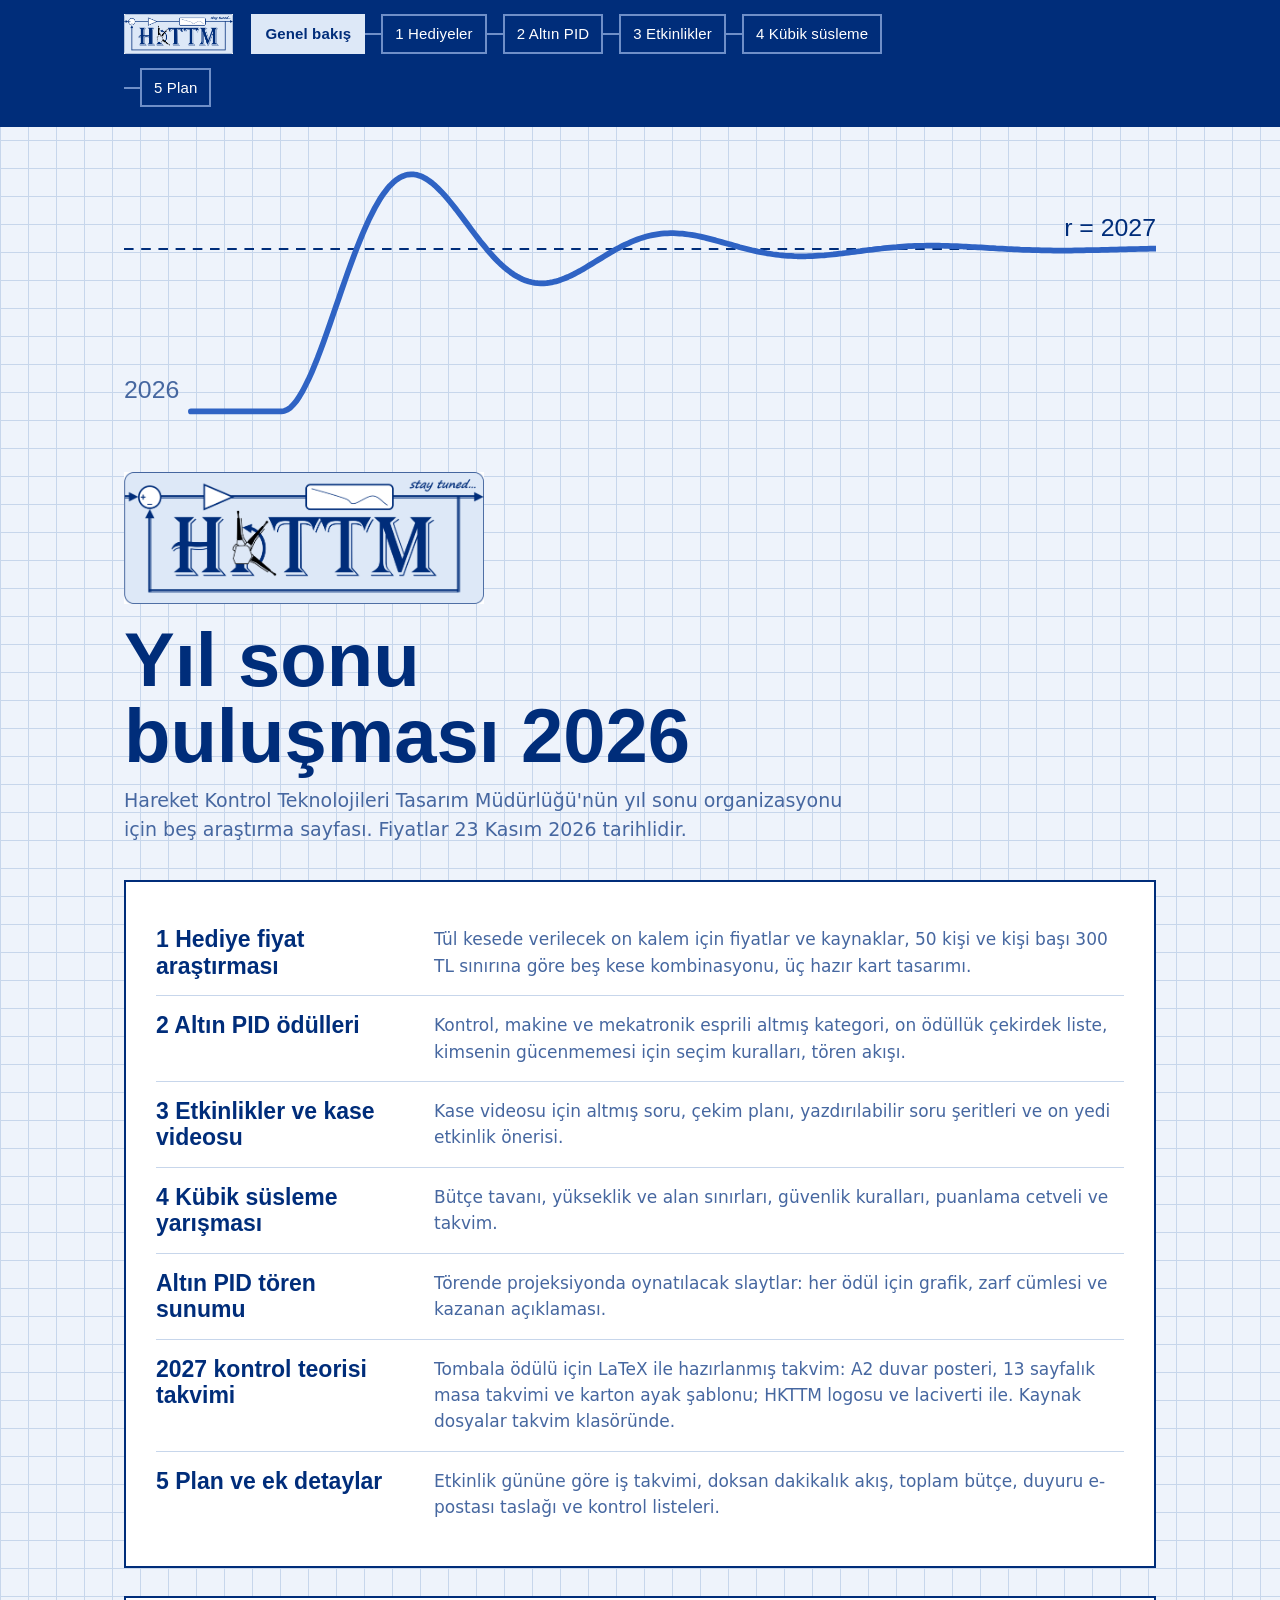
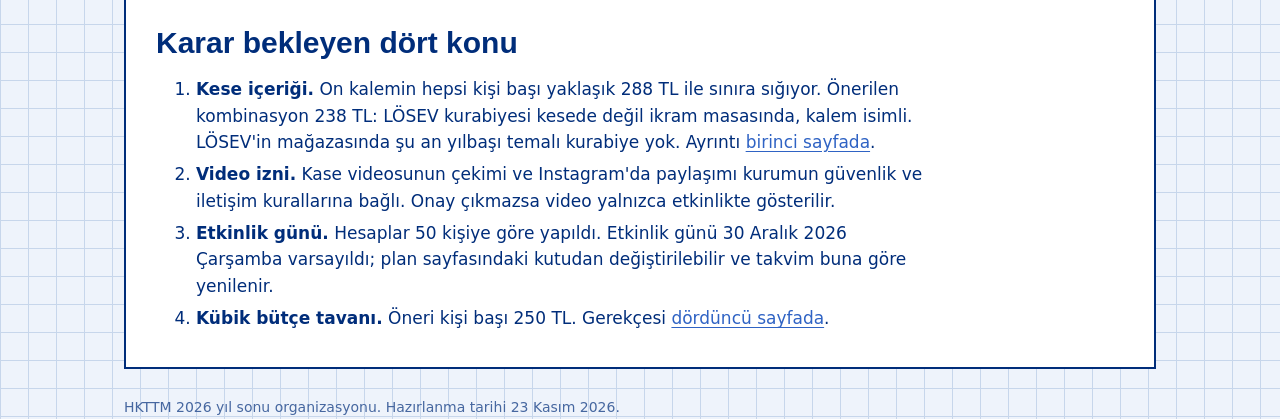
<file: index.html>
<!doctype html>
<html lang="tr">
<head>
<meta charset="utf-8">
<meta name="viewport" content="width=device-width, initial-scale=1">
<title>HKTTM 2026 yıl sonu organizasyonu</title>
<link rel="stylesheet" href="style.css">
<style>
  .hero { padding-top: 36px; padding-bottom: 8px; }
  .hero svg { width: 100%; height: auto; display: block; }
  .hero .curve { stroke-dasharray: 2400; stroke-dashoffset: 2400; animation: ciz 2.6s ease-out 0.2s forwards; }
  @keyframes ciz { to { stroke-dashoffset: 0; } }
  @media (prefers-reduced-motion: reduce) { .hero .curve { stroke-dashoffset: 0; } }
  .hero h1 {
    font-family: var(--head);
    font-size: clamp(38px, 6.4vw, 76px);
    line-height: 1;
    margin: 18px 0 12px;
    max-width: 16ch;
  }
  .hero p { font-size: 19px; color: var(--ink-soft); max-width: 62ch; margin: 0 0 28px; }
  .toc { list-style: none; padding: 0; margin: 0; max-width: none; }
  .toc li { border-top: 1px solid var(--grid); margin: 0; }
  .toc li:first-child { border-top: 0; }
  .toc a {
    display: grid;
    grid-template-columns: 250px 1fr;
    gap: 6px 28px;
    padding: 16px 0;
    text-decoration: none;
    color: var(--ink);
  }
  .toc a:hover b { color: var(--berry); text-decoration: underline; }
  .toc b { font-family: var(--head); font-size: 23px; line-height: 1.15; }
  .toc span { color: var(--ink-soft); }
  @media (max-width: 700px) { .toc a { grid-template-columns: 1fr; } }
</style>
</head>
<body>
<main>
<div class="wrap hero">
  <svg viewBox="0 0 1080 300" role="img" aria-label="2026 seviyesinden 2027 referansına aşım yaparak oturan basamak yanıtı eğrisi">
    <line x1="0" y1="90" x2="1080" y2="90" stroke="#002d7a" stroke-width="2" stroke-dasharray="10 8"/>
    <text x="1080" y="76" text-anchor="end" font-family="Bahnschrift, 'Arial Narrow', sans-serif" font-size="26" fill="#002d7a">r = 2027</text>
    <text x="0" y="246" font-family="Bahnschrift, 'Arial Narrow', sans-serif" font-size="26" fill="#4667a0">2026</text>
    <path id="curve" class="curve" fill="none" stroke="#2f63c4" stroke-width="6" stroke-linecap="round" stroke-linejoin="round"/>
  </svg>
  <img src="HKTTM_final.png" alt="HKTTM logosu" style="display:block;width:min(360px,70%);height:auto;margin:22px 0 4px">
  <h1>Yıl sonu buluşması 2026</h1>
  <p>Hareket Kontrol Teknolojileri Tasarım Müdürlüğü'nün yıl sonu organizasyonu için beş araştırma sayfası. Fiyatlar 23 Kasım 2026 tarihlidir.</p>
</div>

<div class="wrap">
<section>
  <ul class="toc">
    <li><a href="1-hediye.html"><b>1 Hediye fiyat araştırması</b><span>Tül kesede verilecek on kalem için fiyatlar ve kaynaklar, 50 kişi ve kişi başı 300 TL sınırına göre beş kese kombinasyonu, üç hazır kart tasarımı.</span></a></li>
    <li><a href="2-altin-pid.html"><b>2 Altın PID ödülleri</b><span>Kontrol, makine ve mekatronik esprili altmış kategori, on ödüllük çekirdek liste, kimsenin gücenmemesi için seçim kuralları, tören akışı.</span></a></li>
    <li><a href="3-etkinlikler.html"><b>3 Etkinlikler ve kase videosu</b><span>Kase videosu için altmış soru, çekim planı, yazdırılabilir soru şeritleri ve on yedi etkinlik önerisi.</span></a></li>
    <li><a href="4-kubik-susleme.html"><b>4 Kübik süsleme yarışması</b><span>Bütçe tavanı, yükseklik ve alan sınırları, güvenlik kuralları, puanlama cetveli ve takvim.</span></a></li>
    <li><a href="altin-pid-sunum.html"><b>Altın PID tören sunumu</b><span>Törende projeksiyonda oynatılacak slaytlar: her ödül için grafik, zarf cümlesi ve kazanan açıklaması.</span></a></li>
    <li><a href="takvim/takvim-poster.pdf"><b>2027 kontrol teorisi takvimi</b><span>Tombala ödülü için LaTeX ile hazırlanmış takvim: A2 duvar posteri, 13 sayfalık masa takvimi ve karton ayak şablonu; HKTTM logosu ve laciverti ile. Kaynak dosyalar takvim klasöründe.</span></a></li>
    <li><a href="5-ek-detaylar.html"><b>5 Plan ve ek detaylar</b><span>Etkinlik gününe göre iş takvimi, doksan dakikalık akış, toplam bütçe, duyuru e-postası taslağı ve kontrol listeleri.</span></a></li>
  </ul>
</section>

<section>
  <h2>Karar bekleyen dört konu</h2>
  <ol>
    <li><b>Kese içeriği.</b> On kalemin hepsi kişi başı yaklaşık 288 TL ile sınıra sığıyor. Önerilen kombinasyon 238 TL: LÖSEV kurabiyesi kesede değil ikram masasında, kalem isimli. LÖSEV'in mağazasında şu an yılbaşı temalı kurabiye yok. Ayrıntı <a href="1-hediye.html">birinci sayfada</a>.</li>
    <li><b>Video izni.</b> Kase videosunun çekimi ve Instagram'da paylaşımı kurumun güvenlik ve iletişim kurallarına bağlı. Onay çıkmazsa video yalnızca etkinlikte gösterilir.</li>
    <li><b>Etkinlik günü.</b> Hesaplar 50 kişiye göre yapıldı. Etkinlik günü 30 Aralık 2026 Çarşamba varsayıldı; plan sayfasındaki kutudan değiştirilebilir ve takvim buna göre yenilenir.</li>
    <li><b>Kübik bütçe tavanı.</b> Öneri kişi başı 250 TL. Gerekçesi <a href="4-kubik-susleme.html">dördüncü sayfada</a>.</li>
  </ol>
</section>
</div>
</main>
<footer class="wrap">HKTTM 2026 yıl sonu organizasyonu. Hazırlanma tarihi 23 Kasım 2026.</footer>

<script src="common.js"></script>
<script>
(function () {
  var z = 0.24, w = 1.5, wd = w * Math.sqrt(1 - z * z), t0 = 1.5, T = 16, d = "";
  for (var i = 0; i <= 320; i++) {
    var t = (i / 320) * T, y = 0;
    if (t > t0) {
      var s = t - t0;
      y = 1 - Math.exp(-z * w * s) * (Math.cos(wd * s) + (z / Math.sqrt(1 - z * z)) * Math.sin(wd * s));
    }
    d += (i ? "L" : "M") + (70 + (1010 * t) / T).toFixed(1) + " " + (260 - 170 * y).toFixed(1);
  }
  document.getElementById("curve").setAttribute("d", d);
})();
</script>
</body>
</html>
</file>
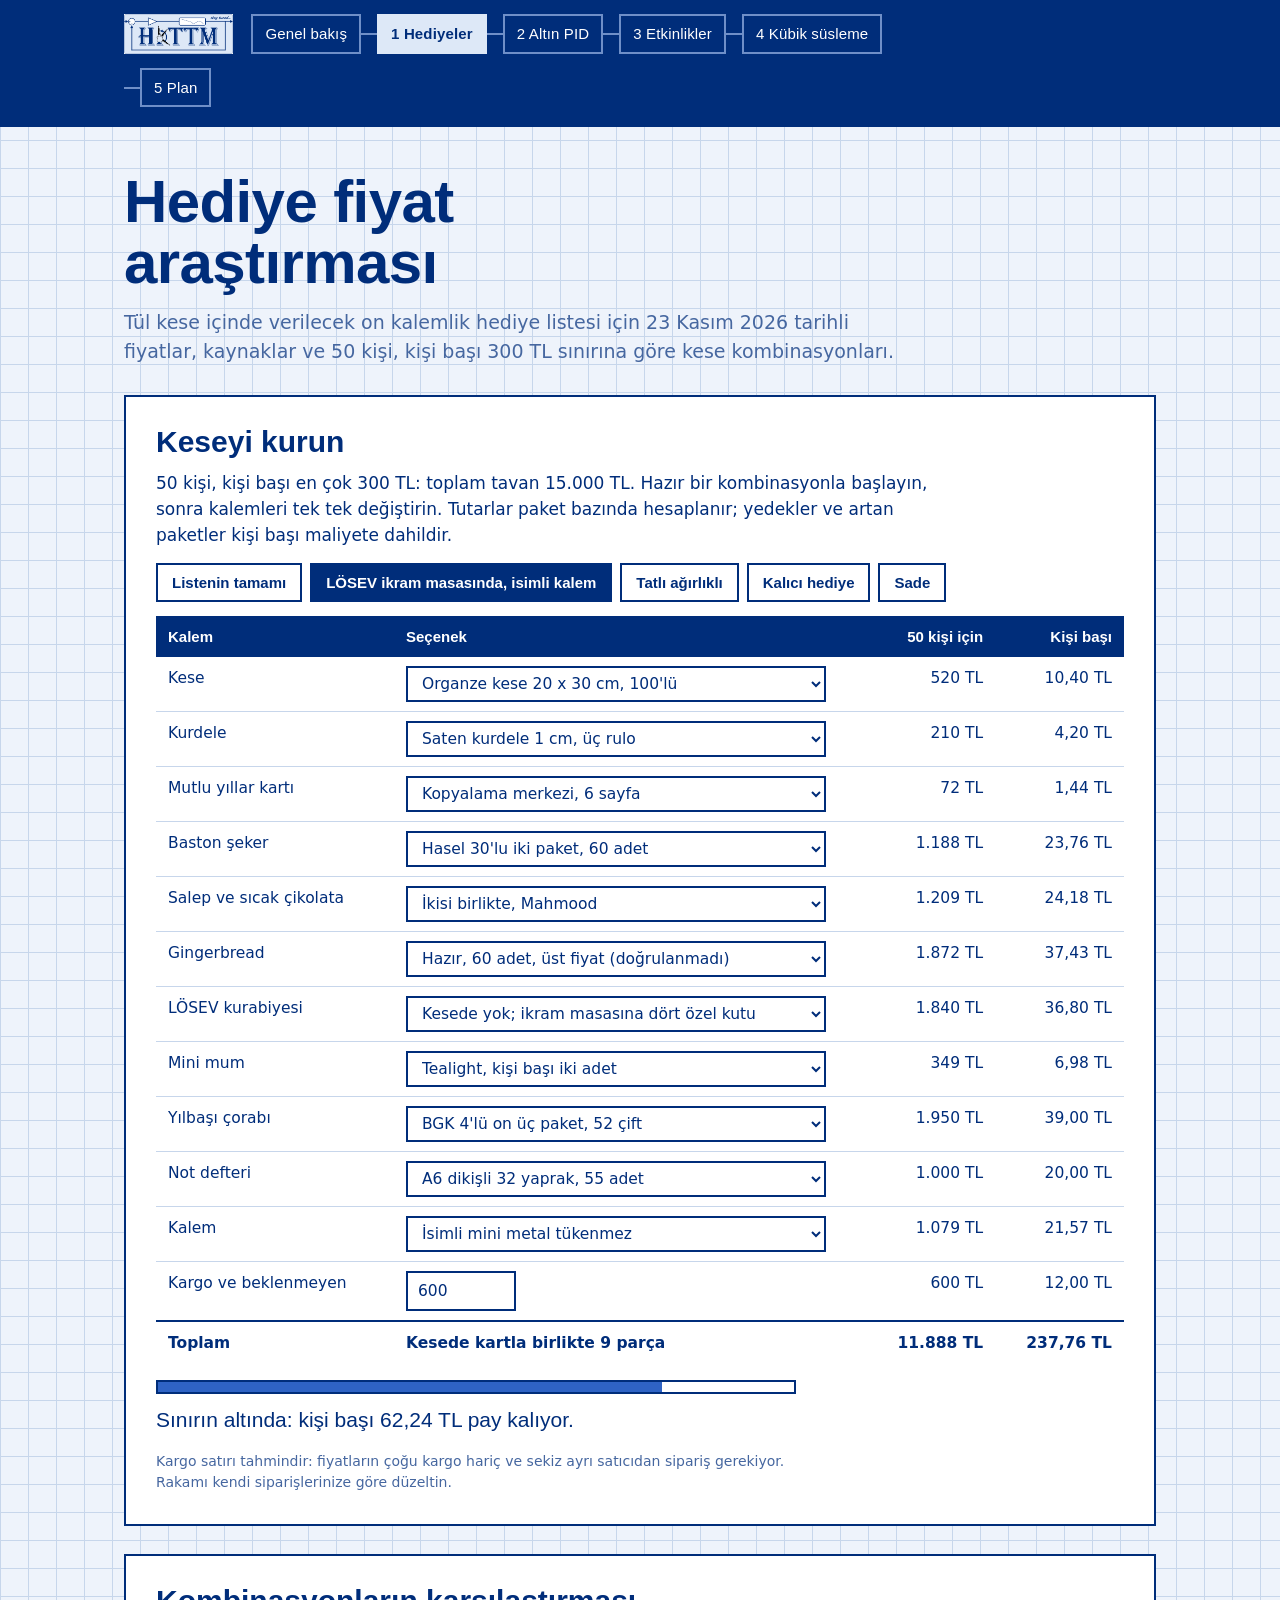
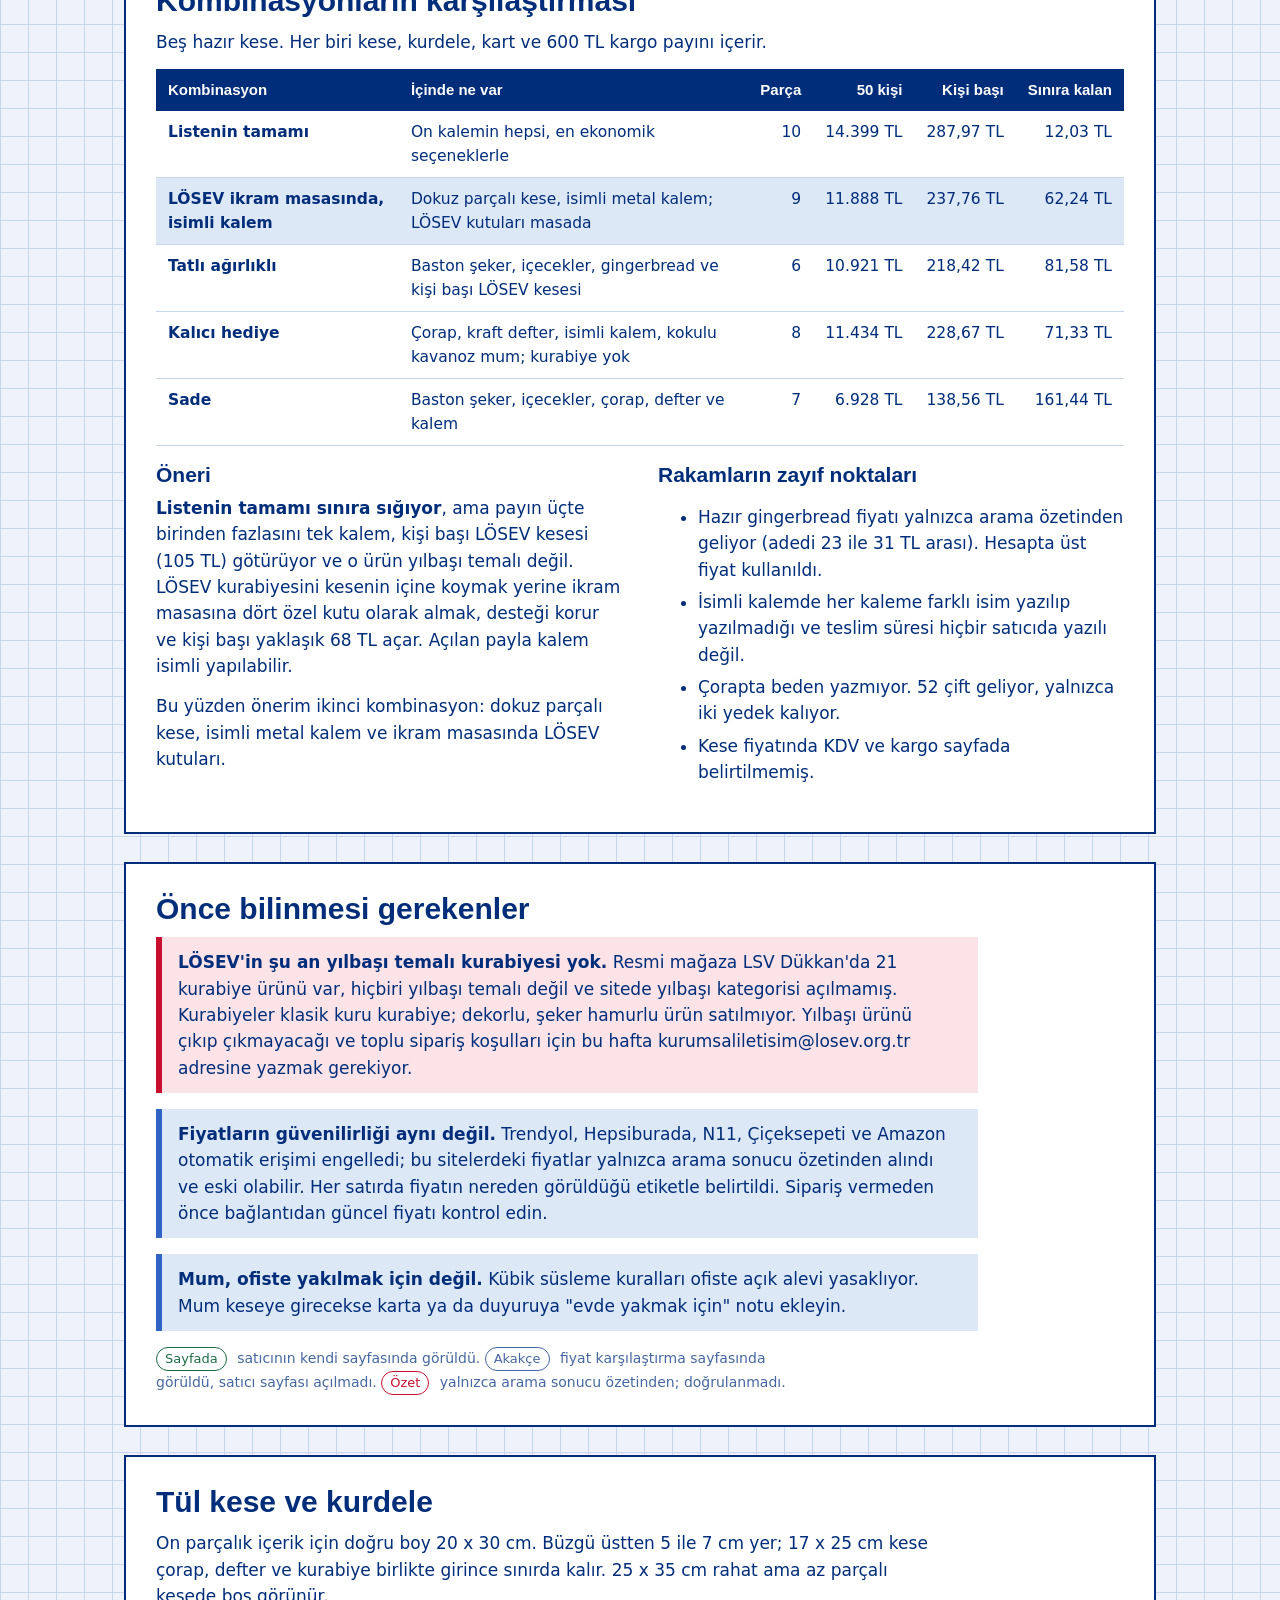
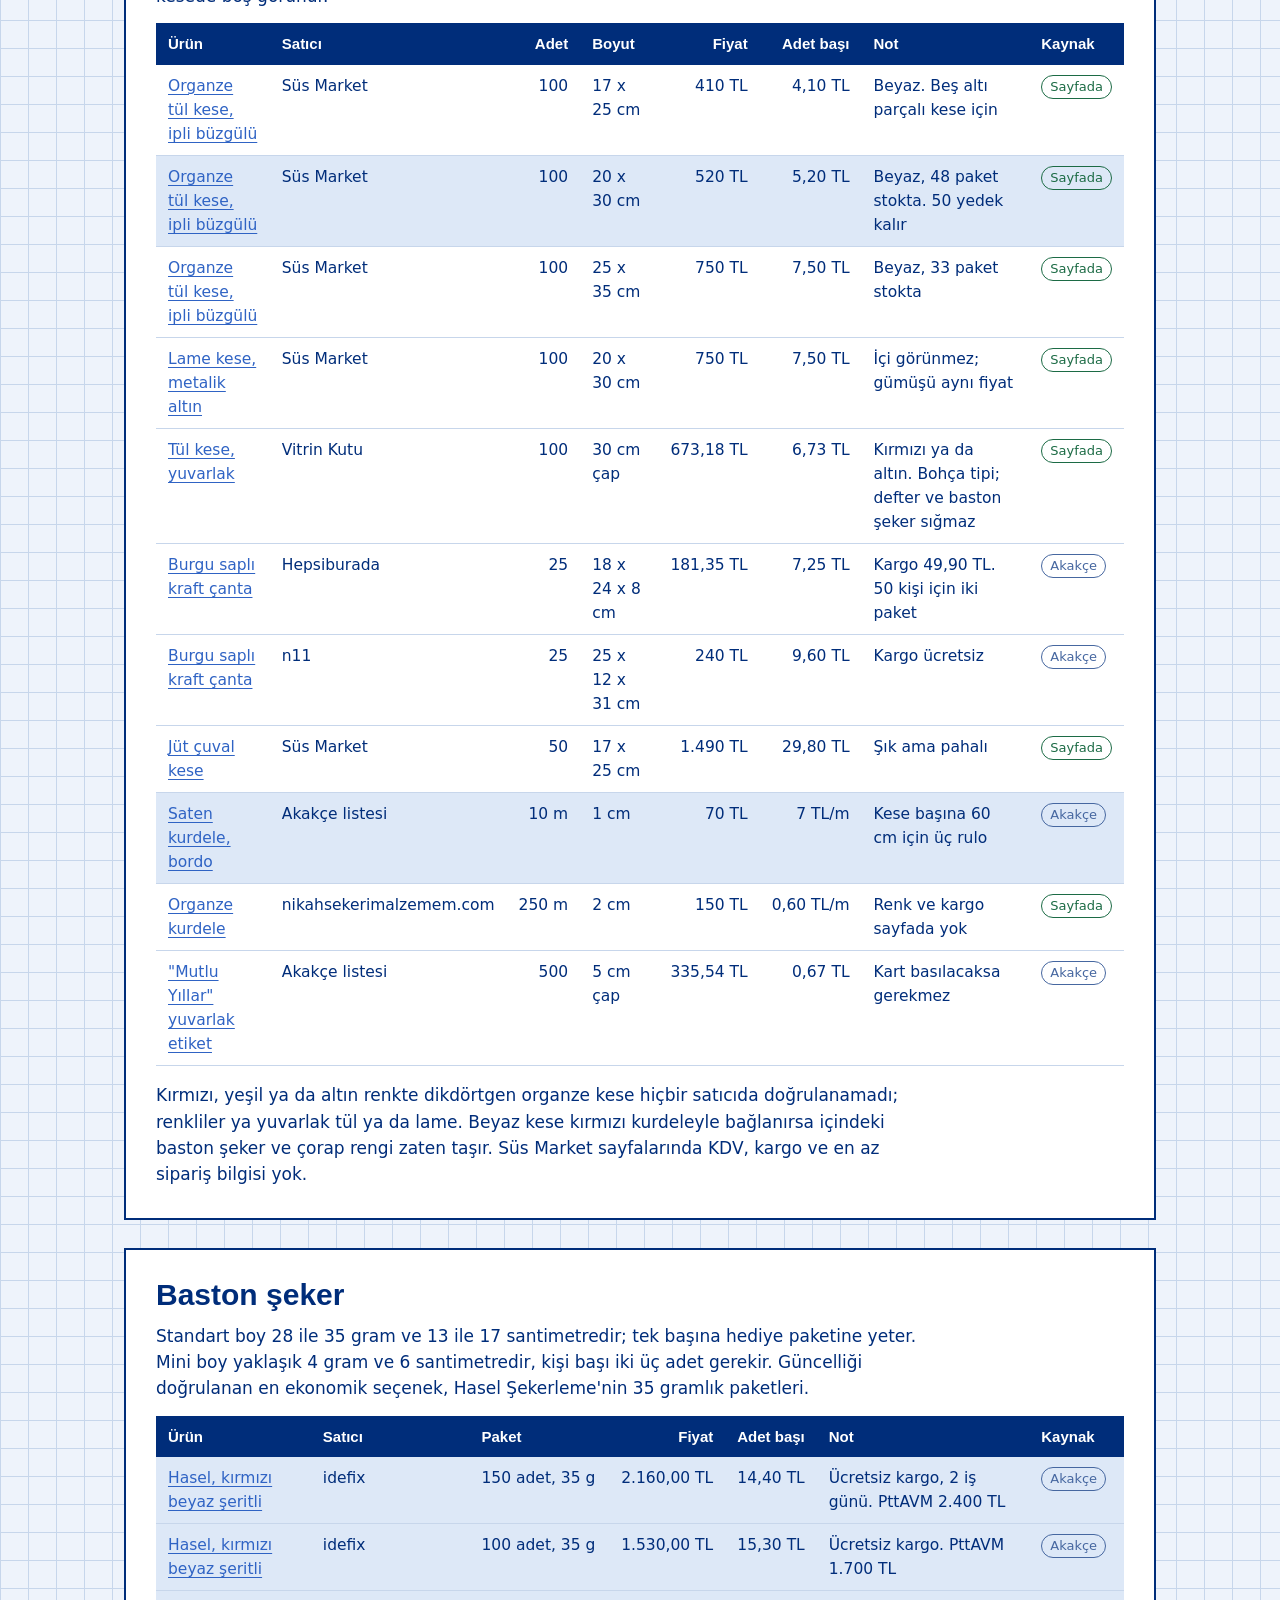
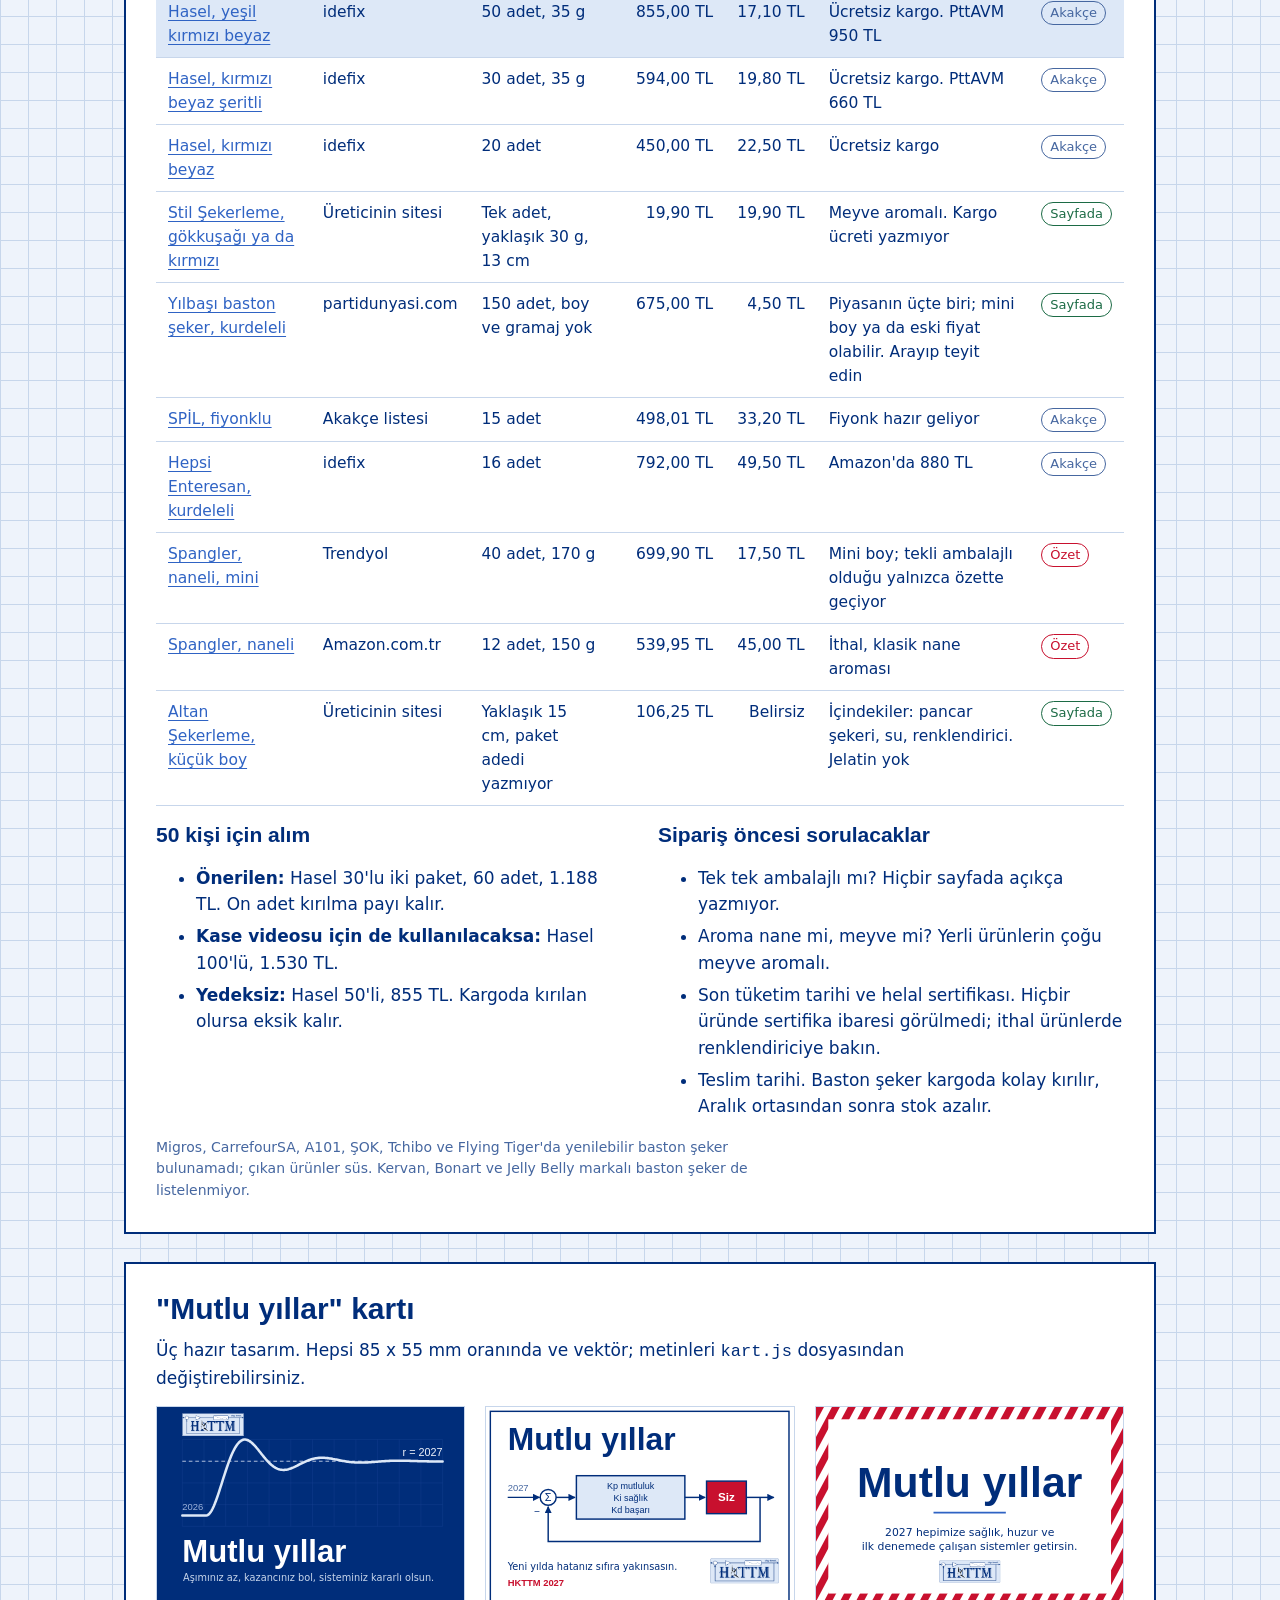
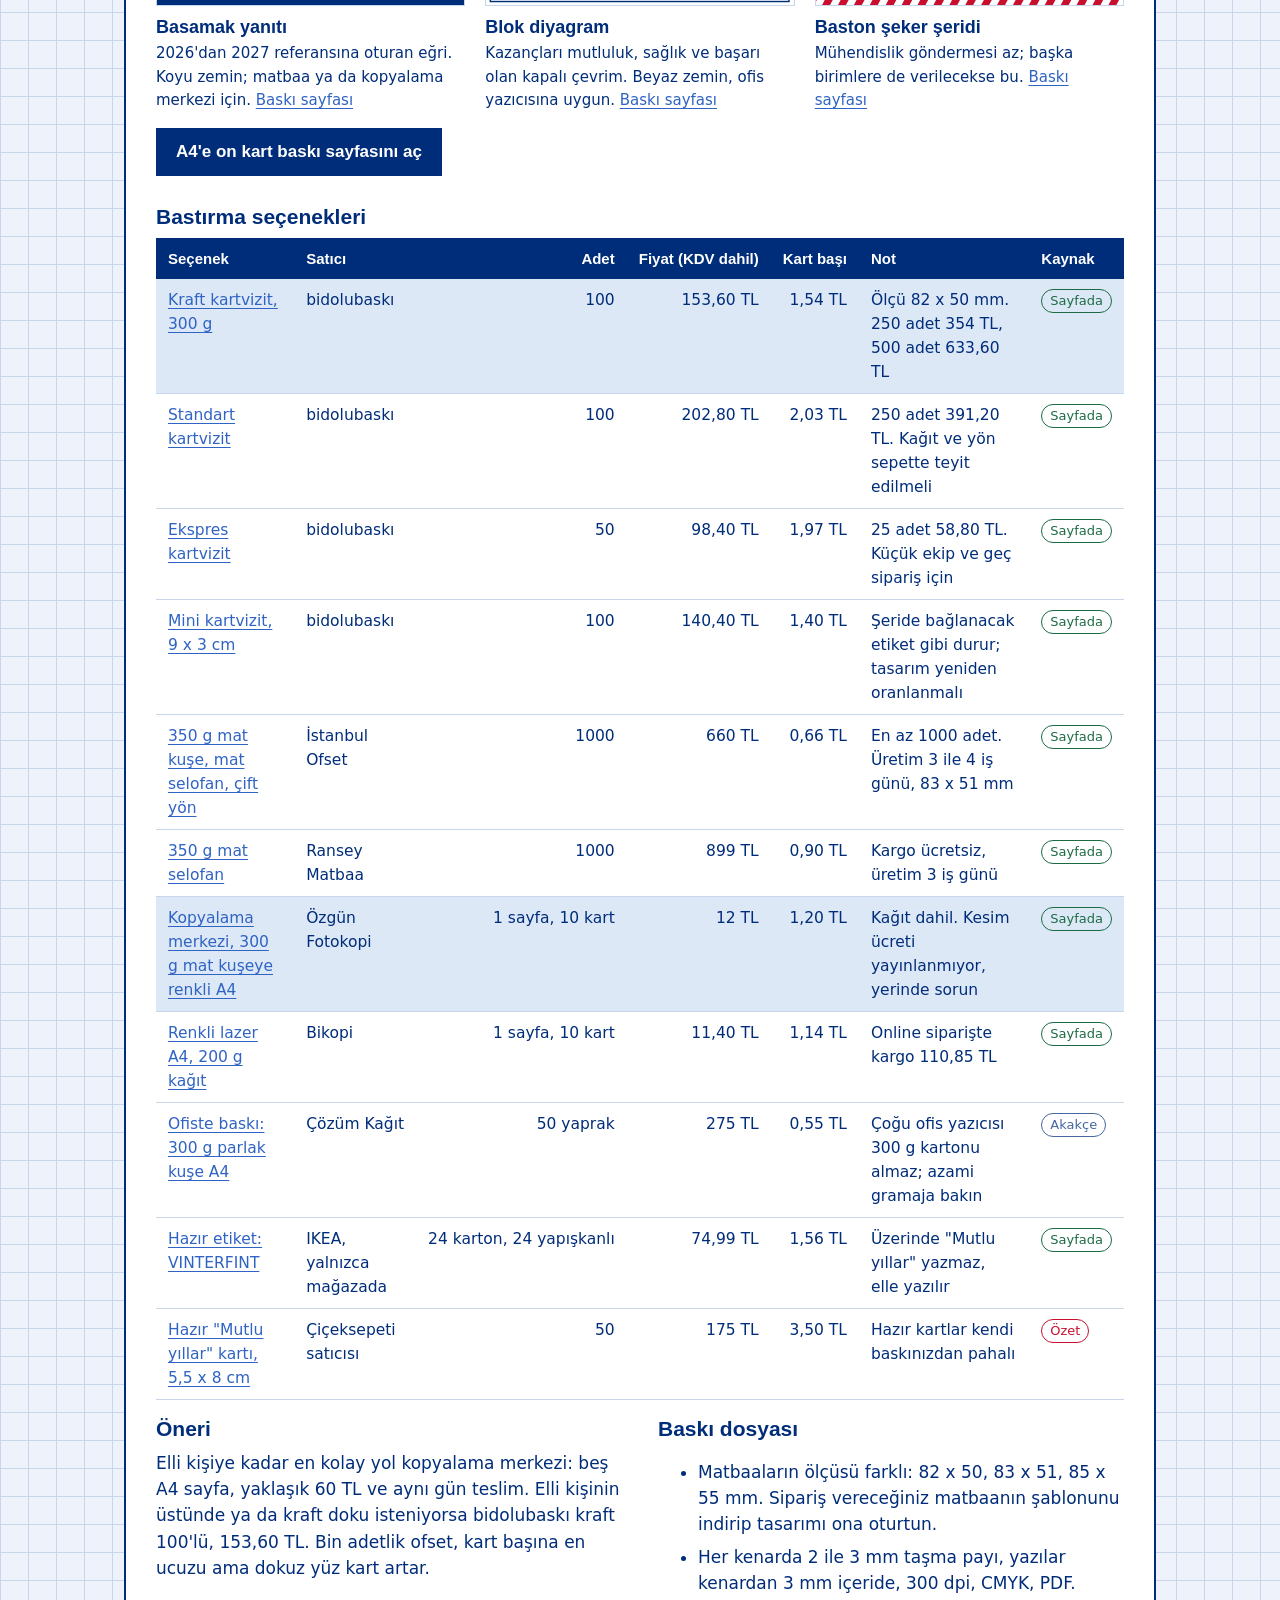
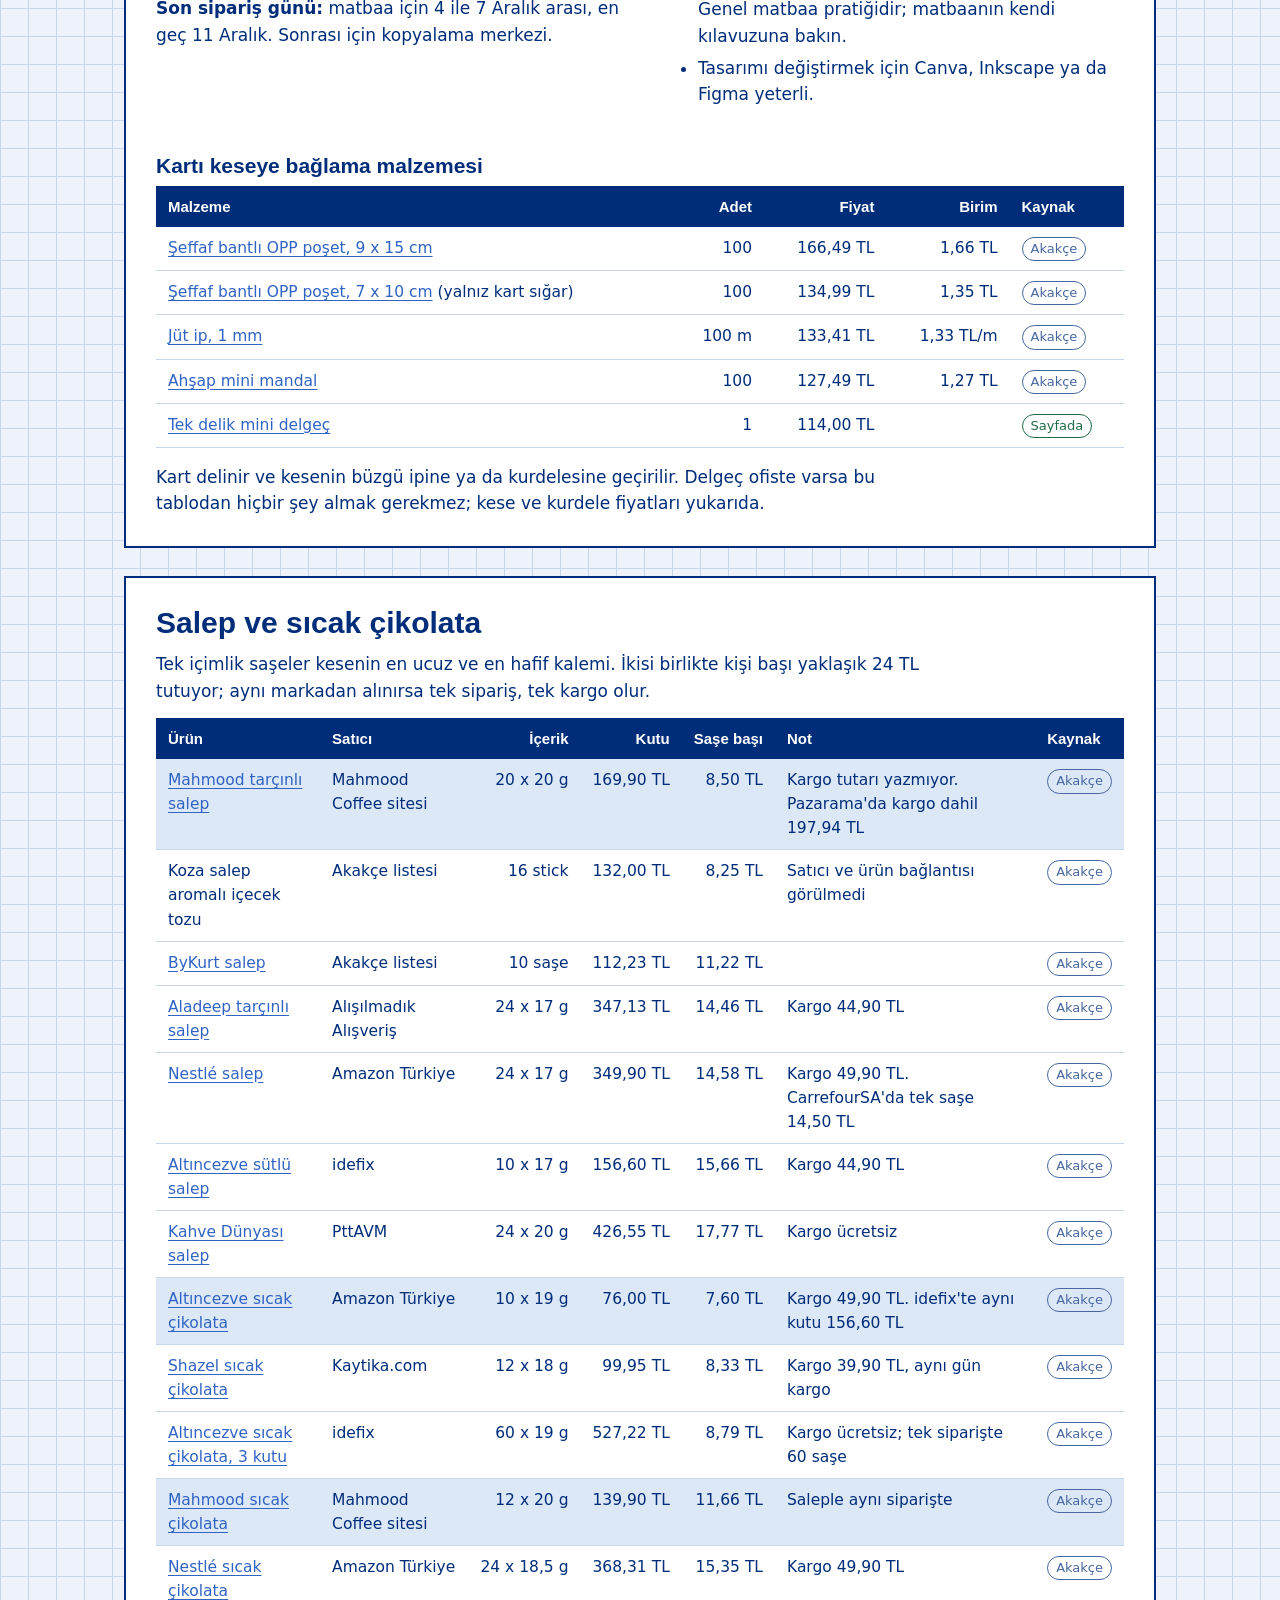
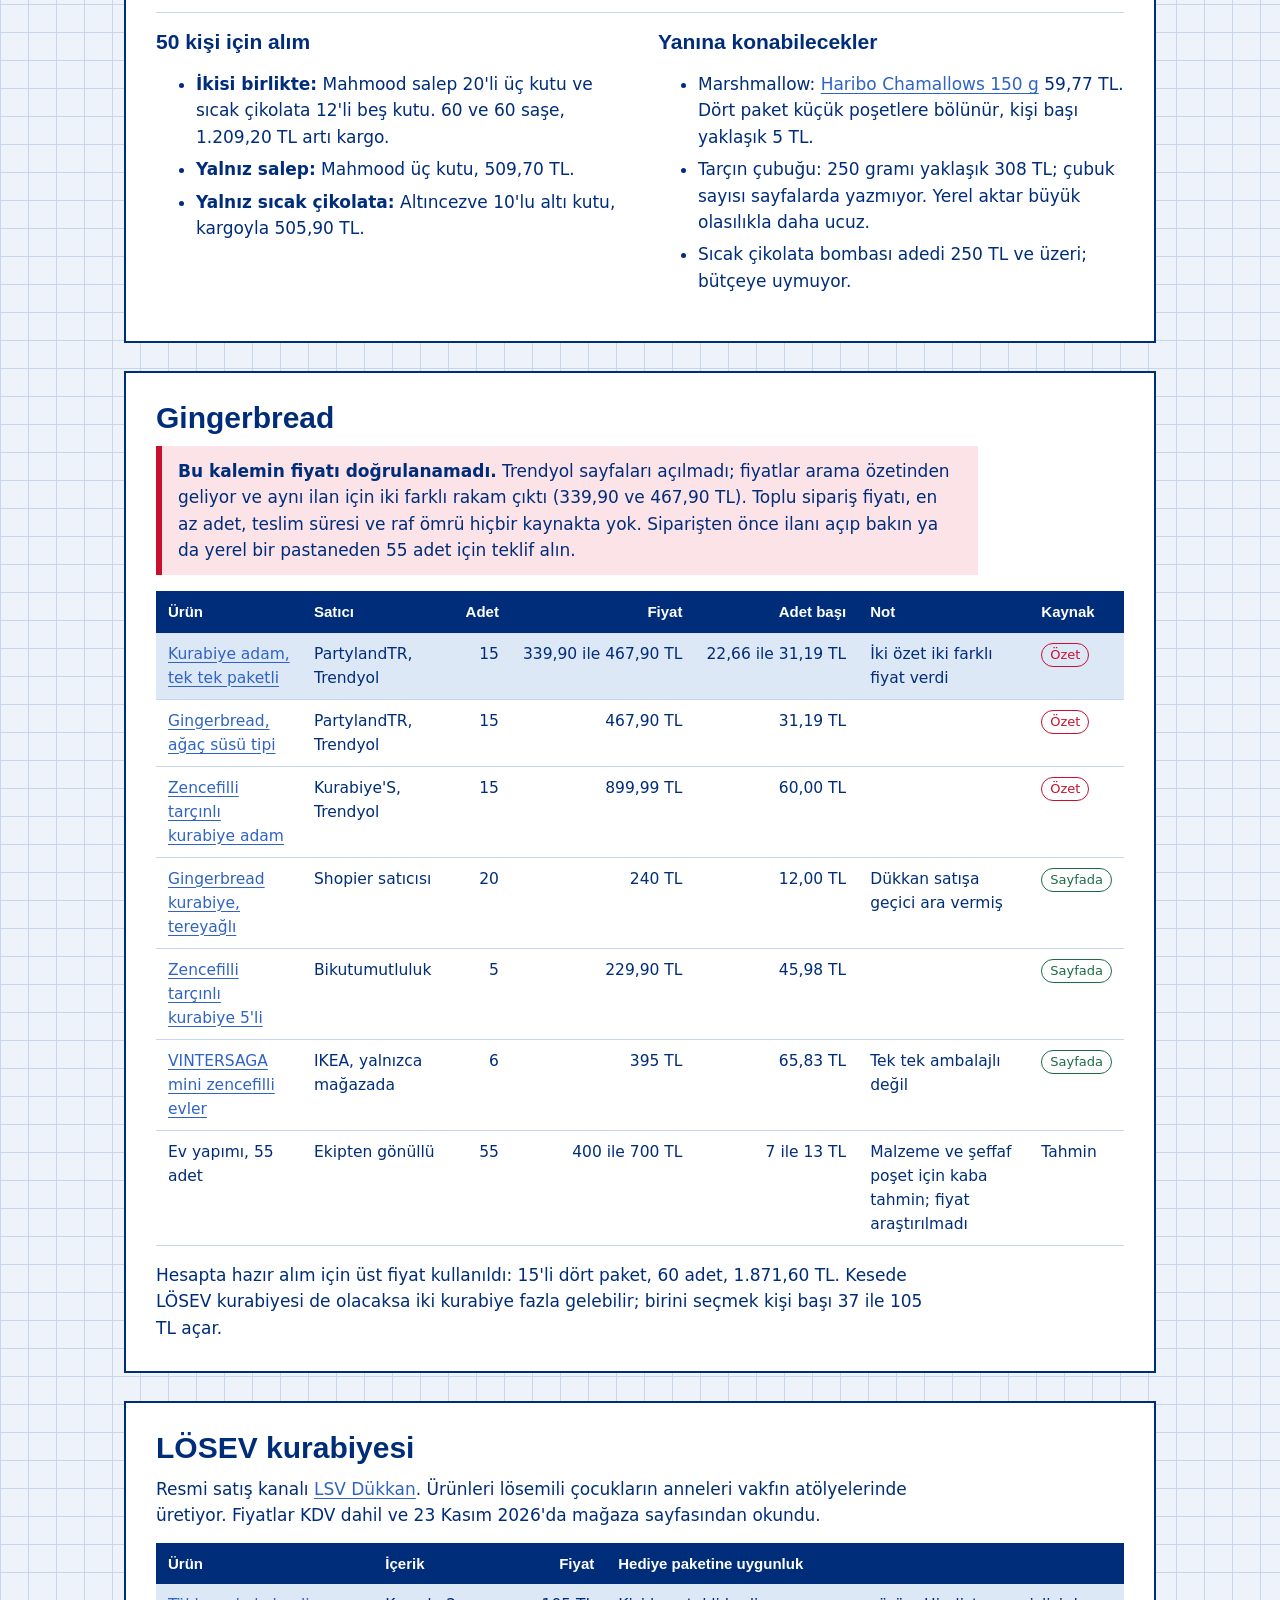
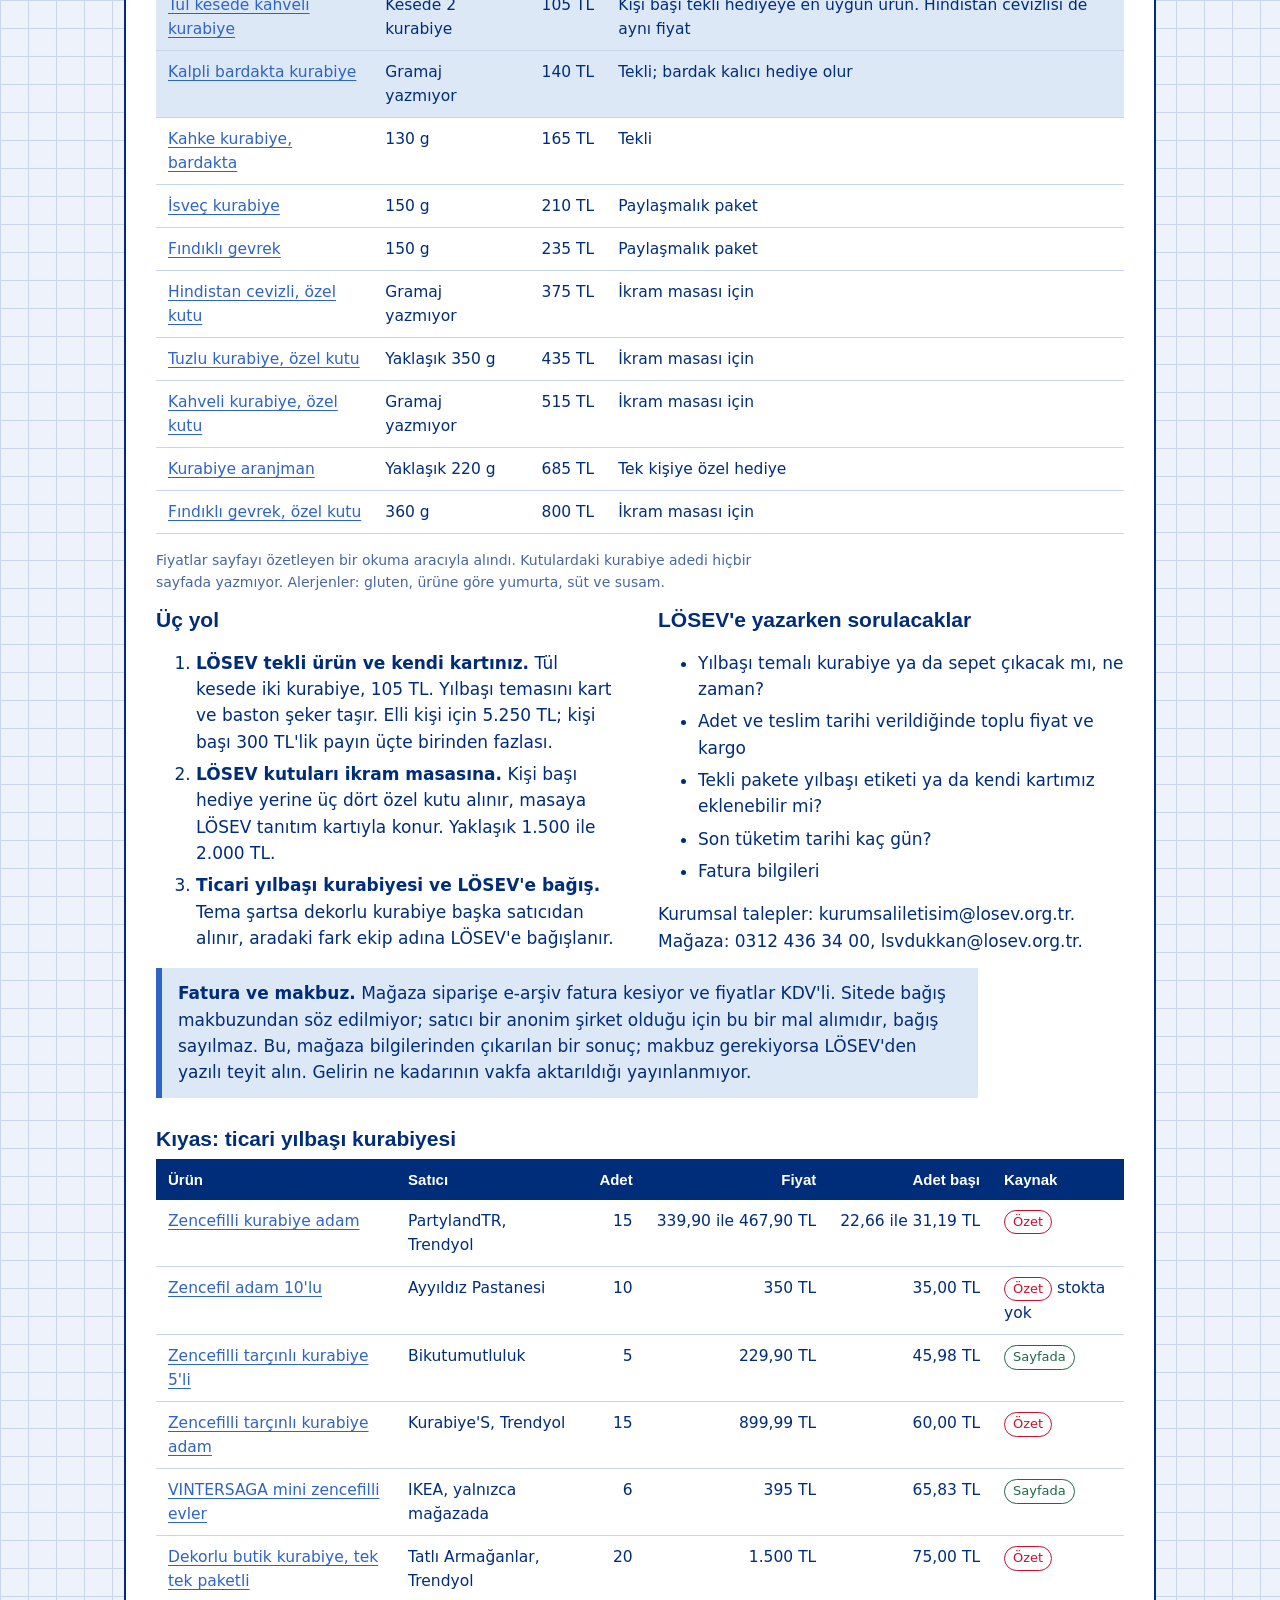
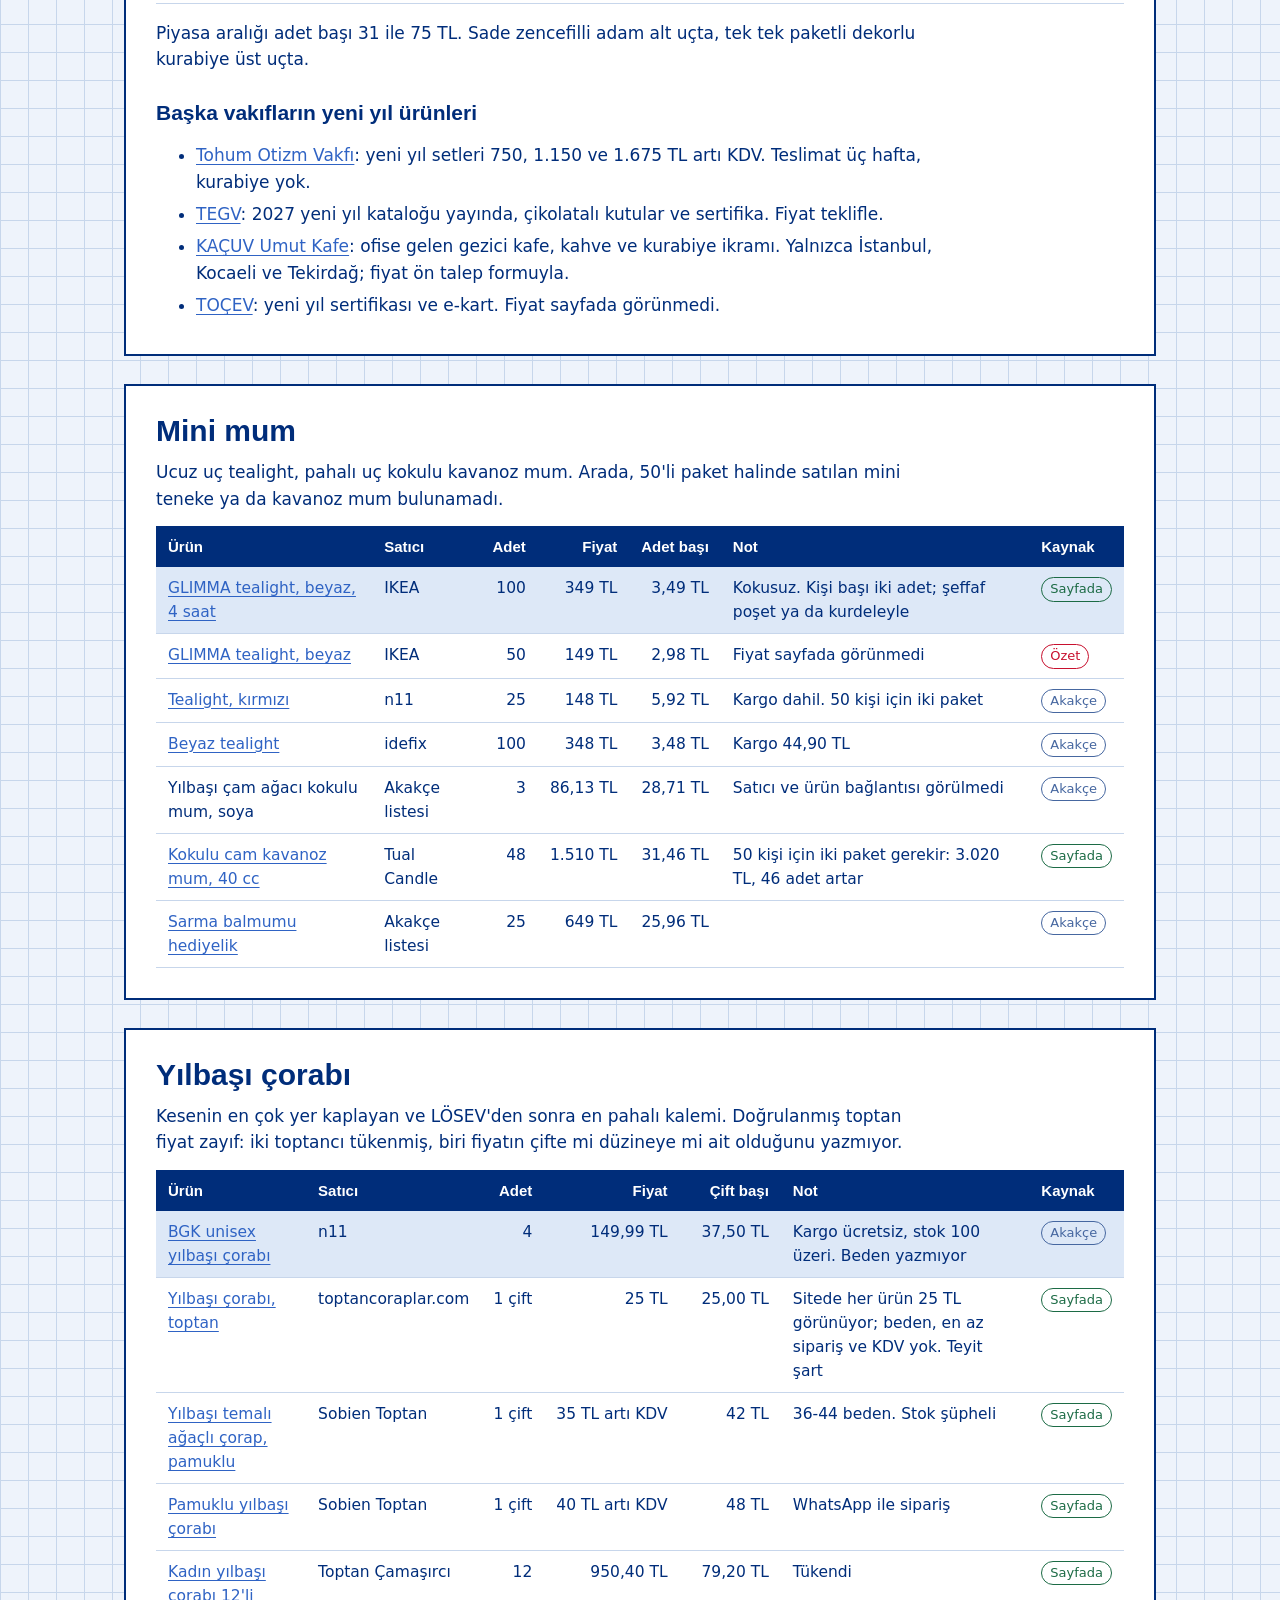
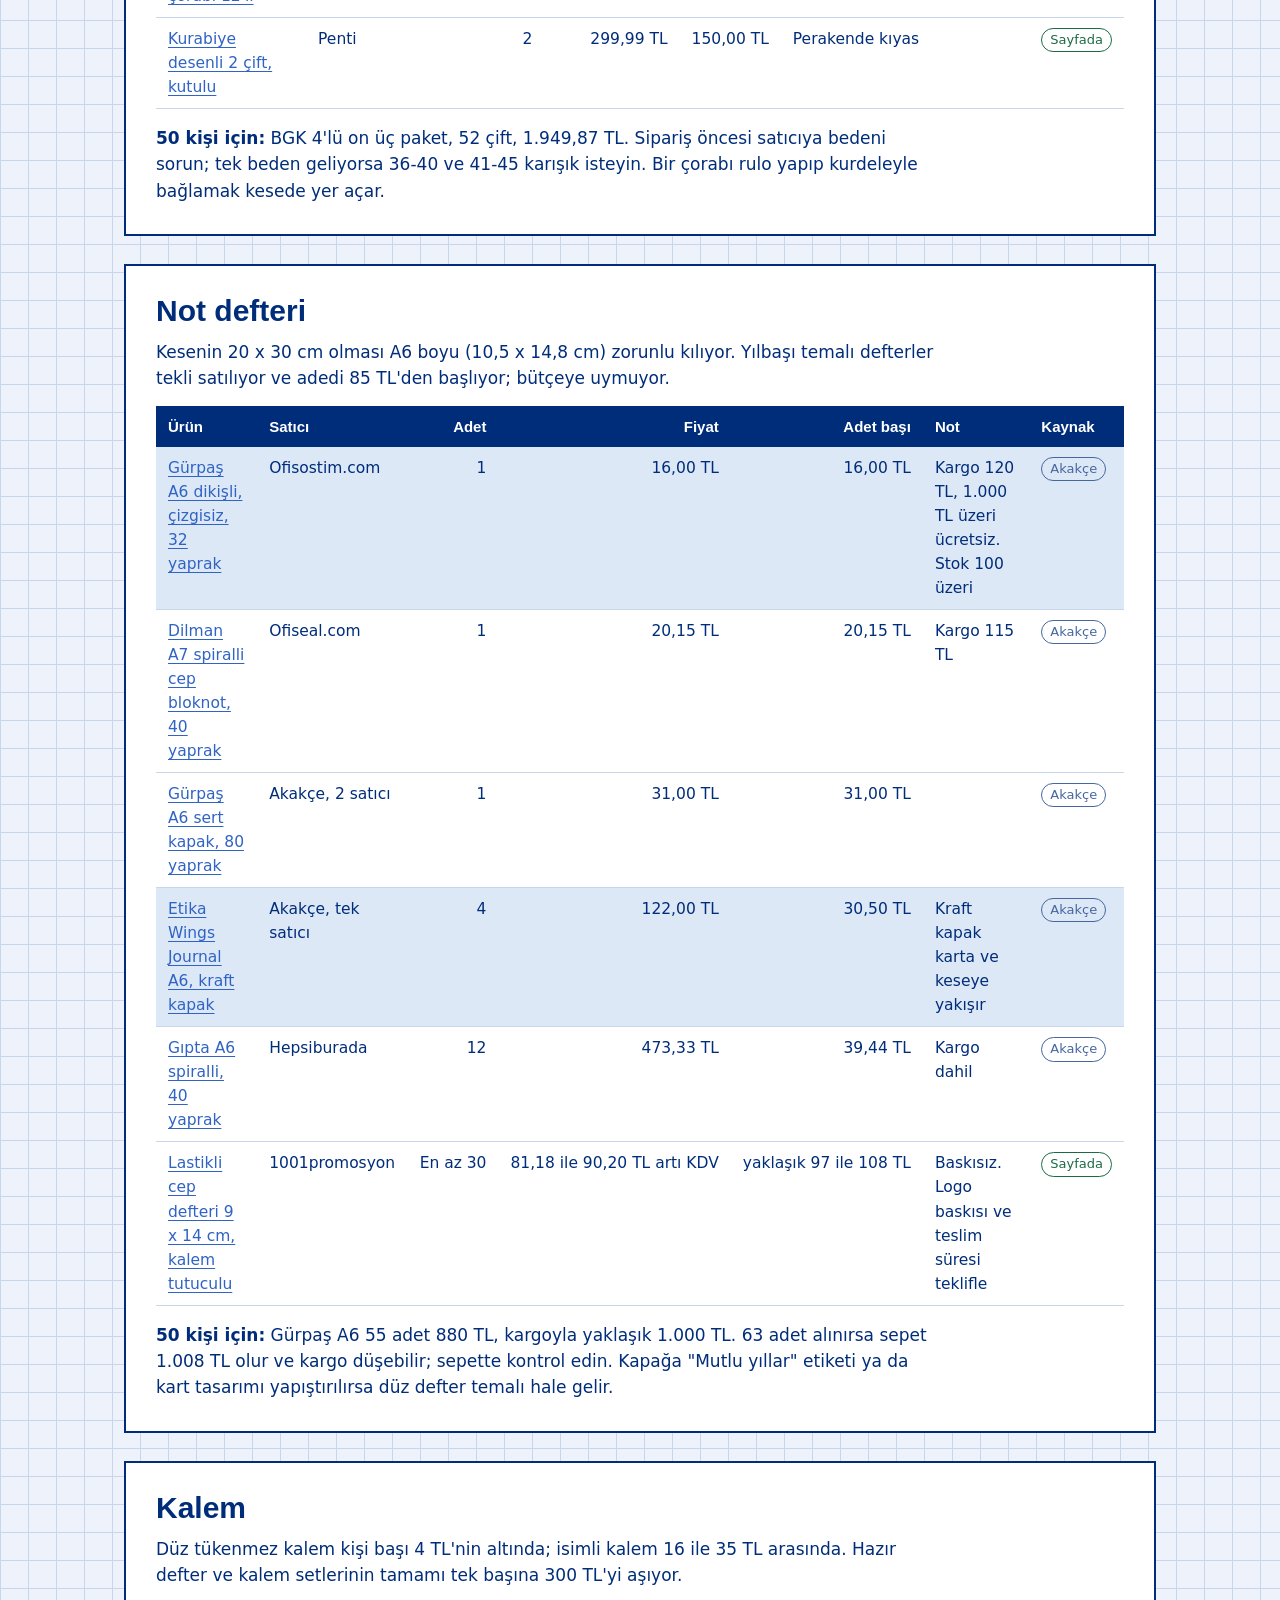
<file: 1-hediye.html>
<!doctype html>
<html lang="tr">
<head>
<meta charset="utf-8">
<meta name="viewport" content="width=device-width, initial-scale=1">
<title>Hediye fiyat araştırması: baston şeker, kart, LÖSEV kurabiyesi</title>
<link rel="stylesheet" href="style.css">
<style>
  .cards { display: grid; grid-template-columns: repeat(auto-fit, minmax(270px, 1fr)); gap: 20px; margin: 0 0 16px; }
  .cards figure { margin: 0; }
  .cards svg { width: 100%; height: auto; display: block; border: 1px solid var(--grid); }
  .cards figcaption { font-size: 15px; padding-top: 8px; }
  .cards figcaption b { font-family: var(--head); font-size: 18px; display: block; }
  .sum td:last-child { font-weight: 700; }
  .legend .tag { margin-right: 6px; }
  .presets { display: flex; flex-wrap: wrap; gap: 8px; margin: 0 0 14px; }
  .presets button { padding: 6px 14px; font-size: 15px; }
  .presets button[aria-pressed="false"] { background: #fff; color: var(--ink); }
  .build select { width: 100%; max-width: 420px; margin: 0; }
  .build input { width: 110px; margin: 0; }
  .build tr.off td { color: #8a9bb8; }
  .meter { height: 14px; border: 2px solid var(--ink); background: #fff; margin: 0 0 10px; max-width: 640px; }
  .meter div { height: 100%; background: var(--accent); width: 0; }
  .meter div.over { background: var(--berry); }
  #bMsg { font-family: var(--head); font-size: 21px; }
</style>
</head>
<body>
<main>
<header class="top wrap">
  <h1>Hediye fiyat araştırması</h1>
  <p>Tül kese içinde verilecek on kalemlik hediye listesi için 23 Kasım 2026 tarihli fiyatlar, kaynaklar ve 50 kişi, kişi başı 300 TL sınırına göre kese kombinasyonları.</p>
</header>

<div class="wrap">

<section>
  <h2>Keseyi kurun</h2>
  <p>50 kişi, kişi başı en çok 300 TL: toplam tavan 15.000 TL. Hazır bir kombinasyonla başlayın, sonra kalemleri tek tek değiştirin. Tutarlar paket bazında hesaplanır; yedekler ve artan paketler kişi başı maliyete dahildir.</p>
  <div class="presets no-print" id="presets"></div>
  <div class="scroll">
  <table class="build">
    <thead><tr><th>Kalem</th><th>Seçenek</th><th class="num">50 kişi için</th><th class="num">Kişi başı</th></tr></thead>
    <tbody id="buildBody"></tbody>
    <tfoot>
      <tr><td>Toplam</td><td id="bNote"></td><td class="num" id="bTot"></td><td class="num" id="bPer"></td></tr>
    </tfoot>
  </table>
  </div>
  <div class="meter" aria-hidden="true"><div id="bBar"></div></div>
  <p id="bMsg" aria-live="polite"></p>
  <p class="small">Kargo satırı tahmindir: fiyatların çoğu kargo hariç ve sekiz ayrı satıcıdan sipariş gerekiyor. Rakamı kendi siparişlerinize göre düzeltin.</p>
</section>

<section>
  <h2>Kombinasyonların karşılaştırması</h2>
  <p>Beş hazır kese. Her biri kese, kurdele, kart ve 600 TL kargo payını içerir.</p>
  <div class="scroll">
  <table>
    <thead><tr><th>Kombinasyon</th><th>İçinde ne var</th><th class="num">Parça</th><th class="num">50 kişi</th><th class="num">Kişi başı</th><th class="num">Sınıra kalan</th></tr></thead>
    <tbody id="cmpBody"></tbody>
  </table>
  </div>
  <div class="cols">
    <div>
      <h3>Öneri</h3>
      <p><b>Listenin tamamı sınıra sığıyor</b>, ama payın üçte birinden fazlasını tek kalem, kişi başı LÖSEV kesesi (105 TL) götürüyor ve o ürün yılbaşı temalı değil. LÖSEV kurabiyesini kesenin içine koymak yerine ikram masasına dört özel kutu olarak almak, desteği korur ve kişi başı yaklaşık 68 TL açar. Açılan payla kalem isimli yapılabilir.</p>
      <p>Bu yüzden önerim ikinci kombinasyon: dokuz parçalı kese, isimli metal kalem ve ikram masasında LÖSEV kutuları.</p>
    </div>
    <div>
      <h3>Rakamların zayıf noktaları</h3>
      <ul>
        <li>Hazır gingerbread fiyatı yalnızca arama özetinden geliyor (adedi 23 ile 31 TL arası). Hesapta üst fiyat kullanıldı.</li>
        <li>İsimli kalemde her kaleme farklı isim yazılıp yazılmadığı ve teslim süresi hiçbir satıcıda yazılı değil.</li>
        <li>Çorapta beden yazmıyor. 52 çift geliyor, yalnızca iki yedek kalıyor.</li>
        <li>Kese fiyatında KDV ve kargo sayfada belirtilmemiş.</li>
      </ul>
    </div>
  </div>
</section>

<section>
  <h2>Önce bilinmesi gerekenler</h2>
  <div class="note warn">
    <p><b>LÖSEV'in şu an yılbaşı temalı kurabiyesi yok.</b> Resmi mağaza LSV Dükkan'da 21 kurabiye ürünü var, hiçbiri yılbaşı temalı değil ve sitede yılbaşı kategorisi açılmamış. Kurabiyeler klasik kuru kurabiye; dekorlu, şeker hamurlu ürün satılmıyor. Yılbaşı ürünü çıkıp çıkmayacağı ve toplu sipariş koşulları için bu hafta kurumsaliletisim@losev.org.tr adresine yazmak gerekiyor.</p>
  </div>
  <div class="note">
    <p><b>Fiyatların güvenilirliği aynı değil.</b> Trendyol, Hepsiburada, N11, Çiçeksepeti ve Amazon otomatik erişimi engelledi; bu sitelerdeki fiyatlar yalnızca arama sonucu özetinden alındı ve eski olabilir. Her satırda fiyatın nereden görüldüğü etiketle belirtildi. Sipariş vermeden önce bağlantıdan güncel fiyatı kontrol edin.</p>
  </div>
  <div class="note">
    <p><b>Mum, ofiste yakılmak için değil.</b> Kübik süsleme kuralları ofiste açık alevi yasaklıyor. Mum keseye girecekse karta ya da duyuruya "evde yakmak için" notu ekleyin.</p>
  </div>
  <p class="legend small">
    <span class="tag ok">Sayfada</span> satıcının kendi sayfasında görüldü.
    <span class="tag">Akakçe</span> fiyat karşılaştırma sayfasında görüldü, satıcı sayfası açılmadı.
    <span class="tag q">Özet</span> yalnızca arama sonucu özetinden; doğrulanmadı.
  </p>
</section>

<section>
  <h2>Tül kese ve kurdele</h2>
  <p>On parçalık içerik için doğru boy 20 x 30 cm. Büzgü üstten 5 ile 7 cm yer; 17 x 25 cm kese çorap, defter ve kurabiye birlikte girince sınırda kalır. 25 x 35 cm rahat ama az parçalı kesede boş görünür.</p>
  <div class="scroll">
  <table>
    <thead><tr><th>Ürün</th><th>Satıcı</th><th class="num">Adet</th><th>Boyut</th><th class="num">Fiyat</th><th class="num">Adet başı</th><th>Not</th><th>Kaynak</th></tr></thead>
    <tbody>
      <tr><td><a href="https://susmarket.com/organze-tul-kese-ipli-buzgulu-kese-beyaz-17x25-cm-100-adet/">Organze tül kese, ipli büzgülü</a></td><td>Süs Market</td><td class="num">100</td><td>17 x 25 cm</td><td class="num">410 TL</td><td class="num">4,10 TL</td><td>Beyaz. Beş altı parçalı kese için</td><td><span class="tag ok">Sayfada</span></td></tr>
      <tr class="pick"><td><a href="https://susmarket.com/organze-tul-kese-ipli-buzgulu-kese-beyaz-20x30-cm-100-adet/">Organze tül kese, ipli büzgülü</a></td><td>Süs Market</td><td class="num">100</td><td>20 x 30 cm</td><td class="num">520 TL</td><td class="num">5,20 TL</td><td>Beyaz, 48 paket stokta. 50 yedek kalır</td><td><span class="tag ok">Sayfada</span></td></tr>
      <tr><td><a href="https://susmarket.com/organze-tul-kese-ipli-buzgulu-kese-beyaz-25x35-cm-100-adet/">Organze tül kese, ipli büzgülü</a></td><td>Süs Market</td><td class="num">100</td><td>25 x 35 cm</td><td class="num">750 TL</td><td class="num">7,50 TL</td><td>Beyaz, 33 paket stokta</td><td><span class="tag ok">Sayfada</span></td></tr>
      <tr><td><a href="https://susmarket.com/lame-kese-metalik-gold-kese-20x30-cm-100-adet/">Lame kese, metalik altın</a></td><td>Süs Market</td><td class="num">100</td><td>20 x 30 cm</td><td class="num">750 TL</td><td class="num">7,50 TL</td><td>İçi görünmez; gümüşü aynı fiyat</td><td><span class="tag ok">Sayfada</span></td></tr>
      <tr><td><a href="https://www.vitrinkutu.com/tul-kese-hediyelik-30-cm-cap-100lu-paket-kirmizi-1">Tül kese, yuvarlak</a></td><td>Vitrin Kutu</td><td class="num">100</td><td>30 cm çap</td><td class="num">673,18 TL</td><td class="num">6,73 TL</td><td>Kırmızı ya da altın. Bohça tipi; defter ve baston şeker sığmaz</td><td><span class="tag ok">Sayfada</span></td></tr>
      <tr><td><a href="https://www.akakce.com/poset/en-ucuz-kagit-canta-burgu-sapli-18x24x8cm-koruk-kraft-25-adet-fiyati,1144289684.html">Burgu saplı kraft çanta</a></td><td>Hepsiburada</td><td class="num">25</td><td>18 x 24 x 8 cm</td><td class="num">181,35 TL</td><td class="num">7,25 TL</td><td>Kargo 49,90 TL. 50 kişi için iki paket</td><td><span class="tag">Akakçe</span></td></tr>
      <tr><td><a href="https://www.akakce.com/poset/en-ucuz-burgu-sapli-kraft-kagit-canta-25x12x31-cm-25-adet-fiyati,74040048.html">Burgu saplı kraft çanta</a></td><td>n11</td><td class="num">25</td><td>25 x 12 x 31 cm</td><td class="num">240 TL</td><td class="num">9,60 TL</td><td>Kargo ücretsiz</td><td><span class="tag">Akakçe</span></td></tr>
      <tr><td><a href="https://susmarket.com/cuval-kese-17x25-cm-50-adet/">Jüt çuval kese</a></td><td>Süs Market</td><td class="num">50</td><td>17 x 25 cm</td><td class="num">1.490 TL</td><td class="num">29,80 TL</td><td>Şık ama pahalı</td><td><span class="tag ok">Sayfada</span></td></tr>
      <tr class="pick"><td><a href="https://www.akakce.com/kurdele/en-ucuz-benim-marifetlerim-bordo-saten-1-cm-10-metre-1-adet-fiyati,1127018955.html">Saten kurdele, bordo</a></td><td>Akakçe listesi</td><td class="num">10 m</td><td>1 cm</td><td class="num">70 TL</td><td class="num">7 TL/m</td><td>Kese başına 60 cm için üç rulo</td><td><span class="tag">Akakçe</span></td></tr>
      <tr><td><a href="https://www.nikahsekerimalzemem.com/2-cm-organze-kurdele-250-mt.html">Organze kurdele</a></td><td>nikahsekerimalzemem.com</td><td class="num">250 m</td><td>2 cm</td><td class="num">150 TL</td><td class="num">0,60 TL/m</td><td>Renk ve kargo sayfada yok</td><td><span class="tag ok">Sayfada</span></td></tr>
      <tr><td><a href="https://www.akakce.com/etiket/en-ucuz-hazir-ler-hazir-al-hizli-al-mutlu-yillar-i-5cm-capinda-500-adet-dogum-gunu-yilbasi-gecesi-ve-nice-yaslar-icin-kuse-fiyati,879946418.html">"Mutlu Yıllar" yuvarlak etiket</a></td><td>Akakçe listesi</td><td class="num">500</td><td>5 cm çap</td><td class="num">335,54 TL</td><td class="num">0,67 TL</td><td>Kart basılacaksa gerekmez</td><td><span class="tag">Akakçe</span></td></tr>
    </tbody>
  </table>
  </div>
  <p>Kırmızı, yeşil ya da altın renkte dikdörtgen organze kese hiçbir satıcıda doğrulanamadı; renkliler ya yuvarlak tül ya da lame. Beyaz kese kırmızı kurdeleyle bağlanırsa içindeki baston şeker ve çorap rengi zaten taşır. Süs Market sayfalarında KDV, kargo ve en az sipariş bilgisi yok.</p>
</section>

<section>
  <h2>Baston şeker</h2>
  <p>Standart boy 28 ile 35 gram ve 13 ile 17 santimetredir; tek başına hediye paketine yeter. Mini boy yaklaşık 4 gram ve 6 santimetredir, kişi başı iki üç adet gerekir. Güncelliği doğrulanan en ekonomik seçenek, Hasel Şekerleme'nin 35 gramlık paketleri.</p>
  <div class="scroll">
  <table>
    <thead><tr><th>Ürün</th><th>Satıcı</th><th>Paket</th><th class="num">Fiyat</th><th class="num">Adet başı</th><th>Not</th><th>Kaynak</th></tr></thead>
    <tbody>
      <tr class="pick"><td><a href="https://www.akakce.com/sekerleme/en-ucuz-baston-sekeri-150-adet-kirmizi-beyaz-seritli-yilbasi-hediyelik-kermes-35-gram-fiyati,1661581916.html">Hasel, kırmızı beyaz şeritli</a></td><td>idefix</td><td>150 adet, 35 g</td><td class="num">2.160,00 TL</td><td class="num">14,40 TL</td><td>Ücretsiz kargo, 2 iş günü. PttAVM 2.400 TL</td><td><span class="tag">Akakçe</span></td></tr>
      <tr class="pick"><td><a href="https://www.akakce.com/sekerleme/en-ucuz-baston-sekeri-100-adet-kirmizi-beyaz-seritli-yilbasi-hediyelik-kermes-35-gram-fiyati,1661581917.html">Hasel, kırmızı beyaz şeritli</a></td><td>idefix</td><td>100 adet, 35 g</td><td class="num">1.530,00 TL</td><td class="num">15,30 TL</td><td>Ücretsiz kargo. PttAVM 1.700 TL</td><td><span class="tag">Akakçe</span></td></tr>
      <tr class="pick"><td><a href="https://www.akakce.com/sekerleme/en-ucuz-baston-sekeri-50-adet-yesil-kirmizi-beyaz-seritli-yilbasi-hediyelik-kermes-35-gram-fiyati,1645800662.html">Hasel, yeşil kırmızı beyaz</a></td><td>idefix</td><td>50 adet, 35 g</td><td class="num">855,00 TL</td><td class="num">17,10 TL</td><td>Ücretsiz kargo. PttAVM 950 TL</td><td><span class="tag">Akakçe</span></td></tr>
      <tr><td><a href="https://www.akakce.com/sekerleme/en-ucuz-baston-sekeri-kirmizi-beyaz-seritli-30-adet-yilbasi-hediyelik-kermes-35-gram-fiyati,1661571143.html">Hasel, kırmızı beyaz şeritli</a></td><td>idefix</td><td>30 adet, 35 g</td><td class="num">594,00 TL</td><td class="num">19,80 TL</td><td>Ücretsiz kargo. PttAVM 660 TL</td><td><span class="tag">Akakçe</span></td></tr>
      <tr><td><a href="https://www.akakce.com/sekerleme/en-ucuz-baston-sekeri-20-adet-kirmizi-beyaz-yilbasi-hediye-kermes-parti-fiyati,1660705037.html">Hasel, kırmızı beyaz</a></td><td>idefix</td><td>20 adet</td><td class="num">450,00 TL</td><td class="num">22,50 TL</td><td>Ücretsiz kargo</td><td><span class="tag">Akakçe</span></td></tr>
      <tr><td><a href="https://www.stilsekerleme.com.tr/baston-%C5%9Feker-g%C3%B6kku%C5%9Fa%C4%9Fi">Stil Şekerleme, gökkuşağı ya da kırmızı</a></td><td>Üreticinin sitesi</td><td>Tek adet, yaklaşık 30 g, 13 cm</td><td class="num">19,90 TL</td><td class="num">19,90 TL</td><td>Meyve aromalı. Kargo ücreti yazmıyor</td><td><span class="tag ok">Sayfada</span></td></tr>
      <tr><td><a href="https://www.partidunyasi.com/yilbasi-baston-seker-150-adet">Yılbaşı baston şeker, kurdeleli</a></td><td>partidunyasi.com</td><td>150 adet, boy ve gramaj yok</td><td class="num">675,00 TL</td><td class="num">4,50 TL</td><td>Piyasanın üçte biri; mini boy ya da eski fiyat olabilir. Arayıp teyit edin</td><td><span class="tag ok">Sayfada</span></td></tr>
      <tr><td><a href="https://www.akakce.com/sekerleme/baston-seker.html">SPİL, fiyonklu</a></td><td>Akakçe listesi</td><td>15 adet</td><td class="num">498,01 TL</td><td class="num">33,20 TL</td><td>Fiyonk hazır geliyor</td><td><span class="tag">Akakçe</span></td></tr>
      <tr><td><a href="https://www.akakce.com/sekerleme/en-ucuz-hepsi-enteresan-16-adet-kurdeleli-baston-seker-yilbasi-hediyesi-yeni-yil-hediyesi-fiyati,1158692882.html">Hepsi Enteresan, kurdeleli</a></td><td>idefix</td><td>16 adet</td><td class="num">792,00 TL</td><td class="num">49,50 TL</td><td>Amazon'da 880 TL</td><td><span class="tag">Akakçe</span></td></tr>
      <tr><td><a href="https://www.trendyol.com/spangler/peppermint-candy-canes-40-adet-mini-baston-seker-170-gr-p-457102807">Spangler, naneli, mini</a></td><td>Trendyol</td><td>40 adet, 170 g</td><td class="num">699,90 TL</td><td class="num">17,50 TL</td><td>Mini boy; tekli ambalajlı olduğu yalnızca özette geçiyor</td><td><span class="tag q">Özet</span></td></tr>
      <tr><td><a href="https://www.amazon.com.tr/Spangler-Peppermint-Aromal%C4%B1-Baston-%C5%9Eeker/dp/B01NAGNO9H">Spangler, naneli</a></td><td>Amazon.com.tr</td><td>12 adet, 150 g</td><td class="num">539,95 TL</td><td class="num">45,00 TL</td><td>İthal, klasik nane aroması</td><td><span class="tag q">Özet</span></td></tr>
      <tr><td><a href="https://www.altansekerleme.com/urun/baston-seker">Altan Şekerleme, küçük boy</a></td><td>Üreticinin sitesi</td><td>Yaklaşık 15 cm, paket adedi yazmıyor</td><td class="num">106,25 TL</td><td class="num">Belirsiz</td><td>İçindekiler: pancar şekeri, su, renklendirici. Jelatin yok</td><td><span class="tag ok">Sayfada</span></td></tr>
    </tbody>
  </table>
  </div>
  <div class="cols">
    <div>
      <h3>50 kişi için alım</h3>
      <ul>
        <li><b>Önerilen:</b> Hasel 30'lu iki paket, 60 adet, 1.188 TL. On adet kırılma payı kalır.</li>
        <li><b>Kase videosu için de kullanılacaksa:</b> Hasel 100'lü, 1.530 TL.</li>
        <li><b>Yedeksiz:</b> Hasel 50'li, 855 TL. Kargoda kırılan olursa eksik kalır.</li>
      </ul>
    </div>
    <div>
      <h3>Sipariş öncesi sorulacaklar</h3>
      <ul>
        <li>Tek tek ambalajlı mı? Hiçbir sayfada açıkça yazmıyor.</li>
        <li>Aroma nane mi, meyve mi? Yerli ürünlerin çoğu meyve aromalı.</li>
        <li>Son tüketim tarihi ve helal sertifikası. Hiçbir üründe sertifika ibaresi görülmedi; ithal ürünlerde renklendiriciye bakın.</li>
        <li>Teslim tarihi. Baston şeker kargoda kolay kırılır, Aralık ortasından sonra stok azalır.</li>
      </ul>
    </div>
  </div>
  <p class="small">Migros, CarrefourSA, A101, ŞOK, Tchibo ve Flying Tiger'da yenilebilir baston şeker bulunamadı; çıkan ürünler süs. Kervan, Bonart ve Jelly Belly markalı baston şeker de listelenmiyor.</p>
</section>

<section>
  <h2>"Mutlu yıllar" kartı</h2>
  <p>Üç hazır tasarım. Hepsi 85 x 55 mm oranında ve vektör; metinleri <code>kart.js</code> dosyasından değiştirebilirsiniz.</p>
  <div class="cards" id="cards"></div>
  <p class="no-print"><a class="btn" href="kart-baski.html">A4'e on kart baskı sayfasını aç</a></p>

  <h3>Bastırma seçenekleri</h3>
  <div class="scroll">
  <table>
    <thead><tr><th>Seçenek</th><th>Satıcı</th><th class="num">Adet</th><th class="num">Fiyat (KDV dahil)</th><th class="num">Kart başı</th><th>Not</th><th>Kaynak</th></tr></thead>
    <tbody>
      <tr class="pick"><td><a href="https://www.bidolubaski.com/tr/kartvizit/kraft">Kraft kartvizit, 300 g</a></td><td>bidolubaskı</td><td class="num">100</td><td class="num">153,60 TL</td><td class="num">1,54 TL</td><td>Ölçü 82 x 50 mm. 250 adet 354 TL, 500 adet 633,60 TL</td><td><span class="tag ok">Sayfada</span></td></tr>
      <tr><td><a href="https://www.bidolubaski.com/tr/kartvizit/standart">Standart kartvizit</a></td><td>bidolubaskı</td><td class="num">100</td><td class="num">202,80 TL</td><td class="num">2,03 TL</td><td>250 adet 391,20 TL. Kağıt ve yön sepette teyit edilmeli</td><td><span class="tag ok">Sayfada</span></td></tr>
      <tr><td><a href="https://www.bidolubaski.com/tr/kartvizit/ekspres-baski">Ekspres kartvizit</a></td><td>bidolubaskı</td><td class="num">50</td><td class="num">98,40 TL</td><td class="num">1,97 TL</td><td>25 adet 58,80 TL. Küçük ekip ve geç sipariş için</td><td><span class="tag ok">Sayfada</span></td></tr>
      <tr><td><a href="https://www.bidolubaski.com/tr/kartvizit/mini">Mini kartvizit, 9 x 3 cm</a></td><td>bidolubaskı</td><td class="num">100</td><td class="num">140,40 TL</td><td class="num">1,40 TL</td><td>Şeride bağlanacak etiket gibi durur; tasarım yeniden oranlanmalı</td><td><span class="tag ok">Sayfada</span></td></tr>
      <tr><td><a href="https://istanbulofset.net/ekonomik-kartvizit-html">350 g mat kuşe, mat selofan, çift yön</a></td><td>İstanbul Ofset</td><td class="num">1000</td><td class="num">660 TL</td><td class="num">0,66 TL</td><td>En az 1000 adet. Üretim 3 ile 4 iş günü, 83 x 51 mm</td><td><span class="tag ok">Sayfada</span></td></tr>
      <tr><td><a href="https://www.ranseymatbaa.com/urun/1000-adet-mat-kartvizit">350 g mat selofan</a></td><td>Ransey Matbaa</td><td class="num">1000</td><td class="num">899 TL</td><td class="num">0,90 TL</td><td>Kargo ücretsiz, üretim 3 iş günü</td><td><span class="tag ok">Sayfada</span></td></tr>
      <tr class="pick"><td><a href="https://www.ozgunfotokopi.com/renkli-kuse-kagit-baski-fiyatlari/">Kopyalama merkezi, 300 g mat kuşeye renkli A4</a></td><td>Özgün Fotokopi</td><td class="num">1 sayfa, 10 kart</td><td class="num">12 TL</td><td class="num">1,20 TL</td><td>Kağıt dahil. Kesim ücreti yayınlanmıyor, yerinde sorun</td><td><span class="tag ok">Sayfada</span></td></tr>
      <tr><td><a href="https://www.bikopi.com/fiyatlar">Renkli lazer A4, 200 g kağıt</a></td><td>Bikopi</td><td class="num">1 sayfa, 10 kart</td><td class="num">11,40 TL</td><td class="num">1,14 TL</td><td>Online siparişte kargo 110,85 TL</td><td><span class="tag ok">Sayfada</span></td></tr>
      <tr><td><a href="https://www.akakce.com/arama/?q=a4+300+gr+ku%C5%9Fe+ka%C4%9F%C4%B1t">Ofiste baskı: 300 g parlak kuşe A4</a></td><td>Çözüm Kağıt</td><td class="num">50 yaprak</td><td class="num">275 TL</td><td class="num">0,55 TL</td><td>Çoğu ofis yazıcısı 300 g kartonu almaz; azami gramaja bakın</td><td><span class="tag">Akakçe</span></td></tr>
      <tr><td><a href="https://www.ikea.com.tr/urun/vinterfint-cok-renkli-hediye-etiketi-80604341">Hazır etiket: VINTERFINT</a></td><td>IKEA, yalnızca mağazada</td><td class="num">24 karton, 24 yapışkanlı</td><td class="num">74,99 TL</td><td class="num">1,56 TL</td><td>Üzerinde "Mutlu yıllar" yazmaz, elle yazılır</td><td><span class="tag ok">Sayfada</span></td></tr>
      <tr><td><a href="https://www.ciceksepeti.com/mutlu-yillar-yeni-yil-karti-5-5-x-8-cm-50-adet-kcm97566494">Hazır "Mutlu yıllar" kartı, 5,5 x 8 cm</a></td><td>Çiçeksepeti satıcısı</td><td class="num">50</td><td class="num">175 TL</td><td class="num">3,50 TL</td><td>Hazır kartlar kendi baskınızdan pahalı</td><td><span class="tag q">Özet</span></td></tr>
    </tbody>
  </table>
  </div>
  <div class="cols">
    <div>
      <h3>Öneri</h3>
      <p>Elli kişiye kadar en kolay yol kopyalama merkezi: beş A4 sayfa, yaklaşık 60 TL ve aynı gün teslim. Elli kişinin üstünde ya da kraft doku isteniyorsa bidolubaskı kraft 100'lü, 153,60 TL. Bin adetlik ofset, kart başına en ucuzu ama dokuz yüz kart artar.</p>
      <p><b>Son sipariş günü:</b> matbaa için 4 ile 7 Aralık arası, en geç 11 Aralık. Sonrası için kopyalama merkezi.</p>
    </div>
    <div>
      <h3>Baskı dosyası</h3>
      <ul>
        <li>Matbaaların ölçüsü farklı: 82 x 50, 83 x 51, 85 x 55 mm. Sipariş vereceğiniz matbaanın şablonunu indirip tasarımı ona oturtun.</li>
        <li>Her kenarda 2 ile 3 mm taşma payı, yazılar kenardan 3 mm içeride, 300 dpi, CMYK, PDF. Genel matbaa pratiğidir; matbaanın kendi kılavuzuna bakın.</li>
        <li>Tasarımı değiştirmek için Canva, Inkscape ya da Figma yeterli.</li>
      </ul>
    </div>
  </div>

  <h3>Kartı keseye bağlama malzemesi</h3>
  <div class="scroll">
  <table>
    <thead><tr><th>Malzeme</th><th class="num">Adet</th><th class="num">Fiyat</th><th class="num">Birim</th><th>Kaynak</th></tr></thead>
    <tbody>
      <tr><td><a href="https://www.akakce.com/arama/?q=bantl%C4%B1+%C5%9Feffaf+opp+po%C5%9Fet+100+adet">Şeffaf bantlı OPP poşet, 9 x 15 cm</a></td><td class="num">100</td><td class="num">166,49 TL</td><td class="num">1,66 TL</td><td><span class="tag">Akakçe</span></td></tr>
      <tr><td><a href="https://www.akakce.com/arama/?q=bantl%C4%B1+%C5%9Feffaf+opp+po%C5%9Fet+100+adet">Şeffaf bantlı OPP poşet, 7 x 10 cm</a> (yalnız kart sığar)</td><td class="num">100</td><td class="num">134,99 TL</td><td class="num">1,35 TL</td><td><span class="tag">Akakçe</span></td></tr>
      <tr><td><a href="https://www.akakce.com/arama/?q=j%C3%BCt+ip+100+metre">Jüt ip, 1 mm</a></td><td class="num">100 m</td><td class="num">133,41 TL</td><td class="num">1,33 TL/m</td><td><span class="tag">Akakçe</span></td></tr>
      <tr><td><a href="https://www.akakce.com/arama/?q=mini+ah%C5%9Fap+mandal+100">Ahşap mini mandal</a></td><td class="num">100</td><td class="num">127,49 TL</td><td class="num">1,27 TL</td><td><span class="tag">Akakçe</span></td></tr>
      <tr><td><a href="https://halsa.com.tr/urun/kw-trio-tek-delik-mini-delgec-81092/">Tek delik mini delgeç</a></td><td class="num">1</td><td class="num">114,00 TL</td><td class="num"></td><td><span class="tag ok">Sayfada</span></td></tr>
    </tbody>
  </table>
  </div>
  <p>Kart delinir ve kesenin büzgü ipine ya da kurdelesine geçirilir. Delgeç ofiste varsa bu tablodan hiçbir şey almak gerekmez; kese ve kurdele fiyatları yukarıda.</p>
</section>

<section>
  <h2>Salep ve sıcak çikolata</h2>
  <p>Tek içimlik saşeler kesenin en ucuz ve en hafif kalemi. İkisi birlikte kişi başı yaklaşık 24 TL tutuyor; aynı markadan alınırsa tek sipariş, tek kargo olur.</p>
  <div class="scroll">
  <table>
    <thead><tr><th>Ürün</th><th>Satıcı</th><th class="num">İçerik</th><th class="num">Kutu</th><th class="num">Saşe başı</th><th>Not</th><th>Kaynak</th></tr></thead>
    <tbody>
      <tr class="pick"><td><a href="https://www.akakce.com/salep/en-ucuz-mahmood-coffee-20-gr-20-li-tarcinli-salep-fiyati,1211647482.html">Mahmood tarçınlı salep</a></td><td>Mahmood Coffee sitesi</td><td class="num">20 x 20 g</td><td class="num">169,90 TL</td><td class="num">8,50 TL</td><td>Kargo tutarı yazmıyor. Pazarama'da kargo dahil 197,94 TL</td><td><span class="tag">Akakçe</span></td></tr>
      <tr><td>Koza salep aromalı içecek tozu</td><td>Akakçe listesi</td><td class="num">16 stick</td><td class="num">132,00 TL</td><td class="num">8,25 TL</td><td>Satıcı ve ürün bağlantısı görülmedi</td><td><span class="tag">Akakçe</span></td></tr>
      <tr><td><a href="https://www.akakce.com/salep/en-ucuz-bykurt-tek-icimlik-10-lu-paket-lezzetli-ve-pratik-keyfi-fiyati,949856542.html">ByKurt salep</a></td><td>Akakçe listesi</td><td class="num">10 saşe</td><td class="num">112,23 TL</td><td class="num">11,22 TL</td><td></td><td><span class="tag">Akakçe</span></td></tr>
      <tr><td><a href="https://www.akakce.com/salep/en-ucuz-tarcinli-tozu-24-lu-paket-hazir-tek-icimlik-kis-icecegi-17-gr-x-24-lu-fiyati,1641020084.html">Aladeep tarçınlı salep</a></td><td>Alışılmadık Alışveriş</td><td class="num">24 x 17 g</td><td class="num">347,13 TL</td><td class="num">14,46 TL</td><td>Kargo 44,90 TL</td><td><span class="tag">Akakçe</span></td></tr>
      <tr><td><a href="https://www.akakce.com/salep/en-ucuz-nestle-17-gr-24-lu-paket-salep-fiyati,32521698.html">Nestlé salep</a></td><td>Amazon Türkiye</td><td class="num">24 x 17 g</td><td class="num">349,90 TL</td><td class="num">14,58 TL</td><td>Kargo 49,90 TL. CarrefourSA'da tek saşe 14,50 TL</td><td><span class="tag">Akakçe</span></td></tr>
      <tr><td><a href="https://www.akakce.com/salep/en-ucuz-altincezve-salep-10x17-gr-fiyati,674263836.html">Altıncezve sütlü salep</a></td><td>idefix</td><td class="num">10 x 17 g</td><td class="num">156,60 TL</td><td class="num">15,66 TL</td><td>Kargo 44,90 TL</td><td><span class="tag">Akakçe</span></td></tr>
      <tr><td><a href="https://www.akakce.com/salep/en-ucuz-kahve-dunyasi-20gr-x-24-adet-fiyati,1790161196.html">Kahve Dünyası salep</a></td><td>PttAVM</td><td class="num">24 x 20 g</td><td class="num">426,55 TL</td><td class="num">17,77 TL</td><td>Kargo ücretsiz</td><td><span class="tag">Akakçe</span></td></tr>
      <tr class="pick"><td><a href="https://www.akakce.com/toz-icecek/en-ucuz-altincezve-sicak-cikolata-tek-icimlik-10-x-19-gr-fiyati,725005837.html">Altıncezve sıcak çikolata</a></td><td>Amazon Türkiye</td><td class="num">10 x 19 g</td><td class="num">76,00 TL</td><td class="num">7,60 TL</td><td>Kargo 49,90 TL. idefix'te aynı kutu 156,60 TL</td><td><span class="tag">Akakçe</span></td></tr>
      <tr><td><a href="https://www.akakce.com/toz-icecek/en-ucuz-shazel-sicak-cikolata-18-gr-x-12-adet-fiyati,1349236984.html">Shazel sıcak çikolata</a></td><td>Kaytika.com</td><td class="num">12 x 18 g</td><td class="num">99,95 TL</td><td class="num">8,33 TL</td><td>Kargo 39,90 TL, aynı gün kargo</td><td><span class="tag">Akakçe</span></td></tr>
      <tr><td><a href="https://www.akakce.com/toz-icecek/en-ucuz-altincezve-tek-icimlik-sicak-cikolata-20-x-19-gr-3-lu-paket-fiyati,1647334972.html">Altıncezve sıcak çikolata, 3 kutu</a></td><td>idefix</td><td class="num">60 x 19 g</td><td class="num">527,22 TL</td><td class="num">8,79 TL</td><td>Kargo ücretsiz; tek siparişte 60 saşe</td><td><span class="tag">Akakçe</span></td></tr>
      <tr class="pick"><td><a href="https://www.akakce.com/toz-icecek/en-ucuz-mahmood-sicak-cikolata-12-x-20-g-fiyati,1125009526.html">Mahmood sıcak çikolata</a></td><td>Mahmood Coffee sitesi</td><td class="num">12 x 20 g</td><td class="num">139,90 TL</td><td class="num">11,66 TL</td><td>Saleple aynı siparişte</td><td><span class="tag">Akakçe</span></td></tr>
      <tr><td><a href="https://www.akakce.com/toz-icecek/en-ucuz-nestle-18-5-gr-24-lu-paket-sicak-cikolata-fiyati,540652202.html">Nestlé sıcak çikolata</a></td><td>Amazon Türkiye</td><td class="num">24 x 18,5 g</td><td class="num">368,31 TL</td><td class="num">15,35 TL</td><td>Kargo 49,90 TL</td><td><span class="tag">Akakçe</span></td></tr>
    </tbody>
  </table>
  </div>
  <div class="cols">
    <div>
      <h3>50 kişi için alım</h3>
      <ul>
        <li><b>İkisi birlikte:</b> Mahmood salep 20'li üç kutu ve sıcak çikolata 12'li beş kutu. 60 ve 60 saşe, 1.209,20 TL artı kargo.</li>
        <li><b>Yalnız salep:</b> Mahmood üç kutu, 509,70 TL.</li>
        <li><b>Yalnız sıcak çikolata:</b> Altıncezve 10'lu altı kutu, kargoyla 505,90 TL.</li>
      </ul>
    </div>
    <div>
      <h3>Yanına konabilecekler</h3>
      <ul>
        <li>Marshmallow: <a href="https://www.akakce.com/sekerleme/en-ucuz-haribo-chamallows-pembe-beyaz-150-gr-marshmallow-fiyati,574474106.html">Haribo Chamallows 150 g</a> 59,77 TL. Dört paket küçük poşetlere bölünür, kişi başı yaklaşık 5 TL.</li>
        <li>Tarçın çubuğu: 250 gramı yaklaşık 308 TL; çubuk sayısı sayfalarda yazmıyor. Yerel aktar büyük olasılıkla daha ucuz.</li>
        <li>Sıcak çikolata bombası adedi 250 TL ve üzeri; bütçeye uymuyor.</li>
      </ul>
    </div>
  </div>
</section>

<section>
  <h2>Gingerbread</h2>
  <div class="note warn">
    <p><b>Bu kalemin fiyatı doğrulanamadı.</b> Trendyol sayfaları açılmadı; fiyatlar arama özetinden geliyor ve aynı ilan için iki farklı rakam çıktı (339,90 ve 467,90 TL). Toplu sipariş fiyatı, en az adet, teslim süresi ve raf ömrü hiçbir kaynakta yok. Siparişten önce ilanı açıp bakın ya da yerel bir pastaneden 55 adet için teklif alın.</p>
  </div>
  <div class="scroll">
  <table>
    <thead><tr><th>Ürün</th><th>Satıcı</th><th class="num">Adet</th><th class="num">Fiyat</th><th class="num">Adet başı</th><th>Not</th><th>Kaynak</th></tr></thead>
    <tbody>
      <tr class="pick"><td><a href="https://www.trendyol.com/partylandtr/15-adet-kurabiye-adam-gingerbread-zencefilli-kurabiye-yilbasi-kurabiyesi-p-65121043">Kurabiye adam, tek tek paketli</a></td><td>PartylandTR, Trendyol</td><td class="num">15</td><td class="num">339,90 ile 467,90 TL</td><td class="num">22,66 ile 31,19 TL</td><td>İki özet iki farklı fiyat verdi</td><td><span class="tag q">Özet</span></td></tr>
      <tr><td><a href="https://www.trendyol.com/partylandtr/15-adet-gingerbread-zencefilli-kurabiye-yilbasi-agaci-susleme-kurabiyesi-p-410454531">Gingerbread, ağaç süsü tipi</a></td><td>PartylandTR, Trendyol</td><td class="num">15</td><td class="num">467,90 TL</td><td class="num">31,19 TL</td><td></td><td><span class="tag q">Özet</span></td></tr>
      <tr><td><a href="https://www.trendyol.com/kurabiye-s/zencefilli-tarcinli-yeni-yil-kurabiye-adam-gingerbread-i-15-adet-kurabiye-p-754020001">Zencefilli tarçınlı kurabiye adam</a></td><td>Kurabiye'S, Trendyol</td><td class="num">15</td><td class="num">899,99 TL</td><td class="num">60,00 TL</td><td></td><td><span class="tag q">Özet</span></td></tr>
      <tr><td><a href="https://www.shopier.com/5210656">Gingerbread kurabiye, tereyağlı</a></td><td>Shopier satıcısı</td><td class="num">20</td><td class="num">240 TL</td><td class="num">12,00 TL</td><td>Dükkan satışa geçici ara vermiş</td><td><span class="tag ok">Sayfada</span></td></tr>
      <tr><td><a href="https://www.bikutumutluluk.com/urun/zencefilli-tarcinli-kagit-kurabiye-5li">Zencefilli tarçınlı kurabiye 5'li</a></td><td>Bikutumutluluk</td><td class="num">5</td><td class="num">229,90 TL</td><td class="num">45,98 TL</td><td></td><td><span class="tag ok">Sayfada</span></td></tr>
      <tr><td><a href="https://www.ikea.com.tr/p60504861">VINTERSAGA mini zencefilli evler</a></td><td>IKEA, yalnızca mağazada</td><td class="num">6</td><td class="num">395 TL</td><td class="num">65,83 TL</td><td>Tek tek ambalajlı değil</td><td><span class="tag ok">Sayfada</span></td></tr>
      <tr><td>Ev yapımı, 55 adet</td><td>Ekipten gönüllü</td><td class="num">55</td><td class="num">400 ile 700 TL</td><td class="num">7 ile 13 TL</td><td>Malzeme ve şeffaf poşet için kaba tahmin; fiyat araştırılmadı</td><td>Tahmin</td></tr>
    </tbody>
  </table>
  </div>
  <p>Hesapta hazır alım için üst fiyat kullanıldı: 15'li dört paket, 60 adet, 1.871,60 TL. Kesede LÖSEV kurabiyesi de olacaksa iki kurabiye fazla gelebilir; birini seçmek kişi başı 37 ile 105 TL açar.</p>
</section>

<section>
  <h2>LÖSEV kurabiyesi</h2>
  <p>Resmi satış kanalı <a href="https://www.lsvdukkan.com/kategori/kurabiye">LSV Dükkan</a>. Ürünleri lösemili çocukların anneleri vakfın atölyelerinde üretiyor. Fiyatlar KDV dahil ve 23 Kasım 2026'da mağaza sayfasından okundu.</p>
  <div class="scroll">
  <table>
    <thead><tr><th>Ürün</th><th>İçerik</th><th class="num">Fiyat</th><th>Hediye paketine uygunluk</th></tr></thead>
    <tbody>
      <tr class="pick"><td><a href="https://www.lsvdukkan.com/urun/nikah-sekeri-kahveli-kurabiye">Tül kesede kahveli kurabiye</a></td><td>Kesede 2 kurabiye</td><td class="num">105 TL</td><td>Kişi başı tekli hediyeye en uygun ürün. Hindistan cevizlisi de aynı fiyat</td></tr>
      <tr class="pick"><td><a href="https://www.lsvdukkan.com/urun/sevgi-gunu-kurabiye-kalpli-bardakta">Kalpli bardakta kurabiye</a></td><td>Gramaj yazmıyor</td><td class="num">140 TL</td><td>Tekli; bardak kalıcı hediye olur</td></tr>
      <tr><td><a href="https://www.lsvdukkan.com/urun/kahke-bardak-kurabiye-130g">Kahke kurabiye, bardakta</a></td><td>130 g</td><td class="num">165 TL</td><td>Tekli</td></tr>
      <tr><td><a href="https://www.lsvdukkan.com/urun/lsv-isvec-kurabiye">İsveç kurabiye</a></td><td>150 g</td><td class="num">210 TL</td><td>Paylaşmalık paket</td></tr>
      <tr><td><a href="https://www.lsvdukkan.com/urun/findikli-gevrek-150-gr">Fındıklı gevrek</a></td><td>150 g</td><td class="num">235 TL</td><td>Paylaşmalık paket</td></tr>
      <tr><td><a href="https://www.lsvdukkan.com/urun/hindistan-cevizli-kurabiye-ozel-kutu">Hindistan cevizli, özel kutu</a></td><td>Gramaj yazmıyor</td><td class="num">375 TL</td><td>İkram masası için</td></tr>
      <tr><td><a href="https://www.lsvdukkan.com/urun/tuzlu-kurabiye-ozel-kutu">Tuzlu kurabiye, özel kutu</a></td><td>Yaklaşık 350 g</td><td class="num">435 TL</td><td>İkram masası için</td></tr>
      <tr><td><a href="https://www.lsvdukkan.com/urun/kahveli-kurabiye-ozel-kutu">Kahveli kurabiye, özel kutu</a></td><td>Gramaj yazmıyor</td><td class="num">515 TL</td><td>İkram masası için</td></tr>
      <tr><td><a href="https://www.lsvdukkan.com/urun/kurabiye-aranjman-1">Kurabiye aranjman</a></td><td>Yaklaşık 220 g</td><td class="num">685 TL</td><td>Tek kişiye özel hediye</td></tr>
      <tr><td><a href="https://www.lsvdukkan.com/urun/findikli-gevrek-ozel-kutu">Fındıklı gevrek, özel kutu</a></td><td>360 g</td><td class="num">800 TL</td><td>İkram masası için</td></tr>
    </tbody>
  </table>
  </div>
  <p class="small">Fiyatlar sayfayı özetleyen bir okuma aracıyla alındı. Kutulardaki kurabiye adedi hiçbir sayfada yazmıyor. Alerjenler: gluten, ürüne göre yumurta, süt ve susam.</p>

  <div class="cols">
    <div>
      <h3>Üç yol</h3>
      <ol>
        <li><b>LÖSEV tekli ürün ve kendi kartınız.</b> Tül kesede iki kurabiye, 105 TL. Yılbaşı temasını kart ve baston şeker taşır. Elli kişi için 5.250 TL; kişi başı 300 TL'lik payın üçte birinden fazlası.</li>
        <li><b>LÖSEV kutuları ikram masasına.</b> Kişi başı hediye yerine üç dört özel kutu alınır, masaya LÖSEV tanıtım kartıyla konur. Yaklaşık 1.500 ile 2.000 TL.</li>
        <li><b>Ticari yılbaşı kurabiyesi ve LÖSEV'e bağış.</b> Tema şartsa dekorlu kurabiye başka satıcıdan alınır, aradaki fark ekip adına LÖSEV'e bağışlanır.</li>
      </ol>
    </div>
    <div>
      <h3>LÖSEV'e yazarken sorulacaklar</h3>
      <ul>
        <li>Yılbaşı temalı kurabiye ya da sepet çıkacak mı, ne zaman?</li>
        <li>Adet ve teslim tarihi verildiğinde toplu fiyat ve kargo</li>
        <li>Tekli pakete yılbaşı etiketi ya da kendi kartımız eklenebilir mi?</li>
        <li>Son tüketim tarihi kaç gün?</li>
        <li>Fatura bilgileri</li>
      </ul>
      <p>Kurumsal talepler: kurumsaliletisim@losev.org.tr. Mağaza: 0312 436 34 00, lsvdukkan@losev.org.tr.</p>
    </div>
  </div>

  <div class="note">
    <p><b>Fatura ve makbuz.</b> Mağaza siparişe e-arşiv fatura kesiyor ve fiyatlar KDV'li. Sitede bağış makbuzundan söz edilmiyor; satıcı bir anonim şirket olduğu için bu bir mal alımıdır, bağış sayılmaz. Bu, mağaza bilgilerinden çıkarılan bir sonuç; makbuz gerekiyorsa LÖSEV'den yazılı teyit alın. Gelirin ne kadarının vakfa aktarıldığı yayınlanmıyor.</p>
  </div>

  <h3>Kıyas: ticari yılbaşı kurabiyesi</h3>
  <div class="scroll">
  <table>
    <thead><tr><th>Ürün</th><th>Satıcı</th><th class="num">Adet</th><th class="num">Fiyat</th><th class="num">Adet başı</th><th>Kaynak</th></tr></thead>
    <tbody>
      <tr><td><a href="https://www.trendyol.com/partylandtr/15-adet-kurabiye-adam-gingerbread-zencefilli-kurabiye-yilbasi-kurabiyesi-p-65121043">Zencefilli kurabiye adam</a></td><td>PartylandTR, Trendyol</td><td class="num">15</td><td class="num">339,90 ile 467,90 TL</td><td class="num">22,66 ile 31,19 TL</td><td><span class="tag q">Özet</span></td></tr>
      <tr><td><a href="https://www.ayyildizpastanesi.com/zencefil-adam-10-lu-yilbasi-kurabiyesi">Zencefil adam 10'lu</a></td><td>Ayyıldız Pastanesi</td><td class="num">10</td><td class="num">350 TL</td><td class="num">35,00 TL</td><td><span class="tag q">Özet</span> stokta yok</td></tr>
      <tr><td><a href="https://www.bikutumutluluk.com/urun/zencefilli-tarcinli-kagit-kurabiye-5li">Zencefilli tarçınlı kurabiye 5'li</a></td><td>Bikutumutluluk</td><td class="num">5</td><td class="num">229,90 TL</td><td class="num">45,98 TL</td><td><span class="tag ok">Sayfada</span></td></tr>
      <tr><td><a href="https://www.trendyol.com/kurabiye-s/zencefilli-tarcinli-yeni-yil-kurabiye-adam-gingerbread-i-15-adet-kurabiye-p-754020001">Zencefilli tarçınlı kurabiye adam</a></td><td>Kurabiye'S, Trendyol</td><td class="num">15</td><td class="num">899,99 TL</td><td class="num">60,00 TL</td><td><span class="tag q">Özet</span></td></tr>
      <tr><td><a href="https://www.ikea.com.tr/p60504861">VINTERSAGA mini zencefilli evler</a></td><td>IKEA, yalnızca mağazada</td><td class="num">6</td><td class="num">395 TL</td><td class="num">65,83 TL</td><td><span class="tag ok">Sayfada</span></td></tr>
      <tr><td><a href="https://www.trendyol.com/tatli-armaganlar/yeniyil-yilbasina-ozel-kardan-adam-kar-tanesi-ve-karli-ev-butik-kurabiye-20-adet-p-451547027">Dekorlu butik kurabiye, tek tek paketli</a></td><td>Tatlı Armağanlar, Trendyol</td><td class="num">20</td><td class="num">1.500 TL</td><td class="num">75,00 TL</td><td><span class="tag q">Özet</span></td></tr>
    </tbody>
  </table>
  </div>
  <p>Piyasa aralığı adet başı 31 ile 75 TL. Sade zencefilli adam alt uçta, tek tek paketli dekorlu kurabiye üst uçta.</p>

  <h3>Başka vakıfların yeni yıl ürünleri</h3>
  <ul>
    <li><a href="https://www.tohumdukkan.com/pages/kurumsal-hediye-setleri">Tohum Otizm Vakfı</a>: yeni yıl setleri 750, 1.150 ve 1.675 TL artı KDV. Teslimat üç hafta, kurabiye yok.</li>
    <li><a href="https://tegv.org/yeni-yil-kurumsal-hediye-katalogu">TEGV</a>: 2027 yeni yıl kataloğu yayında, çikolatalı kutular ve sertifika. Fiyat teklifle.</li>
    <li><a href="https://www.kacuv.org/bagis/kurumsal-destek/umut-kafe">KAÇUV Umut Kafe</a>: ofise gelen gezici kafe, kahve ve kurabiye ikramı. Yalnızca İstanbul, Kocaeli ve Tekirdağ; fiyat ön talep formuyla.</li>
    <li><a href="https://www.tocevdukkan.com/yeni-yil">TOÇEV</a>: yeni yıl sertifikası ve e-kart. Fiyat sayfada görünmedi.</li>
  </ul>
</section>

<section>
  <h2>Mini mum</h2>
  <p>Ucuz uç tealight, pahalı uç kokulu kavanoz mum. Arada, 50'li paket halinde satılan mini teneke ya da kavanoz mum bulunamadı.</p>
  <div class="scroll">
  <table>
    <thead><tr><th>Ürün</th><th>Satıcı</th><th class="num">Adet</th><th class="num">Fiyat</th><th class="num">Adet başı</th><th>Not</th><th>Kaynak</th></tr></thead>
    <tbody>
      <tr class="pick"><td><a href="https://www.ikea.com.tr/urun/glimma-beyaz-4-saat-tealight-mum-50097995">GLIMMA tealight, beyaz, 4 saat</a></td><td>IKEA</td><td class="num">100</td><td class="num">349 TL</td><td class="num">3,49 TL</td><td>Kokusuz. Kişi başı iki adet; şeffaf poşet ya da kurdeleyle</td><td><span class="tag ok">Sayfada</span></td></tr>
      <tr><td><a href="https://www.ikea.com.tr/urun/glimma-beyaz-4-saat-tealight-mum-10436959">GLIMMA tealight, beyaz</a></td><td>IKEA</td><td class="num">50</td><td class="num">149 TL</td><td class="num">2,98 TL</td><td>Fiyat sayfada görünmedi</td><td><span class="tag q">Özet</span></td></tr>
      <tr><td><a href="https://www.akakce.com/mum/en-ucuz-tealight-25-adet-kirmizi-fiyati,1908063028.html">Tealight, kırmızı</a></td><td>n11</td><td class="num">25</td><td class="num">148 TL</td><td class="num">5,92 TL</td><td>Kargo dahil. 50 kişi için iki paket</td><td><span class="tag">Akakçe</span></td></tr>
      <tr><td><a href="https://www.akakce.com/mum/en-ucuz-100-adet-beyaz-tealight-fiyati,797859699.html">Beyaz tealight</a></td><td>idefix</td><td class="num">100</td><td class="num">348 TL</td><td class="num">3,48 TL</td><td>Kargo 44,90 TL</td><td><span class="tag">Akakçe</span></td></tr>
      <tr><td>Yılbaşı çam ağacı kokulu mum, soya</td><td>Akakçe listesi</td><td class="num">3</td><td class="num">86,13 TL</td><td class="num">28,71 TL</td><td>Satıcı ve ürün bağlantısı görülmedi</td><td><span class="tag">Akakçe</span></td></tr>
      <tr><td><a href="https://www.tualcandle.com/product-page/40-cc-kokulu-kavanoz-mum-48-adet">Kokulu cam kavanoz mum, 40 cc</a></td><td>Tual Candle</td><td class="num">48</td><td class="num">1.510 TL</td><td class="num">31,46 TL</td><td>50 kişi için iki paket gerekir: 3.020 TL, 46 adet artar</td><td><span class="tag ok">Sayfada</span></td></tr>
      <tr><td><a href="https://www.akakce.com/mum/en-ucuz-balve-25-adet-sarma-balu-hediyelik-fiyati,1105047520.html">Sarma balmumu hediyelik</a></td><td>Akakçe listesi</td><td class="num">25</td><td class="num">649 TL</td><td class="num">25,96 TL</td><td></td><td><span class="tag">Akakçe</span></td></tr>
    </tbody>
  </table>
  </div>
</section>

<section>
  <h2>Yılbaşı çorabı</h2>
  <p>Kesenin en çok yer kaplayan ve LÖSEV'den sonra en pahalı kalemi. Doğrulanmış toptan fiyat zayıf: iki toptancı tükenmiş, biri fiyatın çifte mi düzineye mi ait olduğunu yazmıyor.</p>
  <div class="scroll">
  <table>
    <thead><tr><th>Ürün</th><th>Satıcı</th><th class="num">Adet</th><th class="num">Fiyat</th><th class="num">Çift başı</th><th>Not</th><th>Kaynak</th></tr></thead>
    <tbody>
      <tr class="pick"><td><a href="https://www.akakce.com/corap/en-ucuz-bgk-unisex-yilbasi-corabi-4-lu-cok-renkli-fiyati,1037800714.html">BGK unisex yılbaşı çorabı</a></td><td>n11</td><td class="num">4</td><td class="num">149,99 TL</td><td class="num">37,50 TL</td><td>Kargo ücretsiz, stok 100 üzeri. Beden yazmıyor</td><td><span class="tag">Akakçe</span></td></tr>
      <tr><td><a href="https://toptancoraplar.com/toptan-yilbasi-corabi/">Yılbaşı çorabı, toptan</a></td><td>toptancoraplar.com</td><td class="num">1 çift</td><td class="num">25 TL</td><td class="num">25,00 TL</td><td>Sitede her ürün 25 TL görünüyor; beden, en az sipariş ve KDV yok. Teyit şart</td><td><span class="tag ok">Sayfada</span></td></tr>
      <tr><td><a href="https://www.sobientoptan.com/yilbasi-temali-agacli-corap-02100156">Yılbaşı temalı ağaçlı çorap, pamuklu</a></td><td>Sobien Toptan</td><td class="num">1 çift</td><td class="num">35 TL artı KDV</td><td class="num">42 TL</td><td>36-44 beden. Stok şüpheli</td><td><span class="tag ok">Sayfada</span></td></tr>
      <tr><td><a href="https://www.sobientoptan.com/pamuklu-yilbasi-corabi-00569">Pamuklu yılbaşı çorabı</a></td><td>Sobien Toptan</td><td class="num">1 çift</td><td class="num">40 TL artı KDV</td><td class="num">48 TL</td><td>WhatsApp ile sipariş</td><td><span class="tag ok">Sayfada</span></td></tr>
      <tr><td><a href="https://www.toptancamasirci.com/unal-kadin-yilbasi-corabi-12li">Kadın yılbaşı çorabı 12'li</a></td><td>Toptan Çamaşırcı</td><td class="num">12</td><td class="num">950,40 TL</td><td class="num">79,20 TL</td><td>Tükendi</td><td><span class="tag ok">Sayfada</span></td></tr>
      <tr><td><a href="https://www.penti.com/tr/kadin-yeni-sezon/kirmizi-gingerman-yeni-yil-desenli-pamuklu-2-cift-soket-corap/p/PHMR4EIA26SK-KMM">Kurabiye desenli 2 çift, kutulu</a></td><td>Penti</td><td class="num">2</td><td class="num">299,99 TL</td><td class="num">150,00 TL</td><td>Perakende kıyas</td><td><span class="tag ok">Sayfada</span></td></tr>
    </tbody>
  </table>
  </div>
  <p><b>50 kişi için:</b> BGK 4'lü on üç paket, 52 çift, 1.949,87 TL. Sipariş öncesi satıcıya bedeni sorun; tek beden geliyorsa 36-40 ve 41-45 karışık isteyin. Bir çorabı rulo yapıp kurdeleyle bağlamak kesede yer açar.</p>
</section>

<section>
  <h2>Not defteri</h2>
  <p>Kesenin 20 x 30 cm olması A6 boyu (10,5 x 14,8 cm) zorunlu kılıyor. Yılbaşı temalı defterler tekli satılıyor ve adedi 85 TL'den başlıyor; bütçeye uymuyor.</p>
  <div class="scroll">
  <table>
    <thead><tr><th>Ürün</th><th>Satıcı</th><th class="num">Adet</th><th class="num">Fiyat</th><th class="num">Adet başı</th><th>Not</th><th>Kaynak</th></tr></thead>
    <tbody>
      <tr class="pick"><td><a href="https://www.akakce.com/defter/en-ucuz-gurpas-dikisli-a6-cizgisiz-32-yaprak-not-i-fiyati,1667668511.html">Gürpaş A6 dikişli, çizgisiz, 32 yaprak</a></td><td>Ofisostim.com</td><td class="num">1</td><td class="num">16,00 TL</td><td class="num">16,00 TL</td><td>Kargo 120 TL, 1.000 TL üzeri ücretsiz. Stok 100 üzeri</td><td><span class="tag">Akakçe</span></td></tr>
      <tr><td><a href="https://www.akakce.com/defter/en-ucuz-dilman-bloknot-spiralli-karton-kapak-cep-no2-a7-40-yp-cizgili-2209-fiyati,903526335.html">Dilman A7 spiralli cep bloknot, 40 yaprak</a></td><td>Ofiseal.com</td><td class="num">1</td><td class="num">20,15 TL</td><td class="num">20,15 TL</td><td>Kargo 115 TL</td><td><span class="tag">Akakçe</span></td></tr>
      <tr><td><a href="https://www.akakce.com/defter/en-ucuz-gurpas-a6-sert-kapak-dikisli-ciltli-cizgisiz-80-yaprak-not-i-fiyati,1709306406.html">Gürpaş A6 sert kapak, 80 yaprak</a></td><td>Akakçe, 2 satıcı</td><td class="num">1</td><td class="num">31,00 TL</td><td class="num">31,00 TL</td><td></td><td><span class="tag">Akakçe</span></td></tr>
      <tr class="pick"><td><a href="https://www.akakce.com/arama/?q=wings+journal+4%27l%C3%BC+a6+defter+seti+kraft">Etika Wings Journal A6, kraft kapak</a></td><td>Akakçe, tek satıcı</td><td class="num">4</td><td class="num">122,00 TL</td><td class="num">30,50 TL</td><td>Kraft kapak karta ve keseye yakışır</td><td><span class="tag">Akakçe</span></td></tr>
      <tr><td><a href="https://www.akakce.com/defter/en-ucuz-gipta-pro-block-a6-spiralli-karton-kapak-bloknot-not-i-40-yaprak-12-adet-fiyati,313025356.html">Gıpta A6 spiralli, 40 yaprak</a></td><td>Hepsiburada</td><td class="num">12</td><td class="num">473,33 TL</td><td class="num">39,44 TL</td><td>Kargo dahil</td><td><span class="tag">Akakçe</span></td></tr>
      <tr><td><a href="https://www.1001promosyon.com.tr/urun/tarihsiz-cep-defter-15817">Lastikli cep defteri 9 x 14 cm, kalem tutuculu</a></td><td>1001promosyon</td><td class="num">En az 30</td><td class="num">81,18 ile 90,20 TL artı KDV</td><td class="num">yaklaşık 97 ile 108 TL</td><td>Baskısız. Logo baskısı ve teslim süresi teklifle</td><td><span class="tag ok">Sayfada</span></td></tr>
    </tbody>
  </table>
  </div>
  <p><b>50 kişi için:</b> Gürpaş A6 55 adet 880 TL, kargoyla yaklaşık 1.000 TL. 63 adet alınırsa sepet 1.008 TL olur ve kargo düşebilir; sepette kontrol edin. Kapağa "Mutlu yıllar" etiketi ya da kart tasarımı yapıştırılırsa düz defter temalı hale gelir.</p>
</section>

<section>
  <h2>Kalem</h2>
  <p>Düz tükenmez kalem kişi başı 4 TL'nin altında; isimli kalem 16 ile 35 TL arasında. Hazır defter ve kalem setlerinin tamamı tek başına 300 TL'yi aşıyor.</p>
  <div class="scroll">
  <table>
    <thead><tr><th>Ürün</th><th>Satıcı</th><th class="num">Adet</th><th class="num">Fiyat</th><th class="num">Adet başı</th><th>Not</th><th>Kaynak</th></tr></thead>
    <tbody>
      <tr class="pick"><td><a href="https://www.akakce.com/tukenmez-kalem/en-ucuz-pensan-2270-1-mm-50-li-paket-fiyati,447057469.html">Pensan 2270 tükenmez, 1 mm</a></td><td>Hepsiburada</td><td class="num">50</td><td class="num">129,01 TL</td><td class="num">2,58 TL</td><td>Kargo 49,90 TL; toplam 178,91 TL. Yedek yok</td><td><span class="tag">Akakçe</span></td></tr>
      <tr><td><a href="https://www.akakce.com/tukenmez-kalem/en-ucuz-bic-round-stic-60-li-mavi-fiyati,1516129920.html">Bic Round Stic, mavi</a></td><td>Hepsiburada</td><td class="num">60</td><td class="num">180,00 TL</td><td class="num">3,00 TL</td><td>Kargo 49,90 TL; toplam 229,90 TL</td><td><span class="tag">Akakçe</span></td></tr>
      <tr><td><a href="https://www.hdrlazerdijital.com/kisiye-ozel-ahsap-isimli-kursun-kalem">İsimli ahşap kurşun kalem</a></td><td>hdrlazerdijital.com</td><td class="num">10</td><td class="num">165,00 TL</td><td class="num">16,50 TL</td><td>İsimler mesajla bildiriliyor. Teslim süresi alanı boş</td><td><span class="tag ok">Sayfada</span></td></tr>
      <tr class="pick"><td><a href="https://www.akakce.com/arama/?q=bk+gift+firmalara+%C3%B6zel+isimli+kalem+50+adet">İsimli mini metal tükenmez, lacivert</a></td><td>BK Gift, Çiçeksepeti</td><td class="num">50</td><td class="num">1.078,50 TL</td><td class="num">21,57 TL</td><td>"Firmalara özel" ilan; her kaleme farklı isim doğrulanamadı</td><td><span class="tag">Akakçe</span></td></tr>
      <tr><td><a href="https://www.baskiyap.com/kisiye-ozel-kalemler-isimli-kalem">İsimli ekonomik plastik kalem</a></td><td>baskiyap.com</td><td class="num">10</td><td class="num">210,00 TL</td><td class="num">21,00 TL</td><td>Fiyat kategori sayfasında</td><td><span class="tag ok">Sayfada</span></td></tr>
      <tr><td><a href="https://www.baskiyap.com/cankaya-metal-tukenmez-kalem">Metal tükenmez, lazer kazıma</a></td><td>baskiyap.com</td><td class="num">10</td><td class="num">350,00 TL</td><td class="num">35,00 TL</td><td>0850 455 11 55</td><td><span class="tag ok">Sayfada</span></td></tr>
      <tr><td><a href="https://www.1001promosyon.com.tr/urun/tukenmez-kalem-16637">Metal tükenmez, baskısız</a></td><td>1001promosyon</td><td class="num">En az 50</td><td class="num">26,18 ile 30,80 TL artı KDV</td><td class="num">yaklaşık 31 ile 37 TL</td><td>Lazer baskı teklifle. 0850 223 1001</td><td><span class="tag ok">Sayfada</span></td></tr>
      <tr><td><a href="https://www.partisepeti.com/yeni-yil--noel-baba-kalem">Noel Baba figürlü tükenmez</a></td><td>partisepeti.com</td><td class="num">5</td><td class="num">150,00 TL</td><td class="num">30,00 TL</td><td>23 cm; kesenin büzgüsünden taşar</td><td><span class="tag ok">Sayfada</span></td></tr>
    </tbody>
  </table>
  </div>
  <div class="note">
    <p><b>İsimli kalem için bu hafta yazılı teyit alın.</b> Hiçbir satıcı sayfasında 50 farklı isimli sipariş için teslim süresi yok. Üç soru: her kaleme farklı isim yazılıyor mu, isim başına ek ücret var mı, kargoya hangi gün veriliyor. Satıcıya yalnızca kalemde yazacak adları gönderin; soyad ve başka bilgi gerekmez.</p>
  </div>
</section>

<section>
  <h2>Sipariş planı ve oyun ödülleri</h2>
  <p>Önerilen kombinasyon için sekiz sipariş. Hepsini aynı hafta verin; en uzun belirsizlik isimli kalemde ve gingerbread'de.</p>
  <div class="scroll">
  <table>
    <thead><tr><th>Sıra</th><th>Kimden</th><th>Ne</th><th class="num">Tutar</th></tr></thead>
    <tbody>
      <tr><td>1</td><td>Kalem satıcısı</td><td>İsimli kalem: önce yazılı teyit, sonra 50 adet sipariş</td><td class="num">1.078,50 TL</td></tr>
      <tr><td>2</td><td>LÖSEV, LSV Dükkan</td><td>Yılbaşı ürünü sorusu ve ikram masası için dört özel kutu</td><td class="num">yaklaşık 1.840 TL</td></tr>
      <tr><td>3</td><td>Pastane ya da Trendyol satıcısı</td><td>Gingerbread 55 ile 60 adet; teslim etkinlikten üç dört gün önce</td><td class="num">1.360 ile 1.872 TL</td></tr>
      <tr><td>4</td><td>idefix, Hasel</td><td>Baston şeker 30'lu iki paket</td><td class="num">1.188 TL</td></tr>
      <tr><td>5</td><td>Mahmood Coffee</td><td>Salep üç kutu, sıcak çikolata beş kutu</td><td class="num">1.209,20 TL</td></tr>
      <tr><td>6</td><td>n11, BGK</td><td>Çorap 4'lü on üç paket</td><td class="num">1.949,87 TL</td></tr>
      <tr><td>7</td><td>Ofisostim</td><td>A6 defter 55 ile 63 adet</td><td class="num">yaklaşık 1.000 TL</td></tr>
      <tr><td>8</td><td>Süs Market, IKEA, kırtasiye</td><td>Kese 100'lü, kurdele üç rulo, tealight 100'lü, kart baskısı</td><td class="num">yaklaşık 1.150 TL</td></tr>
    </tbody>
  </table>
  </div>
  <h3>Liste dışı: tombala ve bilgi yarışması ödülleri</h3>
  <p>Planlama notunda tombala ödülü olarak eğlenceli bir 2027 takvimi, bilgi yarışması ödülü olarak madalya geçiyor. Bunlar kişi başı 300 TL'nin dışında tutuldu.</p>
  <div class="scroll">
  <table>
    <thead><tr><th>Ürün</th><th>Satıcı</th><th class="num">Fiyat</th><th>Not</th><th>Kaynak</th></tr></thead>
    <tbody>
      <tr><td><a href="https://www.akakce.com/takvim/en-ucuz-gipta-2027-cappybara-12x17-ucgen-masa-1217-brs-fiyati,1782081545.html">Gıpta 2027 kapibara temalı üçgen masa takvimi, 12 x 17 cm</a></td><td>Trendyol satıcısı</td><td class="num">115,90 TL</td><td>Kargo 44,99 TL. "Eğlenceli" tanımına en yakın bulunan</td><td><span class="tag">Akakçe</span></td></tr>
      <tr><td><a href="https://www.akakce.com/takvim/en-ucuz-gipta-504-btk-brite-haftalik-2027-masa-i-12-cm-x-33-cm-asorti-fiyati,1784676780.html">Gıpta 2027 haftalık masa takvimi, 12 x 33 cm</a></td><td>Akakçe listesi</td><td class="num">149,00 TL</td><td></td><td><span class="tag">Akakçe</span></td></tr>
      <tr><td><a href="https://www.akakce.com/takvim/en-ucuz-keskin-color-2027-k-blok-gunluk-masa-i-fiyati,1770982949.html">Keskin Color 2027 günlük blok takvim</a></td><td>Akakçe listesi</td><td class="num">239,20 TL</td><td></td><td><span class="tag">Akakçe</span></td></tr>
      <tr><td><a href="https://www.idefix.com/lider-1-adet-sampiyon-madalyasi-dijital-baskili-1-kalite-madalya-p-26102029">Şampiyon madalyası, dijital baskılı</a></td><td>idefix</td><td class="num">59,50 TL</td><td>Bilgi yarışması için üç adet yeter</td><td><span class="tag ok">Sayfada</span></td></tr>
    </tbody>
  </table>
  </div>
</section>

<section>
  <h2>Kaynaklar</h2>
  <p class="small">Tümü 23 Kasım 2026'da tarandı. Tablolardaki bağlantılara ek olarak:</p>
  <ul class="sources">
    <li><a href="https://www.akakce.com/sekerleme/baston-seker.html">Akakçe, baston şeker listesi</a></li>
    <li><a href="https://www.lsvdukkan.com/sayfa/sikca-sorulan-sorular">LSV Dükkan, sıkça sorulan sorular</a>: kurumsal alım, fatura ve iade koşulları</li>
    <li><a href="https://www.lsvdukkan.com/iletisim">LSV Dükkan, iletişim</a></li>
    <li><a href="https://www.lsvdukkan.com/kategori/cikolata-kurabiye">LSV Dükkan, çikolata ve kurabiye kategorisi</a></li>
    <li><a href="https://www.bidolubaski.com/kartvizit">bidolubaskı, kartvizit çeşitleri</a></li>
    <li><a href="https://printerofset.com.tr/en/blog/matbaa-fiyatlari-2026-izmir-rehberi">Printer Ofset, 2026 matbaa fiyatları rehberi</a>: 500 ve 1000 adet için piyasa aralığı</li>
    <li><a href="https://www.orbakkagit.com.tr/urun/300-gr-amerikan-bristol-kagit-karton-21x297-a4-ebatinda-100-adet-187-kg/">Orbak Kağıt, 300 g bristol A4, 100 yaprak 323,86 TL</a></li>
    <li><a href="https://susmarket.com/">Süs Market</a>: organze, lame, kadife ve jüt kese fiyatları</li>
    <li><a href="https://www.akakce.com/salep/">Akakçe, salep</a> ve <a href="https://www.akakce.com/toz-icecek/">toz içecek</a> listeleri</li>
    <li><a href="https://www.akakce.com/defter/a6-defter.html">Akakçe, A6 defter listesi</a></li>
    <li><a href="https://www.1001promosyon.com.tr/plastik-kalemler">1001promosyon</a>: promosyon kalem ve defter fiyatları, en az sipariş adetleri</li>
    <li>Hediye listesi, paylaşılan planlama notundaki on kalemden alındı; nottaki kişi adları okunmadı ve kullanılmadı.</li>
    <li><a href="https://www.canva.com/tr_tr/sablonlar/s/mutlu-yillar/">Canva, "Mutlu yıllar" şablonları</a></li>
  </ul>
</section>

</div>
</main>
<footer class="wrap">HKTTM 2026 yıl sonu organizasyonu. Hazırlanma tarihi 23 Kasım 2026.</footer>

<script src="common.js"></script>
<script src="kart.js"></script>
<script>
// Kart önizlemeleri
var info = {
  a: ["Basamak yanıtı", "2026'dan 2027 referansına oturan eğri. Koyu zemin; matbaa ya da kopyalama merkezi için."],
  b: ["Blok diyagram", "Kazançları mutluluk, sağlık ve başarı olan kapalı çevrim. Beyaz zemin, ofis yazıcısına uygun."],
  c: ["Baston şeker şeridi", "Mühendislik göndermesi az; başka birimlere de verilecekse bu."]
};
document.getElementById("cards").innerHTML = Object.keys(info)
  .map(function (k) {
    return "<figure>" + KART[k]() + "<figcaption><b>" + info[k][0] + "</b>" + info[k][1] +
      ' <a href="kart-baski.html?t=' + k + '">Baskı sayfası</a></figcaption></figure>';
  })
  .join("");

// Kese kurucu: her seçenek [etiket, 50 kişi için toplam TL]
var N = 50, LIMIT = 300;
var ITEMS = [
  ["Kese", [["Organze kese 20 x 30 cm, 100'lü", 520], ["Organze kese 25 x 35 cm, 100'lü", 750], ["Kraft çanta 18 x 24 x 8 cm, iki paket", 362.7]]],
  ["Kurdele", [["Saten kurdele 1 cm, üç rulo", 210], ["Organze kurdele 2 cm, 250 m", 150]]],
  ["Mutlu yıllar kartı", [["Kopyalama merkezi, 6 sayfa", 72], ["Matbaa, kraft 100 adet", 153.6]]],
  ["Baston şeker", [["Hasel 30'lu iki paket, 60 adet", 1188], ["Hasel 100'lü", 1530], ["Hasel 50'li, yedeksiz", 855]]],
  ["Salep ve sıcak çikolata", [["İkisi birlikte, Mahmood", 1209.2], ["Yalnız salep, Mahmood üç kutu", 509.7], ["Yalnız sıcak çikolata, Altıncezve altı kutu", 505.9]]],
  ["Gingerbread", [["Hazır, 60 adet, üst fiyat (doğrulanmadı)", 1871.6], ["Hazır, 60 adet, alt fiyat (doğrulanmadı)", 1359.6], ["Ev yapımı, 55 adet (tahmin)", 550]]],
  ["LÖSEV kurabiyesi", [["Kişi başı tül kesede iki kurabiye", 5250], ["Kişi başı bardakta kurabiye", 7000], ["Kesede yok; ikram masasına dört özel kutu", 1840]]],
  ["Mini mum", [["Tealight, kişi başı iki adet", 349], ["Kırmızı tealight, kişi başı bir adet", 296], ["Kokulu kavanoz mum 40 cc", 3020]]],
  ["Yılbaşı çorabı", [["BGK 4'lü on üç paket, 52 çift", 1949.87], ["Toptan 55 çift (teyit şartlı)", 1375]]],
  ["Not defteri", [["A6 dikişli 32 yaprak, 55 adet", 1000], ["A6 kraft kapak, 52 adet", 1586], ["Lastikli cep defteri, 50 adet", 4850]]],
  ["Kalem", [["Tükenmez 50'li kutu", 178.91], ["Tükenmez 60'lı kutu", 229.9], ["İsimli ahşap kurşun kalem", 825], ["İsimli mini metal tükenmez", 1078.5], ["Lazer kazıma metal tükenmez", 1750]]]
];
// -1 = kesede yok. Sıra ITEMS ile aynı.
var PRESETS = [
  ["Listenin tamamı", [0, 0, 0, 0, 0, 0, 0, 0, 0, 0, 0], "On kalemin hepsi, en ekonomik seçeneklerle"],
  ["LÖSEV ikram masasında, isimli kalem", [0, 0, 0, 0, 0, 0, 2, 0, 0, 0, 3], "Dokuz parçalı kese, isimli metal kalem; LÖSEV kutuları masada"],
  ["Tatlı ağırlıklı", [0, 0, 0, 0, 0, 0, 0, -1, -1, -1, -1], "Baston şeker, içecekler, gingerbread ve kişi başı LÖSEV kesesi"],
  ["Kalıcı hediye", [0, 0, 0, 0, 0, -1, -1, 2, 0, 1, 3], "Çorap, kraft defter, isimli kalem, kokulu kavanoz mum; kurabiye yok"],
  ["Sade", [0, 0, 0, 0, 0, -1, -1, -1, 0, 0, 0], "Baston şeker, içecekler, çorap, defter ve kalem"]
];
var KARGO = 600;
// LÖSEV'in 2. seçeneği (ikram masası) kesede parça sayılmaz
function inBag(i, j) { return j >= 0 && i > 2 && !(i === 6 && j === 2); }
var body = document.getElementById("buildBody");
body.innerHTML = ITEMS.map(function (it, i) {
  var opts = it[1].map(function (o, j) { return '<option value="' + j + '">' + o[0] + "</option>"; }).join("") +
    (i === 0 ? "" : '<option value="-1">Kesede yok</option>');
  return "<tr><td>" + it[0] + '</td><td><select aria-label="' + it[0] + ' seçeneği" data-i="' + i + '">' + opts +
    '</select></td><td class="num"></td><td class="num"></td></tr>';
}).join("") +
  '<tr><td>Kargo ve beklenmeyen</td><td><input type="number" id="kargo" min="0" step="50" value="' + KARGO + '" aria-label="Kargo ve beklenmeyen gider"></td><td class="num"></td><td class="num"></td></tr>';
var sels = body.querySelectorAll("select"), kargoEl = document.getElementById("kargo");

function total(pick, kargo) {
  var t = kargo, parts = 0;
  pick.forEach(function (j, i) { if (j >= 0) t += ITEMS[i][1][j][1]; if (inBag(i, j)) parts += i === 4 && j === 0 ? 2 : 1; });
  return { t: t, parts: parts };
}
function current() { return Array.prototype.map.call(sels, function (s) { return parseInt(s.value, 10); }); }
function calc() {
  var pick = current(), kargo = parseFloat(kargoEl.value) || 0, rows = body.rows;
  pick.forEach(function (j, i) {
    var v = j >= 0 ? ITEMS[i][1][j][1] : 0;
    rows[i].className = j >= 0 ? "" : "off";
    rows[i].cells[2].textContent = j >= 0 ? HK.tl(v) : "";
    rows[i].cells[3].textContent = j >= 0 ? HK.tl2(v / N) : "";
  });
  rows[ITEMS.length].cells[2].textContent = HK.tl(kargo);
  rows[ITEMS.length].cells[3].textContent = HK.tl2(kargo / N);
  var r = total(pick, kargo), per = r.t / N, left = LIMIT - per;
  document.getElementById("bTot").textContent = HK.tl(r.t);
  document.getElementById("bPer").textContent = HK.tl2(per);
  document.getElementById("bNote").textContent = "Kesede kartla birlikte " + (r.parts + (pick[2] >= 0 ? 1 : 0)) + " parça";
  var bar = document.getElementById("bBar");
  bar.style.width = Math.min(100, (per / LIMIT) * 100) + "%";
  bar.className = left < 0 ? "over" : "";
  document.getElementById("bMsg").textContent = left >= 0
    ? "Sınırın altında: kişi başı " + HK.tl2(left) + " pay kalıyor."
    : "Sınır aşıldı: kişi başı " + HK.tl2(-left) + " fazla. Bir kalemi çıkarın ya da ucuz seçeneğe geçin.";
  var key = pick.join();
  Array.prototype.forEach.call(document.getElementById("presets").children, function (b, k) {
    b.setAttribute("aria-pressed", PRESETS[k][1].join() === key ? "true" : "false");
  });
  HK.set("n", N);
  HK.set("gift", Math.round(r.t));
}
var pEl = document.getElementById("presets");
PRESETS.forEach(function (p) {
  var b = document.createElement("button");
  b.textContent = p[0];
  b.onclick = function () {
    p[1].forEach(function (j, i) { sels[i].value = j; });
    calc();
  };
  pEl.appendChild(b);
});
document.getElementById("cmpBody").innerHTML = PRESETS.map(function (p, k) {
  var r = total(p[1], KARGO), per = r.t / N;
  return "<tr" + (k === 1 ? ' class="pick"' : "") + "><td><b>" + p[0] + "</b></td><td>" + p[2] + '</td><td class="num">' + (r.parts + 1) +
    '</td><td class="num">' + HK.tl(r.t) + '</td><td class="num">' + HK.tl2(per) + '</td><td class="num">' + HK.tl2(LIMIT - per) + "</td></tr>";
}).join("");
Array.prototype.forEach.call(sels, function (s) { s.onchange = calc; });
kargoEl.oninput = calc;
PRESETS[1][1].forEach(function (j, i) { sels[i].value = j; });
calc();
</script>
</body>
</html>
</file>
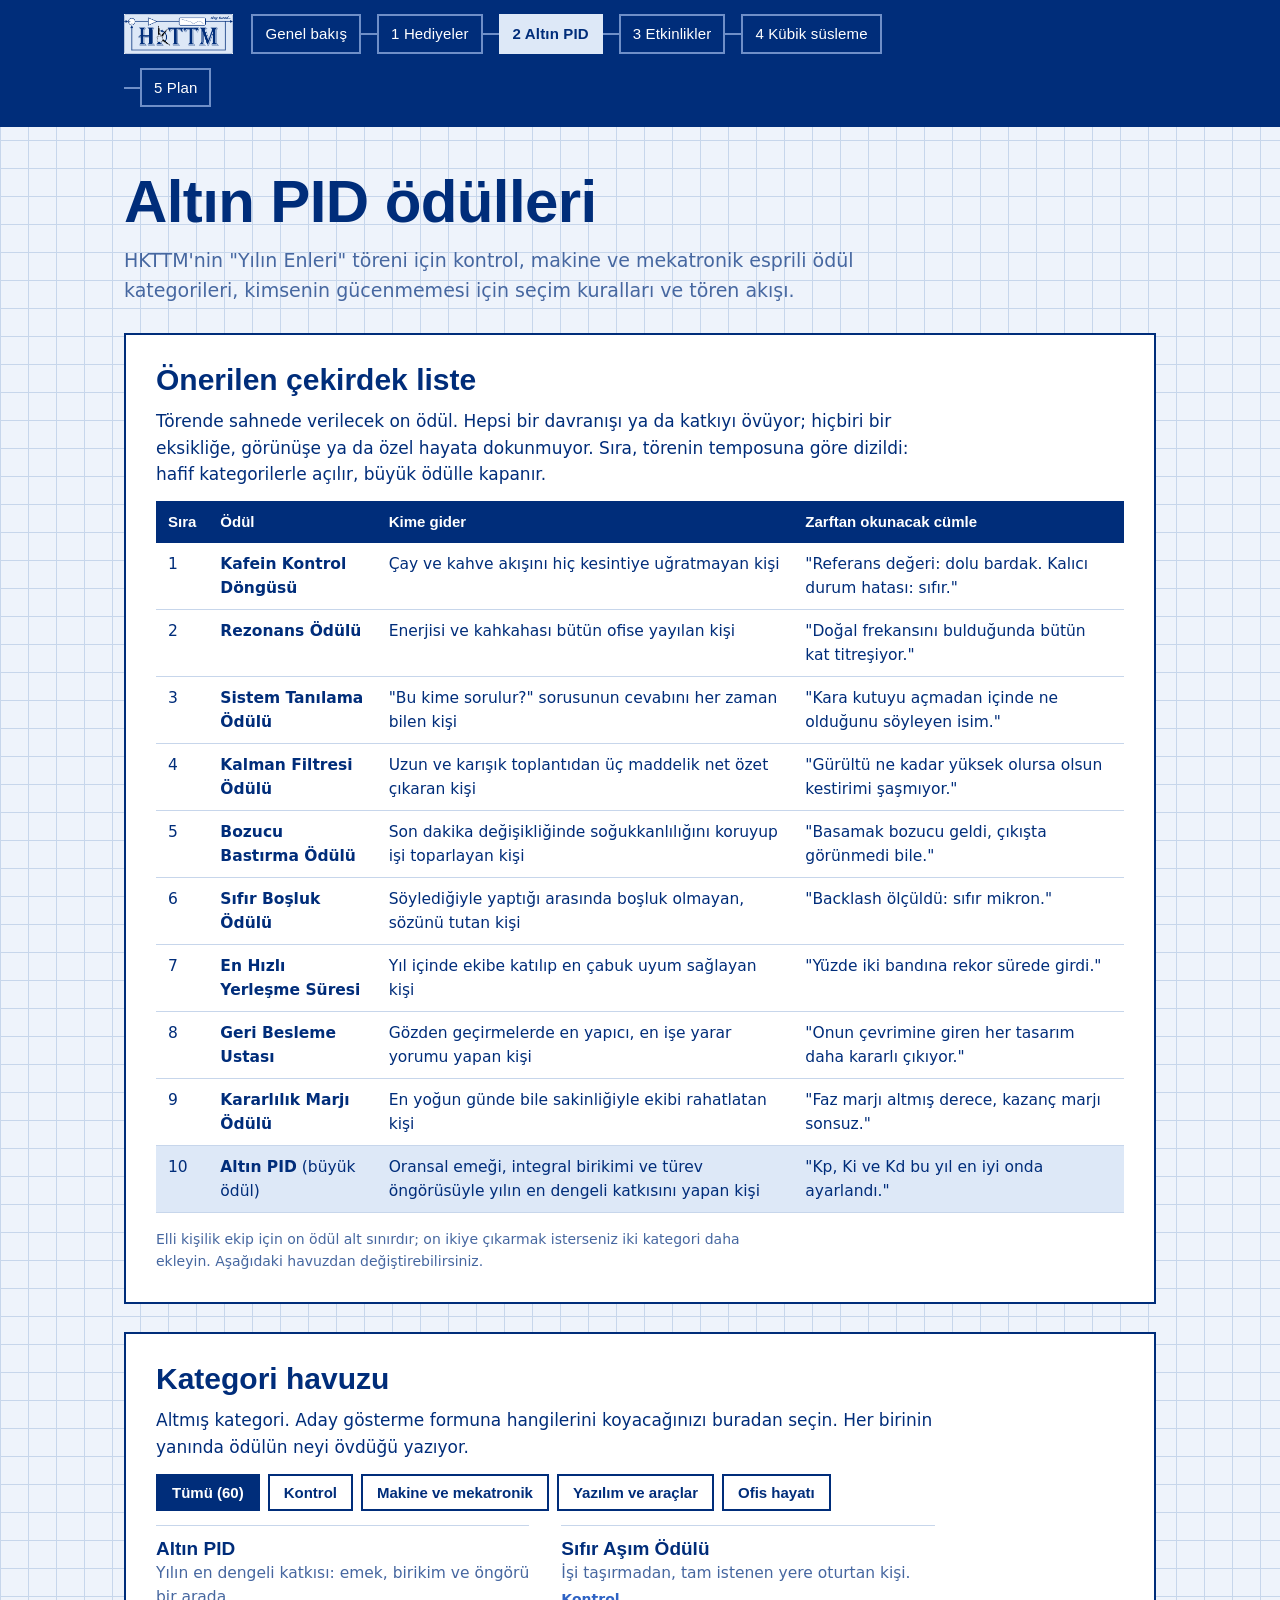
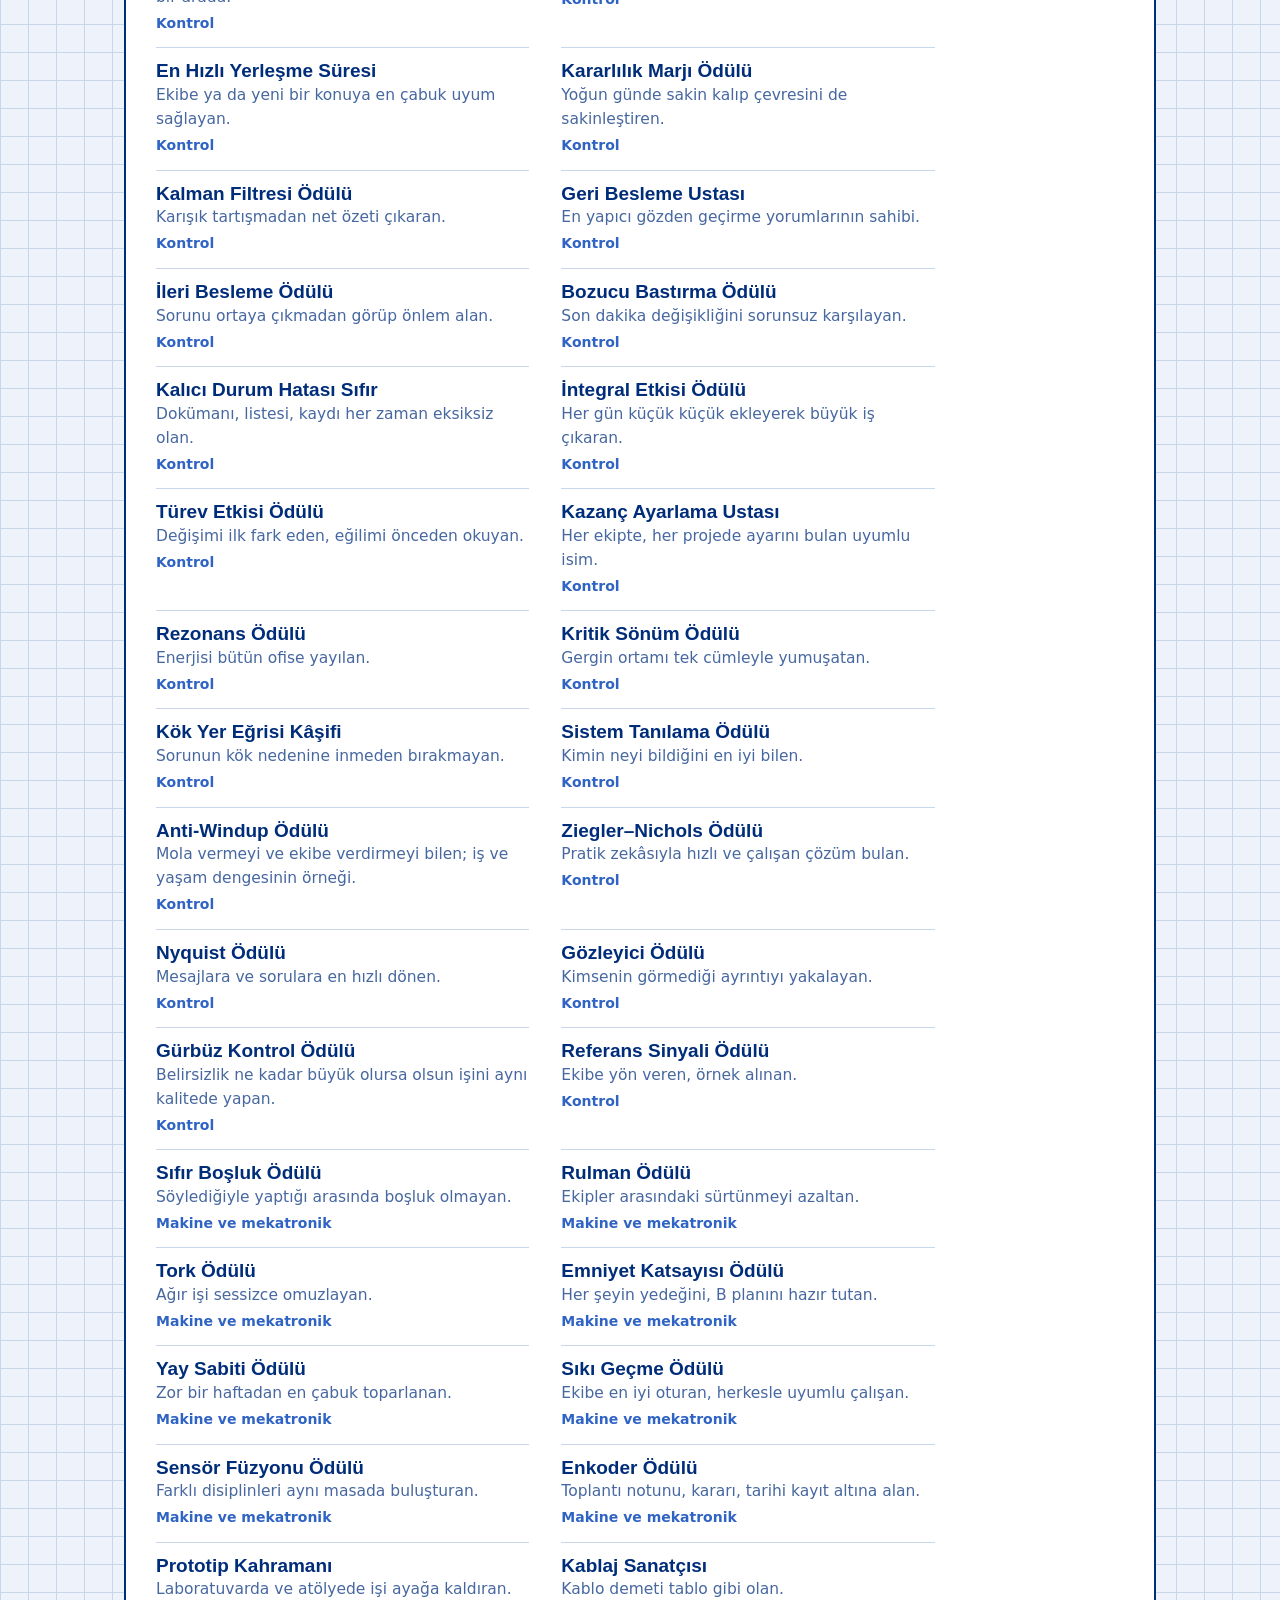
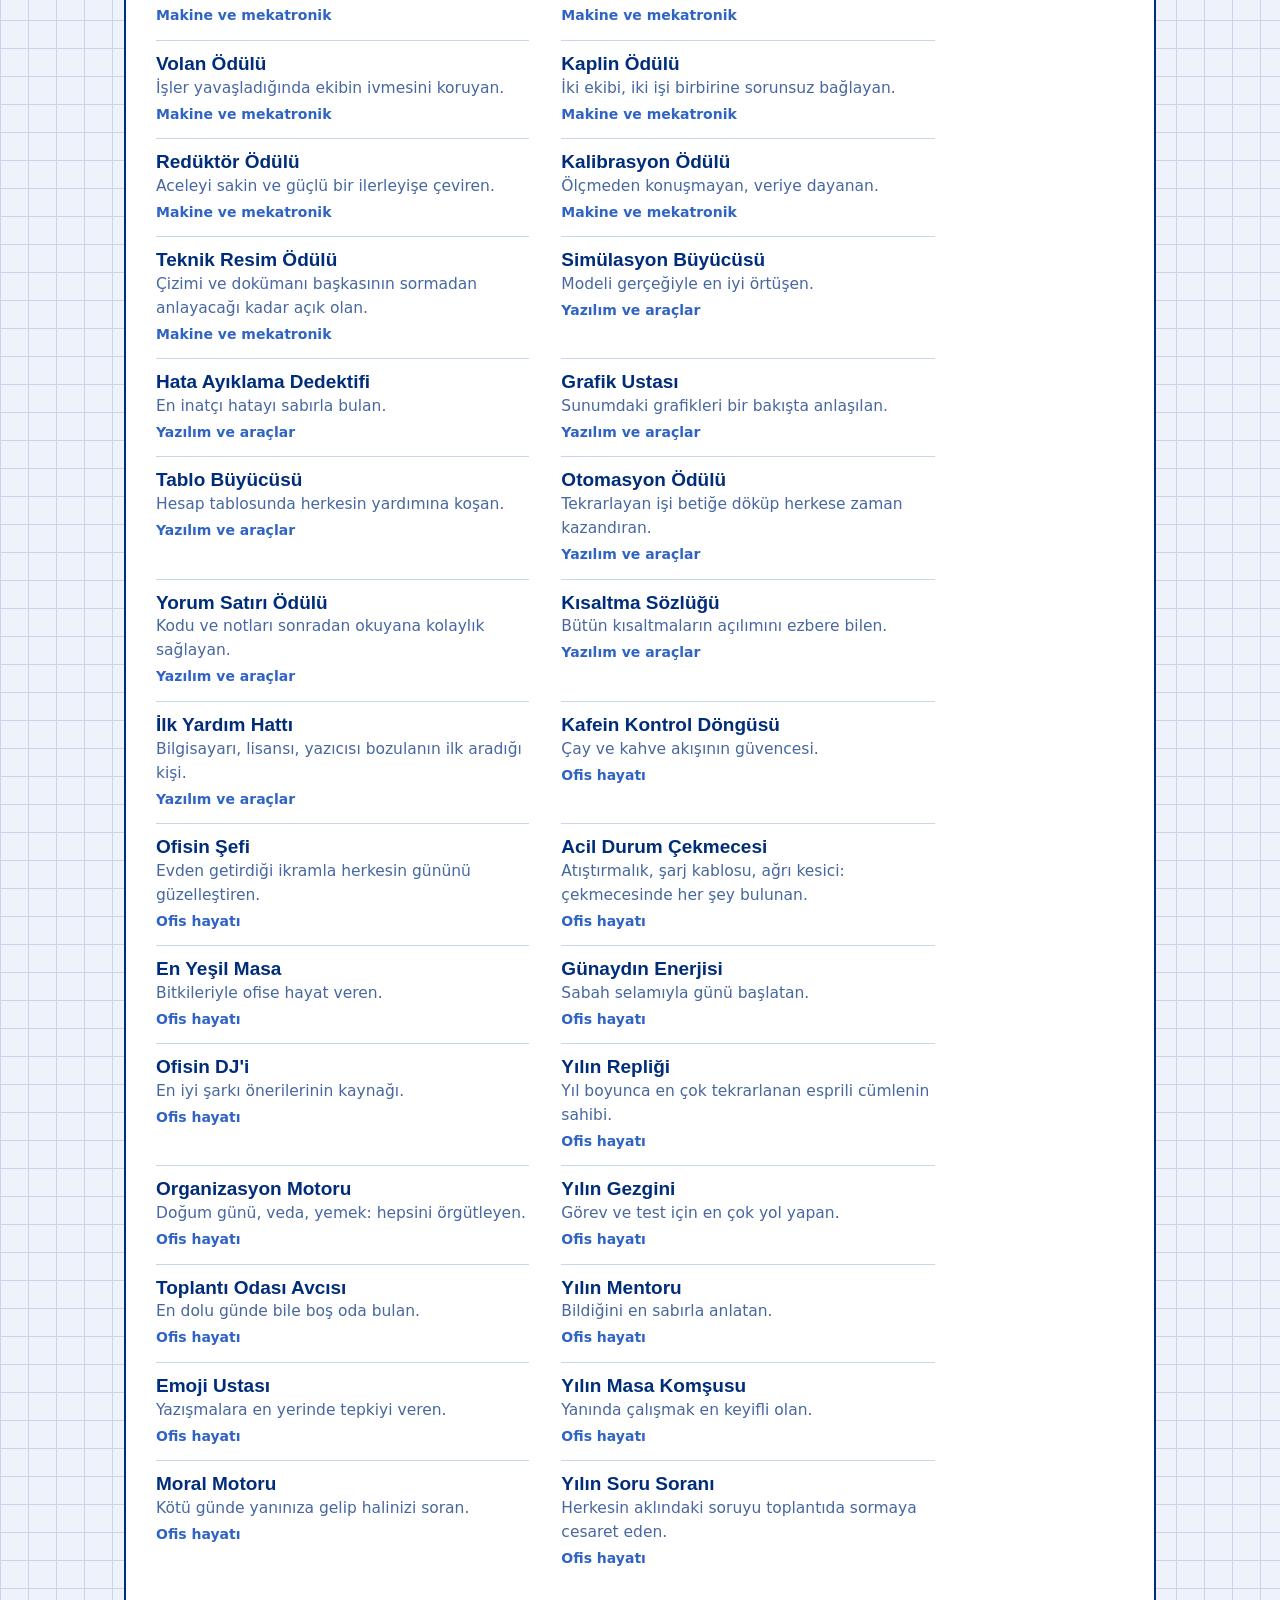
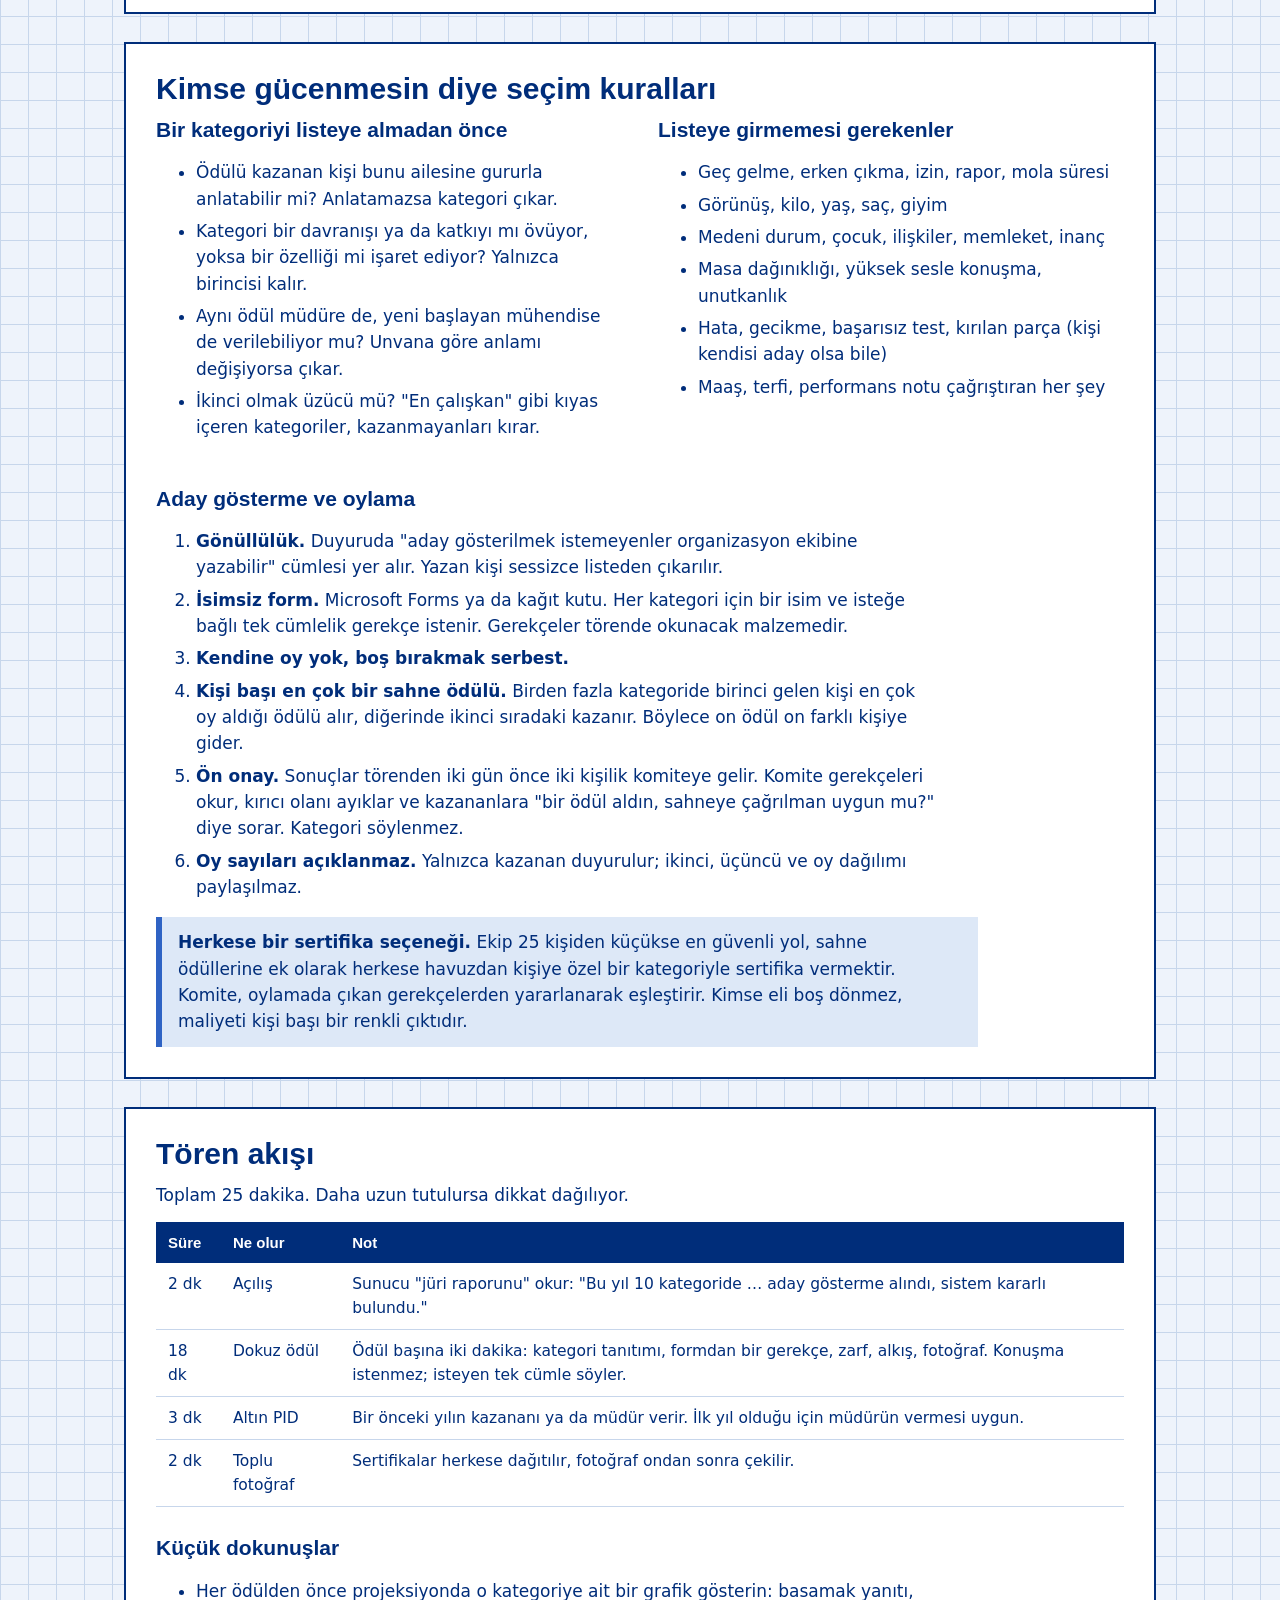
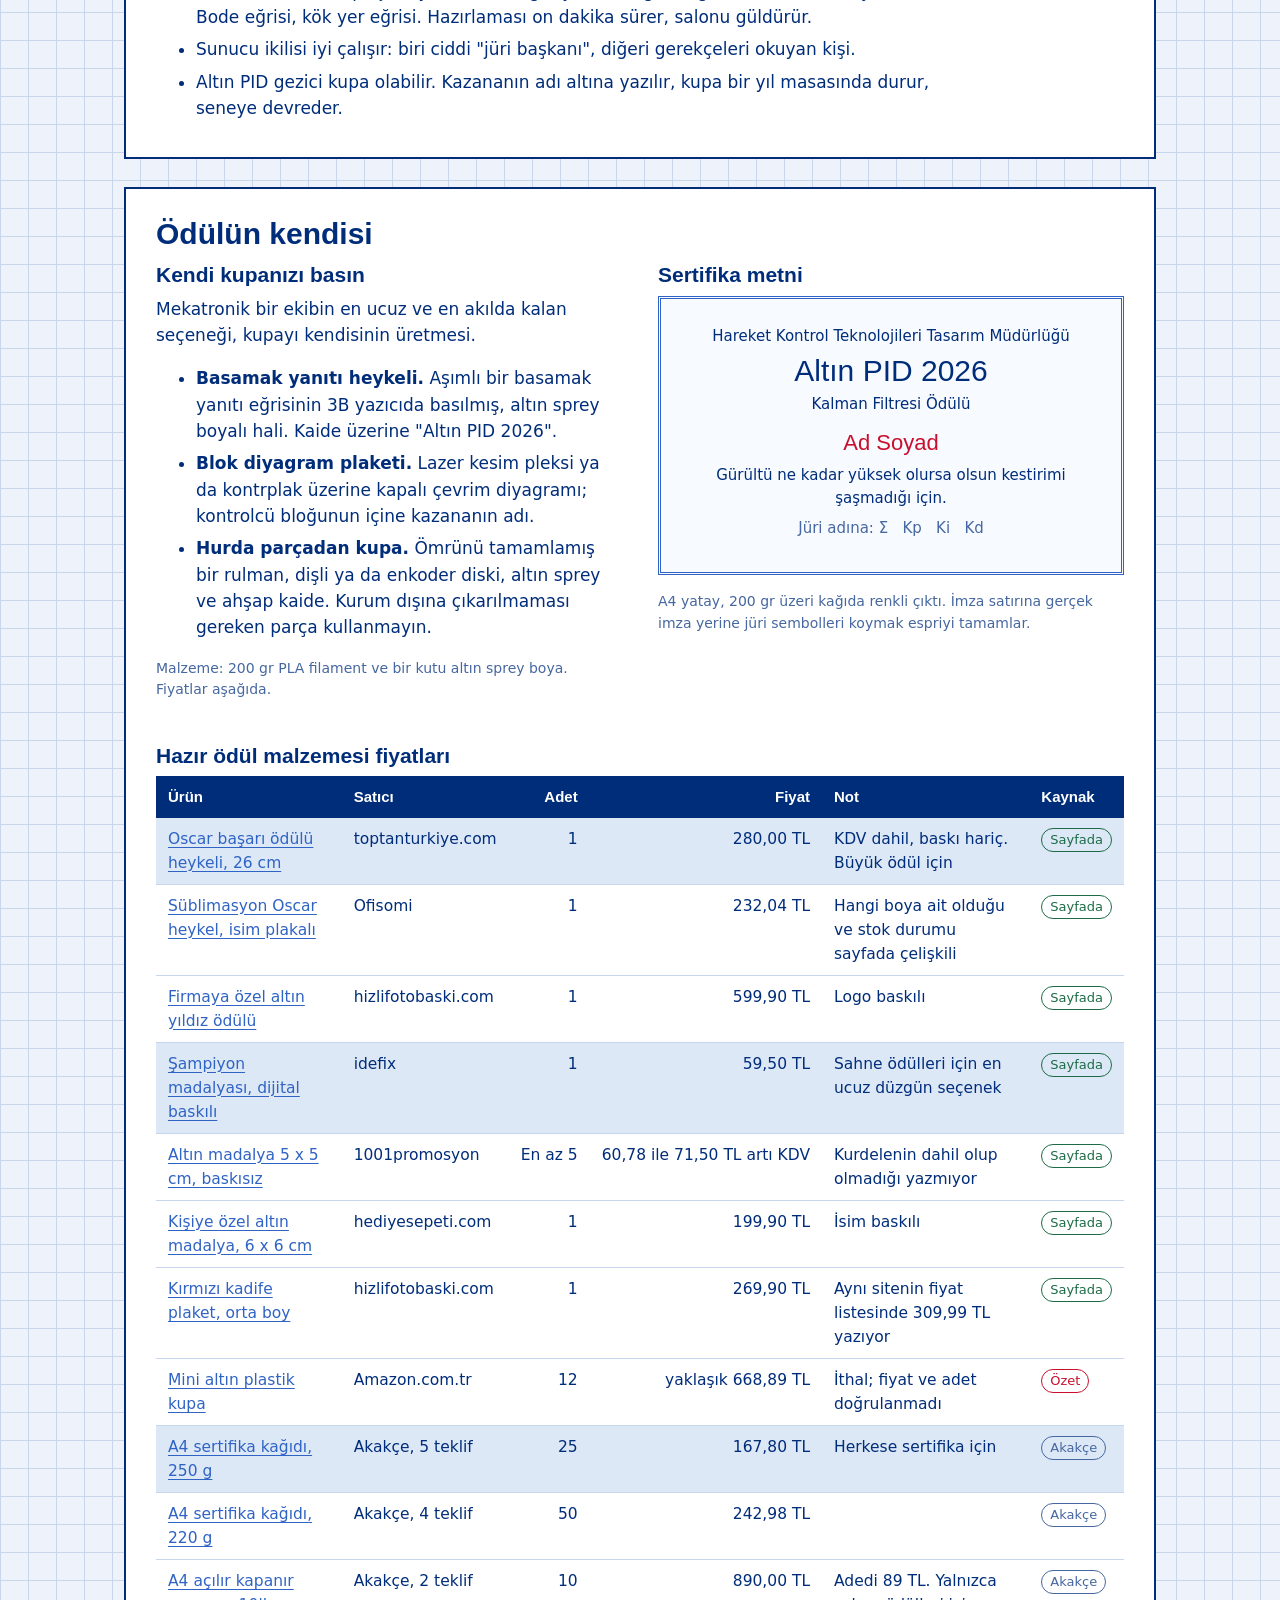
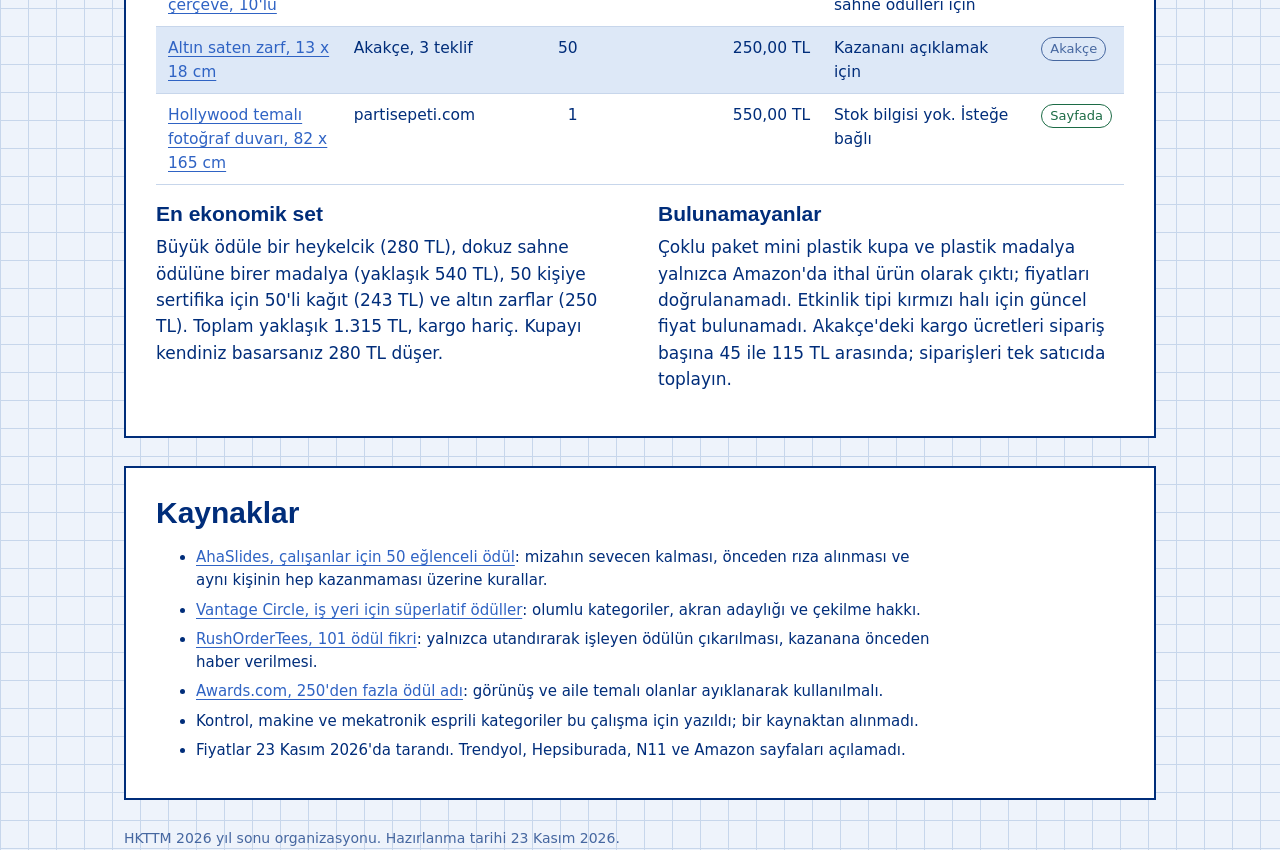
<file: 2-altin-pid.html>
<!doctype html>
<html lang="tr">
<head>
<meta charset="utf-8">
<meta name="viewport" content="width=device-width, initial-scale=1">
<title>Altın PID ödülleri: kategoriler ve tören planı</title>
<link rel="stylesheet" href="style.css">
<style>
  .filters { display: flex; flex-wrap: wrap; gap: 8px; margin: 0 0 14px; }
  .filters button { padding: 5px 14px; font-size: 15px; }
  .filters button[aria-pressed="false"] { background: #fff; color: var(--ink); }
  .cert {
    border: 3px double var(--accent);
    padding: 26px 24px;
    text-align: center;
    max-width: 560px;
    background: #f7faff;
    margin: 0 0 16px;
  }
  .cert .t { font-family: var(--head); font-size: 30px; line-height: 1.1; margin: 6px 0; }
  .cert .n { font-family: var(--head); font-size: 22px; color: var(--berry); margin: 10px 0 4px; }
  .cert p { margin: 0 auto 6px; font-size: 15px; }
</style>
</head>
<body>
<main>
<header class="top wrap">
  <h1>Altın PID ödülleri</h1>
  <p>HKTTM'nin "Yılın Enleri" töreni için kontrol, makine ve mekatronik esprili ödül kategorileri, kimsenin gücenmemesi için seçim kuralları ve tören akışı.</p>
</header>

<div class="wrap">

<section>
  <h2>Önerilen çekirdek liste</h2>
  <p>Törende sahnede verilecek on ödül. Hepsi bir davranışı ya da katkıyı övüyor; hiçbiri bir eksikliğe, görünüşe ya da özel hayata dokunmuyor. Sıra, törenin temposuna göre dizildi: hafif kategorilerle açılır, büyük ödülle kapanır.</p>
  <div class="scroll">
  <table>
    <thead><tr><th>Sıra</th><th>Ödül</th><th>Kime gider</th><th>Zarftan okunacak cümle</th></tr></thead>
    <tbody>
      <tr><td>1</td><td><b>Kafein Kontrol Döngüsü</b></td><td>Çay ve kahve akışını hiç kesintiye uğratmayan kişi</td><td>"Referans değeri: dolu bardak. Kalıcı durum hatası: sıfır."</td></tr>
      <tr><td>2</td><td><b>Rezonans Ödülü</b></td><td>Enerjisi ve kahkahası bütün ofise yayılan kişi</td><td>"Doğal frekansını bulduğunda bütün kat titreşiyor."</td></tr>
      <tr><td>3</td><td><b>Sistem Tanılama Ödülü</b></td><td>"Bu kime sorulur?" sorusunun cevabını her zaman bilen kişi</td><td>"Kara kutuyu açmadan içinde ne olduğunu söyleyen isim."</td></tr>
      <tr><td>4</td><td><b>Kalman Filtresi Ödülü</b></td><td>Uzun ve karışık toplantıdan üç maddelik net özet çıkaran kişi</td><td>"Gürültü ne kadar yüksek olursa olsun kestirimi şaşmıyor."</td></tr>
      <tr><td>5</td><td><b>Bozucu Bastırma Ödülü</b></td><td>Son dakika değişikliğinde soğukkanlılığını koruyup işi toparlayan kişi</td><td>"Basamak bozucu geldi, çıkışta görünmedi bile."</td></tr>
      <tr><td>6</td><td><b>Sıfır Boşluk Ödülü</b></td><td>Söylediğiyle yaptığı arasında boşluk olmayan, sözünü tutan kişi</td><td>"Backlash ölçüldü: sıfır mikron."</td></tr>
      <tr><td>7</td><td><b>En Hızlı Yerleşme Süresi</b></td><td>Yıl içinde ekibe katılıp en çabuk uyum sağlayan kişi</td><td>"Yüzde iki bandına rekor sürede girdi."</td></tr>
      <tr><td>8</td><td><b>Geri Besleme Ustası</b></td><td>Gözden geçirmelerde en yapıcı, en işe yarar yorumu yapan kişi</td><td>"Onun çevrimine giren her tasarım daha kararlı çıkıyor."</td></tr>
      <tr><td>9</td><td><b>Kararlılık Marjı Ödülü</b></td><td>En yoğun günde bile sakinliğiyle ekibi rahatlatan kişi</td><td>"Faz marjı altmış derece, kazanç marjı sonsuz."</td></tr>
      <tr class="pick"><td>10</td><td><b>Altın PID</b> (büyük ödül)</td><td>Oransal emeği, integral birikimi ve türev öngörüsüyle yılın en dengeli katkısını yapan kişi</td><td>"Kp, Ki ve Kd bu yıl en iyi onda ayarlandı."</td></tr>
    </tbody>
  </table>
  </div>
  <p class="small">Elli kişilik ekip için on ödül alt sınırdır; on ikiye çıkarmak isterseniz iki kategori daha ekleyin. Aşağıdaki havuzdan değiştirebilirsiniz.</p>
</section>

<section>
  <h2>Kategori havuzu</h2>
  <p>Altmış kategori. Aday gösterme formuna hangilerini koyacağınızı buradan seçin. Her birinin yanında ödülün neyi övdüğü yazıyor.</p>
  <div class="filters no-print" id="filters"></div>
  <ul class="items" id="pool"></ul>
</section>

<section>
  <h2>Kimse gücenmesin diye seçim kuralları</h2>
  <div class="cols">
    <div>
      <h3>Bir kategoriyi listeye almadan önce</h3>
      <ul>
        <li>Ödülü kazanan kişi bunu ailesine gururla anlatabilir mi? Anlatamazsa kategori çıkar.</li>
        <li>Kategori bir davranışı ya da katkıyı mı övüyor, yoksa bir özelliği mi işaret ediyor? Yalnızca birincisi kalır.</li>
        <li>Aynı ödül müdüre de, yeni başlayan mühendise de verilebiliyor mu? Unvana göre anlamı değişiyorsa çıkar.</li>
        <li>İkinci olmak üzücü mü? "En çalışkan" gibi kıyas içeren kategoriler, kazanmayanları kırar.</li>
      </ul>
    </div>
    <div>
      <h3>Listeye girmemesi gerekenler</h3>
      <ul>
        <li>Geç gelme, erken çıkma, izin, rapor, mola süresi</li>
        <li>Görünüş, kilo, yaş, saç, giyim</li>
        <li>Medeni durum, çocuk, ilişkiler, memleket, inanç</li>
        <li>Masa dağınıklığı, yüksek sesle konuşma, unutkanlık</li>
        <li>Hata, gecikme, başarısız test, kırılan parça (kişi kendisi aday olsa bile)</li>
        <li>Maaş, terfi, performans notu çağrıştıran her şey</li>
      </ul>
    </div>
  </div>

  <h3>Aday gösterme ve oylama</h3>
  <ol>
    <li><b>Gönüllülük.</b> Duyuruda "aday gösterilmek istemeyenler organizasyon ekibine yazabilir" cümlesi yer alır. Yazan kişi sessizce listeden çıkarılır.</li>
    <li><b>İsimsiz form.</b> Microsoft Forms ya da kağıt kutu. Her kategori için bir isim ve isteğe bağlı tek cümlelik gerekçe istenir. Gerekçeler törende okunacak malzemedir.</li>
    <li><b>Kendine oy yok, boş bırakmak serbest.</b></li>
    <li><b>Kişi başı en çok bir sahne ödülü.</b> Birden fazla kategoride birinci gelen kişi en çok oy aldığı ödülü alır, diğerinde ikinci sıradaki kazanır. Böylece on ödül on farklı kişiye gider.</li>
    <li><b>Ön onay.</b> Sonuçlar törenden iki gün önce iki kişilik komiteye gelir. Komite gerekçeleri okur, kırıcı olanı ayıklar ve kazananlara "bir ödül aldın, sahneye çağrılman uygun mu?" diye sorar. Kategori söylenmez.</li>
    <li><b>Oy sayıları açıklanmaz.</b> Yalnızca kazanan duyurulur; ikinci, üçüncü ve oy dağılımı paylaşılmaz.</li>
  </ol>

  <div class="note">
    <p><b>Herkese bir sertifika seçeneği.</b> Ekip 25 kişiden küçükse en güvenli yol, sahne ödüllerine ek olarak herkese havuzdan kişiye özel bir kategoriyle sertifika vermektir. Komite, oylamada çıkan gerekçelerden yararlanarak eşleştirir. Kimse eli boş dönmez, maliyeti kişi başı bir renkli çıktıdır.</p>
  </div>
</section>

<section>
  <h2>Tören akışı</h2>
  <p>Toplam 25 dakika. Daha uzun tutulursa dikkat dağılıyor.</p>
  <div class="scroll">
  <table>
    <thead><tr><th>Süre</th><th>Ne olur</th><th>Not</th></tr></thead>
    <tbody>
      <tr><td>2 dk</td><td>Açılış</td><td>Sunucu "jüri raporunu" okur: "Bu yıl 10 kategoride … aday gösterme alındı, sistem kararlı bulundu."</td></tr>
      <tr><td>18 dk</td><td>Dokuz ödül</td><td>Ödül başına iki dakika: kategori tanıtımı, formdan bir gerekçe, zarf, alkış, fotoğraf. Konuşma istenmez; isteyen tek cümle söyler.</td></tr>
      <tr><td>3 dk</td><td>Altın PID</td><td>Bir önceki yılın kazananı ya da müdür verir. İlk yıl olduğu için müdürün vermesi uygun.</td></tr>
      <tr><td>2 dk</td><td>Toplu fotoğraf</td><td>Sertifikalar herkese dağıtılır, fotoğraf ondan sonra çekilir.</td></tr>
    </tbody>
  </table>
  </div>
  <h3>Küçük dokunuşlar</h3>
  <ul>
    <li>Her ödülden önce projeksiyonda o kategoriye ait bir grafik gösterin: basamak yanıtı, Bode eğrisi, kök yer eğrisi. Hazırlaması on dakika sürer, salonu güldürür.</li>
    <li>Sunucu ikilisi iyi çalışır: biri ciddi "jüri başkanı", diğeri gerekçeleri okuyan kişi.</li>
    <li>Altın PID gezici kupa olabilir. Kazananın adı altına yazılır, kupa bir yıl masasında durur, seneye devreder.</li>
  </ul>
</section>

<section>
  <h2>Ödülün kendisi</h2>
  <div class="cols">
    <div>
      <h3>Kendi kupanızı basın</h3>
      <p>Mekatronik bir ekibin en ucuz ve en akılda kalan seçeneği, kupayı kendisinin üretmesi.</p>
      <ul>
        <li><b>Basamak yanıtı heykeli.</b> Aşımlı bir basamak yanıtı eğrisinin 3B yazıcıda basılmış, altın sprey boyalı hali. Kaide üzerine "Altın PID 2026".</li>
        <li><b>Blok diyagram plaketi.</b> Lazer kesim pleksi ya da kontrplak üzerine kapalı çevrim diyagramı; kontrolcü bloğunun içine kazananın adı.</li>
        <li><b>Hurda parçadan kupa.</b> Ömrünü tamamlamış bir rulman, dişli ya da enkoder diski, altın sprey ve ahşap kaide. Kurum dışına çıkarılmaması gereken parça kullanmayın.</li>
      </ul>
      <p class="small">Malzeme: 200 gr PLA filament ve bir kutu altın sprey boya. Fiyatlar aşağıda.</p>
    </div>
    <div>
      <h3>Sertifika metni</h3>
      <div class="cert">
        <p>Hareket Kontrol Teknolojileri Tasarım Müdürlüğü</p>
        <div class="t">Altın PID 2026</div>
        <p>Kalman Filtresi Ödülü</p>
        <div class="n">Ad Soyad</div>
        <p>Gürültü ne kadar yüksek olursa olsun kestirimi şaşmadığı için.</p>
        <p class="small">Jüri adına: Σ &nbsp; Kp &nbsp; Ki &nbsp; Kd</p>
      </div>
      <p class="small">A4 yatay, 200 gr üzeri kağıda renkli çıktı. İmza satırına gerçek imza yerine jüri sembolleri koymak espriyi tamamlar.</p>
    </div>
  </div>

  <h3>Hazır ödül malzemesi fiyatları</h3>
  <div class="scroll">
  <table>
    <thead><tr><th>Ürün</th><th>Satıcı</th><th class="num">Adet</th><th class="num">Fiyat</th><th>Not</th><th>Kaynak</th></tr></thead>
    <tbody>
      <tr class="pick"><td><a href="https://www.toptanturkiye.com/urun/oscar-basari-odulu-heykeli">Oscar başarı ödülü heykeli, 26 cm</a></td><td>toptanturkiye.com</td><td class="num">1</td><td class="num">280,00 TL</td><td>KDV dahil, baskı hariç. Büyük ödül için</td><td><span class="tag ok">Sayfada</span></td></tr>
      <tr><td><a href="https://www.ofisomi.com/sublimasyon-oscar-heykel">Süblimasyon Oscar heykel, isim plakalı</a></td><td>Ofisomi</td><td class="num">1</td><td class="num">232,04 TL</td><td>Hangi boya ait olduğu ve stok durumu sayfada çelişkili</td><td><span class="tag ok">Sayfada</span></td></tr>
      <tr><td><a href="https://hizlifotobaski.com/firmaya-ozel-logolu-altin-yildiz-oscar-odulu-p-1026447">Firmaya özel altın yıldız ödülü</a></td><td>hizlifotobaski.com</td><td class="num">1</td><td class="num">599,90 TL</td><td>Logo baskılı</td><td><span class="tag ok">Sayfada</span></td></tr>
      <tr class="pick"><td><a href="https://www.idefix.com/lider-1-adet-sampiyon-madalyasi-dijital-baskili-1-kalite-madalya-p-26102029">Şampiyon madalyası, dijital baskılı</a></td><td>idefix</td><td class="num">1</td><td class="num">59,50 TL</td><td>Sahne ödülleri için en ucuz düzgün seçenek</td><td><span class="tag ok">Sayfada</span></td></tr>
      <tr><td><a href="https://www.1001promosyon.com.tr/urun/altin-madalya-29316">Altın madalya 5 x 5 cm, baskısız</a></td><td>1001promosyon</td><td class="num">En az 5</td><td class="num">60,78 ile 71,50 TL artı KDV</td><td>Kurdelenin dahil olup olmadığı yazmıyor</td><td><span class="tag ok">Sayfada</span></td></tr>
      <tr><td><a href="https://www.hediyesepeti.com/kisiye-ozel-basari-odulu-altin-madalya-22134">Kişiye özel altın madalya, 6 x 6 cm</a></td><td>hediyesepeti.com</td><td class="num">1</td><td class="num">199,90 TL</td><td>İsim baskılı</td><td><span class="tag ok">Sayfada</span></td></tr>
      <tr><td><a href="https://hizlifotobaski.com/kisiye-ozel-isimli-kirmizi-kadife-plaket-orta-p-1023489">Kırmızı kadife plaket, orta boy</a></td><td>hizlifotobaski.com</td><td class="num">1</td><td class="num">269,90 TL</td><td>Aynı sitenin fiyat listesinde 309,99 TL yazıyor</td><td><span class="tag ok">Sayfada</span></td></tr>
      <tr><td><a href="https://www.amazon.com.tr/Toddmomy-Kupalar%C4%B1-%C3%87ocuklar-Erkekler-Kad%C4%B1nlar/dp/B0CC384RHT">Mini altın plastik kupa</a></td><td>Amazon.com.tr</td><td class="num">12</td><td class="num">yaklaşık 668,89 TL</td><td>İthal; fiyat ve adet doğrulanmadı</td><td><span class="tag q">Özet</span></td></tr>
      <tr class="pick"><td><a href="https://www.akakce.com/fotokopi-kagidi/en-ucuz-a4-sertifika-kagidi-kalin-25-adet-gramajli-250-gr-tum-yazicilara-uyumlu-21x29-7-cm-kalin-baski-kagidi-fiyati,1146163235.html">A4 sertifika kağıdı, 250 g</a></td><td>Akakçe, 5 teklif</td><td class="num">25</td><td class="num">167,80 TL</td><td>Herkese sertifika için</td><td><span class="tag">Akakçe</span></td></tr>
      <tr><td><a href="https://www.akakce.com/fotokopi-kagidi/en-ucuz-a4-sertifika-kagidi-kalin-50-adet-gramajli-220-gr-tum-yazicilara-uyumlu-21x29-7-cm-kalin-baski-kagidi-fiyati,1148085832.html">A4 sertifika kağıdı, 220 g</a></td><td>Akakçe, 4 teklif</td><td class="num">50</td><td class="num">242,98 TL</td><td></td><td><span class="tag">Akakçe</span></td></tr>
      <tr><td><a href="https://www.akakce.com/sunum-urunu/en-ucuz-cengo-a4-rondo-cerceve-10-lu-paket-21x30-fiyati,1349811960.html">A4 açılır kapanır çerçeve, 10'lu</a></td><td>Akakçe, 2 teklif</td><td class="num">10</td><td class="num">890,00 TL</td><td>Adedi 89 TL. Yalnızca sahne ödülleri için</td><td><span class="tag">Akakçe</span></td></tr>
      <tr class="pick"><td><a href="https://www.akakce.com/zarf/en-ucuz-oyal-13x18-160gr-50li-altin-saten-fiyati,1086123932.html">Altın saten zarf, 13 x 18 cm</a></td><td>Akakçe, 3 teklif</td><td class="num">50</td><td class="num">250,00 TL</td><td>Kazananı açıklamak için</td><td><span class="tag">Akakçe</span></td></tr>
      <tr><td><a href="https://www.partisepeti.com/amscan-hollywood-temali-fotograf-duvari">Hollywood temalı fotoğraf duvarı, 82 x 165 cm</a></td><td>partisepeti.com</td><td class="num">1</td><td class="num">550,00 TL</td><td>Stok bilgisi yok. İsteğe bağlı</td><td><span class="tag ok">Sayfada</span></td></tr>
    </tbody>
  </table>
  </div>
  <div class="cols">
    <div>
      <h3>En ekonomik set</h3>
      <p>Büyük ödüle bir heykelcik (280 TL), dokuz sahne ödülüne birer madalya (yaklaşık 540 TL), 50 kişiye sertifika için 50'li kağıt (243 TL) ve altın zarflar (250 TL). Toplam yaklaşık 1.315 TL, kargo hariç. Kupayı kendiniz basarsanız 280 TL düşer.</p>
    </div>
    <div>
      <h3>Bulunamayanlar</h3>
      <p>Çoklu paket mini plastik kupa ve plastik madalya yalnızca Amazon'da ithal ürün olarak çıktı; fiyatları doğrulanamadı. Etkinlik tipi kırmızı halı için güncel fiyat bulunamadı. Akakçe'deki kargo ücretleri sipariş başına 45 ile 115 TL arasında; siparişleri tek satıcıda toplayın.</p>
    </div>
  </div>
</section>

<section>
  <h2>Kaynaklar</h2>
  <ul class="sources" id="kaynaklar">
    <li><a href="https://ahaslides.com/blog/funny-awards-for-employees">AhaSlides, çalışanlar için 50 eğlenceli ödül</a>: mizahın sevecen kalması, önceden rıza alınması ve aynı kişinin hep kazanmaması üzerine kurallar.</li>
    <li><a href="https://www.vantagecircle.com/en/blog/superlative-awards-for-work/">Vantage Circle, iş yeri için süperlatif ödüller</a>: olumlu kategoriler, akran adaylığı ve çekilme hakkı.</li>
    <li><a href="https://www.rushordertees.com/blog/101-funny-employee-awards-ideas/">RushOrderTees, 101 ödül fikri</a>: yalnızca utandırarak işleyen ödülün çıkarılması, kazanana önceden haber verilmesi.</li>
    <li><a href="https://www.awards.com/articles/funny-award-ideas">Awards.com, 250'den fazla ödül adı</a>: görünüş ve aile temalı olanlar ayıklanarak kullanılmalı.</li>
    <li>Kontrol, makine ve mekatronik esprili kategoriler bu çalışma için yazıldı; bir kaynaktan alınmadı.</li>
    <li>Fiyatlar 23 Kasım 2026'da tarandı. Trendyol, Hepsiburada, N11 ve Amazon sayfaları açılamadı.</li>
  </ul>
</section>

</div>
</main>
<footer class="wrap">HKTTM 2026 yıl sonu organizasyonu. Hazırlanma tarihi 23 Kasım 2026.</footer>

<script src="common.js"></script>
<script>
var G = { k: "Kontrol", m: "Makine ve mekatronik", y: "Yazılım ve araçlar", o: "Ofis hayatı" };
var pool = [
  ["k","Altın PID","Yılın en dengeli katkısı: emek, birikim ve öngörü bir arada."],
  ["k","Sıfır Aşım Ödülü","İşi taşırmadan, tam istenen yere oturtan kişi."],
  ["k","En Hızlı Yerleşme Süresi","Ekibe ya da yeni bir konuya en çabuk uyum sağlayan."],
  ["k","Kararlılık Marjı Ödülü","Yoğun günde sakin kalıp çevresini de sakinleştiren."],
  ["k","Kalman Filtresi Ödülü","Karışık tartışmadan net özeti çıkaran."],
  ["k","Geri Besleme Ustası","En yapıcı gözden geçirme yorumlarının sahibi."],
  ["k","İleri Besleme Ödülü","Sorunu ortaya çıkmadan görüp önlem alan."],
  ["k","Bozucu Bastırma Ödülü","Son dakika değişikliğini sorunsuz karşılayan."],
  ["k","Kalıcı Durum Hatası Sıfır","Dokümanı, listesi, kaydı her zaman eksiksiz olan."],
  ["k","İntegral Etkisi Ödülü","Her gün küçük küçük ekleyerek büyük iş çıkaran."],
  ["k","Türev Etkisi Ödülü","Değişimi ilk fark eden, eğilimi önceden okuyan."],
  ["k","Kazanç Ayarlama Ustası","Her ekipte, her projede ayarını bulan uyumlu isim."],
  ["k","Rezonans Ödülü","Enerjisi bütün ofise yayılan."],
  ["k","Kritik Sönüm Ödülü","Gergin ortamı tek cümleyle yumuşatan."],
  ["k","Kök Yer Eğrisi Kâşifi","Sorunun kök nedenine inmeden bırakmayan."],
  ["k","Sistem Tanılama Ödülü","Kimin neyi bildiğini en iyi bilen."],
  ["k","Anti-Windup Ödülü","Mola vermeyi ve ekibe verdirmeyi bilen; iş ve yaşam dengesinin örneği."],
  ["k","Ziegler–Nichols Ödülü","Pratik zekâsıyla hızlı ve çalışan çözüm bulan."],
  ["k","Nyquist Ödülü","Mesajlara ve sorulara en hızlı dönen."],
  ["k","Gözleyici Ödülü","Kimsenin görmediği ayrıntıyı yakalayan."],
  ["k","Gürbüz Kontrol Ödülü","Belirsizlik ne kadar büyük olursa olsun işini aynı kalitede yapan."],
  ["k","Referans Sinyali Ödülü","Ekibe yön veren, örnek alınan."],
  ["m","Sıfır Boşluk Ödülü","Söylediğiyle yaptığı arasında boşluk olmayan."],
  ["m","Rulman Ödülü","Ekipler arasındaki sürtünmeyi azaltan."],
  ["m","Tork Ödülü","Ağır işi sessizce omuzlayan."],
  ["m","Emniyet Katsayısı Ödülü","Her şeyin yedeğini, B planını hazır tutan."],
  ["m","Yay Sabiti Ödülü","Zor bir haftadan en çabuk toparlanan."],
  ["m","Sıkı Geçme Ödülü","Ekibe en iyi oturan, herkesle uyumlu çalışan."],
  ["m","Sensör Füzyonu Ödülü","Farklı disiplinleri aynı masada buluşturan."],
  ["m","Enkoder Ödülü","Toplantı notunu, kararı, tarihi kayıt altına alan."],
  ["m","Prototip Kahramanı","Laboratuvarda ve atölyede işi ayağa kaldıran."],
  ["m","Kablaj Sanatçısı","Kablo demeti tablo gibi olan."],
  ["m","Volan Ödülü","İşler yavaşladığında ekibin ivmesini koruyan."],
  ["m","Kaplin Ödülü","İki ekibi, iki işi birbirine sorunsuz bağlayan."],
  ["m","Redüktör Ödülü","Aceleyi sakin ve güçlü bir ilerleyişe çeviren."],
  ["m","Kalibrasyon Ödülü","Ölçmeden konuşmayan, veriye dayanan."],
  ["m","Teknik Resim Ödülü","Çizimi ve dokümanı başkasının sormadan anlayacağı kadar açık olan."],
  ["y","Simülasyon Büyücüsü","Modeli gerçeğiyle en iyi örtüşen."],
  ["y","Hata Ayıklama Dedektifi","En inatçı hatayı sabırla bulan."],
  ["y","Grafik Ustası","Sunumdaki grafikleri bir bakışta anlaşılan."],
  ["y","Tablo Büyücüsü","Hesap tablosunda herkesin yardımına koşan."],
  ["y","Otomasyon Ödülü","Tekrarlayan işi betiğe döküp herkese zaman kazandıran."],
  ["y","Yorum Satırı Ödülü","Kodu ve notları sonradan okuyana kolaylık sağlayan."],
  ["y","Kısaltma Sözlüğü","Bütün kısaltmaların açılımını ezbere bilen."],
  ["y","İlk Yardım Hattı","Bilgisayarı, lisansı, yazıcısı bozulanın ilk aradığı kişi."],
  ["o","Kafein Kontrol Döngüsü","Çay ve kahve akışının güvencesi."],
  ["o","Ofisin Şefi","Evden getirdiği ikramla herkesin gününü güzelleştiren."],
  ["o","Acil Durum Çekmecesi","Atıştırmalık, şarj kablosu, ağrı kesici: çekmecesinde her şey bulunan."],
  ["o","En Yeşil Masa","Bitkileriyle ofise hayat veren."],
  ["o","Günaydın Enerjisi","Sabah selamıyla günü başlatan."],
  ["o","Ofisin DJ'i","En iyi şarkı önerilerinin kaynağı."],
  ["o","Yılın Repliği","Yıl boyunca en çok tekrarlanan esprili cümlenin sahibi."],
  ["o","Organizasyon Motoru","Doğum günü, veda, yemek: hepsini örgütleyen."],
  ["o","Yılın Gezgini","Görev ve test için en çok yol yapan."],
  ["o","Toplantı Odası Avcısı","En dolu günde bile boş oda bulan."],
  ["o","Yılın Mentoru","Bildiğini en sabırla anlatan."],
  ["o","Emoji Ustası","Yazışmalara en yerinde tepkiyi veren."],
  ["o","Yılın Masa Komşusu","Yanında çalışmak en keyifli olan."],
  ["o","Moral Motoru","Kötü günde yanınıza gelip halinizi soran."],
  ["o","Yılın Soru Soranı","Herkesin aklındaki soruyu toplantıda sormaya cesaret eden."]
];
var active = "tum";
var fl = document.getElementById("filters");
var ul = document.getElementById("pool");
function draw() {
  ul.innerHTML = pool
    .filter(function (p) { return active === "tum" || p[0] === active; })
    .map(function (p) { return "<li><b>" + p[1] + "</b><span>" + p[2] + "</span><em>" + G[p[0]] + "</em></li>"; })
    .join("");
  Array.prototype.forEach.call(fl.children, function (b) {
    b.setAttribute("aria-pressed", b.dataset.g === active ? "true" : "false");
  });
}
[["tum", "Tümü (" + pool.length + ")"]].concat(Object.keys(G).map(function (k) { return [k, G[k]]; })).forEach(function (g) {
  var b = document.createElement("button");
  b.textContent = g[1];
  b.dataset.g = g[0];
  b.onclick = function () { active = g[0]; draw(); };
  fl.appendChild(b);
});
draw();
</script>
</body>
</html>
</file>
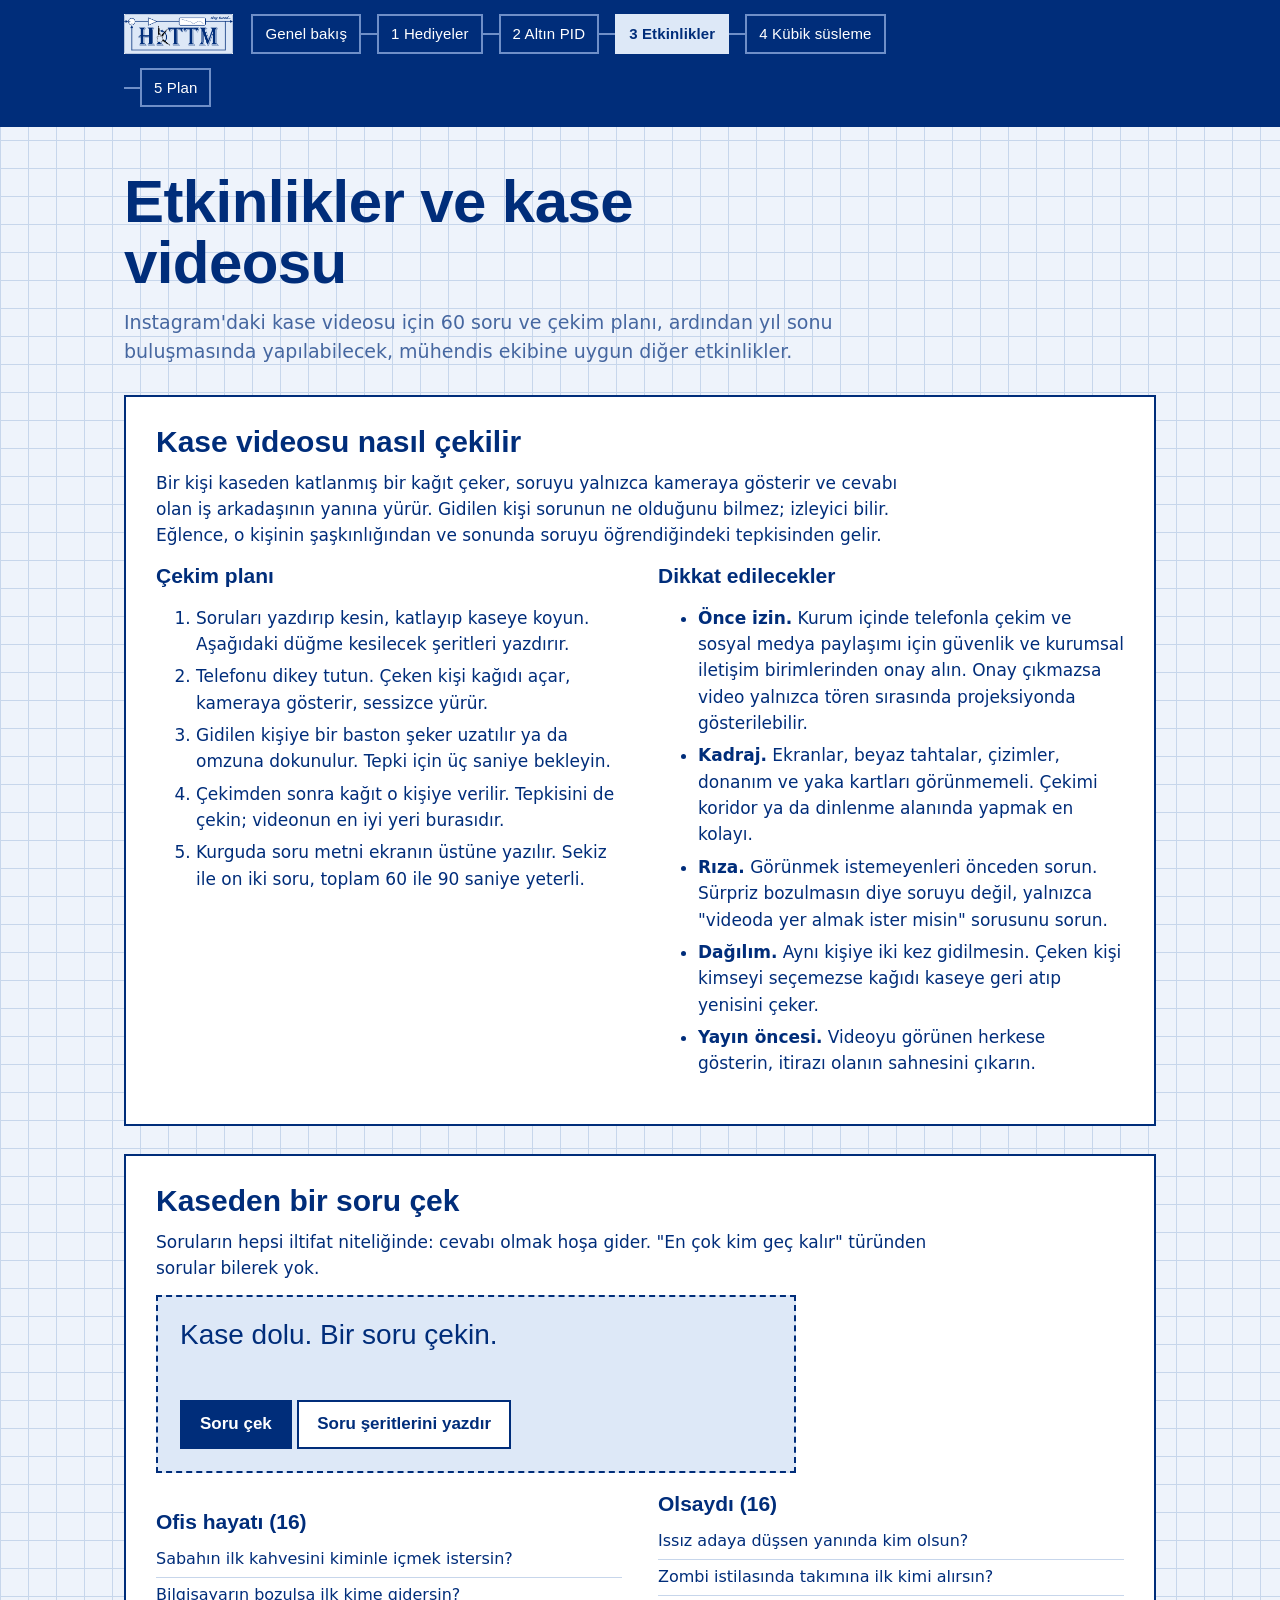
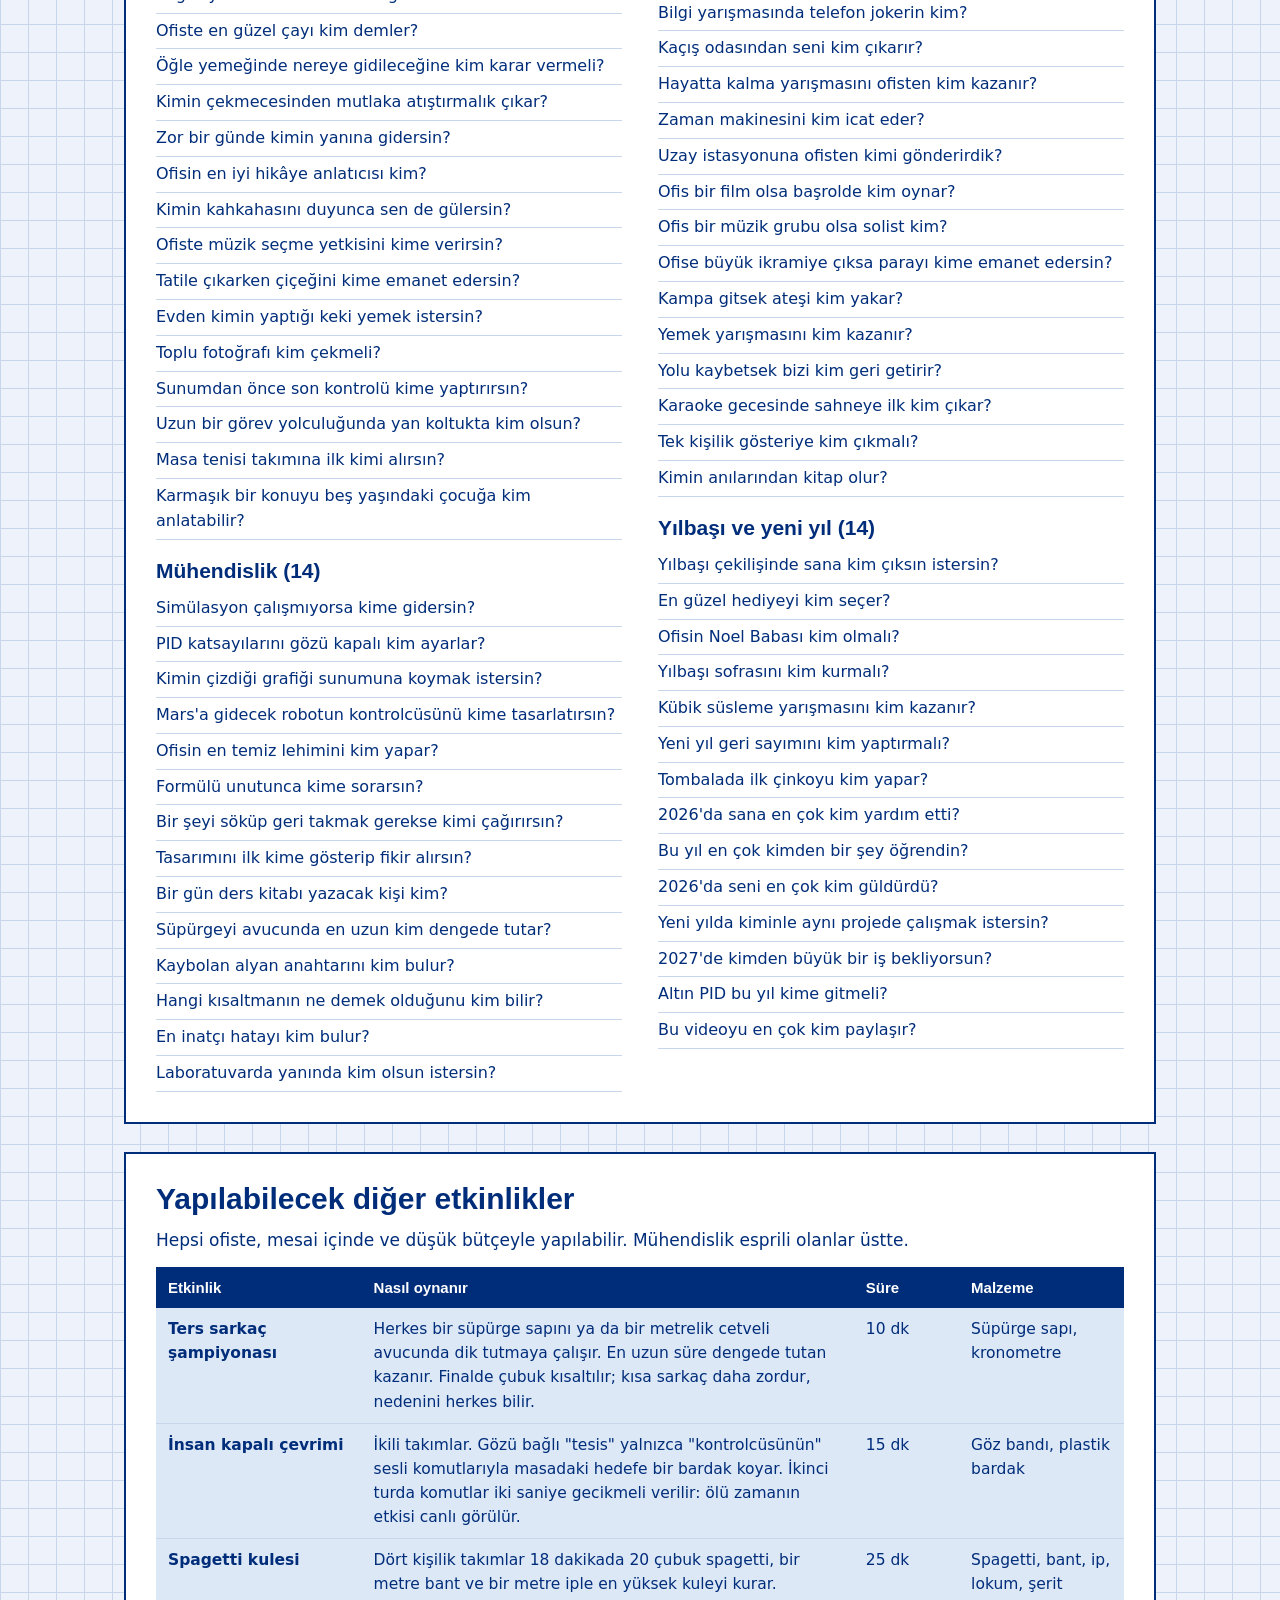
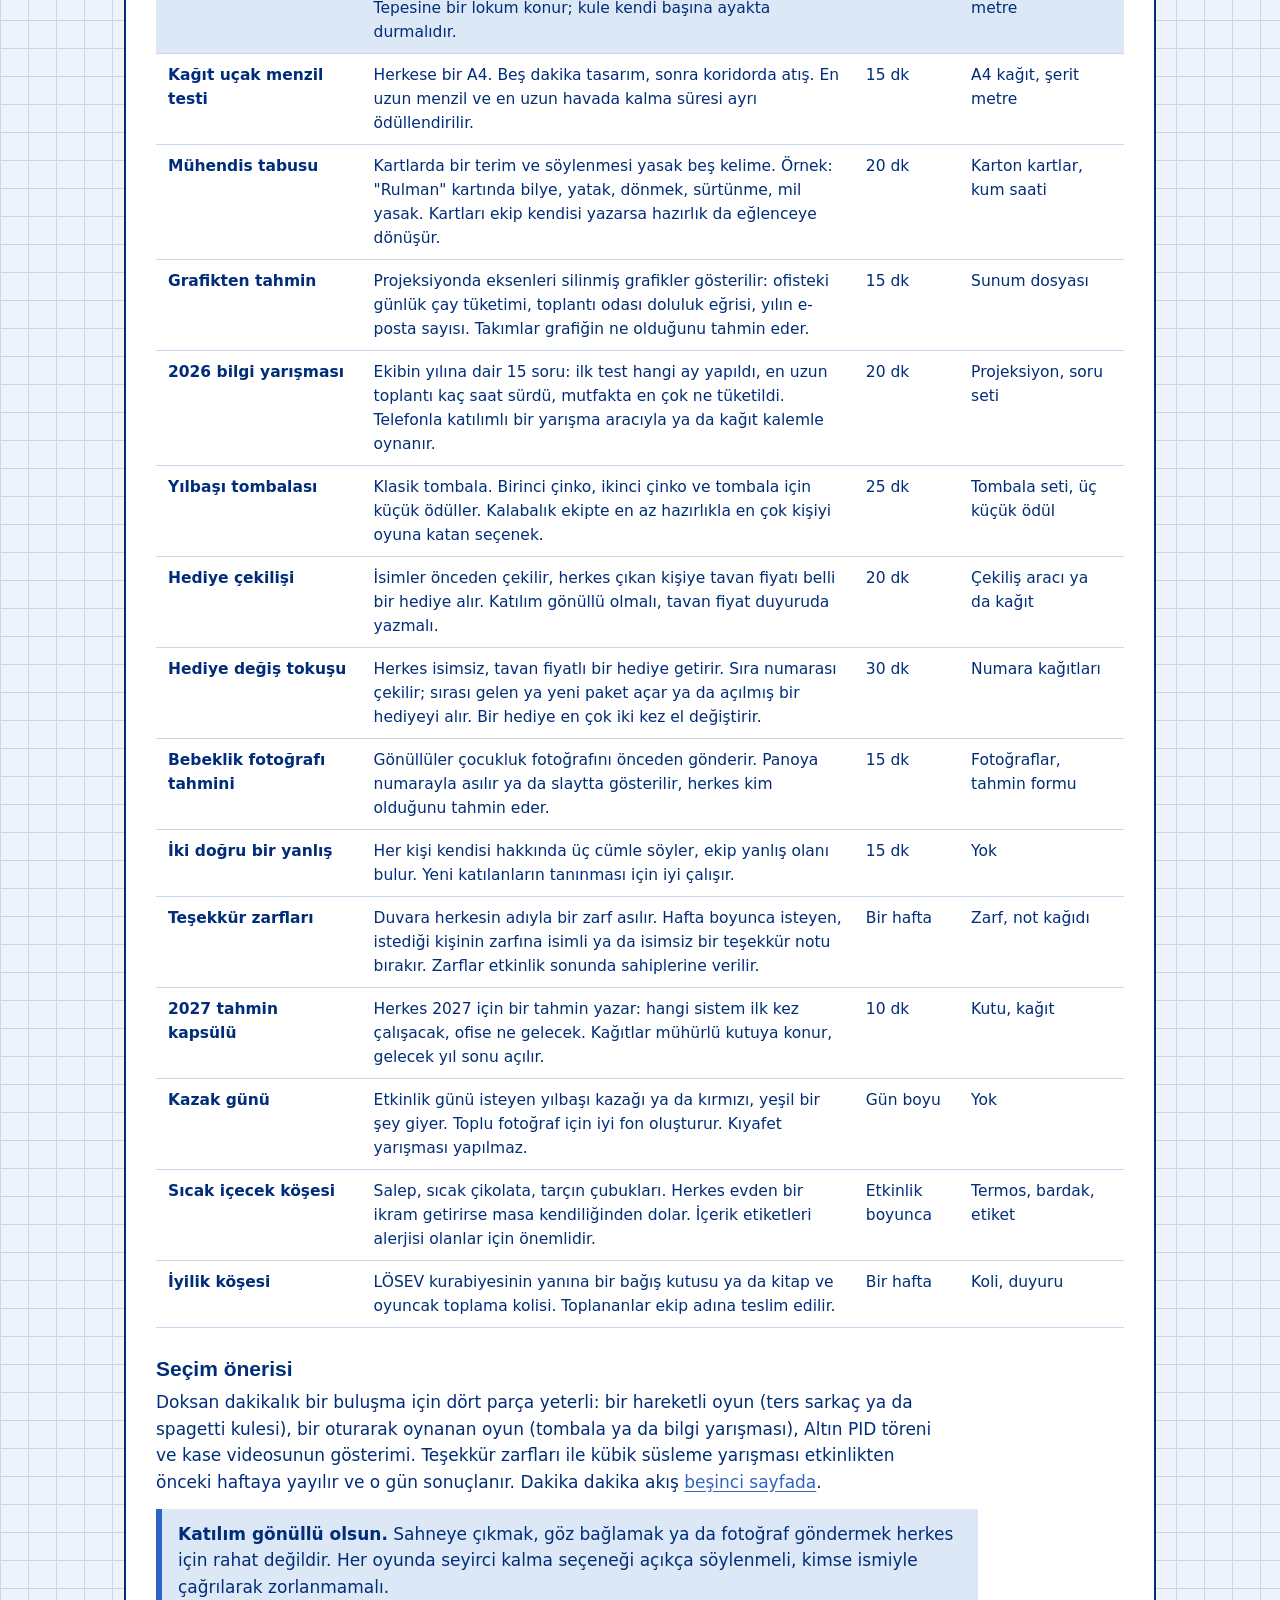
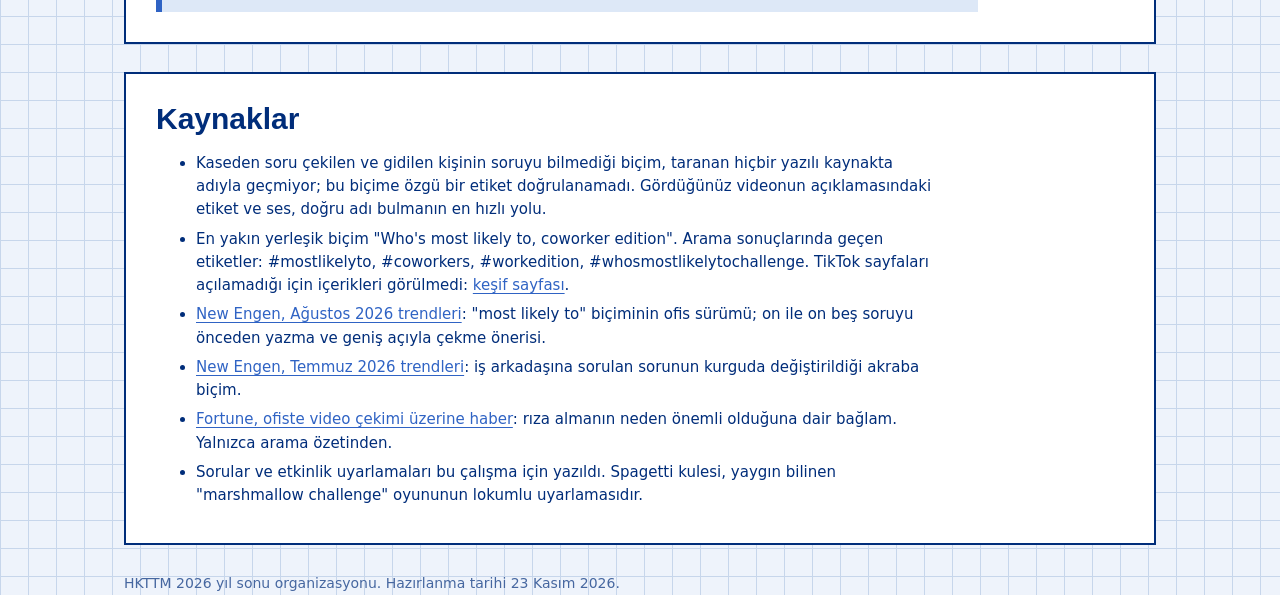
<file: 3-etkinlikler.html>
<!doctype html>
<html lang="tr">
<head>
<meta charset="utf-8">
<meta name="viewport" content="width=device-width, initial-scale=1">
<title>Etkinlikler ve kase videosu soruları</title>
<link rel="stylesheet" href="style.css">
<style>
  .bowl {
    border: 2px dashed var(--ink);
    padding: 22px;
    margin: 0 0 18px;
    max-width: 640px;
    background: var(--accent-soft);
  }
  .bowl output {
    display: block;
    font-family: var(--head);
    font-size: 28px;
    line-height: 1.15;
    min-height: 2.4em;
    margin: 0 0 14px;
  }
  .qlist { columns: 2 320px; column-gap: 36px; padding-left: 0; list-style: none; max-width: none; }
  .qlist li { break-inside: avoid; padding: 5px 0; border-bottom: 1px solid var(--grid); margin: 0; font-size: 16px; }
  .qlist h3 { margin-top: 18px; break-after: avoid; }
  .act td:first-child { min-width: 190px; }
  @media print {
    .print-area { display: grid; grid-template-columns: 1fr 1fr; }
    .print-area div {
      border: 1px dashed #666;
      padding: 7mm 6mm;
      font-family: var(--head);
      font-size: 14pt;
      min-height: 24mm;
      break-inside: avoid;
    }
  }
</style>
</head>
<body>
<main>
<header class="top wrap">
  <h1>Etkinlikler ve kase videosu</h1>
  <p>Instagram'daki kase videosu için 60 soru ve çekim planı, ardından yıl sonu buluşmasında yapılabilecek, mühendis ekibine uygun diğer etkinlikler.</p>
</header>

<div class="wrap">

<section>
  <h2>Kase videosu nasıl çekilir</h2>
  <p>Bir kişi kaseden katlanmış bir kağıt çeker, soruyu yalnızca kameraya gösterir ve cevabı olan iş arkadaşının yanına yürür. Gidilen kişi sorunun ne olduğunu bilmez; izleyici bilir. Eğlence, o kişinin şaşkınlığından ve sonunda soruyu öğrendiğindeki tepkisinden gelir.</p>
  <div class="cols">
    <div>
      <h3>Çekim planı</h3>
      <ol>
        <li>Soruları yazdırıp kesin, katlayıp kaseye koyun. Aşağıdaki düğme kesilecek şeritleri yazdırır.</li>
        <li>Telefonu dikey tutun. Çeken kişi kağıdı açar, kameraya gösterir, sessizce yürür.</li>
        <li>Gidilen kişiye bir baston şeker uzatılır ya da omzuna dokunulur. Tepki için üç saniye bekleyin.</li>
        <li>Çekimden sonra kağıt o kişiye verilir. Tepkisini de çekin; videonun en iyi yeri burasıdır.</li>
        <li>Kurguda soru metni ekranın üstüne yazılır. Sekiz ile on iki soru, toplam 60 ile 90 saniye yeterli.</li>
      </ol>
    </div>
    <div>
      <h3>Dikkat edilecekler</h3>
      <ul>
        <li><b>Önce izin.</b> Kurum içinde telefonla çekim ve sosyal medya paylaşımı için güvenlik ve kurumsal iletişim birimlerinden onay alın. Onay çıkmazsa video yalnızca tören sırasında projeksiyonda gösterilebilir.</li>
        <li><b>Kadraj.</b> Ekranlar, beyaz tahtalar, çizimler, donanım ve yaka kartları görünmemeli. Çekimi koridor ya da dinlenme alanında yapmak en kolayı.</li>
        <li><b>Rıza.</b> Görünmek istemeyenleri önceden sorun. Sürpriz bozulmasın diye soruyu değil, yalnızca "videoda yer almak ister misin" sorusunu sorun.</li>
        <li><b>Dağılım.</b> Aynı kişiye iki kez gidilmesin. Çeken kişi kimseyi seçemezse kağıdı kaseye geri atıp yenisini çeker.</li>
        <li><b>Yayın öncesi.</b> Videoyu görünen herkese gösterin, itirazı olanın sahnesini çıkarın.</li>
      </ul>
    </div>
  </div>
</section>

<section>
  <h2>Kaseden bir soru çek</h2>
  <p>Soruların hepsi iltifat niteliğinde: cevabı olmak hoşa gider. "En çok kim geç kalır" türünden sorular bilerek yok.</p>
  <div class="bowl no-print">
    <output id="drawn" aria-live="polite">Kase dolu. Bir soru çekin.</output>
    <button id="draw">Soru çek</button>
    <button class="ghost" id="printSlips">Soru şeritlerini yazdır</button>
  </div>
  <div class="qlist" id="qlist"></div>
</section>

<section>
  <h2>Yapılabilecek diğer etkinlikler</h2>
  <p>Hepsi ofiste, mesai içinde ve düşük bütçeyle yapılabilir. Mühendislik esprili olanlar üstte.</p>
  <div class="scroll">
  <table class="act">
    <thead><tr><th>Etkinlik</th><th>Nasıl oynanır</th><th>Süre</th><th>Malzeme</th></tr></thead>
    <tbody>
      <tr class="pick"><td><b>Ters sarkaç şampiyonası</b></td><td>Herkes bir süpürge sapını ya da bir metrelik cetveli avucunda dik tutmaya çalışır. En uzun süre dengede tutan kazanır. Finalde çubuk kısaltılır; kısa sarkaç daha zordur, nedenini herkes bilir.</td><td>10 dk</td><td>Süpürge sapı, kronometre</td></tr>
      <tr class="pick"><td><b>İnsan kapalı çevrimi</b></td><td>İkili takımlar. Gözü bağlı "tesis" yalnızca "kontrolcüsünün" sesli komutlarıyla masadaki hedefe bir bardak koyar. İkinci turda komutlar iki saniye gecikmeli verilir: ölü zamanın etkisi canlı görülür.</td><td>15 dk</td><td>Göz bandı, plastik bardak</td></tr>
      <tr class="pick"><td><b>Spagetti kulesi</b></td><td>Dört kişilik takımlar 18 dakikada 20 çubuk spagetti, bir metre bant ve bir metre iple en yüksek kuleyi kurar. Tepesine bir lokum konur; kule kendi başına ayakta durmalıdır.</td><td>25 dk</td><td>Spagetti, bant, ip, lokum, şerit metre</td></tr>
      <tr><td><b>Kağıt uçak menzil testi</b></td><td>Herkese bir A4. Beş dakika tasarım, sonra koridorda atış. En uzun menzil ve en uzun havada kalma süresi ayrı ödüllendirilir.</td><td>15 dk</td><td>A4 kağıt, şerit metre</td></tr>
      <tr><td><b>Mühendis tabusu</b></td><td>Kartlarda bir terim ve söylenmesi yasak beş kelime. Örnek: "Rulman" kartında bilye, yatak, dönmek, sürtünme, mil yasak. Kartları ekip kendisi yazarsa hazırlık da eğlenceye dönüşür.</td><td>20 dk</td><td>Karton kartlar, kum saati</td></tr>
      <tr><td><b>Grafikten tahmin</b></td><td>Projeksiyonda eksenleri silinmiş grafikler gösterilir: ofisteki günlük çay tüketimi, toplantı odası doluluk eğrisi, yılın e-posta sayısı. Takımlar grafiğin ne olduğunu tahmin eder.</td><td>15 dk</td><td>Sunum dosyası</td></tr>
      <tr><td><b>2026 bilgi yarışması</b></td><td>Ekibin yılına dair 15 soru: ilk test hangi ay yapıldı, en uzun toplantı kaç saat sürdü, mutfakta en çok ne tüketildi. Telefonla katılımlı bir yarışma aracıyla ya da kağıt kalemle oynanır.</td><td>20 dk</td><td>Projeksiyon, soru seti</td></tr>
      <tr><td><b>Yılbaşı tombalası</b></td><td>Klasik tombala. Birinci çinko, ikinci çinko ve tombala için küçük ödüller. Kalabalık ekipte en az hazırlıkla en çok kişiyi oyuna katan seçenek.</td><td>25 dk</td><td>Tombala seti, üç küçük ödül</td></tr>
      <tr><td><b>Hediye çekilişi</b></td><td>İsimler önceden çekilir, herkes çıkan kişiye tavan fiyatı belli bir hediye alır. Katılım gönüllü olmalı, tavan fiyat duyuruda yazmalı.</td><td>20 dk</td><td>Çekiliş aracı ya da kağıt</td></tr>
      <tr><td><b>Hediye değiş tokuşu</b></td><td>Herkes isimsiz, tavan fiyatlı bir hediye getirir. Sıra numarası çekilir; sırası gelen ya yeni paket açar ya da açılmış bir hediyeyi alır. Bir hediye en çok iki kez el değiştirir.</td><td>30 dk</td><td>Numara kağıtları</td></tr>
      <tr><td><b>Bebeklik fotoğrafı tahmini</b></td><td>Gönüllüler çocukluk fotoğrafını önceden gönderir. Panoya numarayla asılır ya da slaytta gösterilir, herkes kim olduğunu tahmin eder.</td><td>15 dk</td><td>Fotoğraflar, tahmin formu</td></tr>
      <tr><td><b>İki doğru bir yanlış</b></td><td>Her kişi kendisi hakkında üç cümle söyler, ekip yanlış olanı bulur. Yeni katılanların tanınması için iyi çalışır.</td><td>15 dk</td><td>Yok</td></tr>
      <tr><td><b>Teşekkür zarfları</b></td><td>Duvara herkesin adıyla bir zarf asılır. Hafta boyunca isteyen, istediği kişinin zarfına isimli ya da isimsiz bir teşekkür notu bırakır. Zarflar etkinlik sonunda sahiplerine verilir.</td><td>Bir hafta</td><td>Zarf, not kağıdı</td></tr>
      <tr><td><b>2027 tahmin kapsülü</b></td><td>Herkes 2027 için bir tahmin yazar: hangi sistem ilk kez çalışacak, ofise ne gelecek. Kağıtlar mühürlü kutuya konur, gelecek yıl sonu açılır.</td><td>10 dk</td><td>Kutu, kağıt</td></tr>
      <tr><td><b>Kazak günü</b></td><td>Etkinlik günü isteyen yılbaşı kazağı ya da kırmızı, yeşil bir şey giyer. Toplu fotoğraf için iyi fon oluşturur. Kıyafet yarışması yapılmaz.</td><td>Gün boyu</td><td>Yok</td></tr>
      <tr><td><b>Sıcak içecek köşesi</b></td><td>Salep, sıcak çikolata, tarçın çubukları. Herkes evden bir ikram getirirse masa kendiliğinden dolar. İçerik etiketleri alerjisi olanlar için önemlidir.</td><td>Etkinlik boyunca</td><td>Termos, bardak, etiket</td></tr>
      <tr><td><b>İyilik köşesi</b></td><td>LÖSEV kurabiyesinin yanına bir bağış kutusu ya da kitap ve oyuncak toplama kolisi. Toplananlar ekip adına teslim edilir.</td><td>Bir hafta</td><td>Koli, duyuru</td></tr>
    </tbody>
  </table>
  </div>

  <h3>Seçim önerisi</h3>
  <p>Doksan dakikalık bir buluşma için dört parça yeterli: bir hareketli oyun (ters sarkaç ya da spagetti kulesi), bir oturarak oynanan oyun (tombala ya da bilgi yarışması), Altın PID töreni ve kase videosunun gösterimi. Teşekkür zarfları ile kübik süsleme yarışması etkinlikten önceki haftaya yayılır ve o gün sonuçlanır. Dakika dakika akış <a href="5-ek-detaylar.html">beşinci sayfada</a>.</p>

  <div class="note">
    <p><b>Katılım gönüllü olsun.</b> Sahneye çıkmak, göz bağlamak ya da fotoğraf göndermek herkes için rahat değildir. Her oyunda seyirci kalma seçeneği açıkça söylenmeli, kimse ismiyle çağrılarak zorlanmamalı.</p>
  </div>
</section>

<section>
  <h2>Kaynaklar</h2>
  <ul class="sources">
    <li>Kaseden soru çekilen ve gidilen kişinin soruyu bilmediği biçim, taranan hiçbir yazılı kaynakta adıyla geçmiyor; bu biçime özgü bir etiket doğrulanamadı. Gördüğünüz videonun açıklamasındaki etiket ve ses, doğru adı bulmanın en hızlı yolu.</li>
    <li>En yakın yerleşik biçim "Who's most likely to, coworker edition". Arama sonuçlarında geçen etiketler: #mostlikelyto, #coworkers, #workedition, #whosmostlikelytochallenge. TikTok sayfaları açılamadığı için içerikleri görülmedi: <a href="https://www.tiktok.com/discover/coworker-most-likely-to-questions">keşif sayfası</a>.</li>
    <li><a href="https://newengen.com/insights/august-tiktok-trends/">New Engen, Ağustos 2026 trendleri</a>: "most likely to" biçiminin ofis sürümü; on ile on beş soruyu önceden yazma ve geniş açıyla çekme önerisi.</li>
    <li><a href="https://newengen.com/insights/july-tiktok-trends/">New Engen, Temmuz 2026 trendleri</a>: iş arkadaşına sorulan sorunun kurguda değiştirildiği akraba biçim.</li>
    <li><a href="https://fortune.com/2023/12/18/colleagues-film-tiktok-videos-work-brag-cold-water-swimmers-new-annoying-office-trends/">Fortune, ofiste video çekimi üzerine haber</a>: rıza almanın neden önemli olduğuna dair bağlam. Yalnızca arama özetinden.</li>
    <li>Sorular ve etkinlik uyarlamaları bu çalışma için yazıldı. Spagetti kulesi, yaygın bilinen "marshmallow challenge" oyununun lokumlu uyarlamasıdır.</li>
  </ul>
</section>

</div>
</main>

<div class="print-area" id="slips"></div>

<footer class="wrap">HKTTM 2026 yıl sonu organizasyonu. Hazırlanma tarihi 23 Kasım 2026.</footer>

<script src="common.js"></script>
<script>
var Q = {
  "Ofis hayatı": [
    "Sabahın ilk kahvesini kiminle içmek istersin?",
    "Bilgisayarın bozulsa ilk kime gidersin?",
    "Ofiste en güzel çayı kim demler?",
    "Öğle yemeğinde nereye gidileceğine kim karar vermeli?",
    "Kimin çekmecesinden mutlaka atıştırmalık çıkar?",
    "Zor bir günde kimin yanına gidersin?",
    "Ofisin en iyi hikâye anlatıcısı kim?",
    "Kimin kahkahasını duyunca sen de gülersin?",
    "Ofiste müzik seçme yetkisini kime verirsin?",
    "Tatile çıkarken çiçeğini kime emanet edersin?",
    "Evden kimin yaptığı keki yemek istersin?",
    "Toplu fotoğrafı kim çekmeli?",
    "Sunumdan önce son kontrolü kime yaptırırsın?",
    "Uzun bir görev yolculuğunda yan koltukta kim olsun?",
    "Masa tenisi takımına ilk kimi alırsın?",
    "Karmaşık bir konuyu beş yaşındaki çocuğa kim anlatabilir?"
  ],
  "Mühendislik": [
    "Simülasyon çalışmıyorsa kime gidersin?",
    "PID katsayılarını gözü kapalı kim ayarlar?",
    "Kimin çizdiği grafiği sunumuna koymak istersin?",
    "Mars'a gidecek robotun kontrolcüsünü kime tasarlatırsın?",
    "Ofisin en temiz lehimini kim yapar?",
    "Formülü unutunca kime sorarsın?",
    "Bir şeyi söküp geri takmak gerekse kimi çağırırsın?",
    "Tasarımını ilk kime gösterip fikir alırsın?",
    "Bir gün ders kitabı yazacak kişi kim?",
    "Süpürgeyi avucunda en uzun kim dengede tutar?",
    "Kaybolan alyan anahtarını kim bulur?",
    "Hangi kısaltmanın ne demek olduğunu kim bilir?",
    "En inatçı hatayı kim bulur?",
    "Laboratuvarda yanında kim olsun istersin?"
  ],
  "Olsaydı": [
    "Issız adaya düşsen yanında kim olsun?",
    "Zombi istilasında takımına ilk kimi alırsın?",
    "Bilgi yarışmasında telefon jokerin kim?",
    "Kaçış odasından seni kim çıkarır?",
    "Hayatta kalma yarışmasını ofisten kim kazanır?",
    "Zaman makinesini kim icat eder?",
    "Uzay istasyonuna ofisten kimi gönderirdik?",
    "Ofis bir film olsa başrolde kim oynar?",
    "Ofis bir müzik grubu olsa solist kim?",
    "Ofise büyük ikramiye çıksa parayı kime emanet edersin?",
    "Kampa gitsek ateşi kim yakar?",
    "Yemek yarışmasını kim kazanır?",
    "Yolu kaybetsek bizi kim geri getirir?",
    "Karaoke gecesinde sahneye ilk kim çıkar?",
    "Tek kişilik gösteriye kim çıkmalı?",
    "Kimin anılarından kitap olur?"
  ],
  "Yılbaşı ve yeni yıl": [
    "Yılbaşı çekilişinde sana kim çıksın istersin?",
    "En güzel hediyeyi kim seçer?",
    "Ofisin Noel Babası kim olmalı?",
    "Yılbaşı sofrasını kim kurmalı?",
    "Kübik süsleme yarışmasını kim kazanır?",
    "Yeni yıl geri sayımını kim yaptırmalı?",
    "Tombalada ilk çinkoyu kim yapar?",
    "2026'da sana en çok kim yardım etti?",
    "Bu yıl en çok kimden bir şey öğrendin?",
    "2026'da seni en çok kim güldürdü?",
    "Yeni yılda kiminle aynı projede çalışmak istersin?",
    "2027'de kimden büyük bir iş bekliyorsun?",
    "Altın PID bu yıl kime gitmeli?",
    "Bu videoyu en çok kim paylaşır?"
  ]
};
var all = [];
var listEl = document.getElementById("qlist");
Object.keys(Q).forEach(function (g) {
  var h = document.createElement("h3");
  h.textContent = g + " (" + Q[g].length + ")";
  listEl.appendChild(h);
  var ul = document.createElement("ul");
  ul.style.cssText = "list-style:none;padding:0;margin:0";
  Q[g].forEach(function (q) {
    all.push(q);
    var li = document.createElement("li");
    li.textContent = q;
    ul.appendChild(li);
  });
  listEl.appendChild(ul);
});

var bag = [];
document.getElementById("draw").onclick = function () {
  if (!bag.length) bag = all.slice();
  var q = bag.splice(Math.floor(Math.random() * bag.length), 1)[0];
  document.getElementById("drawn").textContent = q;
};

var slips = document.getElementById("slips");
all.forEach(function (q) {
  var d = document.createElement("div");
  d.textContent = q;
  slips.appendChild(d);
});
document.getElementById("printSlips").onclick = function () {
  document.body.classList.add("only-print-area");
  window.print();
};
window.onafterprint = function () { document.body.classList.remove("only-print-area"); };
</script>
</body>
</html>
</file>
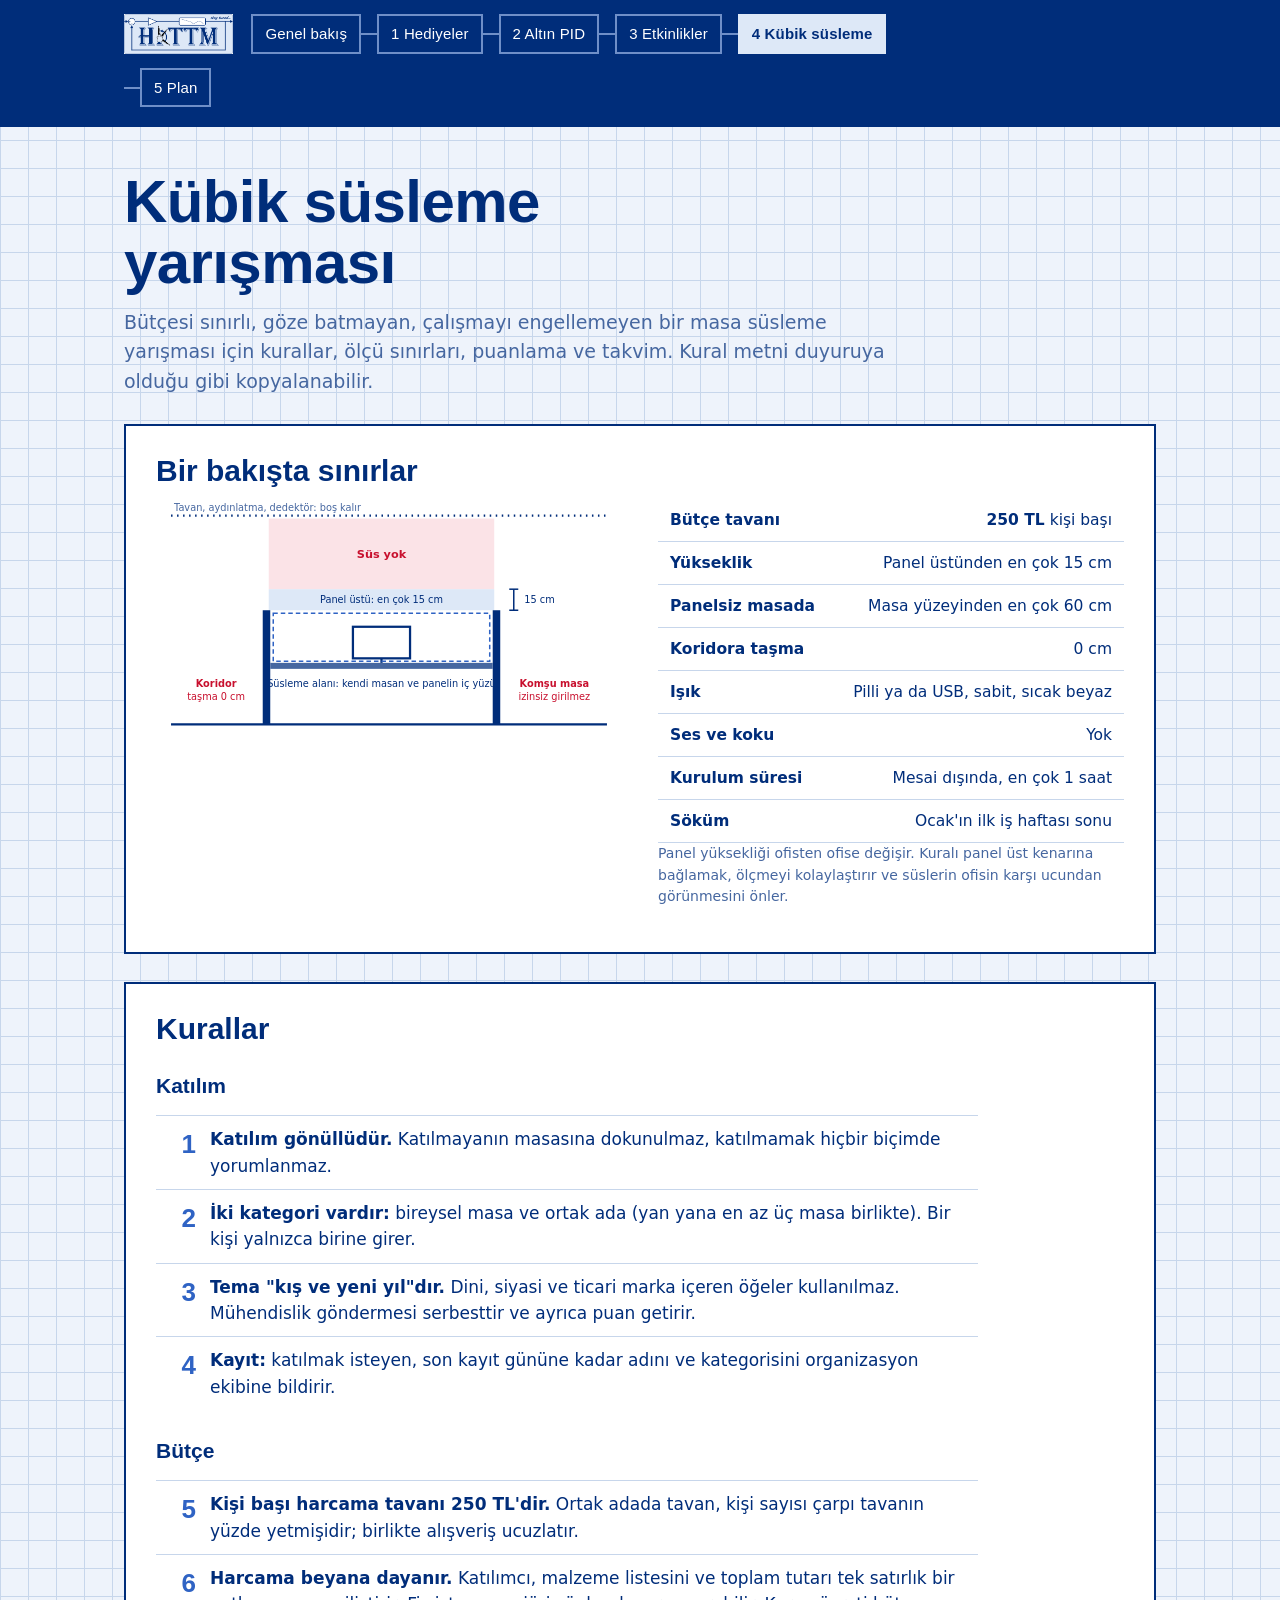
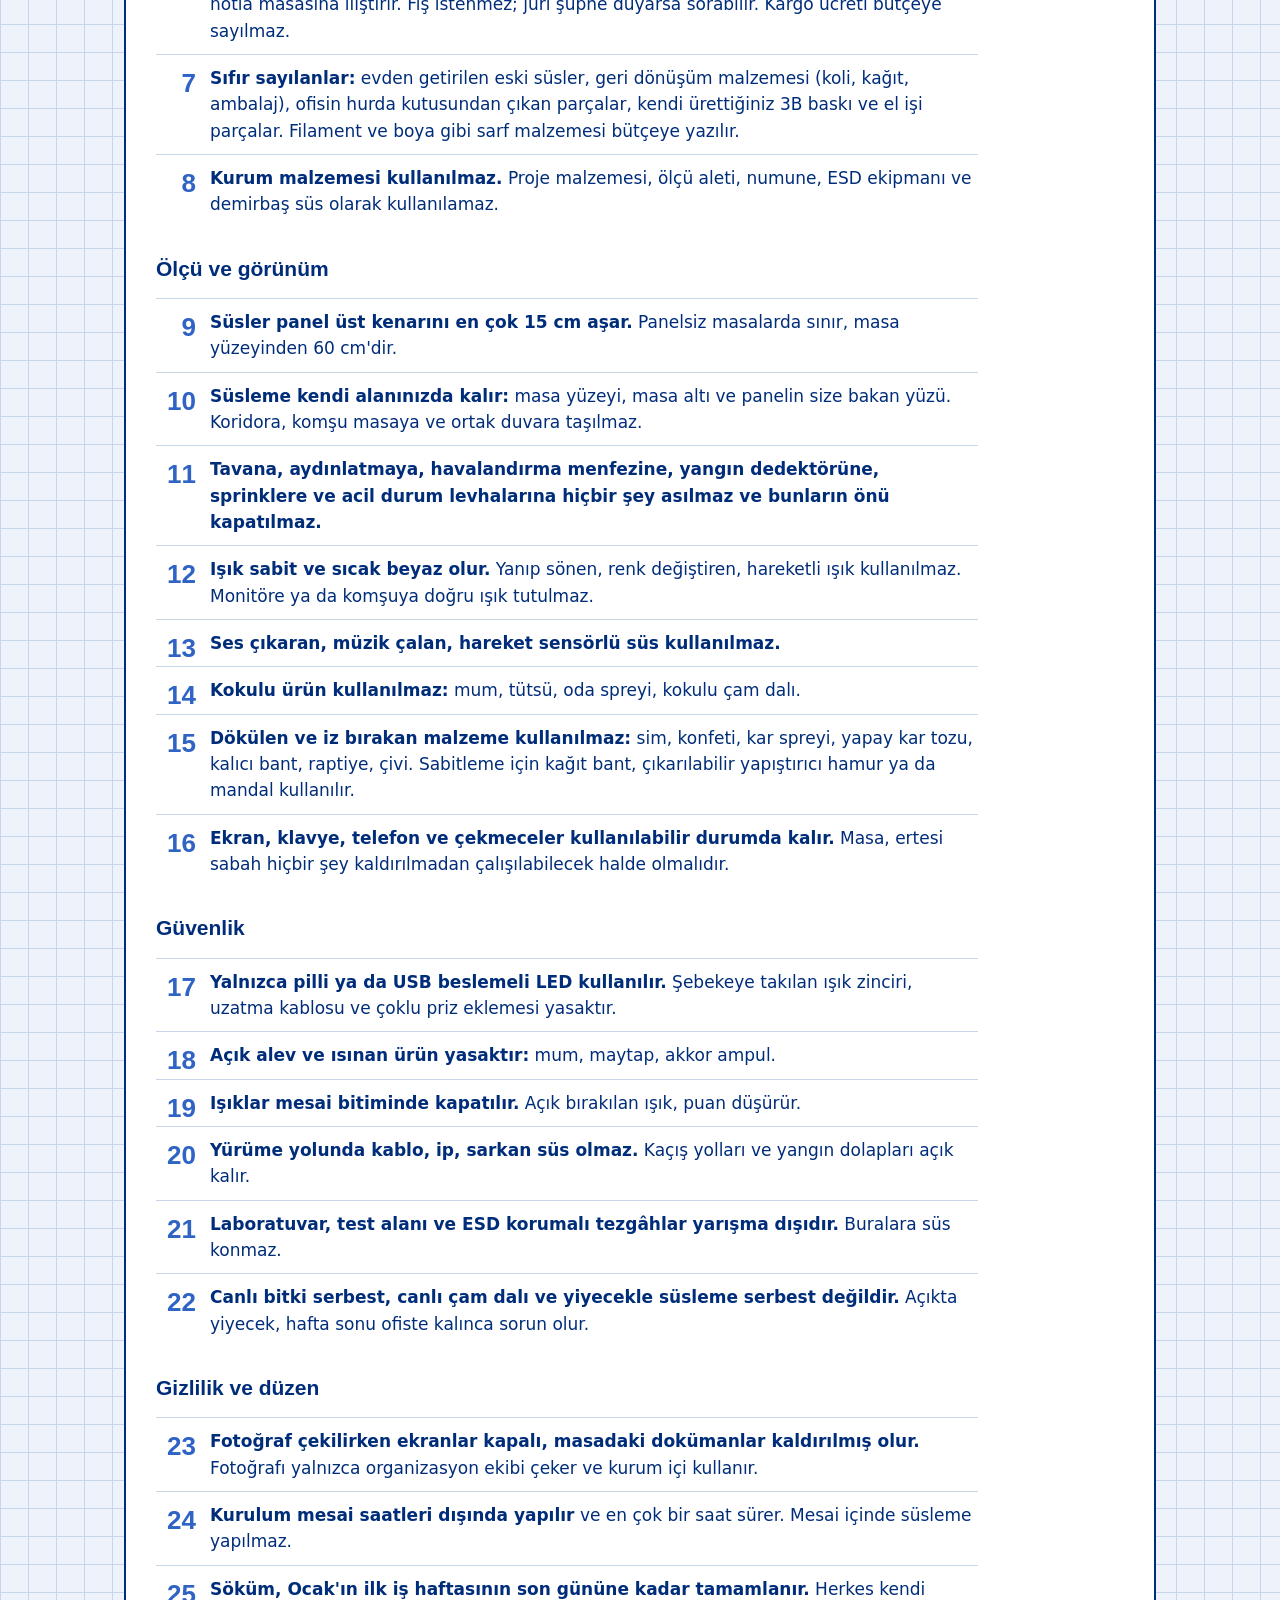
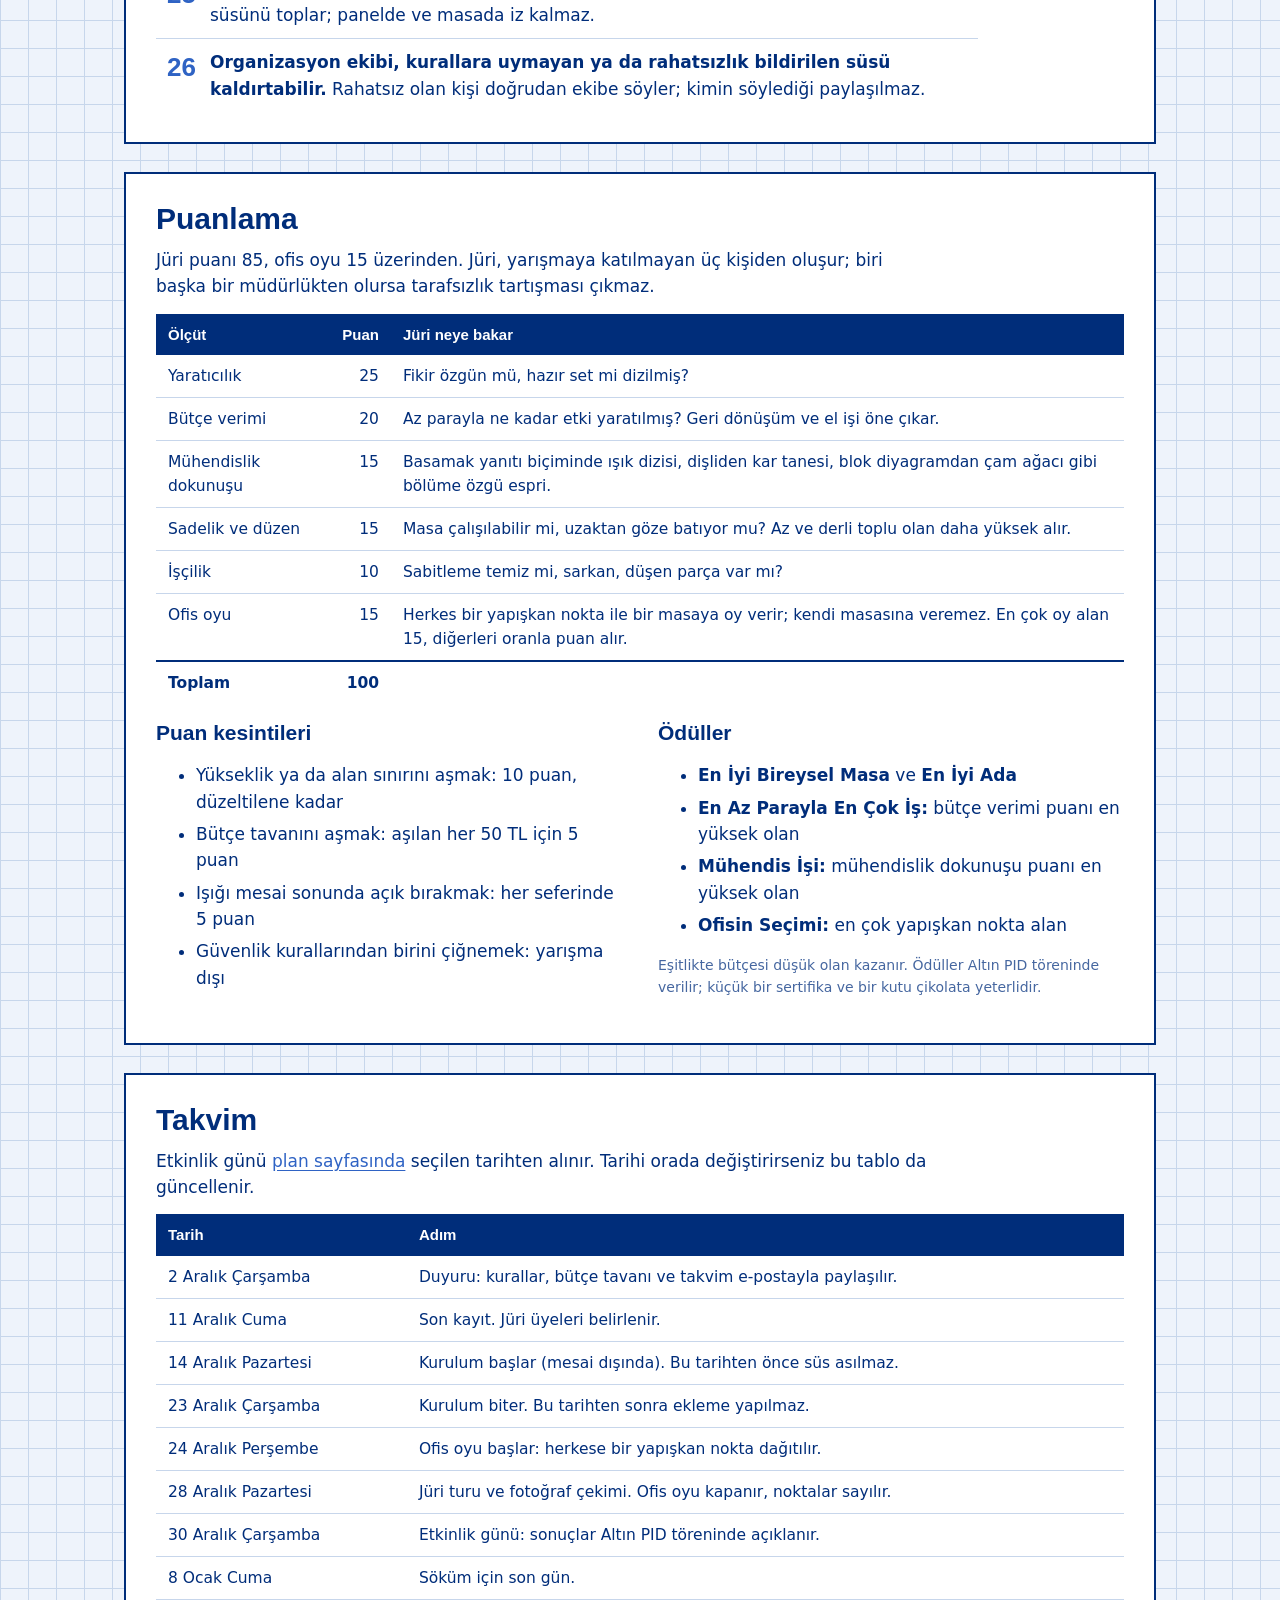
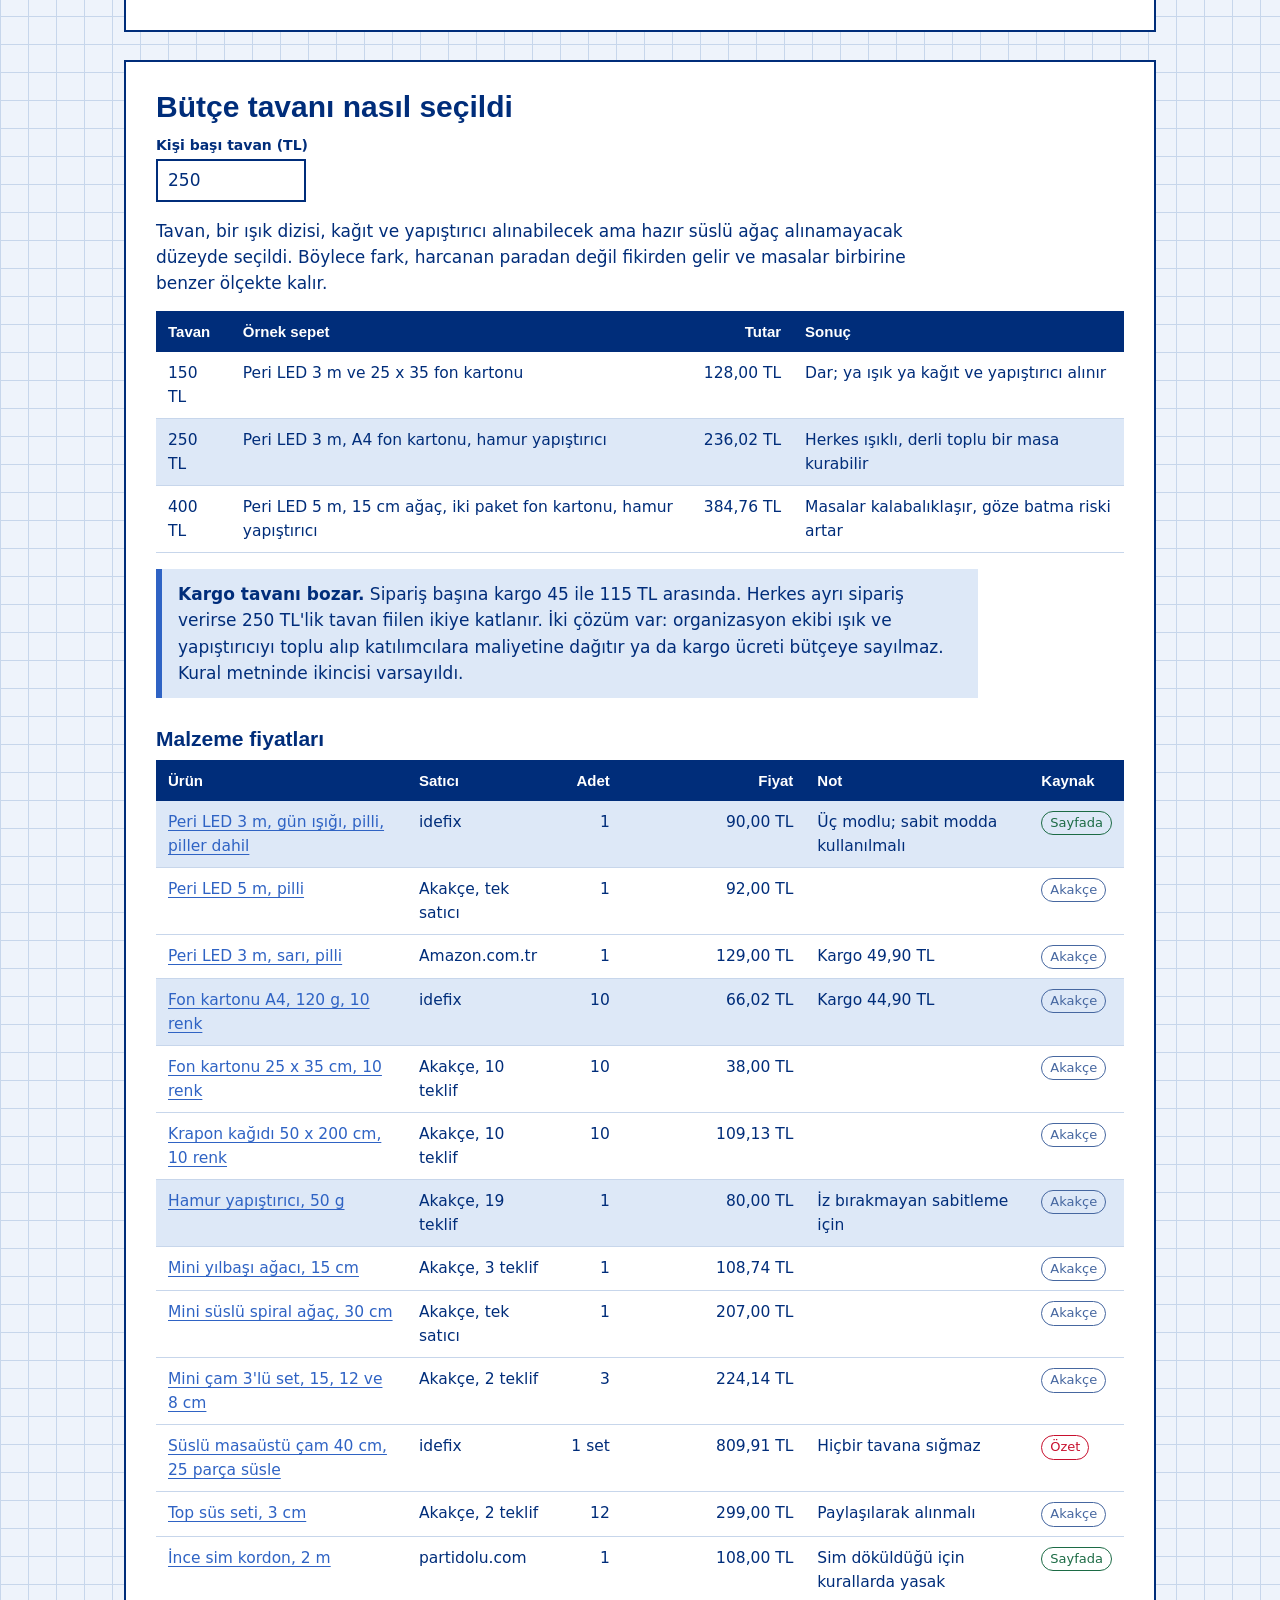
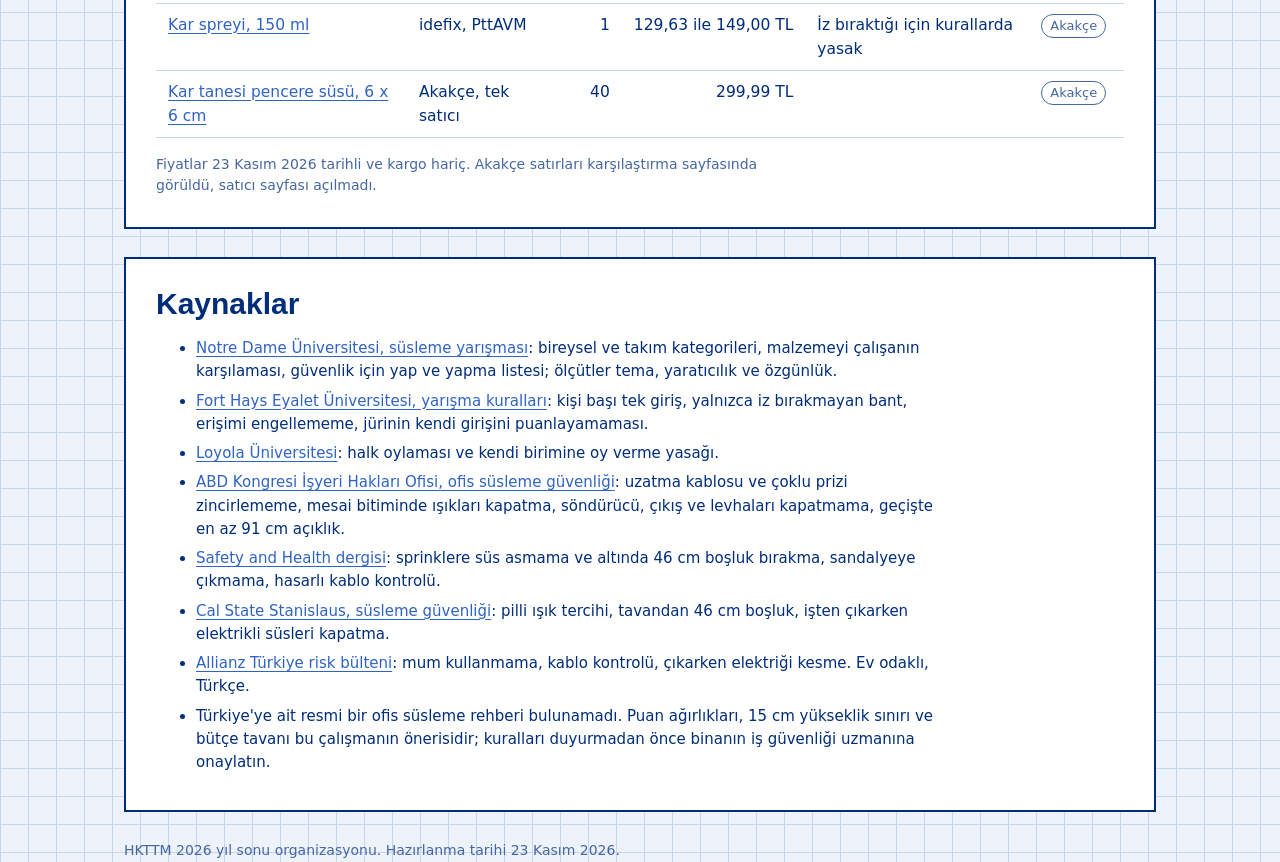
<file: 4-kubik-susleme.html>
<!doctype html>
<html lang="tr">
<head>
<meta charset="utf-8">
<meta name="viewport" content="width=device-width, initial-scale=1">
<title>Kübik süsleme yarışması kuralları</title>
<link rel="stylesheet" href="style.css">
<style>
  .envelope { max-width: 620px; margin: 0 0 8px; }
  .envelope svg { width: 100%; height: auto; display: block; }
  .rules { counter-reset: r; list-style: none; padding: 0; max-width: 76ch; }
  .rules > li {
    counter-increment: r;
    padding: 10px 0 10px 54px;
    border-top: 1px solid var(--grid);
    position: relative;
    margin: 0;
  }
  .rules > li::before {
    content: counter(r);
    position: absolute;
    left: 0;
    top: 8px;
    font-family: var(--head);
    font-size: 26px;
    font-weight: 700;
    color: var(--accent);
    width: 40px;
    text-align: right;
  }
</style>
</head>
<body>
<main>
<header class="top wrap">
  <h1>Kübik süsleme yarışması</h1>
  <p>Bütçesi sınırlı, göze batmayan, çalışmayı engellemeyen bir masa süsleme yarışması için kurallar, ölçü sınırları, puanlama ve takvim. Kural metni duyuruya olduğu gibi kopyalanabilir.</p>
</header>

<div class="wrap">

<section>
  <h2>Bir bakışta sınırlar</h2>
  <div class="cols">
    <div class="envelope">
      <svg viewBox="0 0 620 330" role="img" aria-label="Kübik kesiti: süsler bölme panelinin üst kenarını en çok 15 santimetre aşabilir, koridora taşamaz, tavana ve aydınlatmaya bir şey asılamaz.">
        <rect x="0" y="0" width="620" height="330" fill="#fff"/>
        <!-- zemin -->
        <line x1="20" y1="300" x2="600" y2="300" stroke="#002d7a" stroke-width="3"/>
        <!-- tavan -->
        <line x1="20" y1="22" x2="600" y2="22" stroke="#002d7a" stroke-width="3" stroke-dasharray="2 6"/>
        <text x="24" y="16" font-size="13" fill="#4667a0">Tavan, aydınlatma, dedektör: boş kalır</text>
        <!-- yasak bölge -->
        <rect x="150" y="26" width="300" height="94" fill="#fbe3e7"/>
        <text x="300" y="78" font-size="15" text-anchor="middle" fill="#c8102e" font-weight="700">Süs yok</text>
        <!-- izinli bant -->
        <rect x="150" y="120" width="300" height="28" fill="#dde8f7"/>
        <text x="300" y="139" font-size="13" text-anchor="middle" fill="#002d7a">Panel üstü: en çok 15 cm</text>
        <!-- paneller -->
        <rect x="142" y="148" width="10" height="152" fill="#002d7a"/>
        <rect x="448" y="148" width="10" height="152" fill="#002d7a"/>
        <!-- masa -->
        <rect x="152" y="218" width="296" height="8" fill="#4667a0"/>
        <!-- monitör -->
        <rect x="262" y="170" width="76" height="42" fill="none" stroke="#002d7a" stroke-width="3"/>
        <line x1="300" y1="212" x2="300" y2="218" stroke="#002d7a" stroke-width="3"/>
        <!-- süs alanı -->
        <rect x="156" y="152" width="288" height="64" fill="none" stroke="#2f63c4" stroke-width="2" stroke-dasharray="6 4"/>
        <text x="300" y="250" font-size="13" text-anchor="middle" fill="#002d7a">Süsleme alanı: kendi masan ve panelin iç yüzü</text>
        <!-- koridor -->
        <text x="80" y="250" font-size="13" text-anchor="middle" fill="#c8102e" font-weight="700">Koridor</text>
        <text x="80" y="268" font-size="13" text-anchor="middle" fill="#c8102e">taşma 0 cm</text>
        <text x="530" y="250" font-size="13" text-anchor="middle" fill="#c8102e" font-weight="700">Komşu masa</text>
        <text x="530" y="268" font-size="13" text-anchor="middle" fill="#c8102e">izinsiz girilmez</text>
        <!-- ölçü oku -->
        <line x1="476" y1="120" x2="476" y2="148" stroke="#002d7a" stroke-width="2"/>
        <line x1="470" y1="120" x2="482" y2="120" stroke="#002d7a" stroke-width="2"/>
        <line x1="470" y1="148" x2="482" y2="148" stroke="#002d7a" stroke-width="2"/>
        <text x="490" y="139" font-size="13" fill="#002d7a">15 cm</text>
      </svg>
    </div>
    <div>
      <table>
        <tbody>
          <tr><td><b>Bütçe tavanı</b></td><td class="num"><b id="cap1">250 TL</b> kişi başı</td></tr>
          <tr><td><b>Yükseklik</b></td><td class="num">Panel üstünden en çok 15 cm</td></tr>
          <tr><td><b>Panelsiz masada</b></td><td class="num">Masa yüzeyinden en çok 60 cm</td></tr>
          <tr><td><b>Koridora taşma</b></td><td class="num">0 cm</td></tr>
          <tr><td><b>Işık</b></td><td class="num">Pilli ya da USB, sabit, sıcak beyaz</td></tr>
          <tr><td><b>Ses ve koku</b></td><td class="num">Yok</td></tr>
          <tr><td><b>Kurulum süresi</b></td><td class="num">Mesai dışında, en çok 1 saat</td></tr>
          <tr><td><b>Söküm</b></td><td class="num">Ocak'ın ilk iş haftası sonu</td></tr>
        </tbody>
      </table>
      <p class="small">Panel yüksekliği ofisten ofise değişir. Kuralı panel üst kenarına bağlamak, ölçmeyi kolaylaştırır ve süslerin ofisin karşı ucundan görünmesini önler.</p>
    </div>
  </div>
</section>

<section>
  <h2>Kurallar</h2>
  <h3>Katılım</h3>
  <ol class="rules">
    <li><b>Katılım gönüllüdür.</b> Katılmayanın masasına dokunulmaz, katılmamak hiçbir biçimde yorumlanmaz.</li>
    <li><b>İki kategori vardır:</b> bireysel masa ve ortak ada (yan yana en az üç masa birlikte). Bir kişi yalnızca birine girer.</li>
    <li><b>Tema "kış ve yeni yıl"dır.</b> Dini, siyasi ve ticari marka içeren öğeler kullanılmaz. Mühendislik göndermesi serbesttir ve ayrıca puan getirir.</li>
    <li><b>Kayıt:</b> katılmak isteyen, son kayıt gününe kadar adını ve kategorisini organizasyon ekibine bildirir.</li>
  </ol>

  <h3>Bütçe</h3>
  <ol class="rules" style="counter-reset: r 4">
    <li><b>Kişi başı harcama tavanı <span id="cap2">250 TL</span>'dir.</b> Ortak adada tavan, kişi sayısı çarpı tavanın yüzde yetmişidir; birlikte alışveriş ucuzlatır.</li>
    <li><b>Harcama beyana dayanır.</b> Katılımcı, malzeme listesini ve toplam tutarı tek satırlık bir notla masasına iliştirir. Fiş istenmez; jüri şüphe duyarsa sorabilir. Kargo ücreti bütçeye sayılmaz.</li>
    <li><b>Sıfır sayılanlar:</b> evden getirilen eski süsler, geri dönüşüm malzemesi (koli, kağıt, ambalaj), ofisin hurda kutusundan çıkan parçalar, kendi ürettiğiniz 3B baskı ve el işi parçalar. Filament ve boya gibi sarf malzemesi bütçeye yazılır.</li>
    <li><b>Kurum malzemesi kullanılmaz.</b> Proje malzemesi, ölçü aleti, numune, ESD ekipmanı ve demirbaş süs olarak kullanılamaz.</li>
  </ol>

  <h3>Ölçü ve görünüm</h3>
  <ol class="rules" style="counter-reset: r 8">
    <li><b>Süsler panel üst kenarını en çok 15 cm aşar.</b> Panelsiz masalarda sınır, masa yüzeyinden 60 cm'dir.</li>
    <li><b>Süsleme kendi alanınızda kalır:</b> masa yüzeyi, masa altı ve panelin size bakan yüzü. Koridora, komşu masaya ve ortak duvara taşılmaz.</li>
    <li><b>Tavana, aydınlatmaya, havalandırma menfezine, yangın dedektörüne, sprinklere ve acil durum levhalarına hiçbir şey asılmaz ve bunların önü kapatılmaz.</b></li>
    <li><b>Işık sabit ve sıcak beyaz olur.</b> Yanıp sönen, renk değiştiren, hareketli ışık kullanılmaz. Monitöre ya da komşuya doğru ışık tutulmaz.</li>
    <li><b>Ses çıkaran, müzik çalan, hareket sensörlü süs kullanılmaz.</b></li>
    <li><b>Kokulu ürün kullanılmaz:</b> mum, tütsü, oda spreyi, kokulu çam dalı.</li>
    <li><b>Dökülen ve iz bırakan malzeme kullanılmaz:</b> sim, konfeti, kar spreyi, yapay kar tozu, kalıcı bant, raptiye, çivi. Sabitleme için kağıt bant, çıkarılabilir yapıştırıcı hamur ya da mandal kullanılır.</li>
    <li><b>Ekran, klavye, telefon ve çekmeceler kullanılabilir durumda kalır.</b> Masa, ertesi sabah hiçbir şey kaldırılmadan çalışılabilecek halde olmalıdır.</li>
  </ol>

  <h3>Güvenlik</h3>
  <ol class="rules" style="counter-reset: r 16">
    <li><b>Yalnızca pilli ya da USB beslemeli LED kullanılır.</b> Şebekeye takılan ışık zinciri, uzatma kablosu ve çoklu priz eklemesi yasaktır.</li>
    <li><b>Açık alev ve ısınan ürün yasaktır:</b> mum, maytap, akkor ampul.</li>
    <li><b>Işıklar mesai bitiminde kapatılır.</b> Açık bırakılan ışık, puan düşürür.</li>
    <li><b>Yürüme yolunda kablo, ip, sarkan süs olmaz.</b> Kaçış yolları ve yangın dolapları açık kalır.</li>
    <li><b>Laboratuvar, test alanı ve ESD korumalı tezgâhlar yarışma dışıdır.</b> Buralara süs konmaz.</li>
    <li><b>Canlı bitki serbest, canlı çam dalı ve yiyecekle süsleme serbest değildir.</b> Açıkta yiyecek, hafta sonu ofiste kalınca sorun olur.</li>
  </ol>

  <h3>Gizlilik ve düzen</h3>
  <ol class="rules" style="counter-reset: r 22">
    <li><b>Fotoğraf çekilirken ekranlar kapalı, masadaki dokümanlar kaldırılmış olur.</b> Fotoğrafı yalnızca organizasyon ekibi çeker ve kurum içi kullanır.</li>
    <li><b>Kurulum mesai saatleri dışında yapılır</b> ve en çok bir saat sürer. Mesai içinde süsleme yapılmaz.</li>
    <li><b>Söküm, Ocak'ın ilk iş haftasının son gününe kadar tamamlanır.</b> Herkes kendi süsünü toplar; panelde ve masada iz kalmaz.</li>
    <li><b>Organizasyon ekibi, kurallara uymayan ya da rahatsızlık bildirilen süsü kaldırtabilir.</b> Rahatsız olan kişi doğrudan ekibe söyler; kimin söylediği paylaşılmaz.</li>
  </ol>
</section>

<section>
  <h2>Puanlama</h2>
  <p>Jüri puanı 85, ofis oyu 15 üzerinden. Jüri, yarışmaya katılmayan üç kişiden oluşur; biri başka bir müdürlükten olursa tarafsızlık tartışması çıkmaz.</p>
  <div class="scroll">
  <table>
    <thead><tr><th>Ölçüt</th><th class="num">Puan</th><th>Jüri neye bakar</th></tr></thead>
    <tbody>
      <tr><td>Yaratıcılık</td><td class="num">25</td><td>Fikir özgün mü, hazır set mi dizilmiş?</td></tr>
      <tr><td>Bütçe verimi</td><td class="num">20</td><td>Az parayla ne kadar etki yaratılmış? Geri dönüşüm ve el işi öne çıkar.</td></tr>
      <tr><td>Mühendislik dokunuşu</td><td class="num">15</td><td>Basamak yanıtı biçiminde ışık dizisi, dişliden kar tanesi, blok diyagramdan çam ağacı gibi bölüme özgü espri.</td></tr>
      <tr><td>Sadelik ve düzen</td><td class="num">15</td><td>Masa çalışılabilir mi, uzaktan göze batıyor mu? Az ve derli toplu olan daha yüksek alır.</td></tr>
      <tr><td>İşçilik</td><td class="num">10</td><td>Sabitleme temiz mi, sarkan, düşen parça var mı?</td></tr>
      <tr><td>Ofis oyu</td><td class="num">15</td><td>Herkes bir yapışkan nokta ile bir masaya oy verir; kendi masasına veremez. En çok oy alan 15, diğerleri oranla puan alır.</td></tr>
    </tbody>
    <tfoot><tr><td>Toplam</td><td class="num">100</td><td></td></tr></tfoot>
  </table>
  </div>

  <div class="cols">
    <div>
      <h3>Puan kesintileri</h3>
      <ul>
        <li>Yükseklik ya da alan sınırını aşmak: 10 puan, düzeltilene kadar</li>
        <li>Bütçe tavanını aşmak: aşılan her 50 TL için 5 puan</li>
        <li>Işığı mesai sonunda açık bırakmak: her seferinde 5 puan</li>
        <li>Güvenlik kurallarından birini çiğnemek: yarışma dışı</li>
      </ul>
    </div>
    <div>
      <h3>Ödüller</h3>
      <ul>
        <li><b>En İyi Bireysel Masa</b> ve <b>En İyi Ada</b></li>
        <li><b>En Az Parayla En Çok İş:</b> bütçe verimi puanı en yüksek olan</li>
        <li><b>Mühendis İşi:</b> mühendislik dokunuşu puanı en yüksek olan</li>
        <li><b>Ofisin Seçimi:</b> en çok yapışkan nokta alan</li>
      </ul>
      <p class="small">Eşitlikte bütçesi düşük olan kazanır. Ödüller Altın PID töreninde verilir; küçük bir sertifika ve bir kutu çikolata yeterlidir.</p>
    </div>
  </div>
</section>

<section>
  <h2>Takvim</h2>
  <p>Etkinlik günü <a href="5-ek-detaylar.html">plan sayfasında</a> seçilen tarihten alınır. Tarihi orada değiştirirseniz bu tablo da güncellenir.</p>
  <div class="scroll">
  <table>
    <thead><tr><th>Tarih</th><th>Adım</th></tr></thead>
    <tbody id="takvim"></tbody>
  </table>
  </div>
</section>

<section>
  <h2>Bütçe tavanı nasıl seçildi</h2>
  <div class="calc no-print">
    <div><label for="cap">Kişi başı tavan (TL)</label><input type="number" id="cap" min="0" step="50" value="250"></div>
  </div>
  <p>Tavan, bir ışık dizisi, kağıt ve yapıştırıcı alınabilecek ama hazır süslü ağaç alınamayacak düzeyde seçildi. Böylece fark, harcanan paradan değil fikirden gelir ve masalar birbirine benzer ölçekte kalır.</p>
  <div class="scroll">
  <table>
    <thead><tr><th>Tavan</th><th>Örnek sepet</th><th class="num">Tutar</th><th>Sonuç</th></tr></thead>
    <tbody>
      <tr><td>150 TL</td><td>Peri LED 3 m ve 25 x 35 fon kartonu</td><td class="num">128,00 TL</td><td>Dar; ya ışık ya kağıt ve yapıştırıcı alınır</td></tr>
      <tr class="pick"><td>250 TL</td><td>Peri LED 3 m, A4 fon kartonu, hamur yapıştırıcı</td><td class="num">236,02 TL</td><td>Herkes ışıklı, derli toplu bir masa kurabilir</td></tr>
      <tr><td>400 TL</td><td>Peri LED 5 m, 15 cm ağaç, iki paket fon kartonu, hamur yapıştırıcı</td><td class="num">384,76 TL</td><td>Masalar kalabalıklaşır, göze batma riski artar</td></tr>
    </tbody>
  </table>
  </div>
  <div class="note">
    <p><b>Kargo tavanı bozar.</b> Sipariş başına kargo 45 ile 115 TL arasında. Herkes ayrı sipariş verirse 250 TL'lik tavan fiilen ikiye katlanır. İki çözüm var: organizasyon ekibi ışık ve yapıştırıcıyı toplu alıp katılımcılara maliyetine dağıtır ya da kargo ücreti bütçeye sayılmaz. Kural metninde ikincisi varsayıldı.</p>
  </div>
  <h3>Malzeme fiyatları</h3>
  <div class="scroll">
  <table>
    <thead><tr><th>Ürün</th><th>Satıcı</th><th class="num">Adet</th><th class="num">Fiyat</th><th>Not</th><th>Kaynak</th></tr></thead>
    <tbody>
      <tr class="pick"><td><a href="https://www.idefix.com/myk-hediye-ve-sanat-atolyesi-3-metre-gun-isigi-peri-led-isik-pilli-3-modlu-dekoratif-led-p-20278873">Peri LED 3 m, gün ışığı, pilli, piller dahil</a></td><td>idefix</td><td class="num">1</td><td class="num">90,00 TL</td><td>Üç modlu; sabit modda kullanılmalı</td><td><span class="tag ok">Sayfada</span></td></tr>
      <tr><td><a href="https://www.akakce.com/serit-led/en-ucuz-dekonivia-peri-led-5-metre-gun-isigi-sari-iki-fonksiyonlu-pilli-dekoratif-aydinlatma-susleme-parti-led-isik-yilbasi-led-isik-susleme-dekorasyon-isigi-serit-fiyati,1658647804.html">Peri LED 5 m, pilli</a></td><td>Akakçe, tek satıcı</td><td class="num">1</td><td class="num">92,00 TL</td><td></td><td><span class="tag">Akakçe</span></td></tr>
      <tr><td><a href="https://www.akakce.com/serit-led/en-ucuz-coverzone-peri-led-isik-3-metre-sari-pilli-aydinlatma-sacak-spot-susleme-1-adet-fiyati,932496911.html">Peri LED 3 m, sarı, pilli</a></td><td>Amazon.com.tr</td><td class="num">1</td><td class="num">129,00 TL</td><td>Kargo 49,90 TL</td><td><span class="tag">Akakçe</span></td></tr>
      <tr class="pick"><td><a href="https://www.akakce.com/fon-kartonu/en-ucuz-bigpoint-a4-120-gram-karisik-10-renk-fiyati,1307818338.html">Fon kartonu A4, 120 g, 10 renk</a></td><td>idefix</td><td class="num">10</td><td class="num">66,02 TL</td><td>Kargo 44,90 TL</td><td><span class="tag">Akakçe</span></td></tr>
      <tr><td><a href="https://www.akakce.com/fon-kartonu/en-ucuz-bigpoint-25x35cm-karisik-10-renk-fiyati,1738404385.html">Fon kartonu 25 x 35 cm, 10 renk</a></td><td>Akakçe, 10 teklif</td><td class="num">10</td><td class="num">38,00 TL</td><td></td><td><span class="tag">Akakçe</span></td></tr>
      <tr><td><a href="https://www.akakce.com/krapon-kagidi/en-ucuz-sudor-karisik-grapon-kagidi-10-lu-set-fiyati,1074272117.html">Krapon kağıdı 50 x 200 cm, 10 renk</a></td><td>Akakçe, 10 teklif</td><td class="num">10</td><td class="num">109,13 TL</td><td></td><td><span class="tag">Akakçe</span></td></tr>
      <tr class="pick"><td><a href="https://www.akakce.com/yapistirici/en-ucuz-faber-castell-hamur-yapistirici-tack-it-creative-50-gr-renkli-18-70-94-fiyati,680788533.html">Hamur yapıştırıcı, 50 g</a></td><td>Akakçe, 19 teklif</td><td class="num">1</td><td class="num">80,00 TL</td><td>İz bırakmayan sabitleme için</td><td><span class="tag">Akakçe</span></td></tr>
      <tr><td><a href="https://www.akakce.com/yilbasi-agaci/en-ucuz-dekoratif-mini-15cm-fiyati,1294408930.html">Mini yılbaşı ağacı, 15 cm</a></td><td>Akakçe, 3 teklif</td><td class="num">1</td><td class="num">108,74 TL</td><td></td><td><span class="tag">Akakçe</span></td></tr>
      <tr><td><a href="https://www.akakce.com/yilbasi-agaci/masaustu-yilbasi-agaci.html">Mini süslü spiral ağaç, 30 cm</a></td><td>Akakçe, tek satıcı</td><td class="num">1</td><td class="num">207,00 TL</td><td></td><td><span class="tag">Akakçe</span></td></tr>
      <tr><td><a href="https://www.akakce.com/yilbasi-agaci/en-ucuz-3-lu-set-nevada-mini-cam-agaci-uclarina-kar-yagmis-karli-yilbasi-hediyesi-15-12-8-cm-fiyati,947527397.html">Mini çam 3'lü set, 15, 12 ve 8 cm</a></td><td>Akakçe, 2 teklif</td><td class="num">3</td><td class="num">224,14 TL</td><td></td><td><span class="tag">Akakçe</span></td></tr>
      <tr><td><a href="https://www.idefix.com/yilbasi-masaustu-suslu-yeni-yil-cam-agaci-40-cm-kutuklu-kirmizi-konsept-25-parca-sus-set-p-3338103">Süslü masaüstü çam 40 cm, 25 parça süsle</a></td><td>idefix</td><td class="num">1 set</td><td class="num">809,91 TL</td><td>Hiçbir tavana sığmaz</td><td><span class="tag q">Özet</span></td></tr>
      <tr><td><a href="https://www.akakce.com/yilbasi-susu/en-ucuz-3-cm-parlak-karisik-renk-yilbasi-top-sus-12-parca-mini-dekoratif-agac-ve-parti-susleme-seti-fiyati,1606540029.html">Top süs seti, 3 cm</a></td><td>Akakçe, 2 teklif</td><td class="num">12</td><td class="num">299,00 TL</td><td>Paylaşılarak alınmalı</td><td><span class="tag">Akakçe</span></td></tr>
      <tr><td><a href="https://www.partidolu.com/3-cm-ince-parti-susu-sim-2-metre-sari-renk">İnce sim kordon, 2 m</a></td><td>partidolu.com</td><td class="num">1</td><td class="num">108,00 TL</td><td>Sim döküldüğü için kurallarda yasak</td><td><span class="tag ok">Sayfada</span></td></tr>
      <tr><td><a href="https://www.akakce.com/kar-spreyi/en-ucuz-kika-joy-150ml-fiyati,1344489637.html">Kar spreyi, 150 ml</a></td><td>idefix, PttAVM</td><td class="num">1</td><td class="num">129,63 ile 149,00 TL</td><td>İz bıraktığı için kurallarda yasak</td><td><span class="tag">Akakçe</span></td></tr>
      <tr><td><a href="https://www.akakce.com/sticker/en-ucuz-kar-tanesi-pencere-susu-40-adet-yilbasi-dekorasyon-6x6-cm-cocuk-odasi-ve-cam-yuzeyler-icin-kis-temali-yapiskanli-susleme-seti-beyaz-fiyati,1619554975.html">Kar tanesi pencere süsü, 6 x 6 cm</a></td><td>Akakçe, tek satıcı</td><td class="num">40</td><td class="num">299,99 TL</td><td></td><td><span class="tag">Akakçe</span></td></tr>
    </tbody>
  </table>
  </div>
  <p class="small">Fiyatlar 23 Kasım 2026 tarihli ve kargo hariç. Akakçe satırları karşılaştırma sayfasında görüldü, satıcı sayfası açılmadı.</p>
</section>

<section>
  <h2>Kaynaklar</h2>
  <ul class="sources">
    <li><a href="https://alresources.nd.edu/news/all-news/holiday-decorating-competition/">Notre Dame Üniversitesi, süsleme yarışması</a>: bireysel ve takım kategorileri, malzemeyi çalışanın karşılaması, güvenlik için yap ve yapma listesi; ölçütler tema, yaratıcılık ve özgünlük.</li>
    <li><a href="https://fhsu.edu/staff-senate/events/holiday-door-or-window-decorating-contest-rules.pdf">Fort Hays Eyalet Üniversitesi, yarışma kuralları</a>: kişi başı tek giriş, yalnızca iz bırakmayan bant, erişimi engellememe, jürinin kendi girişini puanlayamaması.</li>
    <li><a href="https://www.luc.edu/staffcouncil/events/holidayspirit/">Loyola Üniversitesi</a>: halk oylaması ve kendi birimine oy verme yasağı.</li>
    <li><a href="https://www.ocwr.gov/publications/fast-facts/holiday-office-decorations/">ABD Kongresi İşyeri Hakları Ofisi, ofis süsleme güvenliği</a>: uzatma kablosu ve çoklu prizi zincirlememe, mesai bitiminde ışıkları kapatma, söndürücü, çıkış ve levhaları kapatmama, geçişte en az 91 cm açıklık.</li>
    <li><a href="https://safetyandhealthmagazine.com/articles/23292-deck-the-halls-safely">Safety and Health dergisi</a>: sprinklere süs asmama ve altında 46 cm boşluk bırakma, sandalyeye çıkmama, hasarlı kablo kontrolü.</li>
    <li><a href="https://www.csustan.edu/safety-risk-management/holiday-decor-safety">Cal State Stanislaus, süsleme güvenliği</a>: pilli ışık tercihi, tavandan 46 cm boşluk, işten çıkarken elektrikli süsleri kapatma.</li>
    <li><a href="https://allianz.com.tr/content/dam/onemarketing/aztr/allianz/pdf/bizden-haberler/eviniz-degil-cam-agacinizin-isiklari-yansin/risk_yonetimi.pdf">Allianz Türkiye risk bülteni</a>: mum kullanmama, kablo kontrolü, çıkarken elektriği kesme. Ev odaklı, Türkçe.</li>
    <li>Türkiye'ye ait resmi bir ofis süsleme rehberi bulunamadı. Puan ağırlıkları, 15 cm yükseklik sınırı ve bütçe tavanı bu çalışmanın önerisidir; kuralları duyurmadan önce binanın iş güvenliği uzmanına onaylatın.</li>
  </ul>
</section>

</div>
</main>
<footer class="wrap">HKTTM 2026 yıl sonu organizasyonu. Hazırlanma tarihi 23 Kasım 2026.</footer>

<script src="common.js"></script>
<script>
var capEl = document.getElementById("cap");
capEl.value = HK.get("cap", "250");
function showCap() {
  var v = (parseInt(capEl.value, 10) || 0) + " TL";
  document.getElementById("cap1").textContent = v;
  document.getElementById("cap2").textContent = v;
  HK.set("cap", capEl.value);
}
capEl.oninput = showCap;
showCap();

// Takvim: etkinlik gününe göre geriye doğru
var ev = new Date(HK.get("date", "2026-12-30") + "T12:00:00");
function wd(d) { // hafta sonuna denk gelirse önceki cumaya çek
  var x = new Date(d);
  while (x.getDay() === 0 || x.getDay() === 6) x.setDate(x.getDate() - 1);
  return x;
}
function off(n) { var d = new Date(ev); d.setDate(d.getDate() + n); return wd(d); }
function fmt(d) { return d.toLocaleDateString("tr-TR", { day: "numeric", month: "long", weekday: "long" }); }
var after = new Date(ev.getFullYear() + (ev.getMonth() === 11 ? 1 : 0), 0, 8, 12);
var rows = [
  [off(-28), "Duyuru: kurallar, bütçe tavanı ve takvim e-postayla paylaşılır."],
  [off(-19), "Son kayıt. Jüri üyeleri belirlenir."],
  [off(-16), "Kurulum başlar (mesai dışında). Bu tarihten önce süs asılmaz."],
  [off(-7), "Kurulum biter. Bu tarihten sonra ekleme yapılmaz."],
  [off(-6), "Ofis oyu başlar: herkese bir yapışkan nokta dağıtılır."],
  [off(-2), "Jüri turu ve fotoğraf çekimi. Ofis oyu kapanır, noktalar sayılır."],
  [ev, "Etkinlik günü: sonuçlar Altın PID töreninde açıklanır."],
  [wd(after), "Söküm için son gün."]
];
document.getElementById("takvim").innerHTML = rows
  .map(function (r) { return "<tr><td>" + fmt(r[0]) + "</td><td>" + r[1] + "</td></tr>"; })
  .join("");
</script>
</body>
</html>
</file>
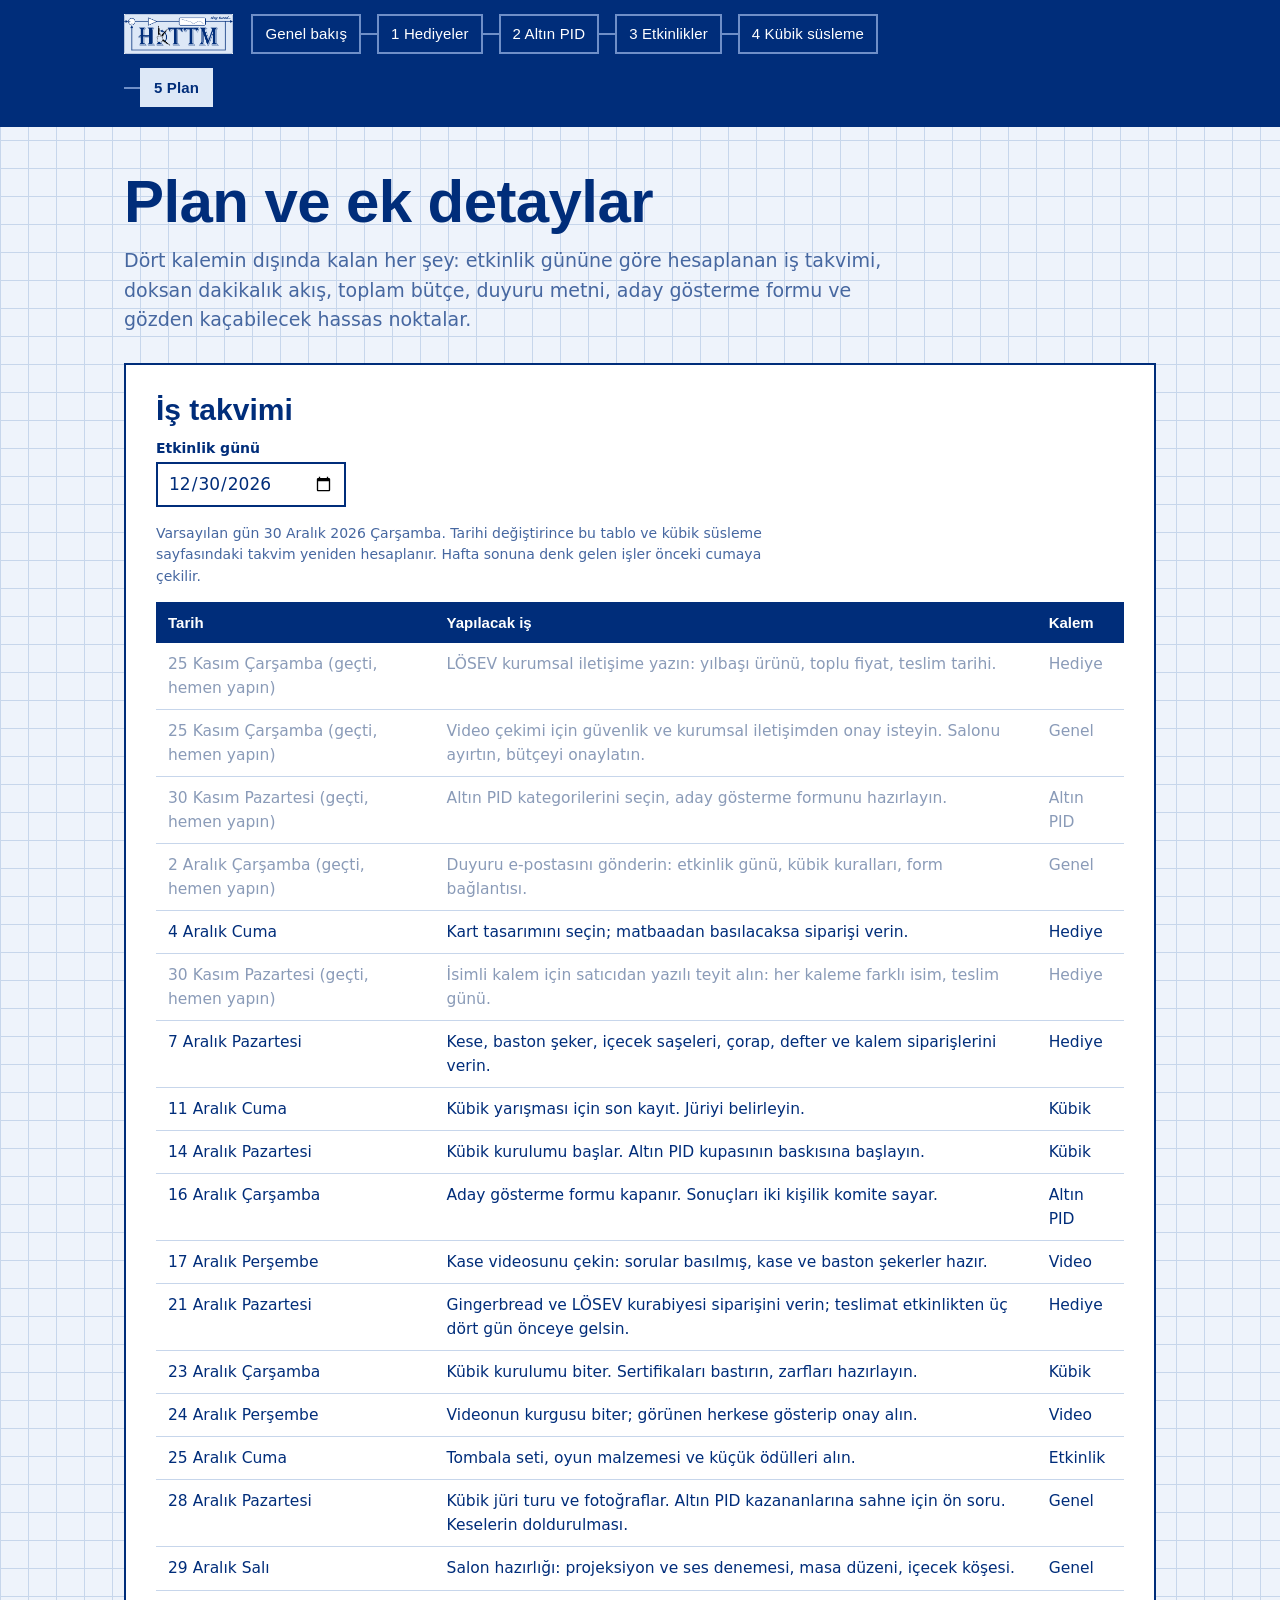
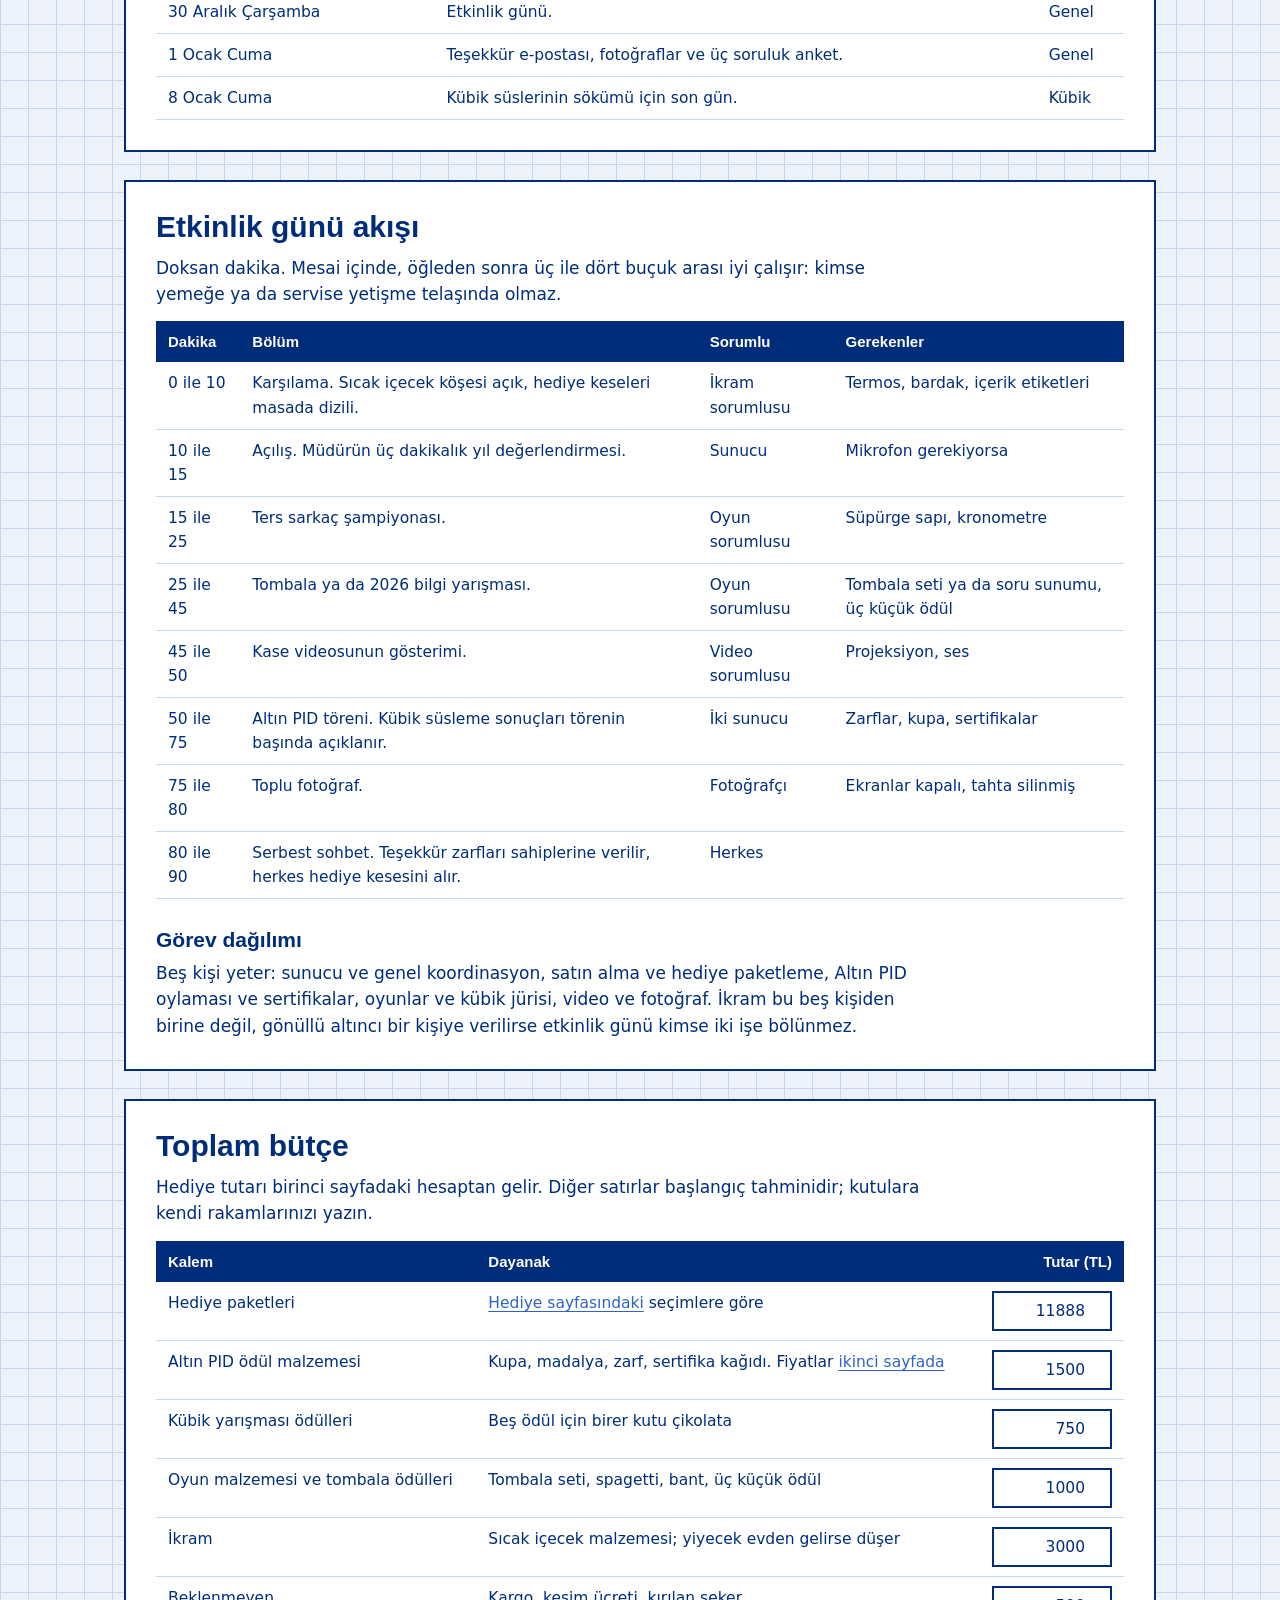
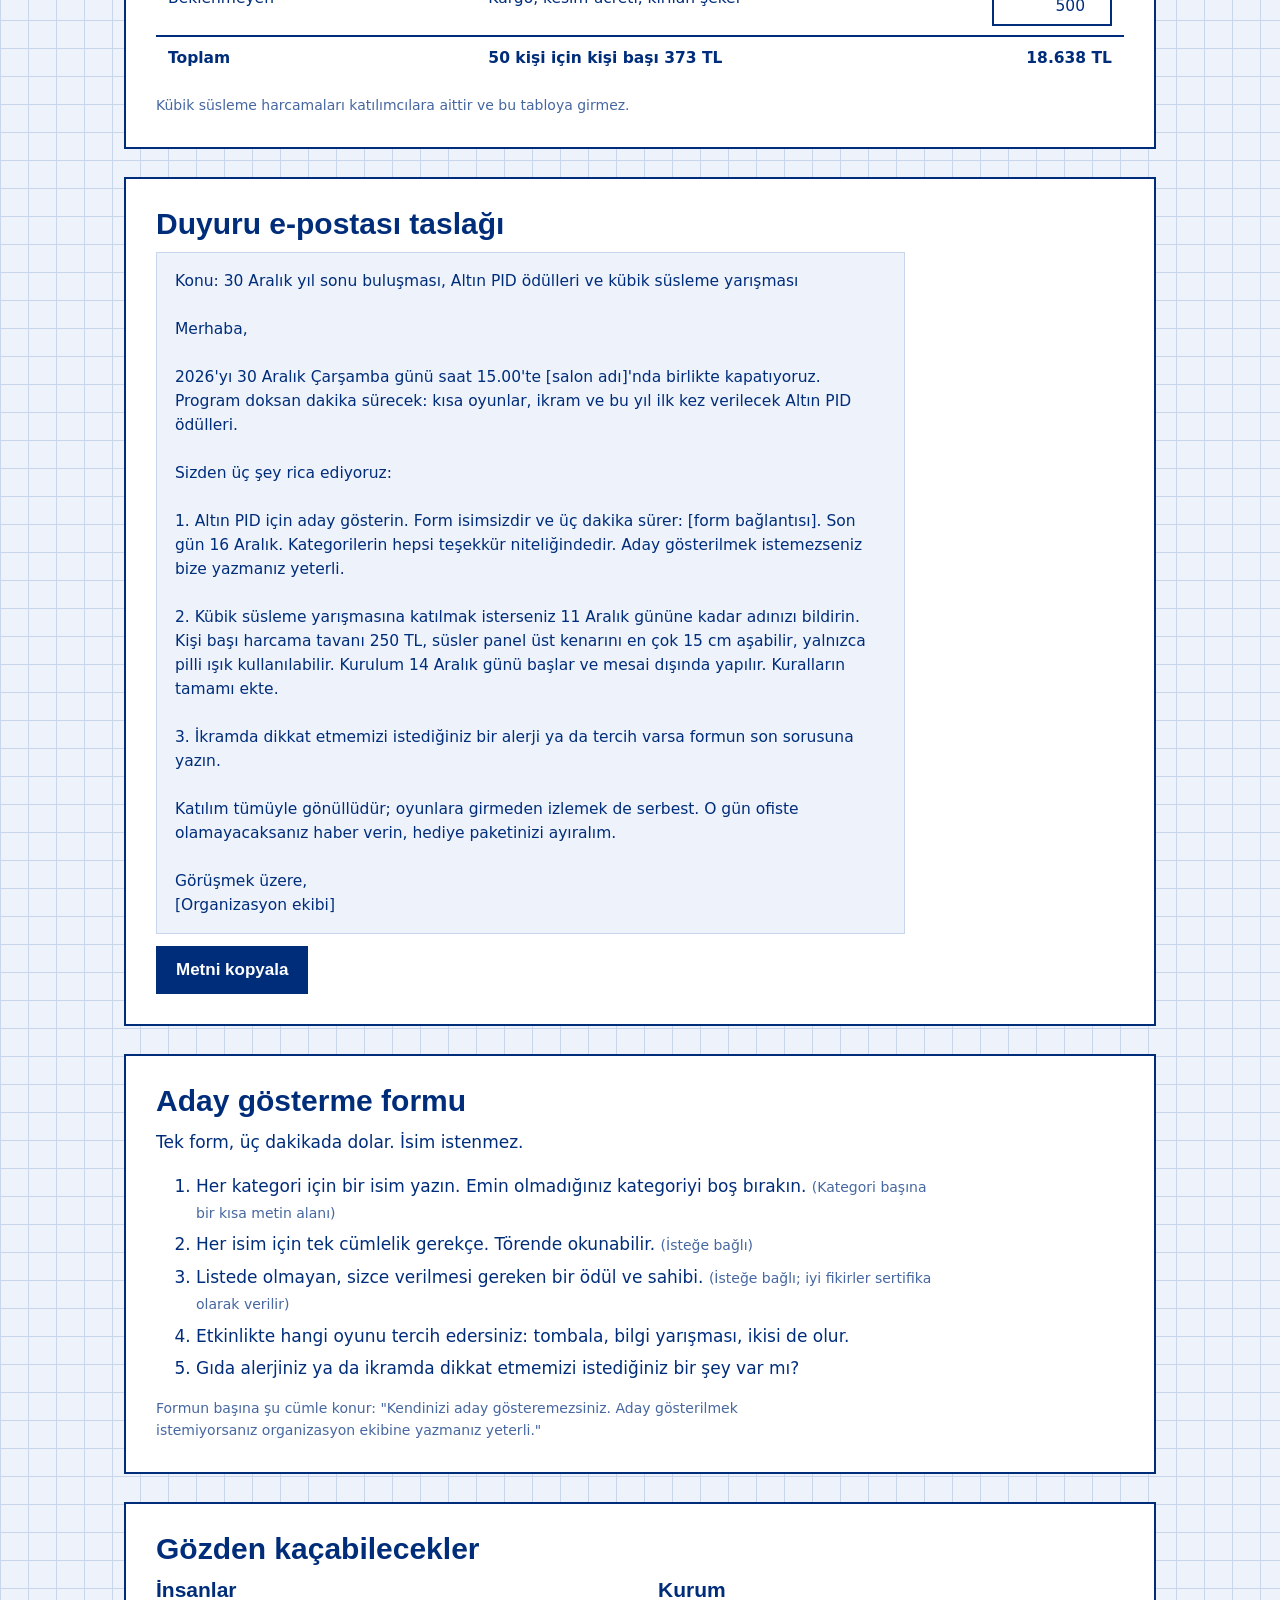
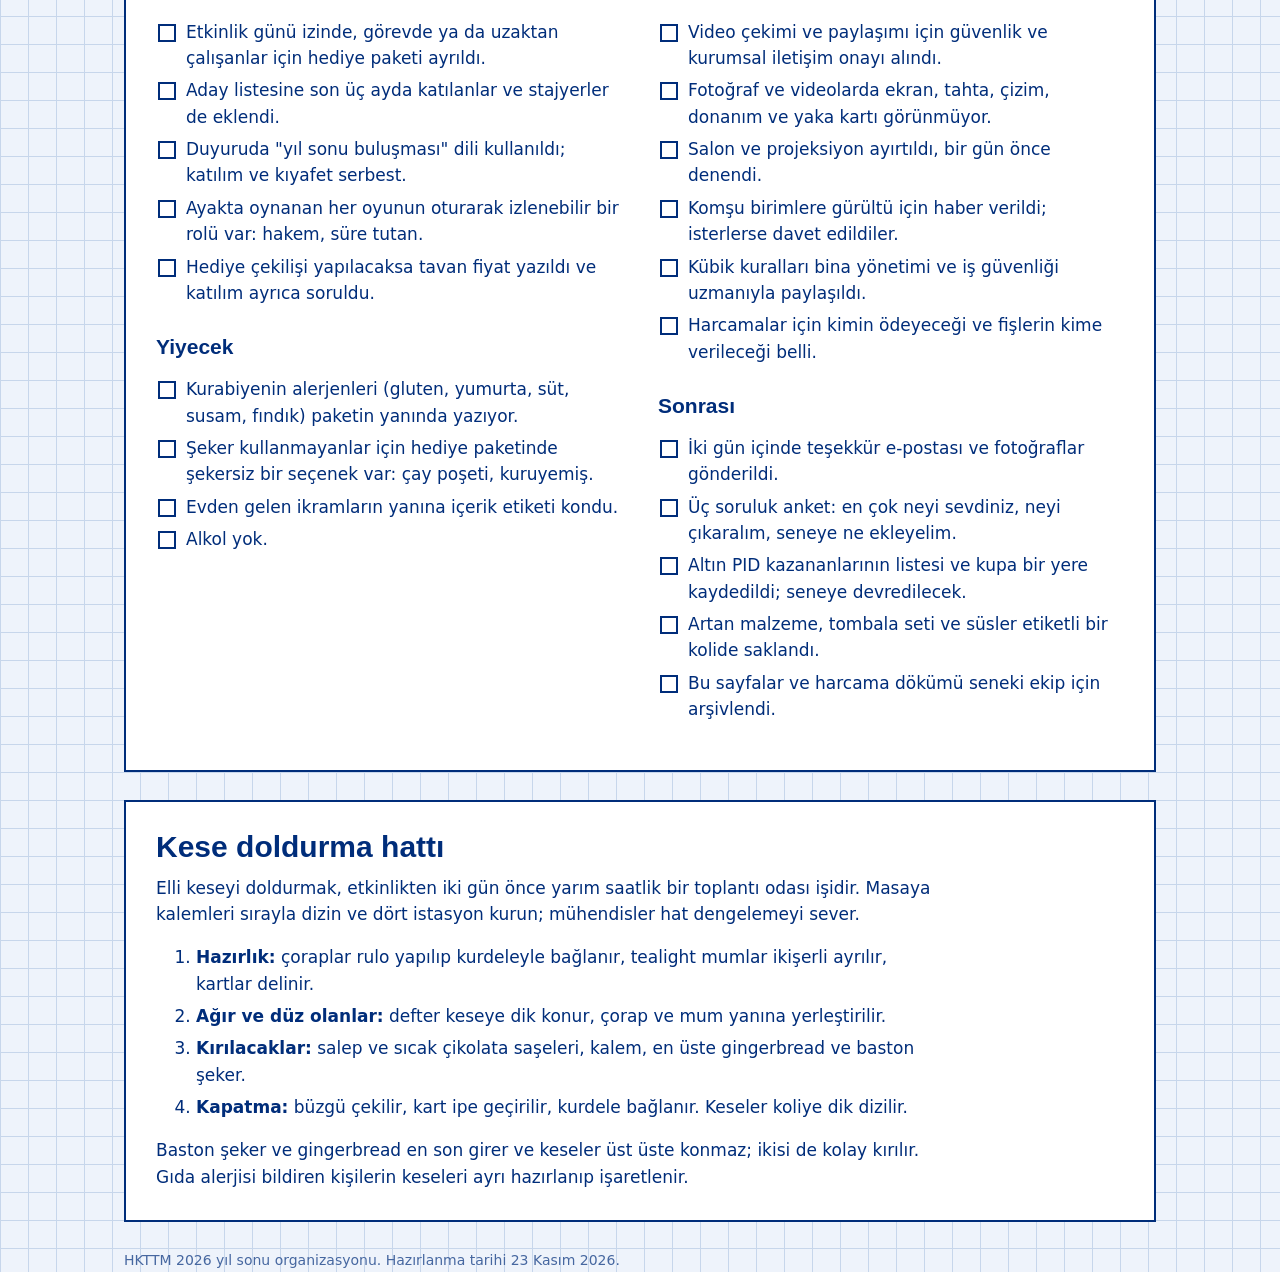
<file: 5-ek-detaylar.html>
<!doctype html>
<html lang="tr">
<head>
<meta charset="utf-8">
<meta name="viewport" content="width=device-width, initial-scale=1">
<title>Plan ve ek detaylar: takvim, akış, bütçe, duyuru</title>
<link rel="stylesheet" href="style.css">
<style>
  .past td { color: #8a9bb8; }
  .today td { background: var(--berry-soft); }
  .draft {
    white-space: pre-wrap;
    font-family: var(--body);
    font-size: 15.5px;
    background: var(--paper);
    border: 1px solid var(--grid);
    padding: 16px 18px;
    max-width: 76ch;
    margin: 0 0 12px;
  }
  .bud input { width: 120px; text-align: right; margin: 0 0 0 auto; }
  .check { list-style: none; padding: 0; }
  .check li { padding-left: 30px; position: relative; }
  .check li::before {
    content: "";
    position: absolute;
    left: 2px;
    top: 5px;
    width: 14px;
    height: 14px;
    border: 2px solid var(--ink);
  }
</style>
</head>
<body>
<main>
<header class="top wrap">
  <h1>Plan ve ek detaylar</h1>
  <p>Dört kalemin dışında kalan her şey: etkinlik gününe göre hesaplanan iş takvimi, doksan dakikalık akış, toplam bütçe, duyuru metni, aday gösterme formu ve gözden kaçabilecek hassas noktalar.</p>
</header>

<div class="wrap">

<section>
  <h2>İş takvimi</h2>
  <div class="calc no-print">
    <div><label for="date">Etkinlik günü</label><input type="date" id="date" style="width:190px"></div>
  </div>
  <p class="small">Varsayılan gün 30 Aralık 2026 Çarşamba. Tarihi değiştirince bu tablo ve kübik süsleme sayfasındaki takvim yeniden hesaplanır. Hafta sonuna denk gelen işler önceki cumaya çekilir.</p>
  <div class="scroll">
  <table>
    <thead><tr><th>Tarih</th><th>Yapılacak iş</th><th>Kalem</th></tr></thead>
    <tbody id="plan"></tbody>
  </table>
  </div>
</section>

<section>
  <h2>Etkinlik günü akışı</h2>
  <p>Doksan dakika. Mesai içinde, öğleden sonra üç ile dört buçuk arası iyi çalışır: kimse yemeğe ya da servise yetişme telaşında olmaz.</p>
  <div class="scroll">
  <table>
    <thead><tr><th>Dakika</th><th>Bölüm</th><th>Sorumlu</th><th>Gerekenler</th></tr></thead>
    <tbody>
      <tr><td>0 ile 10</td><td>Karşılama. Sıcak içecek köşesi açık, hediye keseleri masada dizili.</td><td>İkram sorumlusu</td><td>Termos, bardak, içerik etiketleri</td></tr>
      <tr><td>10 ile 15</td><td>Açılış. Müdürün üç dakikalık yıl değerlendirmesi.</td><td>Sunucu</td><td>Mikrofon gerekiyorsa</td></tr>
      <tr><td>15 ile 25</td><td>Ters sarkaç şampiyonası.</td><td>Oyun sorumlusu</td><td>Süpürge sapı, kronometre</td></tr>
      <tr><td>25 ile 45</td><td>Tombala ya da 2026 bilgi yarışması.</td><td>Oyun sorumlusu</td><td>Tombala seti ya da soru sunumu, üç küçük ödül</td></tr>
      <tr><td>45 ile 50</td><td>Kase videosunun gösterimi.</td><td>Video sorumlusu</td><td>Projeksiyon, ses</td></tr>
      <tr><td>50 ile 75</td><td>Altın PID töreni. Kübik süsleme sonuçları törenin başında açıklanır.</td><td>İki sunucu</td><td>Zarflar, kupa, sertifikalar</td></tr>
      <tr><td>75 ile 80</td><td>Toplu fotoğraf.</td><td>Fotoğrafçı</td><td>Ekranlar kapalı, tahta silinmiş</td></tr>
      <tr><td>80 ile 90</td><td>Serbest sohbet. Teşekkür zarfları sahiplerine verilir, herkes hediye kesesini alır.</td><td>Herkes</td><td></td></tr>
    </tbody>
  </table>
  </div>
  <h3>Görev dağılımı</h3>
  <p>Beş kişi yeter: sunucu ve genel koordinasyon, satın alma ve hediye paketleme, Altın PID oylaması ve sertifikalar, oyunlar ve kübik jürisi, video ve fotoğraf. İkram bu beş kişiden birine değil, gönüllü altıncı bir kişiye verilirse etkinlik günü kimse iki işe bölünmez.</p>
</section>

<section>
  <h2>Toplam bütçe</h2>
  <p>Hediye tutarı birinci sayfadaki hesaptan gelir. Diğer satırlar başlangıç tahminidir; kutulara kendi rakamlarınızı yazın.</p>
  <div class="scroll">
  <table class="bud">
    <thead><tr><th>Kalem</th><th>Dayanak</th><th class="num">Tutar (TL)</th></tr></thead>
    <tbody>
      <tr><td>Hediye paketleri</td><td><a href="1-hediye.html">Hediye sayfasındaki</a> seçimlere göre</td><td class="num"><input type="number" id="b_gift" aria-label="Hediye paketleri tutarı"></td></tr>
      <tr><td>Altın PID ödül malzemesi</td><td>Kupa, madalya, zarf, sertifika kağıdı. Fiyatlar <a href="2-altin-pid.html">ikinci sayfada</a></td><td class="num"><input type="number" id="b_odul" aria-label="Ödül malzemesi tutarı"></td></tr>
      <tr><td>Kübik yarışması ödülleri</td><td>Beş ödül için birer kutu çikolata</td><td class="num"><input type="number" id="b_kubik" aria-label="Kübik ödülleri tutarı"></td></tr>
      <tr><td>Oyun malzemesi ve tombala ödülleri</td><td>Tombala seti, spagetti, bant, üç küçük ödül</td><td class="num"><input type="number" id="b_oyun" aria-label="Oyun malzemesi tutarı"></td></tr>
      <tr><td>İkram</td><td>Sıcak içecek malzemesi; yiyecek evden gelirse düşer</td><td class="num"><input type="number" id="b_ikram" aria-label="İkram tutarı"></td></tr>
      <tr><td>Beklenmeyen</td><td>Kargo, kesim ücreti, kırılan şeker</td><td class="num"><input type="number" id="b_diger" aria-label="Beklenmeyen giderler"></td></tr>
    </tbody>
    <tfoot><tr><td>Toplam</td><td id="b_per"></td><td class="num" id="b_tot"></td></tr></tfoot>
  </table>
  </div>
  <p class="small">Kübik süsleme harcamaları katılımcılara aittir ve bu tabloya girmez.</p>
</section>

<section>
  <h2>Duyuru e-postası taslağı</h2>
  <div class="draft" id="mail"></div>
  <p class="no-print"><button id="copyMail">Metni kopyala</button> <span class="small" id="copied" aria-live="polite"></span></p>
</section>

<section>
  <h2>Aday gösterme formu</h2>
  <p>Tek form, üç dakikada dolar. İsim istenmez.</p>
  <ol>
    <li>Her kategori için bir isim yazın. Emin olmadığınız kategoriyi boş bırakın. <span class="small">(Kategori başına bir kısa metin alanı)</span></li>
    <li>Her isim için tek cümlelik gerekçe. Törende okunabilir. <span class="small">(İsteğe bağlı)</span></li>
    <li>Listede olmayan, sizce verilmesi gereken bir ödül ve sahibi. <span class="small">(İsteğe bağlı; iyi fikirler sertifika olarak verilir)</span></li>
    <li>Etkinlikte hangi oyunu tercih edersiniz: tombala, bilgi yarışması, ikisi de olur.</li>
    <li>Gıda alerjiniz ya da ikramda dikkat etmemizi istediğiniz bir şey var mı?</li>
  </ol>
  <p class="small">Formun başına şu cümle konur: "Kendinizi aday gösteremezsiniz. Aday gösterilmek istemiyorsanız organizasyon ekibine yazmanız yeterli."</p>
</section>

<section>
  <h2>Gözden kaçabilecekler</h2>
  <div class="cols">
    <div>
      <h3>İnsanlar</h3>
      <ul class="check">
        <li>Etkinlik günü izinde, görevde ya da uzaktan çalışanlar için hediye paketi ayrıldı.</li>
        <li>Aday listesine son üç ayda katılanlar ve stajyerler de eklendi.</li>
        <li>Duyuruda "yıl sonu buluşması" dili kullanıldı; katılım ve kıyafet serbest.</li>
        <li>Ayakta oynanan her oyunun oturarak izlenebilir bir rolü var: hakem, süre tutan.</li>
        <li>Hediye çekilişi yapılacaksa tavan fiyat yazıldı ve katılım ayrıca soruldu.</li>
      </ul>
      <h3>Yiyecek</h3>
      <ul class="check">
        <li>Kurabiyenin alerjenleri (gluten, yumurta, süt, susam, fındık) paketin yanında yazıyor.</li>
        <li>Şeker kullanmayanlar için hediye paketinde şekersiz bir seçenek var: çay poşeti, kuruyemiş.</li>
        <li>Evden gelen ikramların yanına içerik etiketi kondu.</li>
        <li>Alkol yok.</li>
      </ul>
    </div>
    <div>
      <h3>Kurum</h3>
      <ul class="check">
        <li>Video çekimi ve paylaşımı için güvenlik ve kurumsal iletişim onayı alındı.</li>
        <li>Fotoğraf ve videolarda ekran, tahta, çizim, donanım ve yaka kartı görünmüyor.</li>
        <li>Salon ve projeksiyon ayırtıldı, bir gün önce denendi.</li>
        <li>Komşu birimlere gürültü için haber verildi; isterlerse davet edildiler.</li>
        <li>Kübik kuralları bina yönetimi ve iş güvenliği uzmanıyla paylaşıldı.</li>
        <li>Harcamalar için kimin ödeyeceği ve fişlerin kime verileceği belli.</li>
      </ul>
      <h3>Sonrası</h3>
      <ul class="check">
        <li>İki gün içinde teşekkür e-postası ve fotoğraflar gönderildi.</li>
        <li>Üç soruluk anket: en çok neyi sevdiniz, neyi çıkaralım, seneye ne ekleyelim.</li>
        <li>Altın PID kazananlarının listesi ve kupa bir yere kaydedildi; seneye devredilecek.</li>
        <li>Artan malzeme, tombala seti ve süsler etiketli bir kolide saklandı.</li>
        <li>Bu sayfalar ve harcama dökümü seneki ekip için arşivlendi.</li>
      </ul>
    </div>
  </div>
</section>

<section>
  <h2>Kese doldurma hattı</h2>
  <p>Elli keseyi doldurmak, etkinlikten iki gün önce yarım saatlik bir toplantı odası işidir. Masaya kalemleri sırayla dizin ve dört istasyon kurun; mühendisler hat dengelemeyi sever.</p>
  <ol>
    <li><b>Hazırlık:</b> çoraplar rulo yapılıp kurdeleyle bağlanır, tealight mumlar ikişerli ayrılır, kartlar delinir.</li>
    <li><b>Ağır ve düz olanlar:</b> defter keseye dik konur, çorap ve mum yanına yerleştirilir.</li>
    <li><b>Kırılacaklar:</b> salep ve sıcak çikolata saşeleri, kalem, en üste gingerbread ve baston şeker.</li>
    <li><b>Kapatma:</b> büzgü çekilir, kart ipe geçirilir, kurdele bağlanır. Keseler koliye dik dizilir.</li>
  </ol>
  <p>Baston şeker ve gingerbread en son girer ve keseler üst üste konmaz; ikisi de kolay kırılır. Gıda alerjisi bildiren kişilerin keseleri ayrı hazırlanıp işaretlenir.</p>
</section>

</div>
</main>
<footer class="wrap">HKTTM 2026 yıl sonu organizasyonu. Hazırlanma tarihi 23 Kasım 2026.</footer>

<script src="common.js"></script>
<script>
var dateEl = document.getElementById("date");
dateEl.value = HK.get("date", "2026-12-30");
var TODAY = new Date(); TODAY.setHours(12, 0, 0, 0);

function wd(d) { var x = new Date(d); while (x.getDay() === 0 || x.getDay() === 6) x.setDate(x.getDate() - 1); return x; }
function fmt(d) { return d.toLocaleDateString("tr-TR", { day: "numeric", month: "long", weekday: "long" }); }
function short(d) { return d.toLocaleDateString("tr-TR", { day: "numeric", month: "long" }); }

var TASKS = [
  [-35, "LÖSEV kurumsal iletişime yazın: yılbaşı ürünü, toplu fiyat, teslim tarihi.", "Hediye"],
  [-35, "Video çekimi için güvenlik ve kurumsal iletişimden onay isteyin. Salonu ayırtın, bütçeyi onaylatın.", "Genel"],
  [-30, "Altın PID kategorilerini seçin, aday gösterme formunu hazırlayın.", "Altın PID"],
  [-28, "Duyuru e-postasını gönderin: etkinlik günü, kübik kuralları, form bağlantısı.", "Genel"],
  [-26, "Kart tasarımını seçin; matbaadan basılacaksa siparişi verin.", "Hediye"],
  [-30, "İsimli kalem için satıcıdan yazılı teyit alın: her kaleme farklı isim, teslim günü.", "Hediye"],
  [-23, "Kese, baston şeker, içecek saşeleri, çorap, defter ve kalem siparişlerini verin.", "Hediye"],
  [-19, "Kübik yarışması için son kayıt. Jüriyi belirleyin.", "Kübik"],
  [-16, "Kübik kurulumu başlar. Altın PID kupasının baskısına başlayın.", "Kübik"],
  [-14, "Aday gösterme formu kapanır. Sonuçları iki kişilik komite sayar.", "Altın PID"],
  [-13, "Kase videosunu çekin: sorular basılmış, kase ve baston şekerler hazır.", "Video"],
  [-9, "Gingerbread ve LÖSEV kurabiyesi siparişini verin; teslimat etkinlikten üç dört gün önceye gelsin.", "Hediye"],
  [-7, "Kübik kurulumu biter. Sertifikaları bastırın, zarfları hazırlayın.", "Kübik"],
  [-6, "Videonun kurgusu biter; görünen herkese gösterip onay alın.", "Video"],
  [-5, "Tombala seti, oyun malzemesi ve küçük ödülleri alın.", "Etkinlik"],
  [-2, "Kübik jüri turu ve fotoğraflar. Altın PID kazananlarına sahne için ön soru. Keselerin doldurulması.", "Genel"],
  [-1, "Salon hazırlığı: projeksiyon ve ses denemesi, masa düzeni, içecek köşesi.", "Genel"],
  [0, "Etkinlik günü.", "Genel"],
  [2, "Teşekkür e-postası, fotoğraflar ve üç soruluk anket.", "Genel"]
];

function render() {
  var ev = new Date(dateEl.value + "T12:00:00");
  if (isNaN(ev)) return;
  HK.set("date", dateEl.value);
  var rows = TASKS.map(function (t) {
    var d = new Date(ev); d.setDate(d.getDate() + t[0]);
    return [t[0] > 0 ? d : wd(d), t[1], t[2]];
  });
  rows.push([wd(new Date(ev.getFullYear() + (ev.getMonth() === 11 ? 1 : 0), 0, 8, 12)), "Kübik süslerinin sökümü için son gün.", "Kübik"]);
  var late = 0;
  document.getElementById("plan").innerHTML = rows.map(function (r) {
    var past = r[0] < TODAY;
    if (past) late++;
    return '<tr class="' + (past ? "past" : "") + '"><td>' + fmt(r[0]) + (past ? " (geçti, hemen yapın)" : "") + "</td><td>" + r[1] + "</td><td>" + r[2] + "</td></tr>";
  }).join("");

  var d28 = new Date(ev); d28.setDate(d28.getDate() - 14);
  var d19 = new Date(ev); d19.setDate(d19.getDate() - 19);
  var d16 = new Date(ev); d16.setDate(d16.getDate() - 16);
  var cap = HK.get("cap", "250");
  document.getElementById("mail").textContent =
    "Konu: " + short(ev) + " yıl sonu buluşması, Altın PID ödülleri ve kübik süsleme yarışması\n\n" +
    "Merhaba,\n\n" +
    "2026'yı " + fmt(ev) + " günü saat 15.00'te [salon adı]'nda birlikte kapatıyoruz. Program doksan dakika sürecek: kısa oyunlar, ikram ve bu yıl ilk kez verilecek Altın PID ödülleri.\n\n" +
    "Sizden üç şey rica ediyoruz:\n\n" +
    "1. Altın PID için aday gösterin. Form isimsizdir ve üç dakika sürer: [form bağlantısı]. Son gün " + short(wd(d28)) + ". Kategorilerin hepsi teşekkür niteliğindedir. Aday gösterilmek istemezseniz bize yazmanız yeterli.\n\n" +
    "2. Kübik süsleme yarışmasına katılmak isterseniz " + short(wd(d19)) + " gününe kadar adınızı bildirin. Kişi başı harcama tavanı " + cap + " TL, süsler panel üst kenarını en çok 15 cm aşabilir, yalnızca pilli ışık kullanılabilir. Kurulum " + short(wd(d16)) + " günü başlar ve mesai dışında yapılır. Kuralların tamamı ekte.\n\n" +
    "3. İkramda dikkat etmemizi istediğiniz bir alerji ya da tercih varsa formun son sorusuna yazın.\n\n" +
    "Katılım tümüyle gönüllüdür; oyunlara girmeden izlemek de serbest. O gün ofiste olamayacaksanız haber verin, hediye paketinizi ayıralım.\n\n" +
    "Görüşmek üzere,\n[Organizasyon ekibi]";
}
dateEl.onchange = render;
render();

document.getElementById("copyMail").onclick = function () {
  var txt = document.getElementById("mail").textContent, msg = document.getElementById("copied");
  if (navigator.clipboard && navigator.clipboard.writeText) {
    navigator.clipboard.writeText(txt).then(function () { msg.textContent = "Kopyalandı."; }, function () { msg.textContent = "Kopyalanamadı; metni elle seçin."; });
  } else {
    msg.textContent = "Tarayıcı izin vermedi; metni elle seçin.";
  }
};

// Bütçe
var n = parseInt(HK.get("n", "50"), 10) || 50;
var DEF = { gift: HK.get("gift", "11888"), odul: "1500", kubik: "750", oyun: "1000", ikram: String(n * 60), diger: "500" };
function sum() {
  var t = 0;
  Object.keys(DEF).forEach(function (k) {
    var el = document.getElementById("b_" + k);
    t += parseFloat(el.value) || 0;
    if (k !== "gift") HK.set("b_" + k, el.value);
  });
  document.getElementById("b_tot").textContent = HK.tl(t);
  document.getElementById("b_per").textContent = n + " kişi için kişi başı " + HK.tl(t / n);
}
Object.keys(DEF).forEach(function (k) {
  var el = document.getElementById("b_" + k);
  el.value = k === "gift" ? DEF.gift : HK.get("b_" + k, DEF[k]);
  el.oninput = sum;
});
sum();
</script>
</body>
</html>
</file>
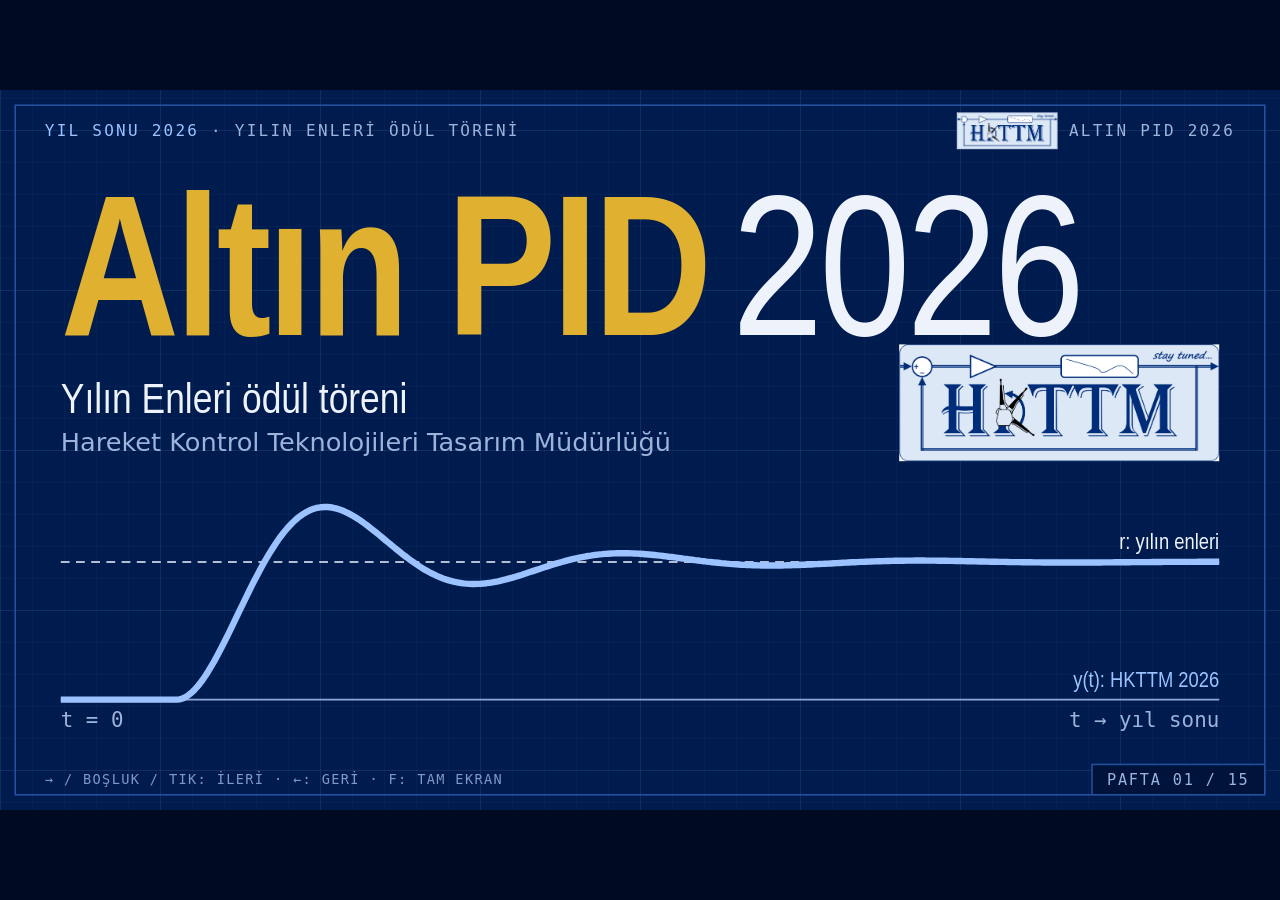
<file: altin-pid-sunum.html>
<!doctype html>
<html lang="tr">
<head>
<meta charset="utf-8">
<script>
/* =====================================================================
   ALTIN PID SUNUMU — AYARLAR
   Düzenlenecek tek yer burası. Tırnak işaretlerinin İÇİNDEKİ metni
   değiştirin; tırnakları, virgülleri ve süslü parantezleri silmeyin.

   Tören öncesi yapılacaklar:
     1) toplamAdayGosterme ve oyKullananKisi sayılarını yazın
        (ör. toplamAdayGosterme: 184). Boş bırakılırsa ekranda "…" görünür.
     2) Her ödülün "kazanan" satırına kazananın adını yazın.
        Boş bırakılırsa "Kazanan açıklanacak" yazısı görünür.
     3) İsterseniz "gerekce" satırına formdan seçilen tek cümleyi yazın.
        Boş bırakılırsa ekranda gerekçe satırı hiç görünmez.

   "ad", "kimeGider", "zarf" metinleri tören planından alınmıştır.
   "grafik" satırına dokunmayın; hangi grafiğin çizileceğini belirler.
   ===================================================================== */
var AYAR = {
  yil: 2026,
  bolumAdi: "Hareket Kontrol Teknolojileri Tasarım Müdürlüğü",
  bolumKisa: "HKTTM",
  torenAdi: "Yılın Enleri ödül töreni",

  toplamAdayGosterme: null,   // formla gelen toplam aday gösterme sayısı
  oyKullananKisi: null,       // formu dolduran kişi sayısı

  kazananYerTutucu: "Kazanan açıklanacak",

  oduller: [
    {
      ad: "Kafein Kontrol Döngüsü",
      kimeGider: "Çay ve kahve akışını hiç kesintiye uğratmayan kişi",
      zarf: "Referans değeri: dolu bardak. Kalıcı durum hatası: sıfır.",
      kazanan: "",
      gerekce: "",
      grafik: "kafein"
    },
    {
      ad: "Rezonans Ödülü",
      kimeGider: "Enerjisi ve kahkahası bütün ofise yayılan kişi",
      zarf: "Doğal frekansını bulduğunda bütün kat titreşiyor.",
      kazanan: "",
      gerekce: "",
      grafik: "rezonans"
    },
    {
      ad: "Sistem Tanılama Ödülü",
      kimeGider: "\"Bu kime sorulur?\" sorusunun cevabını her zaman bilen kişi",
      zarf: "Kara kutuyu açmadan içinde ne olduğunu söyleyen isim.",
      kazanan: "",
      gerekce: "",
      grafik: "tanilama"
    },
    {
      ad: "Kalman Filtresi Ödülü",
      kimeGider: "Uzun ve karışık toplantıdan üç maddelik net özet çıkaran kişi",
      zarf: "Gürültü ne kadar yüksek olursa olsun kestirimi şaşmıyor.",
      kazanan: "",
      gerekce: "",
      grafik: "kalman"
    },
    {
      ad: "Bozucu Bastırma Ödülü",
      kimeGider: "Son dakika değişikliğinde soğukkanlılığını koruyup işi toparlayan kişi",
      zarf: "Basamak bozucu geldi, çıkışta görünmedi bile.",
      kazanan: "",
      gerekce: "",
      grafik: "bozucu"
    },
    {
      ad: "Sıfır Boşluk Ödülü",
      kimeGider: "Söylediğiyle yaptığı arasında boşluk olmayan, sözünü tutan kişi",
      zarf: "Backlash ölçüldü: sıfır mikron.",
      kazanan: "",
      gerekce: "",
      grafik: "bosluk"
    },
    {
      ad: "En Hızlı Yerleşme Süresi",
      kimeGider: "Yıl içinde ekibe katılıp en çabuk uyum sağlayan kişi",
      zarf: "Yüzde iki bandına rekor sürede girdi.",
      kazanan: "",
      gerekce: "",
      grafik: "yerlesme"
    },
    {
      ad: "Geri Besleme Ustası",
      kimeGider: "Gözden geçirmelerde en yapıcı, en işe yarar yorumu yapan kişi",
      zarf: "Onun çevrimine giren her tasarım daha kararlı çıkıyor.",
      kazanan: "",
      gerekce: "",
      grafik: "geribesleme"
    },
    {
      ad: "Kararlılık Marjı Ödülü",
      kimeGider: "En yoğun günde bile sakinliğiyle ekibi rahatlatan kişi",
      zarf: "Faz marjı altmış derece, kazanç marjı sonsuz.",
      kazanan: "",
      gerekce: "",
      grafik: "bode"
    },
    {
      // BÜYÜK ÖDÜL: listenin son sırasındaki ödül her zaman büyük ödül olarak sunulur.
      ad: "Altın PID",
      kimeGider: "Oransal emeği, integral birikimi ve türev öngörüsüyle yılın en dengeli katkısını yapan kişi",
      zarf: "Kp, Ki ve Kd bu yıl en iyi onda ayarlandı.",
      kazanan: "",
      gerekce: "",
      grafik: "pid"
    }
  ]
};
/* ===================== AYARLARIN SONU ===================== */
</script>
<meta name="viewport" content="width=device-width, initial-scale=1">
<title>Altın PID sunumu</title>
<style>
:root {
  --bg: #001b4d;
  --bg-deep: #00133a;
  --ink: #002d7a;
  --line: #24509f;
  --line-soft: #123a85;
  --paper: #eef3fb;
  --soft: #9db3db;
  --gold: #9cc2ff;
  --gold-deep: #5f8fe0;
  --berry: #c8102e;
  --berry-lt: #ff9daa;
  --mint: #7fe0d0;
  --head: Bahnschrift, "DIN Alternate", "Roboto Condensed", "Arial Narrow", "Liberation Sans Narrow", "Nimbus Sans Narrow", "DejaVu Sans Condensed", "Segoe UI", sans-serif;
  --body: "Segoe UI", system-ui, -apple-system, Roboto, "Noto Sans", "Helvetica Neue", Arial, sans-serif;
  --mono: "Cascadia Mono", Consolas, "SF Mono", Menlo, "DejaVu Sans Mono", "Liberation Mono", monospace;
}
/* Tema HKTTM logosunun laciverti. Altın yalnızca büyük ödülde (Altın PID) kullanılır. */
.slide.grand, .crown, .cover h1 { --gold: #e0b030; --gold-deep: #b98a12; }
.bar img { height: 46px; width: auto; vertical-align: middle; margin: -14px 14px -12px 0; }
.cover .lg { position: absolute; right: 76px; top: 318px; width: 400px; height: auto; }
* { box-sizing: border-box; }
html, body { margin: 0; height: 100%; background: #000a22; overflow: hidden; }
body { font-family: var(--body); color: var(--paper); -webkit-print-color-adjust: exact; print-color-adjust: exact; }
body.idle { cursor: none; }
body.blank #stage { visibility: hidden; }

#stage {
  position: absolute; left: 50%; top: 50%;
  width: 1600px; height: 900px; margin: -450px 0 0 -800px;
  transform-origin: 50% 50%;
}
.slide {
  position: absolute; inset: 0; overflow: hidden;
  background-color: var(--bg);
  background-image:
    linear-gradient(rgba(143, 184, 255, .085) 1px, transparent 1px),
    linear-gradient(90deg, rgba(143, 184, 255, .085) 1px, transparent 1px),
    linear-gradient(rgba(143, 184, 255, .04) 1px, transparent 1px),
    linear-gradient(90deg, rgba(143, 184, 255, .04) 1px, transparent 1px);
  background-size: 200px 200px, 200px 200px, 40px 40px, 40px 40px;
  background-position: 0 50px, 0 0, 0 10px, 0 0;
}
/* pafta çerçevesi */
.slide::before {
  content: ""; position: absolute; inset: 18px; border: 2px solid var(--line); pointer-events: none;
}
.slide.grand::before { border-color: var(--gold-deep); }

.bar {
  position: absolute; left: 56px; right: 56px; top: 38px;
  display: flex; justify-content: space-between; align-items: baseline;
  font-family: var(--mono); font-size: 20px; letter-spacing: .14em; text-transform: uppercase; color: var(--soft);
}
.bar b { color: var(--gold); font-weight: 400; }
.tb {
  position: absolute; right: 18px; bottom: 18px; height: 40px;
  display: flex; align-items: center; gap: 18px; padding: 0 18px;
  border: 2px solid var(--line); background: var(--bg-deep);
  font-family: var(--mono); font-size: 19px; letter-spacing: .12em; color: var(--soft);
}
.slide.grand .tb { border-color: var(--gold-deep); }
.dots { display: flex; gap: 7px; }
.dots i { width: 12px; height: 12px; border: 2px solid var(--soft); display: block; }
.dots i:first-child { background: var(--gold); border-color: var(--gold); }

.eyebrow {
  margin: 0 0 14px; font-family: var(--mono); font-size: 21px; letter-spacing: .16em;
  text-transform: uppercase; color: var(--gold);
}
h1, h2 { font-family: var(--head); font-weight: 700; margin: 0; letter-spacing: -.005em; }

/* ---------- ödül slaytı ---------- */
.left { position: absolute; left: 56px; top: 96px; width: 590px; height: 500px; overflow: hidden; }
.left h2 { font-size: 84px; line-height: .98; text-wrap: balance; }
.left .e2 { margin-top: 38px; color: var(--soft); }
.who { margin: 0; font-size: 37px; line-height: 1.24; color: var(--paper); }
.slide.grand .left h2 { color: var(--gold); }

.fig { position: absolute; left: 684px; top: 84px; width: 860px; margin: 0; }
.fig figcaption {
  font-family: var(--mono); font-size: 24px; letter-spacing: .05em; text-transform: uppercase; color: var(--soft);
  height: 36px; line-height: 34px; white-space: nowrap;
}
.fig figcaption b { color: var(--gold); font-weight: 400; }
.fig svg { display: block; width: 860px; height: 430px; }
.fig .note {
  margin: 0; padding-top: 4px; font-family: var(--head); font-size: 28px; line-height: 1.16; letter-spacing: .01em; color: var(--soft);
  max-height: 70px; overflow: hidden; font-variant-numeric: tabular-nums; text-wrap: balance;
}

.env {
  position: absolute; left: 56px; right: 56px; top: 628px; height: 206px;
  display: grid; grid-template-columns: 590px 1fr; gap: 38px;
}
.cell { position: relative; border: 2px solid var(--line); background: var(--bg-deep); overflow: hidden; }
.cell .inner { position: absolute; inset: 0; padding: 20px 26px 16px; display: flex; flex-direction: column; justify-content: center; }
.cell .eyebrow { margin-bottom: 8px; font-size: 19px; }
.cell .inner > * { flex-shrink: 0; }
.quote blockquote { margin: 0; font-family: var(--head); font-size: 40px; line-height: 1.12; color: var(--gold); text-wrap: balance; }
.win { border-color: var(--gold-deep); }
.win .name {
  font-family: var(--head); font-weight: 700; font-size: 92px; line-height: 1.06; color: var(--paper);
  white-space: nowrap; overflow: hidden; padding-top: .12em; margin-top: -.12em;
}
.win .name.wrap { white-space: normal; }
.win .name.empty { color: var(--soft); font-weight: 400; }
.win .why { margin: 8px 0 0; font-size: 32px; line-height: 1.2; color: var(--soft);
  display: -webkit-box; -webkit-line-clamp: 2; -webkit-box-orient: vertical; overflow: hidden; }
.win.has-why .name { font-size: 76px; }

.seal {
  position: absolute; inset: 0; display: flex; align-items: center; justify-content: center; gap: 22px;
  background-color: #062866;
  background-image: repeating-linear-gradient(135deg, rgba(156, 194, 255, .16) 0 2px, transparent 2px 16px);
  font-family: var(--mono); font-size: 22px; letter-spacing: .2em; text-transform: uppercase; color: var(--gold);
  transform-origin: 50% 0; backface-visibility: hidden;
}
.seal em {
  font-style: normal; width: 74px; height: 74px; border-radius: 50%; background: var(--berry); color: #fff;
  display: flex; align-items: center; justify-content: center; font-family: var(--head); font-weight: 700;
  font-size: 26px; letter-spacing: .02em; box-shadow: 0 0 0 5px rgba(200, 16, 46, .35);
}

/* ---------- büyük ödül açılışı ---------- */
.crown {
  position: absolute; inset: 0; background: radial-gradient(ellipse at 50% 46%, #2b2a12 0%, #04205a 46%, #00133a 100%);
  display: flex; flex-direction: column; align-items: center; justify-content: center; text-align: center; padding: 60px 90px;
}
.crown svg.rays { position: absolute; left: 0; top: 0; width: 1600px; height: 900px; }
.crown > * { position: relative; }
.crown .frame { position: absolute; inset: 34px; border: 3px double var(--gold); }
.crown .eyebrow { font-size: 26px; letter-spacing: .3em; margin-bottom: 26px; }
.crown .name {
  font-family: var(--head); font-weight: 700; font-size: 170px; line-height: 1; color: var(--gold);
  width: 1380px; white-space: nowrap; overflow: hidden; padding: .14em 0 10px;
}
.crown .name.wrap { white-space: normal; }
.crown .rule { width: 420px; height: 4px; background: var(--gold); margin: 26px 0 28px; }
.crown .q { font-family: var(--head); font-size: 46px; line-height: 1.15; color: var(--paper); margin: 0; max-width: 1200px; }
.crown .why { font-size: 34px; line-height: 1.25; color: var(--soft); margin: 22px 0 0; max-width: 1200px; }
.crown .k { font-family: var(--mono); font-size: 24px; letter-spacing: .3em; color: var(--gold); margin-top: 34px; }

/* ---------- kapak ---------- */
.cover .txt { position: absolute; left: 76px; top: 108px; right: 76px; }
.cover h1 { font-size: 250px; line-height: .86; color: var(--gold); letter-spacing: -.02em; }
.cover h1 span { color: var(--paper); font-weight: 400; margin-left: 30px; }
.cover .sub { font-family: var(--head); font-size: 54px; margin: 30px 0 6px; }
.cover .org { font-size: 32px; color: var(--soft); margin: 0; }
.cover svg { position: absolute; left: 0; top: 500px; width: 1600px; height: 330px; }
.hint { position: absolute; left: 56px; bottom: 28px; font-family: var(--mono); font-size: 17px; letter-spacing: .1em; color: #7f98c8; }

/* ---------- jüri raporu ---------- */
.plain .txt { position: absolute; left: 76px; top: 110px; width: 800px; }
.plain h2 { font-size: 104px; line-height: .96; }
.plain .lead { font-size: 38px; line-height: 1.25; margin: 26px 0 0; color: var(--paper); }
.plain .lead b { color: var(--gold); font-weight: 600; }
.spec { margin: 32px 0 0; border-collapse: collapse; width: 100%; font-size: 32px; }
.spec th {
  text-align: left; font-family: var(--mono); font-weight: 400; font-size: 19px; letter-spacing: .14em; color: var(--soft);
  padding: 0 14px 8px 0; border-bottom: 2px solid var(--soft); text-transform: uppercase;
}
.spec td { padding: 9px 14px 9px 0; border-bottom: 1px solid var(--line); }
.spec td:nth-child(2) { font-family: var(--head); font-weight: 700; color: var(--gold); font-size: 38px; white-space: nowrap; }
.spec td:nth-child(3) { color: var(--soft); white-space: nowrap; }
.jfig { position: absolute; left: 930px; top: 132px; width: 600px; margin: 0; }
.jfig figcaption { font-family: var(--mono); font-size: 24px; letter-spacing: .05em; color: var(--soft); height: 36px; white-space: nowrap; }
.jfig svg { display: block; width: 600px; height: 520px; }
.stamp {
  position: absolute; right: 96px; bottom: 96px; transform: rotate(-7deg);
  border: 5px solid var(--berry-lt); color: var(--berry-lt); padding: 8px 26px 6px;
  font-family: var(--head); font-weight: 700; font-size: 50px; letter-spacing: .08em; background: rgba(0, 19, 58, .82);
}
.stamp small { display: block; font-family: var(--mono); font-weight: 400; font-size: 17px; letter-spacing: .2em; }

/* ---------- ara, sertifika, fotoğraf ---------- */
.center { position: absolute; inset: 0; display: flex; flex-direction: column; align-items: center; justify-content: center; text-align: center; padding: 0 120px; }
.center h2 { font-size: 190px; line-height: .92; }
.center .lead { font-size: 44px; line-height: 1.25; margin: 34px 0 0; max-width: 1150px; }
.gains { font-family: var(--head); font-weight: 700; font-size: 84px; color: var(--gold); letter-spacing: .06em; margin-top: 44px; }
.gains i { font-style: normal; color: var(--line); margin: 0 26px; }

.thanks .txt { position: absolute; left: 76px; top: 150px; width: 730px; }
.thanks h2 { font-size: 104px; line-height: .96; }
.thanks .lead { font-size: 38px; line-height: 1.28; margin: 30px 0 0; }
.thanks .lead + .lead { color: var(--soft); }
.cert {
  position: absolute; left: 880px; top: 170px; width: 640px; height: 500px; transform: rotate(2deg);
  background: #f7faff; color: var(--ink); border: 2px solid var(--gold-deep); padding: 12px; text-align: center;
  box-shadow: 0 30px 60px rgba(0, 0, 0, .45);
}
.cert > div { border: 4px double var(--gold-deep); height: 100%; padding: 30px 26px; display: flex; flex-direction: column; justify-content: center; }
.cert p { margin: 0; font-size: 24px; }
.cert .t { font-family: var(--head); font-weight: 700; font-size: 72px; line-height: 1; margin: 16px 0 14px; }
.cert .c { font-family: var(--head); font-size: 34px; }
.cert .n { font-family: var(--head); font-size: 40px; color: var(--berry); margin: 26px 60px 10px; border-bottom: 2px solid var(--ink); padding-bottom: 8px; }
.cert .s { font-family: var(--mono); font-size: 20px; margin-top: 30px; color: #4667a0; letter-spacing: .1em; }

.photo .vf { position: absolute; inset: 86px 110px 96px; }
.photo .vf i { position: absolute; width: 90px; height: 90px; border: 0 solid var(--gold); }
.photo .vf i:nth-child(1) { left: 0; top: 0; border-left-width: 6px; border-top-width: 6px; }
.photo .vf i:nth-child(2) { right: 0; top: 0; border-right-width: 6px; border-top-width: 6px; }
.photo .vf i:nth-child(3) { left: 0; bottom: 0; border-left-width: 6px; border-bottom-width: 6px; }
.photo .vf i:nth-child(4) { right: 0; bottom: 0; border-right-width: 6px; border-bottom-width: 6px; }
.photo .center h2 { font-size: 170px; }
.photo .wish { font-family: var(--head); font-size: 36px; color: var(--soft); margin-top: 46px; }
.photo .wish b { color: var(--gold); }

/* ---------- grafik sınıfları ---------- */
svg text { font-family: var(--head); }
.pl { fill: #000f30; }
.gr { stroke: #1d4690; stroke-width: 1; }
.gm { stroke: #0c2f72; stroke-width: 1; }
.fr { fill: none; stroke: #6f8fc8; stroke-width: 1.5; }
.tk { font-family: var(--mono); font-size: 26px; fill: var(--soft); }
.al { font-size: 28px; fill: #cfdcf2; letter-spacing: .03em; }
.an { font-size: 28px; fill: var(--paper); }
.lgd { font-size: 28px; fill: var(--paper); }
.tr { fill: none; stroke-width: 4; stroke-linejoin: round; stroke-linecap: butt; }
.thick { stroke-width: 5.5; }
.thin { stroke-width: 2; }
.dash { stroke-dasharray: 11 8; }
.dot2 { stroke-dasharray: 3 6; }
.c-gold { stroke: var(--gold); } .c-berry { stroke: var(--berry-lt); } .c-paper { stroke: var(--paper); }
.c-soft { stroke: #8fa8d8; } .c-mint { stroke: var(--mint); }
.f-gold { fill: var(--gold); } .f-berry { fill: var(--berry-lt); } .f-paper { fill: var(--paper); }
.f-soft { fill: var(--soft); } .f-mint { fill: var(--mint); }
.band { fill: rgba(156, 194, 255, .2); stroke: none; }
.band2 { fill: rgba(241, 245, 243, .16); stroke: none; }
.hatch { fill: rgba(240, 120, 140, .1); }
.pt { fill: #cfdcf2; }
.draw { stroke-dasharray: 1; stroke-dashoffset: 0; }

/* ---------- ekranda: adım adım açılış ve çizim ---------- */
@media screen {
  .slide { display: none; }
  .slide.active, .slide.measure { display: block; }
  .slide.measure { visibility: hidden; }

  .cell .inner { opacity: 0; transform: translateY(16px); transition: opacity .45s ease .28s, transform .45s ease .28s; }
  .seal { transition: transform .62s cubic-bezier(.5, 0, .2, 1), opacity .25s ease .4s; }
  .r2 .quote .inner, .r3 .win .inner { opacity: 1; transform: none; }
  .r2 .quote .seal, .r3 .win .seal { transform: perspective(1100px) rotateX(-104deg); opacity: 0; }
  .r2 .dots i:nth-child(2), .r3 .dots i:nth-child(3) { background: var(--gold); border-color: var(--gold); }

  .crown { display: none; }
  .r3 .crown, .slide.measure .crown { display: flex; }
}
@media screen and (prefers-reduced-motion: no-preference) {
  .slide.active .draw { stroke-dashoffset: 1; animation: draw 1.1s cubic-bezier(.45, 0, .25, 1) .15s forwards; }
  .slide.active .draw.d2 { animation-delay: .5s; }
  .slide.active .draw.d3 { animation-delay: .85s; }
  .slide.active .fade { animation: fade .5s ease .15s both; }
  .slide.active .fade.d2 { animation-delay: .8s; }
  .slide.active .fade.d3 { animation-delay: 1.4s; }
  .r3 .crown { animation: fade .45s ease both; }
  .r3 .crown .rays { animation: rays 1.3s cubic-bezier(.2, .7, .2, 1) both; transform-origin: 800px 420px; }
  .r3 .crown .name { animation: rise .8s cubic-bezier(.2, .7, .2, 1) .35s both; }
  .r3 .crown .eyebrow, .r3 .crown .rule, .r3 .crown .q, .r3 .crown .why, .r3 .crown .k { animation: fade .7s ease .9s both; }
  /* Canlandırma bittikten sonra betik bu sınıfları ekler; son durum sabitlenir */
  .slide.active.cdone .draw, .slide.active.cdone .fade { animation: none; stroke-dashoffset: 0; }
  .slide.sdone .crown, .slide.sdone .crown * { animation: none; }
  .slide.sdone .seal, .slide.sdone .cell .inner { transition: none; }
  @keyframes draw { to { stroke-dashoffset: 0; } }
  @keyframes fade { from { opacity: 0; } }
  @keyframes rays { from { opacity: 0; transform: scale(.55) rotate(-8deg); } }
  @keyframes rise { from { opacity: 0; transform: translateY(40px) scale(.94); } }
}
@media (prefers-reduced-motion: reduce) {
  * { animation: none !important; transition: none !important; }
}

/* ---------- yazdırma: her slayt bir sayfa, son adımıyla ---------- */
@page { size: 1600px 900px; margin: 0; }
@media print {
  html, body { height: auto; overflow: visible; background: var(--bg); }
  #stage { position: static; margin: 0; transform: none !important; width: 1600px; height: auto; }
  .slide { position: relative; inset: auto; width: 1600px; height: 900px; display: block; break-after: page; page-break-after: always; break-inside: avoid; }
  .slide:last-child { break-after: auto; page-break-after: auto; }
  .seal, .hint { display: none !important; }
  .dots i { background: var(--gold); border-color: var(--gold); }
  * { animation: none !important; transition: none !important; }
}
</style>
</head>
<body>
<div id="stage" aria-live="polite"></div>
<noscript>Bu sunum JavaScript ile çalışır.</noscript>

<script>
(function () {
  "use strict";

  /* HKTTM logosu: dosya tek başına taşınabilsin diye gömülü */
  var LOGO = "[data-uri]";

  /* ============ yardımcılar ============ */
  function esc(s) {
    return String(s == null ? "" : s).replace(/[&<>"]/g, function (c) {
      return { "&": "&amp;", "<": "&lt;", ">": "&gt;", '"': "&quot;" }[c];
    });
  }
  function nf(v, d) { return v.toFixed(d).replace(".", ",").replace("-", "−"); }
  function two(n) { return (n < 10 ? "0" : "") + n; }
  function sayi(v) { return v === null || v === undefined || v === "" ? "…" : esc(v); }
  function rng(seed) {
    return function () {
      seed |= 0; seed = (seed + 0x6D2B79F5) | 0;
      var t = Math.imul(seed ^ (seed >>> 15), 1 | seed);
      t = (t + Math.imul(t ^ (t >>> 7), 61 | t)) ^ t;
      return ((t ^ (t >>> 14)) >>> 0) / 4294967296;
    };
  }
  function gauss(r) {
    return function () { var u = 1 - r(), v = r(); return Math.sqrt(-2 * Math.log(u)) * Math.cos(2 * Math.PI * v); };
  }

  /* ============ çizim altyapısı ============ */
  // Yazılar salonun arkasından okunacak boyutta: eksen sayıları 26 px, diğer yazılar 28 px (1600x900 sahnede)
  var W = 860, H = 430, CH = 14; // CH: lejant yerleşiminde varsayılan ortalama harf genişliği
  function lab(v) { return String(v).replace(".", ",").replace("-", "−"); }

  // o: {x,y,w,h, xr:[a,b], yr:[a,b], log, xt:[], yt:[], xl, yl, ylo, xlab:false, ylab:false, xf, yf}
  function axes(o) {
    var lx = !!o.log;
    var x0 = lx ? Math.log10(o.xr[0]) : o.xr[0], x1 = lx ? Math.log10(o.xr[1]) : o.xr[1];
    var a = { x: o.x, y: o.y, w: o.w, h: o.h };
    a.X = function (v) { return o.x + ((lx ? Math.log10(v) : v) - x0) / (x1 - x0) * o.w; };
    // Değerler eksen aralığına sıkıştırılır; böylece eğri çizim alanının dışına taşmaz
    a.Y = function (v) { v = Math.max(o.yr[0], Math.min(o.yr[1], v)); return o.y + o.h - (v - o.yr[0]) / (o.yr[1] - o.yr[0]) * o.h; };
    var s = "";
    s += '<rect class="pl" x="' + o.x + '" y="' + o.y + '" width="' + o.w + '" height="' + o.h + '"/>';
    if (lx) {
      for (var dec = Math.round(x0); dec < Math.round(x1); dec++) {
        for (var m = 2; m <= 9; m++) {
          var xm = a.X(m * Math.pow(10, dec)).toFixed(1);
          s += '<line class="gm" x1="' + xm + '" y1="' + o.y + '" x2="' + xm + '" y2="' + (o.y + o.h) + '"/>';
        }
      }
    }
    (o.xt || []).forEach(function (v) {
      var px = a.X(v).toFixed(1);
      s += '<line class="gr" x1="' + px + '" y1="' + o.y + '" x2="' + px + '" y2="' + (o.y + o.h) + '"/>';
      if (o.xlab !== false) s += '<text class="tk" text-anchor="middle" x="' + px + '" y="' + (o.y + o.h + 29) + '">' + (o.xf ? o.xf(v) : lab(v)) + "</text>";
    });
    (o.yt || []).forEach(function (v) {
      var py = a.Y(v).toFixed(1);
      s += '<line class="gr" x1="' + o.x + '" y1="' + py + '" x2="' + (o.x + o.w) + '" y2="' + py + '"/>';
      if (o.ylab !== false) s += '<text class="tk" text-anchor="end" x="' + (o.x - 10) + '" y="' + (+py + 9) + '">' + (o.yf ? o.yf(v) : lab(v)) + "</text>";
    });
    s += '<rect class="fr" x="' + o.x + '" y="' + o.y + '" width="' + o.w + '" height="' + o.h + '"/>';
    if (o.xl) s += '<text class="al" text-anchor="middle" x="' + (o.x + o.w / 2) + '" y="' + (o.y + o.h + 64) + '">' + o.xl + "</text>";
    if (o.yl) {
      var cx = o.x - (o.ylo || 80), cy = o.y + o.h / 2;
      s += '<text class="al" text-anchor="middle" transform="translate(' + cx + " " + cy + ') rotate(-90)">' + o.yl + "</text>";
    }
    a.base = s;
    a.d = function (pts) {
      var d = "";
      for (var i = 0; i < pts.length; i++) d += (i ? "L" : "M") + a.X(pts[i][0]).toFixed(1) + " " + a.Y(pts[i][1]).toFixed(1);
      return d;
    };
    // cls: renk ve stil sınıfları; anim: "draw" (çizilerek) ya da "fade"
    a.path = function (pts, cls, anim) {
      var an = anim || "draw";
      return '<path class="tr ' + cls + " " + an + '"' + (an.indexOf("draw") === 0 ? ' pathLength="1"' : "") + ' d="' + a.d(pts) + '"/>';
    };
    a.hline = function (v, cls) {
      return '<line class="tr ' + cls + '" x1="' + o.x + '" x2="' + (o.x + o.w) + '" y1="' + a.Y(v).toFixed(1) + '" y2="' + a.Y(v).toFixed(1) + '"/>';
    };
    a.vline = function (v, cls) {
      return '<line class="tr ' + cls + '" y1="' + o.y + '" y2="' + (o.y + o.h) + '" x1="' + a.X(v).toFixed(1) + '" x2="' + a.X(v).toFixed(1) + '"/>';
    };
    a.text = function (xv, yv, str, cls, anchor) {
      return '<text class="' + (cls || "an") + '" x="' + a.X(xv).toFixed(1) + '" y="' + a.Y(yv).toFixed(1) + '"' + (anchor ? ' text-anchor="' + anchor + '"' : "") + ">" + str + "</text>";
    };
    a.dot = function (xv, yv, cls, r) {
      return '<circle class="' + cls + '" cx="' + a.X(xv).toFixed(1) + '" cy="' + a.Y(yv).toFixed(1) + '" r="' + (r || 7) + '"/>';
    };
    return a;
  }
  function swatch(kind, cls, x, yy) {
    if (kind === "dot") return '<circle class="' + cls + '" cx="' + (x + 18) + '" cy="' + (yy - 9) + '" r="5.5"/>';
    if (kind === "band") return '<rect class="' + cls + '" x="' + x + '" y="' + (yy - 20) + '" width="36" height="20"/>';
    return '<line class="tr ' + cls + '" x1="' + x + '" x2="' + (x + 36) + '" y1="' + (yy - 9) + '" y2="' + (yy - 9) + '"/>';
  }
  // Alt alta lejant. items: [tür ("line" | "dot" | "band"), sınıf, metin]
  function legend(x, y, items, step) {
    return items.map(function (it, i) {
      var yy = y + i * (step || 36);
      return swatch(it[0], it[1], x, yy) + '<text class="lgd" x="' + (x + 46) + '" y="' + yy + '">' + it[2] + "</text>";
    }).join("");
  }
  // Yan yana lejant (tek satır)
  function legendRow(x, y, items) {
    var s = "";
    items.forEach(function (it) {
      s += swatch(it[0], it[1], x, y) + '<text class="lgd" x="' + (x + 44) + '" y="' + y + '">' + it[2] + "</text>";
      x += 44 + it[2].length * CH + 28;
    });
    return s;
  }
  function svg(inner, label) {
    return '<svg viewBox="0 0 ' + W + " " + H + '" role="img" aria-label="' + esc(label) + '">' + inner + "</svg>";
  }
  // İkinci dereceden standart sistemin birim basamak yanıtı (0 < zeta < 1)
  function step2(z, wn, t) {
    if (t <= 0) return 0;
    var wd = wn * Math.sqrt(1 - z * z);
    return 1 - Math.exp(-z * wn * t) * (Math.cos(wd * t) + z / Math.sqrt(1 - z * z) * Math.sin(wd * t));
  }

  /* ============ grafikler ============ */
  // Ortak yerleşim: çizim alanı x = 112..834; tek eksenli grafikte y = 12..358
  var PX = 112, PW = 722;
  var G = {};

  // 1) Bardak = integratör. dh/dt = u - d, u = Kp (r - h). Yudumlar darbe bozucu.
  G.kafein = function () {
    var T = 30, dt = 0.005, Kp = 1.5, r = 100, h = 100, ho = 100, minH = 100;
    var cl = [], ol = [], dd = [], uu = [];
    function d(t) { if (t < 3) return 0; var m = (t - 3) % 5; return m < 0.5 ? 30 : 0; }
    for (var i = 0; i <= T / dt; i++) {
      var t = i * dt, dv = d(t), u = Kp * (r - h);
      if (i % 4 === 0) { cl.push([t, h]); ol.push([t, ho]); dd.push([t, dv]); uu.push([t, u]); }
      h += dt * (u - dv); ho = Math.max(0, ho - dt * dv);
      if (h < minH) minH = h;
    }
    var xt = [0, 10, 20, 30];
    var a = axes({ x: PX, y: 12, w: PW, h: 200, xr: [0, T], yr: [0, 128], xt: xt, yt: [0, 50, 100], xlab: false, yl: "SEVİYE [%]" });
    var b = axes({ x: PX, y: 242, w: PW, h: 116, xr: [0, T], yr: [0, 40], xt: xt, yt: [0, 20, 40], yl: "AKIŞ", xl: "ZAMAN [dk]", ylo: 66 });
    var s = a.base + b.base +
      a.hline(100, "c-paper thin dash") + a.text(29.6, 107, "r = dolu bardak", "an", "end") +
      a.path(ol, "c-berry dash", "fade d2") + a.path(cl, "c-gold thick") +
      legend(a.X(0.7), a.Y(31), [["line", "c-gold thick", "kapalı çevrim"], ["line", "c-berry dash", "açık çevrim: bardak boşalır"]]) +
      b.path(dd, "c-berry") + b.path(uu, "c-gold", "draw d2") +
      legend(PX, 422, [["line", "c-berry", "d: yudum"]]) + legend(PX + PW - 46 - 9 * CH, 422, [["line", "c-gold", "u: demlik"]]);
    return {
      cap: "Bardak seviyesi, kapalı çevrim",
      svg: svg(s, "Bardak seviyesinin zamanla değişimi: kapalı çevrimde her yudumdan sonra seviye referansa döner, açık çevrimde bardak boşalır"),
      note: "dh/dt = u − d · u = Kp(r − h) · en düşük seviye %" + nf(minH, 1)
    };
  };

  // 2) |G(jw)| = 1 / sqrt((1 - r^2)^2 + (2 zeta r)^2), r = w / wn
  G.rezonans = function () {
    var a = axes({ x: PX, y: 12, w: PW, h: 346, xr: [0, 2.5], yr: [0, 6], xt: [0, 0.5, 1, 1.5, 2, 2.5], yt: [0, 1, 2, 3, 4, 5, 6], xl: "FREKANS ORANI  ω / ωn", yl: "GENLİK ORANI  |G(jω)|", ylo: 52 });
    function mag(z, r) { return 1 / Math.sqrt(Math.pow(1 - r * r, 2) + Math.pow(2 * z * r, 2)); }
    function curve(z) { var p = []; for (var i = 0; i <= 500; i++) { var r = i / 200; p.push([r, mag(z, r)]); } return p; }
    var zs = [[1.0, "c-soft dot2", "fade"], [0.7, "c-soft", "draw"], [0.4, "c-paper", "draw"], [0.2, "c-berry", "draw d2"], [0.1, "c-gold thick", "draw d3"]];
    var s = a.base + a.vline(1, "c-soft thin dash") + a.text(1.03, 5.62, "ω = ωn", "lgd f-soft");
    zs.forEach(function (c) { s += a.path(curve(c[0]), c[1], c[2]); });
    var z = 0.1, rp = Math.sqrt(1 - 2 * z * z), mp = 1 / (2 * z * Math.sqrt(1 - z * z));
    s += '<g class="fade d3">' + a.dot(rp, mp, "f-gold") + a.text(1.08, mp - 0.12, "tepe: " + nf(mp, 2) + " kat", "an") + a.text(1.08, mp - 0.76, "(bütün kat titreşiyor)", "lgd f-soft") + "</g>";
    s += legend(a.X(1.78), a.Y(3.55), [["line", "c-gold thick", "ζ = 0,1"], ["line", "c-berry", "ζ = 0,2"], ["line", "c-paper", "ζ = 0,4"], ["line", "c-soft", "ζ = 0,7"], ["line", "c-soft dot2", "ζ = 1,0"]]);
    return {
      cap: "Genlik–frekans yanıtı",
      svg: svg(s, "İkinci dereceden sistemin genlik oranı: sönüm azaldıkça doğal frekansta tepe büyür"),
      note: "G(s) = ωn² / (s² + 2ζωn·s + ωn²) · ζ = 0,1 için tepe " + nf(mp, 2)
    };
  };

  // 3) Birinci derece + ölü zaman: veriden en küçük kareler uydurma (K kapalı biçim, tau ve L ızgara araması)
  G.tanilama = function () {
    var Ts = 0.2, N = 81, sub = 10, dt = Ts / sub, g = gauss(rng(11));
    function uAt(t) { return t < 1 ? 0 : t < 7 ? 1 : t < 11 ? 0.4 : 0.9; }
    function sim(tau, L) {
      var y = 0, out = [];
      for (var k = 0; k < N; k++) { out.push(y); for (var j = 0; j < sub; j++) y += dt * (uAt(k * Ts + j * dt - L) - y) / tau; }
      return out;
    }
    var tr = sim(1.2, 0.6), y = [], k, mean = 0;
    for (k = 0; k < N; k++) { y.push(2 * tr[k] + 0.12 * g()); mean += y[k] / N; }
    var best = { sse: Infinity };
    function tara(L0, L1, t0, t1, adim) {
      for (var L = Math.max(0, L0); L <= L1 + 1e-9; L += adim) {
        for (var tau = Math.max(0.2, t0); tau <= t1 + 1e-9; tau += adim) {
          var m = sim(tau, L), sym = 0, smm = 0, sse = 0;
          for (k = 0; k < N; k++) { sym += y[k] * m[k]; smm += m[k] * m[k]; }
          var K = sym / smm;
          for (k = 0; k < N; k++) sse += Math.pow(y[k] - K * m[k], 2);
          if (sse < best.sse) best = { sse: sse, K: K, tau: tau, L: L, m: m };
        }
      }
    }
    tara(0, 1.5, 0.4, 3, 0.1);                                             // kaba ızgara
    tara(best.L - 0.1, best.L + 0.1, best.tau - 0.1, best.tau + 0.1, 0.01); // ince ızgara
    var sst = 0; for (k = 0; k < N; k++) sst += Math.pow(y[k] - mean, 2);
    var fit = 100 * (1 - Math.sqrt(best.sse / sst));
    var xt = [0, 4, 8, 12, 16];
    var a = axes({ x: PX, y: 12, w: PW, h: 206, xr: [0, 16], yr: [-0.75, 2.6], xt: xt, yt: [0, 1, 2], xlab: false, yl: "ÇIKIŞ  y", ylo: 52 });
    var b = axes({ x: PX, y: 248, w: PW, h: 110, xr: [0, 16], yr: [-0.15, 1.3], xt: xt, yt: [0, 1], yl: "GİRİŞ  u", xl: "ZAMAN [s]", ylo: 52 });
    var pts = "", mod = [], inp = [];
    for (k = 0; k < N; k++) {
      pts += '<circle class="pt" cx="' + a.X(k * Ts).toFixed(1) + '" cy="' + a.Y(y[k]).toFixed(1) + '" r="3.6"/>';
      mod.push([k * Ts, best.K * best.m[k]]);
    }
    for (var t = 0; t <= 16.001; t += 0.01) inp.push([t, uAt(t)]);
    var s = a.base + b.base + '<g class="fade">' + pts + "</g>" + a.path(mod, "c-gold thick", "draw d2") +
      legend(a.X(8.6), a.Y(0.12), [["dot", "pt", "ölçülen çıkış"], ["line", "c-gold thick", "uydurulan model"]]) +
      b.path(inp, "c-paper") + b.text(1.35, 0.36, "uyarı sinyali", "lgd f-soft");
    return {
      cap: "Kara kutu: veri ve uydurulan model",
      svg: svg(s, "Kara kutunun giriş ve gürültülü çıkış verisi ile en küçük kareler yöntemiyle uydurulan birinci derece ölü zamanlı model"),
      note: "K·e^(−Ls)/(τs+1) · K = " + nf(best.K, 2) + " · τ = " + nf(best.tau, 2) + " s · L = " + nf(best.L, 2) + " s · uyum %" + nf(fit, 0)
    };
  };

  // 4) Sabit hız modelli Kalman filtresi: durum [konum, hız], ölçüm = konum + gürültü
  G.kalman = function () {
    var dt = 0.2, N = 101, sig = 0.7, R = sig * sig, sa = 0.3, g = gauss(rng(5));
    var q = sa * sa, Q = [[q * Math.pow(dt, 4) / 4, q * Math.pow(dt, 3) / 2], [q * Math.pow(dt, 3) / 2, q * dt * dt]];
    var x = [0, 0], P = [[9, 0], [0, 9]];
    var tru = [], est = [], up = [], lo = [], dots = "", em = 0, ee = 0, n = 0;
    var a = axes({ x: PX, y: 12, w: PW, h: 346, xr: [0, 20], yr: [-2, 9.6], xt: [0, 5, 10, 15, 20], yt: [-2, 0, 2, 4, 6, 8], xl: "ZAMAN [s]", yl: "KONUM", ylo: 66 });
    for (var k = 0; k < N; k++) {
      var t = k * dt, xt = 2 + 1.5 * Math.sin(0.45 * t) + 0.12 * t, z = xt + sig * g();
      if (k > 0) { // öngörü
        x = [x[0] + dt * x[1], x[1]];
        var p00 = P[0][0] + dt * (P[1][0] + P[0][1]) + dt * dt * P[1][1] + Q[0][0];
        var p01 = P[0][1] + dt * P[1][1] + Q[0][1];
        var p11 = P[1][1] + Q[1][1];
        P = [[p00, p01], [p01, p11]];
      }
      var S = P[0][0] + R, K0 = P[0][0] / S, K1 = P[1][0] / S, inn = z - x[0]; // güncelleme
      x = [x[0] + K0 * inn, x[1] + K1 * inn];
      P = [[(1 - K0) * P[0][0], (1 - K0) * P[0][1]], [P[1][0] - K1 * P[0][0], P[1][1] - K1 * P[0][1]]];
      var sd = 2 * Math.sqrt(P[0][0]);
      tru.push([t, xt]); est.push([t, x[0]]); up.push([t, x[0] + sd]); lo.push([t, x[0] - sd]);
      dots += '<circle class="pt" cx="' + a.X(t).toFixed(1) + '" cy="' + a.Y(z).toFixed(1) + '" r="3.2"/>';
      if (k >= 10) { em += (z - xt) * (z - xt); ee += (x[0] - xt) * (x[0] - xt); n++; }
    }
    var s = a.base + '<path class="band fade d2" d="' + a.d(up.concat(lo.reverse())) + 'Z"/>' +
      '<g class="fade">' + dots + "</g>" +
      a.path(tru, "c-paper thin dash", "fade") + a.path(est, "c-gold thick", "draw d2") +
      legend(a.X(0.5), a.Y(8.75), [["dot", "pt", "ölçüm"], ["line", "c-paper thin dash", "gerçek sinyal"]]) +
      legend(a.X(7.2), a.Y(8.75), [["line", "c-gold thick", "Kalman kestirimi"], ["band", "band", "±2σ bandı"]]);
    return {
      cap: "Gürültülü ölçüm ve Kalman kestirimi",
      svg: svg(s, "Gürültülü ölçüm noktaları, gerçek sinyal, Kalman kestirimi ve zamanla daralan iki sigma belirsizlik bandı"),
      note: "Sabit hız modeli · σ = 0,7 · RMS hata: " + nf(Math.sqrt(em / n), 2) + " → " + nf(Math.sqrt(ee / n), 2)
    };
  };

  // 5) P(s) = 1/(s+1), C(s) = 9 + 25/s. Tesis girişinde basamak bozucu: Y/D = s / (s+5)^2
  G.bozucu = function () {
    var t0 = 2, xt = [0, 2, 4, 6, 8, 10];
    var a = axes({ x: PX, y: 12, w: PW, h: 96, xr: [0, 10], yr: [-0.2, 1.5], xt: xt, yt: [0, 1], xlab: false, yl: "d(t)", ylo: 52 });
    var b = axes({ x: PX, y: 138, w: PW, h: 220, xr: [0, 10], yr: [-0.2, 1.2], xt: xt, yt: [0, 0.5, 1], xl: "ZAMAN [s]", yl: "SAPMA  y − r" });
    var dd = [], ol = [], cl = [];
    for (var i = 0; i <= 1000; i++) {
      var t = i / 100, s1 = t - t0;
      dd.push([t, s1 >= 0 ? 1 : 0]);
      ol.push([t, s1 > 0 ? 1 - Math.exp(-s1) : 0]);
      cl.push([t, s1 > 0 ? s1 * Math.exp(-5 * s1) : 0]);
    }
    var pk = 0.2 * Math.exp(-1);
    var s = a.base + b.base + a.path(dd, "c-berry") + a.text(2.3, 0.28, "son dakika değişikliği", "lgd f-berry") +
      b.path(ol, "c-berry dash", "fade d2") + b.text(4.7, 0.66, "açık çevrim: sapma kalıcı", "an f-berry") +
      b.path(cl, "c-gold thick", "draw d2") +
      '<g class="fade d3">' + b.dot(t0 + 0.2, pk, "f-gold", 6) + b.text(3.0, 0.16, "kapalı çevrim: tepe " + nf(pk, 3), "an f-gold") + "</g>";
    return {
      cap: "Tesis girişinde basamak bozucu",
      svg: svg(s, "Basamak bozucu altında çıkış sapması: açık çevrimde kalıcı, kapalı çevrimde küçük bir tepe yapıp sıfıra dönüyor"),
      note: "P = 1/(s+1) · C = 9 + 25/s · Y/D = s/(s+5)² · tepe: bozucunun %" + nf(pk * 100, 1) + "'i"
    };
  };

  // 6) Boşluk (backlash) operatörü: |giriş - çıkış| <= b iken çıkış yerinde kalır
  G.bosluk = function () {
    var bq = 20, A = 100, out = 0, loop = [], ideal = [[-A, -A], [A, A]];
    for (var i = 0; i <= 1500; i++) {
      var th = i / 1500 * 2.25 * 2 * Math.PI, inp = A * Math.sin(th);
      if (inp - out > bq) out = inp - bq; else if (inp - out < -bq) out = inp + bq;
      loop.push([inp, out]);
    }
    var tk = [-100, 0, 100];
    var o = { y: 46, w: 340, h: 312, xr: [-128, 128], yr: [-128, 128], xt: tk, yt: tk, xl: "GİRİŞ [µm]" };
    var a = axes(Object.assign({ x: PX, yl: "ÇIKIŞ [µm]", ylo: 94 }, o));
    var b = axes(Object.assign({ x: PX + 382, ylab: false }, o));
    function arrow(ax, x1, y1, x2, y2, cls) {
      var px = ax.X(x2), py = ax.Y(y2), ang = Math.atan2(ax.Y(y2) - ax.Y(y1), ax.X(x2) - ax.X(x1)) * 180 / Math.PI;
      return '<path class="' + cls + '" transform="translate(' + px.toFixed(1) + " " + py.toFixed(1) + ") rotate(" + ang.toFixed(1) + ')" d="M0 0L-20 -10L-20 10Z"/>';
    }
    var yy = a.Y(0), xa = a.X(-bq), xb = a.X(bq);
    var dim = '<g class="fade d3"><line class="tr c-paper thin" x1="' + xa + '" x2="' + xb + '" y1="' + yy + '" y2="' + yy + '"/>' +
      '<path class="f-paper" d="M' + xa + " " + yy + "l10 -6v12Z M" + xb + " " + yy + 'l-10 -6v12Z"/>' +
      '<line class="tr c-paper thin" x1="' + ((xa + xb) / 2) + '" x2="' + a.X(46) + '" y1="' + yy + '" y2="' + a.Y(-76) + '"/>' +
      a.text(120, -104, "2b = 40 µm", "an", "end") + "</g>";
    var s = '<text class="al f-berry" x="' + PX + '" y="30">BOŞLUKLU</text><text class="al f-gold" x="' + (PX + 382) + '" y="30">SIFIR BOŞLUK</text>' +
      a.base + b.base +
      '<path class="tr c-soft thin dot2" d="' + a.d(ideal) + '"/>' + a.path(loop, "c-berry") +
      '<g class="fade d2">' + arrow(a, 30, 10, 42, 22, "f-berry") + arrow(a, -30, -10, -42, -22, "f-berry") + "</g>" + dim +
      b.path(ideal, "c-gold thick", "draw d2") +
      '<g class="fade d3">' + arrow(b, 30, 30, 44, 44, "f-gold") + arrow(b, -30, -30, -44, -44, "f-gold") + b.text(-116, 98, "çıkış = giriş", "an f-gold") + b.text(-116, 68, "histerezis yok", "lgd f-soft") + "</g>";
    return {
      cap: "Histerezis çevrimi",
      svg: svg(s, "Solda boşluklu mekanizmanın histerezis çevrimi, sağda sıfır boşluklu ideal doğru"),
      note: "Boşluk operatörü: |giriş − çıkış| ≤ b iken çıkış bekler"
    };
  };

  // 7) Yerleşme süresi: yanıtın ±%2 bandından son kez çıktığı an (sayısal olarak bulunur)
  G.yerlesme = function () {
    var z = 0.7, wf = 5, ws = 1, T = 8, f = [], sl = [], tsf = 0, tss = 0;
    for (var i = 0; i <= 4000; i++) {
      var t = i * T / 4000, yf = step2(z, wf, t), ys = step2(z, ws, t);
      if (Math.abs(yf - 1) > 0.02) tsf = t;
      if (Math.abs(ys - 1) > 0.02) tss = t;
      if (i % 4 === 0) { f.push([t, yf]); sl.push([t, ys]); }
    }
    var a = axes({ x: PX, y: 12, w: PW, h: 346, xr: [0, T], yr: [0, 1.3], xt: [0, 2, 4, 6, 8], yt: [0, 0.5, 1], xl: "ZAMAN [s]", yl: "ÇIKIŞ  y(t)" });
    var s = a.base +
      '<rect class="band2" x="' + a.x + '" y="' + a.Y(1.02).toFixed(1) + '" width="' + a.w + '" height="' + (a.Y(0.98) - a.Y(1.02)).toFixed(1) + '"/>' +
      a.hline(1.02, "c-paper thin dot2") + a.hline(0.98, "c-paper thin dot2") + a.text(7.9, 1.1, "±%2 bandı", "an", "end") +
      a.path(sl, "c-soft", "draw") + a.path(f, "c-gold thick", "draw d2") +
      '<g class="fade d3">' +
      '<line class="tr c-gold thin dash" x1="' + a.X(tsf).toFixed(1) + '" x2="' + a.X(tsf).toFixed(1) + '" y1="' + a.Y(1).toFixed(1) + '" y2="' + a.Y(0).toFixed(1) + '"/>' +
      '<line class="tr c-soft thin dash" x1="' + a.X(tss).toFixed(1) + '" x2="' + a.X(tss).toFixed(1) + '" y1="' + a.Y(1).toFixed(1) + '" y2="' + a.Y(0).toFixed(1) + '"/>' +
      a.dot(tsf, step2(z, wf, tsf), "f-gold", 6) + a.dot(tss, step2(z, ws, tss), "f-soft", 6) +
      a.text(tsf + 0.12, 0.17, "ts = " + nf(tsf, 2) + " s", "an f-gold") + a.text(tss + 0.12, 0.17, "ts = " + nf(tss, 2) + " s", "an f-soft") + "</g>" +
      legend(a.X(3.0), a.Y(0.68), [["line", "c-gold thick", "rekor: ωn = 5"], ["line", "c-soft", "kıyas: ωn = 1"]]);
    return {
      cap: "Basamak yanıtı ve ±%2 bandı",
      svg: svg(s, "İki basamak yanıtı: hızlı sistem yüzde iki bandına çok daha erken giriyor"),
      note: "ζ = 0,7 · ωn = 5 ve 1 rad/s · ts = " + nf(tsf, 2) + " s ve " + nf(tss, 2) + " s"
    };
  };

  // 8) Gerçek tesis 0,7/(s+1), model 1/(s+1). Açık çevrim: u = r. Kapalı çevrim: PI. t = 6'da giriş bozucusu -0,3
  G.geribesleme = function () {
    var dt = 0.002, T = 12, K = 0.7, yo = 0, yc = 0, I = 0, ol = [], cl = [], rf = [];
    for (var i = 0; i <= T / dt; i++) {
      var t = i * dt, r = t >= 1 ? 1 : 0, d = t >= 6 ? -0.3 : 0;
      if (i % 10 === 0) { ol.push([t, yo]); cl.push([t, yc]); rf.push([t, r]); }
      var e = r - yc, u = 3 * e + I;
      I += dt * 5 * e;
      yo += dt * (-yo + K * (r + d));
      yc += dt * (-yc + K * (u + d));
    }
    var a = axes({ x: PX, y: 12, w: PW, h: 346, xr: [0, T], yr: [0, 1.35], xt: [0, 3, 6, 9, 12], yt: [0, 0.5, 1], xl: "ZAMAN [s]", yl: "ÇIKIŞ  y(t)" });
    var s = a.base + a.vline(6, "c-soft thin dot2") + a.text(6.15, 1.2, "bozucu girer", "lgd f-soft") +
      a.path(rf, "c-paper thin dash", "fade") + a.path(ol, "c-berry", "draw") + a.path(cl, "c-gold thick", "draw d2") +
      '<g class="fade d3">' + a.text(2.7, 0.79, "kazanç %30 eksik", "lgd f-berry") + a.text(8.5, 0.575, "üstüne bozucu", "lgd f-berry") + "</g>" +
      legend(a.X(7.7), a.Y(0.335), [["line", "c-paper thin dash", "r: hedef"], ["line", "c-gold thick", "kapalı çevrim"], ["line", "c-berry", "açık çevrim"]]);
    return {
      cap: "Açık çevrim ile kapalı çevrim",
      svg: svg(s, "Model hatası ve bozucu altında açık çevrim yanıtı hedeften sapıyor, kapalı çevrim yanıtı hedefi izliyor"),
      note: "Tesis 0,7/(s+1), model 1/(s+1) · C(s) = 3 + 5/s"
    };
  };

  // 9) L(s) = 2 / (3 s (s+1)): faz marjı tam 60 derece, faz -180'i kesmediği için kazanç marjı sonsuz
  G.bode = function () {
    function mag(w) { return (2 / 3) / (w * Math.sqrt(1 + w * w)); }
    function ph(w) { return -90 - Math.atan(w) * 180 / Math.PI; }
    var lo = 0.01, hi = 100;
    for (var it = 0; it < 80; it++) { var mid = Math.sqrt(lo * hi); if (mag(mid) > 1) lo = mid; else hi = mid; }
    var wc = Math.sqrt(lo * hi), pm = 180 + ph(wc);
    var xt = [0.01, 0.1, 1, 10, 100], bx = 122, bw = 712;
    var a = axes({ x: bx, y: 12, w: bw, h: 160, log: true, xr: [0.01, 100], yr: [-90, 50], xt: xt, yt: [-80, -40, 0, 40], xlab: false, yl: "GENLİK [dB]", ylo: 96 });
    var b = axes({ x: bx, y: 202, w: bw, h: 156, log: true, xr: [0.01, 100], yr: [-195, -75], xt: xt, yt: [-180, -150, -120, -90], xl: "FREKANS  ω [rad/s]", yl: "FAZ [°]", ylo: 96 });
    var pm_ = [], pp = [], as = [];
    for (var i = 0; i <= 400; i++) { var w = Math.pow(10, -2 + i / 100); pm_.push([w, 20 * Math.log10(mag(w))]); pp.push([w, ph(w)]); }
    // asimptotlar: köşe frekansı 1 rad/s
    as = [[0.01, 20 * Math.log10((2 / 3) / 0.01)], [1, 20 * Math.log10(2 / 3)], [100, 20 * Math.log10((2 / 3) / 1e4)]];
    var xc = b.X(wc).toFixed(1), y180 = b.Y(-180), ypm = b.Y(ph(wc));
    var s = a.base + b.base +
      a.hline(0, "c-paper thin") + b.hline(-180, "c-berry thin dash") +
      '<line class="tr c-soft thin dot2" x1="' + xc + '" x2="' + xc + '" y1="' + a.y + '" y2="' + (b.y + b.h) + '"/>' +
      a.path(as, "c-soft thin", "fade") + a.path(pm_, "c-gold thick") + b.path(pp, "c-gold thick", "draw d2") +
      a.text(0.013, -34, "−20 dB/dek", "lgd f-soft") + a.text(7.5, -24, "−40 dB/dek", "lgd f-soft") +
      '<g class="fade d2">' + a.dot(wc, 0, "f-paper", 6) + a.text(wc * 1.2, 16, "ωc = " + nf(wc, 3) + " rad/s", "an") + "</g>" +
      '<g class="fade d3">' +
      '<line class="tr c-paper" x1="' + xc + '" x2="' + xc + '" y1="' + (y180 - 9).toFixed(1) + '" y2="' + (ypm + 9).toFixed(1) + '"/>' +
      '<path class="f-paper" d="M' + xc + " " + y180.toFixed(1) + "l-8 -13h16Z M" + xc + " " + ypm.toFixed(1) + 'l-8 13h16Z"/>' +
      b.dot(wc, ph(wc), "f-gold", 6) +
      b.text(wc / 1.2, -153, "FM = " + nf(pm, 1) + "°", "an", "end") +
      b.text(1.0, -103, "KM = ∞: −180° kesilmiyor", "an") + "</g>";
    return {
      cap: "Bode diyagramı: genlik ve faz",
      svg: svg(s, "Çevrim transfer fonksiyonunun Bode genlik ve faz diyagramı; faz marjı altmış derece, kazanç marjı sonsuz"),
      note: "L(s) = 2/(3s(s+1)) · ωc = " + nf(wc, 3) + " rad/s · FM = " + nf(pm, 1) + "° · KM = ∞"
    };
  };

  // 10) G(s) = 8 / ((s+1)(s+2)(s+4)). Aynı Kp ile P, PI ve PID; türev ölçümden alınır
  G.pid = function () {
    var T = 10, dt = 0.001;
    function sim(Kp, Ki, Kd) {
      var x = [0, 0, 0], I = 0, o = { y: [], P: [], I: [], D: [], u: [], peak: 0, ts: 0, fin: 0 };
      for (var i = 0; i <= T / dt; i++) {
        var t = i * dt, y = x[2], e = 1 - y, dy = 4 * (x[1] - x[2]);
        var P = Kp * e, D = -Kd * dy, u = P + I + D;
        if (i % 10 === 0) { o.y.push([t, y]); o.P.push([t, P]); o.I.push([t, I]); o.D.push([t, D]); o.u.push([t, u]); }
        if (y > o.peak) o.peak = y;
        if (Math.abs(y - 1) > 0.02) o.ts = t;
        o.fin = y;
        x[0] += dt * (-x[0] + u); x[1] += dt * 2 * (x[0] - x[1]); x[2] += dt * 4 * (x[1] - x[2]); I += dt * Ki * e;
      }
      return o;
    }
    var Kp = 3, Ki = 1.3, Kd = 0.8;
    var p = sim(Kp, 0, 0), pi = sim(Kp, Ki, 0), pid = sim(Kp, Ki, Kd);
    var xt = [0, 2, 4, 6, 8, 10];
    var a = axes({ x: PX, y: 12, w: PW, h: 206, xr: [0, T], yr: [0, 1.5], xt: xt, yt: [0, 0.5, 1, 1.5], xlab: false, yl: "ÇIKIŞ  y(t)" });
    var b = axes({ x: PX, y: 248, w: PW, h: 110, xr: [0, T], yr: [-1.6, 3.8], xt: xt, yt: [0, 2], xl: "ZAMAN [s]", yl: "u(t)", ylo: 52 });
    var s = a.base + b.base + a.hline(1, "c-paper thin dash") +
      a.path(p.y, "c-soft dash", "fade") + a.path(pi.y, "c-berry", "draw") + a.path(pid.y, "c-gold thick", "draw d2") +
      legend(a.X(3.6), a.Y(0.5), [
        ["line", "c-soft dash", "yalnız P: kalıcı hata %" + nf((1 - p.fin) * 100, 0)],
        ["line", "c-berry", "PI: aşım %" + nf((pi.peak - 1) * 100, 0)],
        ["line", "c-gold thick", "PID: aşım %" + nf((pid.peak - 1) * 100, 0) + ", yerleşme " + nf(pid.ts, 1) + " s"]
      ], 32) +
      b.hline(0, "c-soft thin") +
      b.path(pid.P, "c-paper thin", "draw d2") + b.path(pid.I, "c-berry thin", "draw d2") + b.path(pid.D, "c-mint thin", "draw d2") + b.path(pid.u, "c-gold", "draw d3") +
      legendRow(b.X(3.6), b.Y(2.3), [["line", "c-paper thin", "P"], ["line", "c-berry thin", "I"], ["line", "c-mint thin", "D"], ["line", "c-gold", "u = P+I+D"]]);
    return {
      cap: "P → PI → PID: ayar ve yanıt",
      svg: svg(s, "Üstte yalnız P, PI ve PID kontrolcülerin basamak yanıtları; altta PID kontrol işaretinin P, I ve D bileşenleri"),
      note: "G(s) = 8/((s+1)(s+2)(s+4)) · Kp = 3 · Ki = 1,3 · Kd = 0,8"
    };
  };

  /* ---- kapak eğrisi ve jüri raporunun kutup haritası ---- */
  function coverCurve() {
    var z = 0.28, w = 1.7, T = 15, t0 = 1.5, x0 = 76, x1 = 1524, yb = 262, yr = 90, d = "";
    for (var i = 0; i <= 400; i++) {
      var t = i / 400 * T, y = step2(z, w, t - t0);
      d += (i ? "L" : "M") + (x0 + (x1 - x0) * t / T).toFixed(1) + " " + (yb + (yr - yb) * y).toFixed(1);
    }
    return '<svg viewBox="0 0 1600 330" role="img" aria-label="Referansa oturan basamak yanıtı eğrisi">' +
      '<line class="tr c-soft thin" x1="76" x2="1524" y1="' + yb + '" y2="' + yb + '"/>' +
      '<line class="tr c-paper thin dash" x1="76" x2="1524" y1="' + yr + '" y2="' + yr + '"/>' +
      '<text class="an" x="1524" y="' + (yr - 16) + '" text-anchor="end">r: yılın enleri</text>' +
      '<text class="an f-gold" x="1524" y="' + (yb - 16) + '" text-anchor="end">y(t): ' + esc(AYAR.bolumKisa) + " " + esc(AYAR.yil) + "</text>" +
      '<text class="tk" x="76" y="' + (yb + 34) + '">t = 0</text><text class="tk" x="1524" y="' + (yb + 34) + '" text-anchor="end">t → yıl sonu</text>' +
      '<path class="tr c-gold draw" pathLength="1" style="stroke-width:8" d="' + d + '"/></svg>';
  }
  function poleMap(n) {
    var a = axes({ x: 86, y: 10, w: 496, h: 420, xr: [-4.5, 2.5], yr: [-3, 3], xt: [-4, -3, -2, -1, 0, 1, 2], yt: [-2, -1, 0, 1, 2], xl: "GERÇEK EKSEN  σ", yl: "SANAL EKSEN  jω", ylo: 66 });
    var base = [[-1, 0], [-0.8, 1.3], [-0.8, -1.3], [-1.9, 2.1], [-1.9, -2.1], [-3.1, 0.9], [-3.1, -0.9], [-2.4, 0], [-3.7, 2.2], [-3.7, -2.2], [-1.4, 0.5], [-1.4, -0.5], [-2.8, 1.6], [-2.8, -1.6]];
    var s = a.base + '<rect class="hatch" x="' + a.X(0) + '" y="' + a.y + '" width="' + (a.X(2.5) - a.X(0)) + '" height="' + a.h + '"/>' +
      a.vline(0, "c-paper thin") + a.hline(0, "c-soft thin") + '<g class="fade d2">';
    for (var i = 0; i < Math.min(n, base.length); i++) {
      var px = a.X(base[i][0]), py = a.Y(base[i][1]);
      s += '<path class="tr c-gold" d="M' + (px - 10) + " " + (py - 10) + "l20 20M" + (px - 10) + " " + (py + 10) + 'l20 -20"/>';
    }
    s += "</g>" + a.text(1.25, 1.1, "kararsız", "lgd f-berry", "middle") + a.text(1.25, 0.58, "bölge", "lgd f-berry", "middle") + a.text(1.25, -0.95, "kutup: 0", "lgd f-berry", "middle");
    return '<svg viewBox="0 0 600 520" role="img" aria-label="Kutup haritası: bütün kutuplar sol yarı düzlemde">' + s + "</svg>";
  }
  function rays() {
    var s = "", cx = 800, cy = 420;
    for (var i = 0; i < 48; i++) {
      var an = i / 48 * 2 * Math.PI, r1 = 330 + (i % 2) * 40, r2 = 1100;
      s += '<line x1="' + (cx + r1 * Math.cos(an)).toFixed(1) + '" y1="' + (cy + r1 * Math.sin(an) * 0.62).toFixed(1) + '" x2="' + (cx + r2 * Math.cos(an)).toFixed(1) + '" y2="' + (cy + r2 * Math.sin(an) * 0.62).toFixed(1) + '" stroke="#9cc2ff" stroke-opacity="' + (i % 2 ? 0.34 : 0.16) + '" stroke-width="' + (i % 2 ? 3 : 9) + '"/>';
    }
    return '<svg class="rays" viewBox="0 0 1600 900" aria-hidden="true">' + s + "</svg>";
  }

  /* ============ slaytları kur ============ */
  var A = AYAR, L = A.oduller || [], nA = L.length, total = nA + 6;
  var kisa = esc(A.bolumKisa), yil = esc(A.yil), html = [], steps = [];
  function tb(no, st) {
    var d = "";
    if (st > 1) { d = '<span class="dots">'; for (var i = 0; i < st; i++) d += "<i></i>"; d += "</span>"; }
    return '<footer class="tb">' + d + "<span>PAFTA " + two(no) + " / " + two(total) + "</span></footer>";
  }
  function bar(l) { return '<header class="bar"><span>' + l + '</span><span><img src="' + LOGO + '" alt="' + kisa + '">ALTIN PID ' + yil + "</span></header>"; }
  function add(cls, st, body) {
    var no = html.length + 1;
    steps.push(st);
    html.push('<section class="slide ' + cls + '" data-no="' + no + '">' + body + tb(no, st) + "</section>");
  }

  // 1) kapak
  add("cover", 1,
    bar("<b>Yıl sonu " + yil + "</b> · " + esc(A.torenAdi)) +
    '<div class="txt"><h1>Altın PID<span>' + yil + "</span></h1>" +
    '<p class="sub">' + esc(A.torenAdi) + '</p><p class="org">' + esc(A.bolumAdi) + "</p></div>" +
    '<img class="lg" src="' + LOGO + '" alt="HKTTM logosu">' +
    coverCurve() +
    '<div class="hint">→ / BOŞLUK / TIK: İLERİ · ←: GERİ · F: TAM EKRAN</div>');

  // 2) jüri raporu
  add("plain", 1,
    bar("<b>Jüri raporu</b> · Belge no " + kisa + "-APID-" + yil + "-01") +
    '<div class="txt"><p class="eyebrow">Deney sonucu</p><h2>Sistem kararlı bulundu.</h2>' +
    '<p class="lead">Bu yıl <b>' + nA + "</b> kategoride <b>" + sayi(A.toplamAdayGosterme) + "</b> aday gösterme alındı.</p>" +
    '<table class="spec"><thead><tr><th>Parametre</th><th>Değer</th><th>Birim / not</th></tr></thead><tbody>' +
    "<tr><td>Kategori</td><td>" + nA + "</td><td>adet</td></tr>" +
    "<tr><td>Aday gösterme</td><td>" + sayi(A.toplamAdayGosterme) + "</td><td>adet</td></tr>" +
    "<tr><td>Oy kullanan</td><td>" + sayi(A.oyKullananKisi) + "</td><td>kişi</td></tr>" +
    "<tr><td>Kendine verilen oy</td><td>0</td><td>kural gereği</td></tr>" +
    "<tr><td>Sağ yarı düzlemde kutup</td><td>0</td><td>arandı, bulunamadı</td></tr>" +
    "</tbody></table></div>" +
    '<figure class="jfig"><figcaption>ŞEKİL 00 · KUTUP HARİTASI</figcaption>' + poleMap(nA) + "</figure>" +
    '<div class="stamp">KARARLI<small>JÜRİ ONAYI · ' + yil + "</small></div>");

  // 3) ödüller (son sıradaki büyük ödül; ondan önce bir ara slayt)
  L.forEach(function (o, i) {
    var no = i + 1, grand = i === nA - 1, g = (G[o.grafik] || G.yerlesme)();
    var kaz = (o.kazanan || "").trim(), ger = (o.gerekce || "").trim();
    var nameHtml = '<div class="name' + (kaz ? "" : " empty") + '" data-fit="' + (ger ? 76 : 92) + '" data-min="44">' + esc(kaz || A.kazananYerTutucu) + "</div>";
    if (grand) {
      add("center", 1,
        bar("<b>Son zarf</b> · Ödül " + two(no) + " / " + two(nA)) +
        '<div class="center"><p class="eyebrow">' + (nA === 10 ? "Dokuz" : nA - 1) + ' zarf açıldı · geriye tek kazanç ayarı kaldı</p><h2>Büyük ödül</h2>' +
        '<div class="gains">Kp<i>·</i>Ki<i>·</i>Kd</div></div>');
    }
    add("award" + (grand ? " grand" : ""), 3,
      bar("<b>" + (grand ? "Büyük ödül" : "Ödül " + two(no) + " / " + two(nA)) + "</b> · Yılın enleri") +
      '<div class="left"><p class="eyebrow">Kategori ' + two(no) + "</p><h2>" + esc(o.ad) + "</h2>" +
      '<p class="eyebrow e2">Kime gider</p><p class="who">' + esc(o.kimeGider) + "</p></div>" +
      '<figure class="fig"><figcaption><b>Şekil ' + two(no) + "</b> · " + esc(g.cap) + "</figcaption>" + g.svg + '<p class="note">' + esc(g.note) + "</p></figure>" +
      '<div class="env">' +
      '<div class="cell quote"><div class="inner"><p class="eyebrow">Zarftan okunan</p><blockquote>“' + esc(o.zarf) + "”</blockquote></div>" +
      '<div class="seal"><em>PID</em><span>Zarf ' + two(no) + " · kapalı</span></div></div>" +
      '<div class="cell win' + (ger ? " has-why" : "") + '"><div class="inner"><p class="eyebrow">' + (grand ? "Altın PID " + yil : "Kazanan") + "</p>" + nameHtml +
      (ger ? '<p class="why">“' + esc(ger) + "”</p>" : "") + "</div>" +
      '<div class="seal"><em>PID</em><span>Kazanan · mühürlü</span></div></div>' +
      "</div>" +
      (grand
        ? '<div class="crown">' + rays() + '<div class="frame"></div><p class="eyebrow">Altın PID ' + yil + " · büyük ödül</p>" +
          '<div class="name" data-fit="170" data-min="70">' + esc(kaz || A.kazananYerTutucu) + '</div><div class="rule"></div>' +
          '<p class="q">“' + esc(o.zarf) + "”</p>" + (ger ? '<p class="why">' + esc(ger) + "</p>" : "") +
          '<div class="k">Kp · Ki · Kd</div></div>'
        : ""));
  });

  // sertifika / teşekkür
  add("thanks", 1,
    bar("<b>Toplam kazanç</b> · Herkese sertifika") +
    '<div class="txt"><p class="eyebrow">Çıkış doygunluğu yok</p><h2>Kimse eli boş dönmüyor.</h2>' +
    '<p class="lead">Herkese, kendine özel bir kategoriyle sertifika var.</p>' +
    '<p class="lead">Aday gösteren, oy veren ve alkışlayan herkese teşekkürler.</p></div>' +
    '<div class="cert"><div><p>' + esc(A.bolumAdi) + '</p><div class="t">Altın PID ' + yil + '</div><p class="c">Kişiye özel kategori</p>' +
    '<div class="n">Ad Soyad</div><p>Yıl boyunca çevrimi kapalı tuttuğu için.</p><p class="s">Jüri adına: Σ &nbsp; Kp &nbsp; Ki &nbsp; Kd</p></div></div>');

  // toplu fotoğraf
  add("photo", 1,
    bar("<b>Son örnekleme</b> · Tek kare") +
    '<div class="vf"><i></i><i></i><i></i><i></i></div>' +
    '<div class="center"><p class="eyebrow">Ekranlar kapalı · gülümseyin</p><h2>Toplu fotoğraf</h2>' +
    '<p class="lead">Sertifikalar elde, herkes kadraja.</p>' +
    '<p class="wish"><b>Mutlu yıllar.</b> ' + (Number(A.yil) + 1 || "") + "'de aşımınız az, kazancınız bol, sisteminiz kararlı olsun.</p></div>");

  total = html.length;
  var stage = document.getElementById("stage");
  stage.innerHTML = html.join("").replace(/PAFTA (\d+) \/ \d+/g, function (m, n) { return "PAFTA " + n + " / " + two(total); });
  document.title = "Altın PID " + A.yil + " sunumu";
  var slides = Array.prototype.slice.call(stage.children);

  /* ============ metin sığdırma (uzun adlar ve başlıklar) ============ */
  slides.forEach(function (sl) {
    sl.classList.add("measure");
    Array.prototype.forEach.call(sl.querySelectorAll("[data-fit]"), function (el) {
      var fs = +el.getAttribute("data-fit"), min = +el.getAttribute("data-min");
      el.style.fontSize = fs + "px";
      while (el.scrollWidth > el.clientWidth && fs > min) { fs -= 2; el.style.fontSize = fs + "px"; }
      if (el.scrollWidth > el.clientWidth) el.classList.add("wrap");
    });
    // kazanan kutusu: ad ve gerekçe birlikte kutuya sığana kadar küçült
    var inner = sl.querySelector(".win .inner");
    if (inner) {
      var nm = inner.querySelector(".name"), why = inner.querySelector(".why");
      var a1 = parseFloat(nm.style.fontSize) || 92, a2 = 32;
      while (inner.scrollHeight > inner.clientHeight && (a1 > 34 || a2 > 26)) {
        if (a1 > 34) { a1 -= 2; nm.style.fontSize = a1 + "px"; }
        if (why && a2 > 26) { a2 -= 1; why.style.fontSize = a2 + "px"; }
      }
    }
    var left = sl.querySelector(".left");
    if (left) {
      var h2 = left.querySelector("h2"), who = left.querySelector(".who"), f = 84, f2 = 37;
      while (left.scrollHeight > left.clientHeight && f > 52) { f -= 4; h2.style.fontSize = f + "px"; }
      while (left.scrollHeight > left.clientHeight && f2 > 32) { f2 -= 1; who.style.fontSize = f2 + "px"; }
    }
    sl.classList.remove("measure");
  });

  /* ============ gezinme ============ */
  var cur = 0, st = 1, shown = -1, tChart, tStep;
  function show(push) {
    var fresh = shown !== cur, target = slides[cur];
    slides.forEach(function (sl, i) {
      var on = i === cur;
      sl.classList.toggle("active", on);
      sl.classList.toggle("r2", on && st >= 2);
      sl.classList.toggle("r3", on && st >= 3);
      sl.classList.remove("sdone");
      if (fresh) sl.classList.remove("cdone");
    });
    // Canlandırmalar bitince son durumu sabitle (yedek: saat ilerlemese de grafik eksik kalmaz)
    clearTimeout(tStep);
    tStep = setTimeout(function () { target.classList.add("sdone"); }, 1900);
    if (fresh) {
      clearTimeout(tChart);
      tChart = setTimeout(function () { target.classList.add("cdone"); }, 2400);
    }
    shown = cur;
    if (push !== false) {
      var h = "#" + (cur + 1) + (st > 1 ? "." + st : "");
      try { history.replaceState(null, "", h); } catch (e) { location.hash = h; }
    }
  }
  function go(i, s) {
    cur = Math.max(0, Math.min(total - 1, i));
    st = Math.max(1, Math.min(steps[cur], s || 1));
    show();
  }
  function next() { if (st < steps[cur]) go(cur, st + 1); else if (cur < total - 1) go(cur + 1, 1); }
  function prev() { if (st > 1) go(cur, st - 1); else if (cur > 0) go(cur - 1, steps[cur - 1]); }
  function fromHash() {
    var m = /^#(\d+)(?:\.(\d+))?$/.exec(location.hash);
    if (m) { cur = Math.max(0, Math.min(total - 1, +m[1] - 1)); st = Math.max(1, Math.min(steps[cur], +(m[2] || 1))); }
    show(false);
  }
  function fullscreen() {
    var d = document, el = d.documentElement;
    if (d.fullscreenElement || d.webkitFullscreenElement) (d.exitFullscreen || d.webkitExitFullscreen).call(d);
    else (el.requestFullscreen || el.webkitRequestFullscreen || function () {}).call(el);
  }
  document.addEventListener("keydown", function (e) {
    if (e.ctrlKey || e.metaKey || e.altKey) return;
    var k = e.key;
    if (k === "ArrowRight" || k === "ArrowDown" || k === " " || k === "Spacebar" || k === "PageDown" || k === "Enter") next();
    else if (k === "ArrowLeft" || k === "ArrowUp" || k === "PageUp" || k === "Backspace") prev();
    else if (k === "Home") go(0, 1);
    else if (k === "End") go(total - 1, 1);
    else if (k === "f" || k === "F") fullscreen();
    else if (k === "b" || k === "B" || k === ".") document.body.classList.toggle("blank");
    else return;
    e.preventDefault();
  });
  document.addEventListener("click", function (e) { if (e.button === 0) next(); });
  window.addEventListener("hashchange", fromHash);

  function fit() {
    var s = Math.min(window.innerWidth / 1600, window.innerHeight / 900);
    stage.style.transform = "scale(" + s + ")";
  }
  window.addEventListener("resize", fit);

  var idle;
  document.addEventListener("mousemove", function () {
    document.body.classList.remove("idle");
    clearTimeout(idle);
    idle = setTimeout(function () { document.body.classList.add("idle"); }, 2500);
  });

  fit();
  fromHash();
})();
</script>
</body>
</html>
</file>
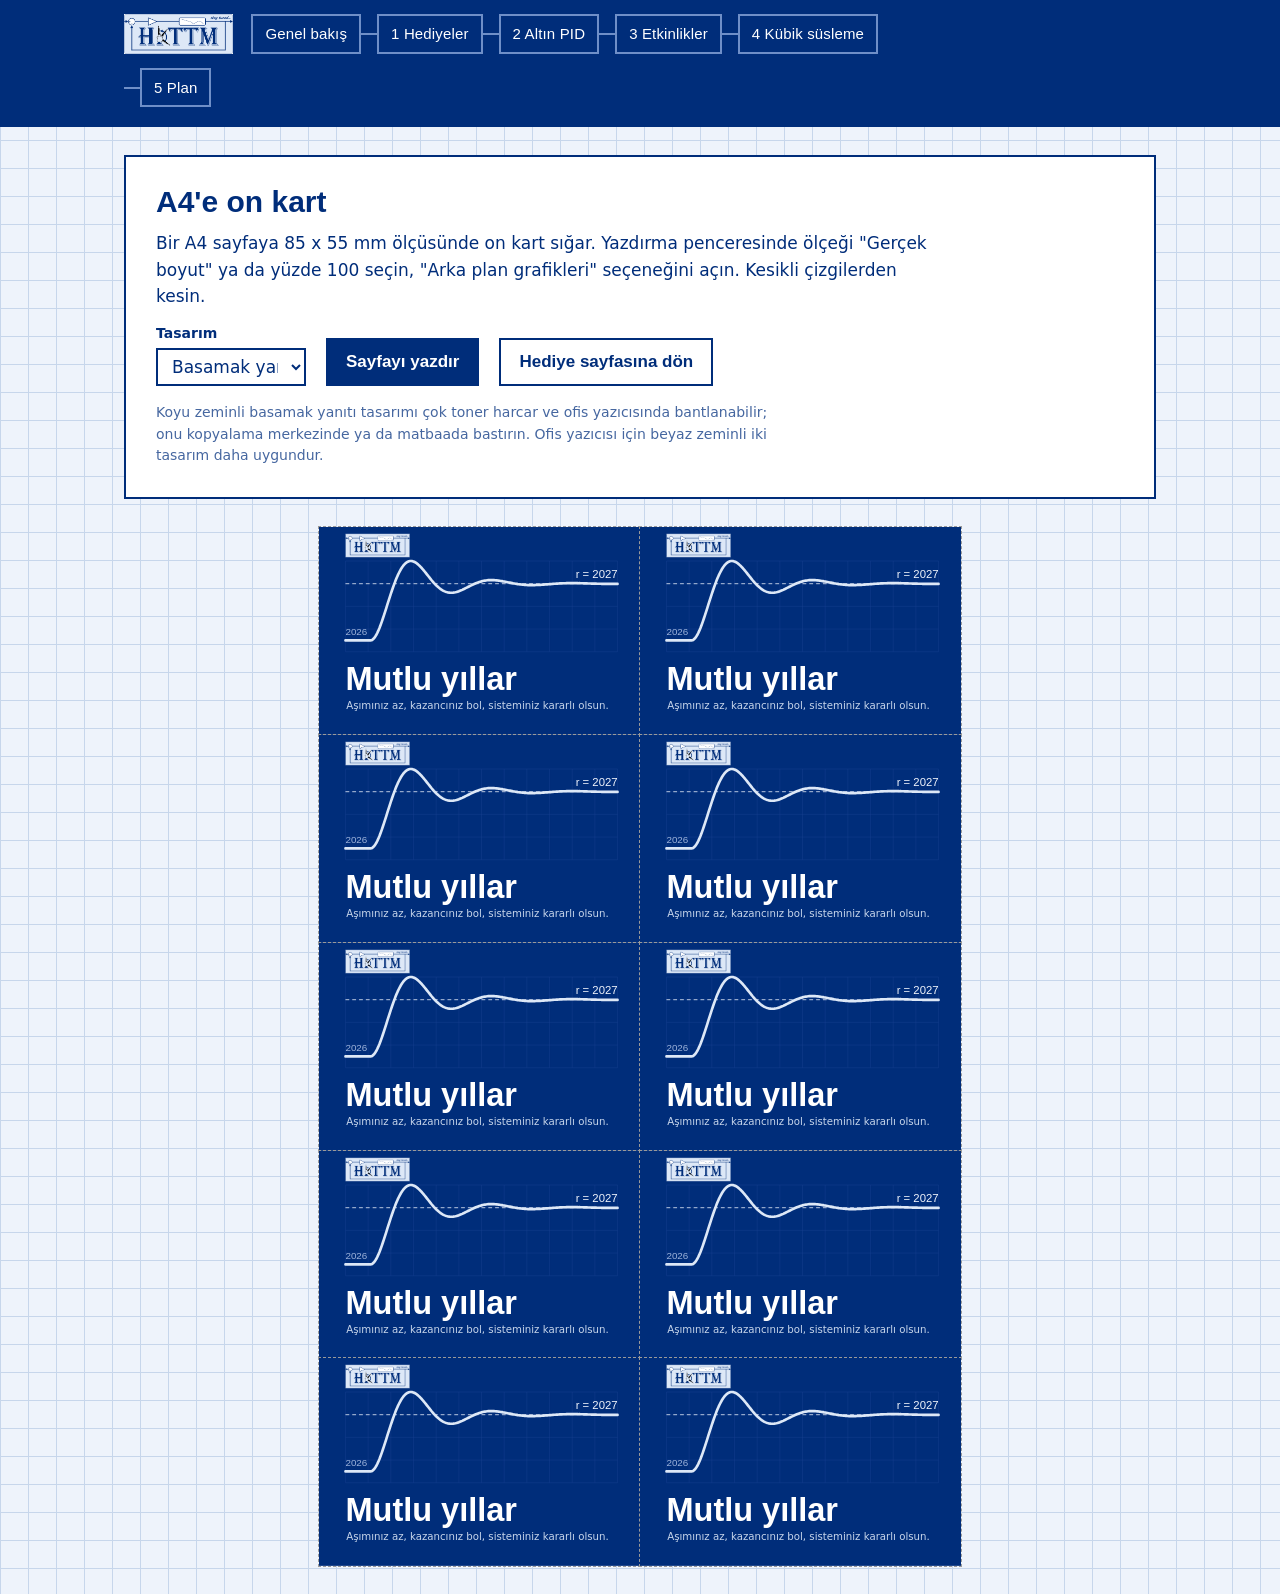
<file: kart-baski.html>
<!doctype html>
<html lang="tr">
<head>
<meta charset="utf-8">
<meta name="viewport" content="width=device-width, initial-scale=1">
<title>Mutlu yıllar kartı: A4 baskı sayfası</title>
<link rel="stylesheet" href="style.css">
<style>
  @page { size: A4 portrait; margin: 11mm 20mm; }
  .sheet {
    width: 170mm;
    display: grid;
    grid-template-columns: 85mm 85mm;
    grid-auto-rows: 55mm;
    background: #fff;
    margin: 0 auto 28px;
  }
  .sheet > div { outline: 0.2mm dashed #999; outline-offset: -0.1mm; overflow: hidden; }
  .sheet svg { width: 85mm; height: 55mm; display: block; }
  @media print {
    body { background: #fff !important; }
    .sheet { margin: 0; }
    * { -webkit-print-color-adjust: exact; print-color-adjust: exact; }
  }
</style>
</head>
<body>
<main>
<div class="wrap no-print" style="padding-top:28px">
  <section>
    <h2>A4'e on kart</h2>
    <p>Bir A4 sayfaya 85 x 55 mm ölçüsünde on kart sığar. Yazdırma penceresinde ölçeği "Gerçek boyut" ya da yüzde 100 seçin, "Arka plan grafikleri" seçeneğini açın. Kesikli çizgilerden kesin.</p>
    <div class="calc">
      <div><label for="t">Tasarım</label>
        <select id="t"><option value="a">Basamak yanıtı</option><option value="b">Blok diyagram</option><option value="c">Baston şeker şeridi</option></select>
      </div>
      <button onclick="window.print()">Sayfayı yazdır</button>
      <a class="btn" style="background:#fff;color:var(--ink)" href="1-hediye.html">Hediye sayfasına dön</a>
    </div>
    <p class="small">Koyu zeminli basamak yanıtı tasarımı çok toner harcar ve ofis yazıcısında bantlanabilir; onu kopyalama merkezinde ya da matbaada bastırın. Ofis yazıcısı için beyaz zeminli iki tasarım daha uygundur.</p>
  </section>
</div>
<div class="sheet" id="sheet"></div>
</main>
<script src="common.js"></script>
<script src="kart.js"></script>
<script>
var sel = document.getElementById("t");
var m = /[?&]t=([abc])/.exec(location.search);
if (m) sel.value = m[1];
function fill() {
  var svg = KART[sel.value](), h = "";
  for (var i = 0; i < 10; i++) h += "<div>" + svg + "</div>";
  document.getElementById("sheet").innerHTML = h;
}
sel.onchange = fill;
fill();
</script>
</body>
</html>
</file>
<file: style.css>
/* HKTTM 2026 yıl sonu: ortak stil
   Palet HKTTM logosundan: lacivert #002d7a ve buz mavisi #dde8f7. Kırmızı yalnızca uyarı içindir. */
:root {
  --paper: #eef3fb;
  --sheet: #ffffff;
  --ink: #002d7a;
  --ink-soft: #4667a0;
  --grid: #c7d6eb;
  --accent: #2f63c4;
  --accent-soft: #dde8f7;
  --berry: #c8102e;
  --berry-soft: #fbe3e7;
  --head: Bahnschrift, "DIN Alternate", "Roboto Condensed", "Arial Narrow", "Segoe UI", sans-serif;
  --body: "Segoe UI", system-ui, -apple-system, Roboto, "Helvetica Neue", Arial, sans-serif;
}

* { box-sizing: border-box; }

html { scroll-behavior: smooth; }

body {
  margin: 0;
  font-family: var(--body);
  font-size: 17px;
  line-height: 1.55;
  color: var(--ink);
  background-color: var(--paper);
  background-image:
    linear-gradient(var(--grid) 1px, transparent 1px),
    linear-gradient(90deg, var(--grid) 1px, transparent 1px);
  background-size: 28px 28px;
}

a { color: var(--accent); text-underline-offset: 3px; }
a:hover { color: var(--ink); }
:focus-visible { outline: 3px solid var(--accent); outline-offset: 2px; }

.wrap { max-width: 1080px; margin: 0 auto; padding: 0 24px; }

/* ---- Blok diyagramı gezinme ---- */
.loop {
  background: var(--ink);
  color: #fff;
  padding: 14px 0;
}
.loop ol {
  list-style: none;
  margin: 0;
  padding: 0;
  display: flex;
  flex-wrap: wrap;
  gap: 8px 0;
  align-items: center;
}
.loop li { display: flex; align-items: center; }
.loop .logo { height: 40px; width: auto; display: block; margin-right: 18px; }
.loop li.lg + li::before { display: none; }
.loop li + li::before {
  content: "";
  width: 16px;
  height: 2px;
  background: #6f8fc8;
}
.loop a {
  display: block;
  padding: 6px 12px;
  border: 2px solid #6f8fc8;
  color: #fff;
  text-decoration: none;
  font-family: var(--head);
  font-size: 15px;
  letter-spacing: 0.01em;
  white-space: nowrap;
}
.loop a:hover { border-color: var(--accent-soft); color: #fff; }
.loop a[aria-current="page"] {
  background: var(--accent-soft);
  border-color: var(--accent-soft);
  color: var(--ink);
  font-weight: 700;
}

/* ---- Başlık alanı ---- */
.top { padding-top: 44px; padding-bottom: 28px; }
.top h1 {
  font-family: var(--head);
  font-weight: 700;
  font-size: clamp(34px, 5.4vw, 60px);
  line-height: 1.02;
  letter-spacing: -0.01em;
  margin: 0 0 14px;
  max-width: 18ch;
}
.top p { max-width: 64ch; margin: 0; font-size: 19px; color: var(--ink-soft); }

/* ---- İçerik ---- */
section {
  background: var(--sheet);
  border: 2px solid var(--ink);
  padding: 28px 30px 30px;
  margin: 0 0 28px;
}
section > :last-child { margin-bottom: 0; }

h2 {
  font-family: var(--head);
  font-size: 30px;
  line-height: 1.1;
  margin: 0 0 12px;
}
h3 {
  font-family: var(--head);
  font-size: 21px;
  line-height: 1.2;
  margin: 28px 0 8px;
}
p, ul, ol { max-width: 72ch; }
p { margin: 0 0 14px; }
li { margin-bottom: 6px; }
small, .small { font-size: 14px; color: var(--ink-soft); }

/* Tablolar */
.scroll { overflow-x: auto; margin: 0 0 16px; }
table { border-collapse: collapse; width: 100%; font-size: 15.5px; }
th, td { text-align: left; padding: 9px 12px; border-bottom: 1px solid var(--grid); vertical-align: top; }
th {
  font-family: var(--head);
  font-size: 15px;
  background: var(--ink);
  color: #fff;
  border-bottom: 0;
  white-space: nowrap;
}
td.num, th.num { text-align: right; font-variant-numeric: tabular-nums; white-space: nowrap; }
tr.pick td { background: var(--accent-soft); }
tfoot td { font-weight: 700; border-top: 2px solid var(--ink); border-bottom: 0; }

/* Notlar */
.note {
  border-left: 6px solid var(--accent);
  background: var(--accent-soft);
  padding: 12px 16px;
  margin: 0 0 16px;
  max-width: 76ch;
}
.note.warn { border-color: var(--berry); background: var(--berry-soft); }
.note > :last-child { margin-bottom: 0; }

/* Etiket */
.tag {
  display: inline-block;
  font-size: 13px;
  padding: 1px 8px;
  border: 1px solid currentColor;
  border-radius: 99px;
  color: var(--ink-soft);
  white-space: nowrap;
}
.tag.ok { color: #1c6b45; }
.tag.q { color: var(--berry); }

/* İki sütunlu madde listeleri (ödüller, etkinlikler) */
.items {
  display: grid;
  grid-template-columns: repeat(auto-fill, minmax(300px, 1fr));
  gap: 0 32px;
  margin: 0 0 8px;
  padding: 0;
  list-style: none;
}
.items li {
  border-top: 1px solid var(--grid);
  padding: 12px 0;
  margin: 0;
}
.items b {
  display: block;
  font-family: var(--head);
  font-size: 19px;
  line-height: 1.2;
}
.items span { display: block; font-size: 15.5px; color: var(--ink-soft); }
.items em { font-style: normal; font-size: 14px; color: var(--accent); font-weight: 600; }

/* Form parçaları */
.calc {
  display: flex;
  flex-wrap: wrap;
  gap: 12px 20px;
  align-items: end;
  margin: 0 0 16px;
}
label { font-size: 14px; font-weight: 600; display: block; }
input[type="number"], input[type="date"], select {
  font: inherit;
  padding: 6px 10px;
  border: 2px solid var(--ink);
  background: #fff;
  color: var(--ink);
  width: 150px;
  display: block;
  margin-top: 3px;
}
button, .btn {
  font: inherit;
  font-family: var(--head);
  font-weight: 700;
  padding: 9px 18px;
  border: 2px solid var(--ink);
  background: var(--ink);
  color: #fff;
  cursor: pointer;
  text-decoration: none;
  display: inline-block;
}
button:hover, .btn:hover { background: var(--accent); border-color: var(--accent); color: #fff; }
button.ghost { background: #fff; color: var(--ink); }
button.ghost:hover { background: var(--accent-soft); border-color: var(--ink); color: var(--ink); }

.cols { display: grid; grid-template-columns: repeat(auto-fit, minmax(280px, 1fr)); gap: 8px 36px; }
.cols > div > :first-child { margin-top: 0; }

.sources li { font-size: 15px; overflow-wrap: anywhere; }

footer { padding: 8px 0 48px; font-size: 14px; color: var(--ink-soft); }

@media (max-width: 600px) {
  body { font-size: 16px; }
  section { padding: 20px 16px; }
  .wrap { padding: 0 12px; }
}

@media print {
  body { background: #fff; font-size: 11pt; }
  .loop, .no-print, footer { display: none !important; }
  section { border: 0; padding: 0; break-inside: avoid-page; }
  body.only-print-area main { display: none; }
}
@media screen { .print-area { display: none; } }
@media (prefers-reduced-motion: reduce) {
  html { scroll-behavior: auto; }
  * { animation: none !important; transition: none !important; }
}
</file>
